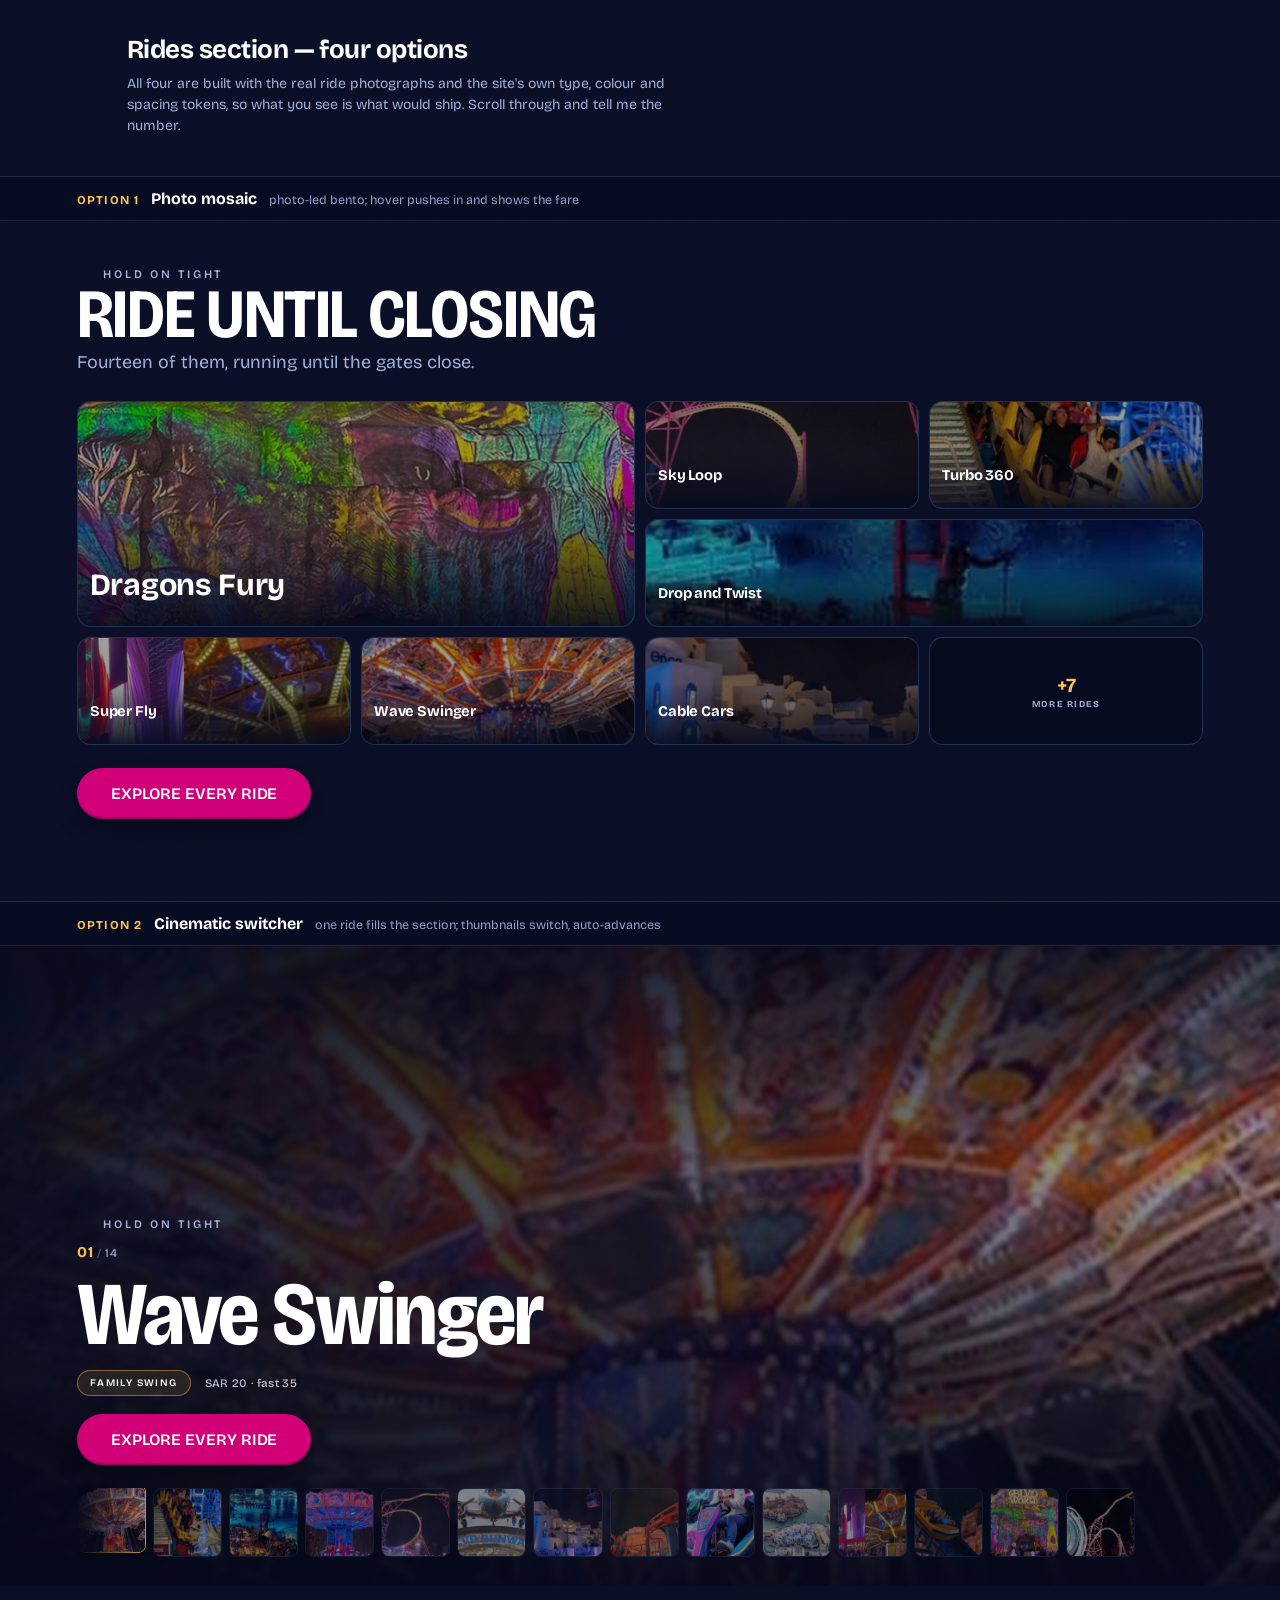
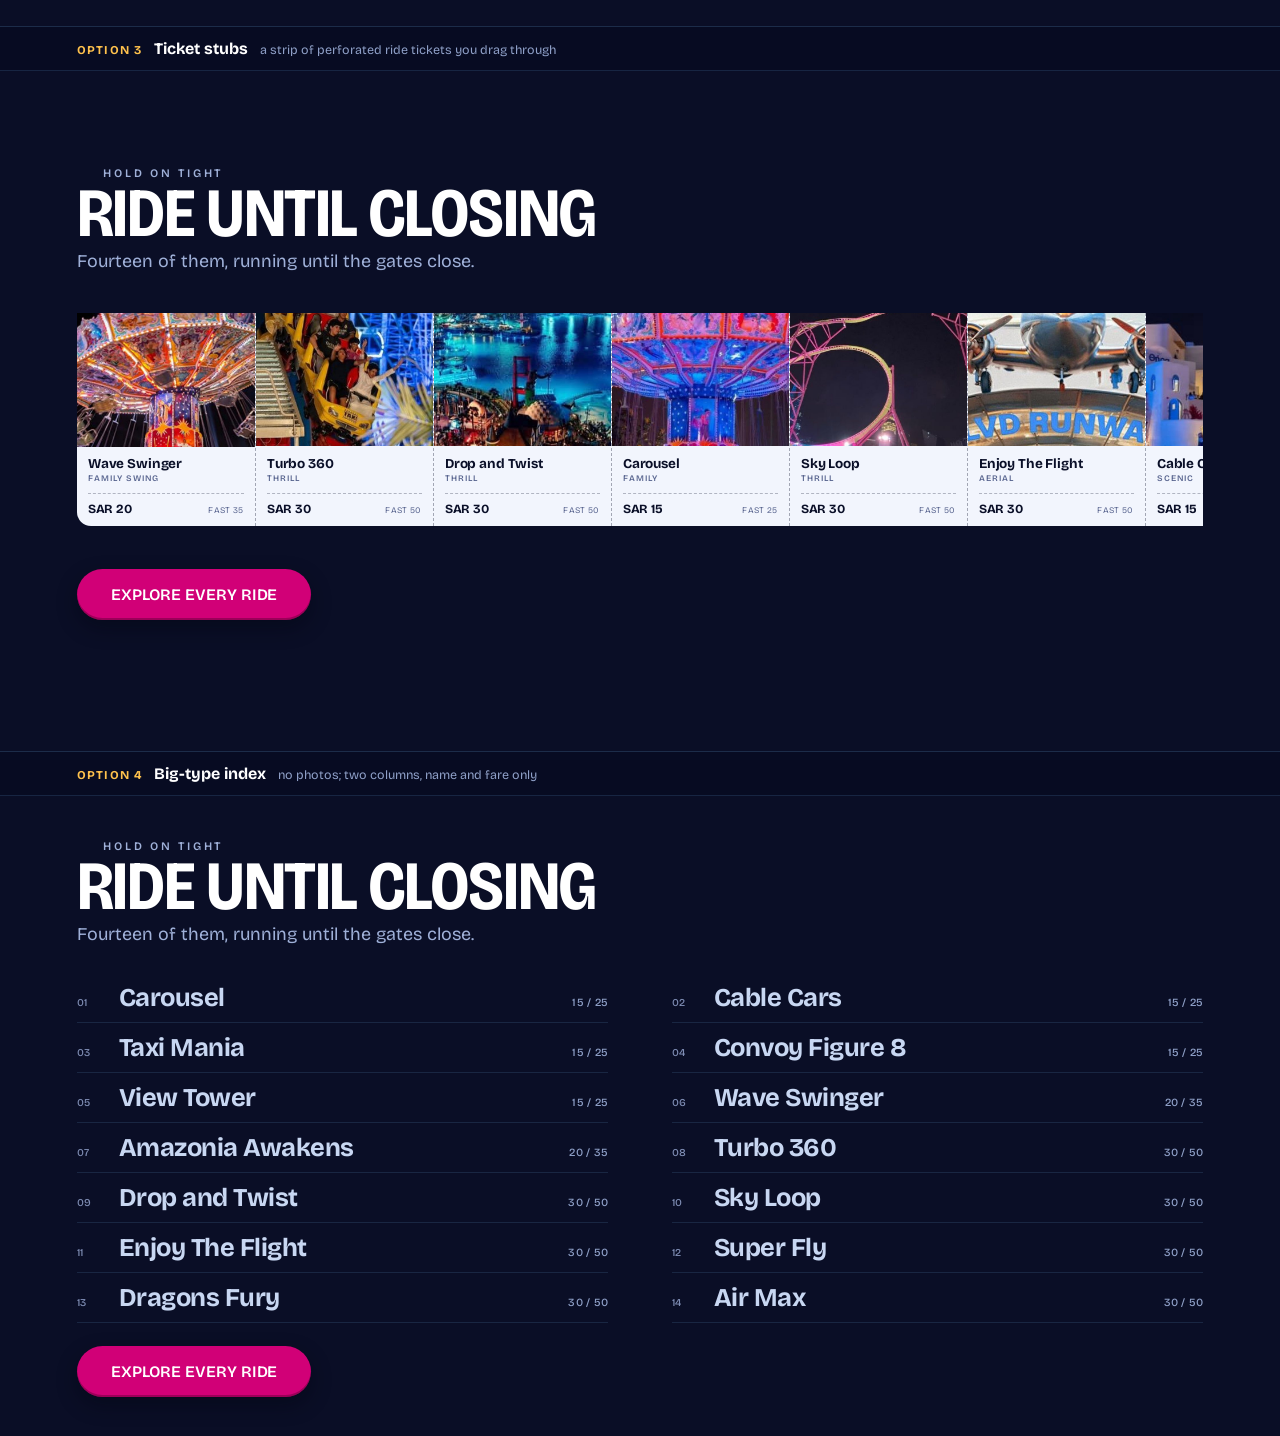
<file: rides-options.html>
<!DOCTYPE html>
<html lang="en">
<head>
<meta charset="UTF-8" />
<meta name="viewport" content="width=device-width, initial-scale=1.0" />
<title>Rides section — four options</title>
<link rel="preconnect" href="https://fonts.googleapis.com" />
<link rel="preconnect" href="https://fonts.gstatic.com" crossorigin />
<link href="https://fonts.googleapis.com/css2?family=Bricolage+Grotesque:opsz,wdth,wght@12..96,75..100,400..800&family=Instrument+Sans:wght@400;500;600;700&display=swap" rel="stylesheet" />
<link rel="stylesheet" href="css/main.css?v=372" />
<style>
  /* just the scaffolding for comparing — none of this ships.
     main.css locks html/body for the app shell, so this page unlocks them. */
  html, body { height: auto !important; overflow: visible !important; }
  body { background: #0a0e26; }
  .pick { padding: 34px var(--sec-x) 0; max-width: 1180px; margin-inline: auto; }
  .pick h1 { font-family: var(--disp); font-weight: 700; font-size: 26px; color: #fff; letter-spacing: -.02em; }
  .pick p { font-family: var(--body); color: #9fb0d8; font-size: 14px; margin-top: 8px; max-width: 62ch; line-height: 1.5; }
  .opt { position: relative; border-top: 1px solid rgba(124,196,255,.16); margin-top: 40px; }
  .opt-tag {
    position: sticky; top: 0; z-index: 40;
    display: flex; align-items: baseline; gap: 12px;
    padding: 12px var(--sec-x); background: rgba(8,12,34,.94); backdrop-filter: blur(10px);
    border-bottom: 1px solid rgba(124,196,255,.14);
  }
  .opt-tag b { font-family: var(--mono); font-size: 12px; font-weight: 700; color: var(--pick); letter-spacing: .1em; }
  .opt-tag span { font-family: var(--disp); font-weight: 700; font-size: 16px; color: #fff; }
  .opt-tag i { font-family: var(--body); font-style: normal; font-size: 12.5px; color: #8fa0c8; }
  .stage { min-height: 640px; display: grid; }
</style>
</head>
<body class="typo-body">

<div class="pick">
  <h1>Rides section — four options</h1>
  <p>All four are built with the real ride photographs and the site's own type, colour and spacing
     tokens, so what you see is what would ship. Scroll through and tell me the number.</p>
</div>

<!-- ══════════ A — PHOTO MOSAIC ══════════ -->
<section class="opt">
  <div class="opt-tag"><b>OPTION 1</b><span>Photo mosaic</span><i>photo-led bento; hover pushes in and shows the fare</i></div>
  <div class="stage">
    <section class="ridemos" id="opt-mosaic">
      <div class="rt-head">
        <p class="eyebrow"><span class="sec-num">02</span> HOLD ON TIGHT</p>
        <h2 class="sec-title">RIDE UNTIL CLOSING</h2>
        <p class="sec-sub">Fourteen of them, running until the gates close.</p>
      </div>
      <div class="rm-grid" id="rm-grid"></div>
      <div class="rt-foot">
        <a class="pill solid big-pill" href="#">EXPLORE EVERY RIDE<i class="rc-arrow"></i></a>
      </div>
    </section>
  </div>
</section>

<!-- ══════════ B — CINEMATIC SWITCHER ══════════ -->
<section class="opt">
  <div class="opt-tag"><b>OPTION 2</b><span>Cinematic switcher</span><i>one ride fills the section; thumbnails switch, auto-advances</i></div>
  <div class="stage">
    <section class="ridecine" id="opt-cine">
      <div class="rc-plates" id="rc-plates"></div>
      <div class="rc-veil"></div>
      <div class="rc-copy">
        <p class="eyebrow"><span class="sec-num">02</span> HOLD ON TIGHT</p>
        <p class="rc-idx"><b id="rc-no">01</b><i>/</i>14</p>
        <h2 class="sec-title" id="rc-name">Wave Swinger</h2>
        <p class="rc-meta"><span id="rc-kind">FAMILY SWING</span><em id="rc-fare">SAR 20 · fast 35</em></p>
        <a class="pill solid big-pill" href="#">EXPLORE EVERY RIDE<i class="rc-arrow"></i></a>
      </div>
      <div class="rc-strip" id="rc-strip"></div>
    </section>
  </div>
</section>

<!-- ══════════ C — TICKET STUBS ══════════ -->
<section class="opt">
  <div class="opt-tag"><b>OPTION 3</b><span>Ticket stubs</span><i>a strip of perforated ride tickets you drag through</i></div>
  <div class="stage">
    <section class="ridestub" id="opt-stub">
      <div class="rt-head">
        <p class="eyebrow"><span class="sec-num">02</span> HOLD ON TIGHT</p>
        <h2 class="sec-title">RIDE UNTIL CLOSING</h2>
        <p class="sec-sub">Fourteen of them, running until the gates close.</p>
      </div>
      <div class="rs-strip" id="rs-strip"></div>
      <div class="rt-foot">
        <a class="pill solid big-pill" href="#">EXPLORE EVERY RIDE<i class="rc-arrow"></i></a>
      </div>
    </section>
  </div>
</section>

<!-- ══════════ D — BIG-TYPE INDEX ══════════ -->
<section class="opt">
  <div class="opt-tag"><b>OPTION 4</b><span>Big-type index</span><i>no photos; two columns, name and fare only</i></div>
  <div class="stage">
    <section class="rideidx" id="opt-idx">
      <div class="rt-head">
        <p class="eyebrow"><span class="sec-num">02</span> HOLD ON TIGHT</p>
        <h2 class="sec-title">RIDE UNTIL CLOSING</h2>
        <p class="sec-sub">Fourteen of them, running until the gates close.</p>
      </div>
      <ol class="ri-list" id="ri-list"></ol>
      <div class="rt-foot">
        <a class="pill solid big-pill" href="#">EXPLORE EVERY RIDE<i class="rc-arrow"></i></a>
      </div>
    </section>
  </div>
</section>

<style>
/* ══════════ 1 · PHOTO MOSAIC ══════════ */
.ridemos {
  padding: var(--sec-y) var(--sec-x);
  display: grid; justify-items: center; align-content: center; gap: var(--sp-4);
}
.ridemos > * { width: 100%; max-width: min(1180px, 100%); }
.rm-grid {
  display: grid; gap: 10px;
  grid-template-columns: repeat(4, minmax(0, 1fr));
  grid-auto-rows: clamp(84px, 12vh, 118px);
}
.rm-tile {
  position: relative; display: block; overflow: hidden;
  border-radius: var(--r-md); border: var(--b-1); background: var(--s-well);
  transition: transform .5s var(--ease), border-color .5s var(--ease), box-shadow .5s var(--ease);
}
.rm-tile:nth-child(1) { grid-column: span 2; grid-row: span 2; }
.rm-tile:nth-child(4) { grid-column: span 2; }
.rm-tile img {
  position: absolute; inset: 0; width: 100%; height: 100%; object-fit: cover;
  filter: saturate(.95) brightness(.62); transition: filter .5s var(--ease), transform .7s var(--ease);
}
.rm-tile::after {
  content: ''; position: absolute; inset: 0;
  background: linear-gradient(180deg, transparent 42%, rgba(6,9,26,.9) 100%);
}
.rm-cap {
  position: absolute; left: 12px; right: 12px; bottom: 10px; z-index: 2;
  display: grid; gap: 2px;
}
.rm-cap b {
  font-family: var(--disp); font-weight: 700; color: #fff; line-height: 1.05;
  font-size: clamp(12px, 1.15vw, 15px); letter-spacing: -.01em;
}
.rm-tile:nth-child(1) .rm-cap b { font-size: clamp(20px, 2.4vw, 34px); }
.rm-cap span {
  font-family: var(--mono); font-size: 9.5px; font-weight: 500; color: rgba(226,236,255,.7);
  opacity: 0; transform: translateY(4px);
  transition: opacity .4s var(--ease), transform .4s var(--ease);
}
.rm-tile:hover { transform: translateY(-4px); border-color: var(--b-3); box-shadow: var(--sh-2); }
.rm-tile:hover img { filter: saturate(1.05) brightness(.86); transform: scale(1.05); }
.rm-tile:hover .rm-cap span { opacity: 1; transform: translateY(0); }
.rm-more {
  display: grid; place-content: center; gap: 2px; text-align: center;
  border-radius: var(--r-md); border: var(--b-2); background: var(--s-float);
  font-family: var(--disp); font-weight: 700; color: #fff;
}
.rm-more b { font-family: var(--mono); font-size: 20px; color: var(--pick); }
.rm-more span { font-family: var(--ui); font-size: 9px; letter-spacing: .14em; color: #9fb0d8; text-transform: uppercase; }

/* ══════════ 2 · CINEMATIC SWITCHER ══════════ */
.ridecine {
  position: relative; overflow: hidden; min-height: 640px;
  display: grid; align-content: end; gap: var(--sp-4);
  padding: var(--sec-y) var(--sec-x);
}
.rc-plates { position: absolute; inset: 0; }
.rc-plate { position: absolute; inset: 0; opacity: 0; transition: opacity 1s var(--ease); }
.rc-plate.on { opacity: 1; }
.rc-plate img { width: 100%; height: 100%; object-fit: cover; transform: scale(1.04); }
.rc-veil {
  position: absolute; inset: 0;
  background:
    linear-gradient(90deg, rgba(6,9,26,.94) 0%, rgba(6,9,26,.7) 46%, rgba(6,9,26,.34) 100%),
    linear-gradient(180deg, rgba(6,9,26,.7), transparent 34%, rgba(6,9,26,.92));
}
.rc-copy {
  position: relative; z-index: 2; display: grid; justify-items: start; gap: var(--sp-2);
  width: 100%; max-width: min(1180px, 100%); margin-inline: auto;
}
.rc-idx { font-family: var(--mono); font-size: 12px; color: #9fb0d8; letter-spacing: .08em; }
.rc-idx b { color: var(--pick); font-weight: 700; font-size: 15px; }
.rc-idx i { opacity: .5; padding: 0 3px; font-style: normal; }
.ridecine .sec-title { text-align: left; font-size: clamp(38px, 7vw, 92px); }
.rc-meta { display: flex; align-items: center; gap: 14px; }
.rc-meta span {
  font-family: var(--ui); font-weight: 600; font-size: 10px; letter-spacing: .14em;
  text-transform: uppercase; color: #fff;
  padding: 6px 12px; border-radius: var(--r-pill); border: var(--b-gold); background: var(--s-gold);
}
.rc-meta em {
  font-family: var(--mono); font-style: normal; font-size: 11.5px; font-weight: 500;
  color: rgba(226,236,255,.82); letter-spacing: .03em;
}
.rc-copy .pill { margin-top: 6px; }
.rc-strip {
  position: relative; z-index: 2;
  display: flex; gap: 7px; overflow-x: auto; scrollbar-width: none;
  width: 100%; max-width: min(1180px, 100%); margin-inline: auto;
}
.rc-strip::-webkit-scrollbar { display: none; }
.rc-thumb {
  position: relative; flex: none; width: clamp(48px, 5.4vw, 70px); aspect-ratio: 1;
  border-radius: var(--r-sm); overflow: hidden; cursor: pointer;
  border: 1px solid rgba(124,196,255,.2); opacity: .5;
  transition: opacity .4s var(--ease), transform .4s var(--ease), border-color .4s var(--ease);
}
.rc-thumb img { width: 100%; height: 100%; object-fit: cover; }
.rc-thumb:hover { opacity: .85; transform: translateY(-2px); }
.rc-thumb.on { opacity: 1; border-color: var(--pick); transform: translateY(-4px); box-shadow: var(--sh-1); }

/* ══════════ 3 · TICKET STUBS ══════════ */
.ridestub {
  padding: var(--sec-y) var(--sec-x);
  display: grid; justify-items: center; align-content: center; gap: var(--sp-4);
}
.ridestub > * { width: 100%; max-width: min(1180px, 100%); }
.rs-strip {
  display: flex; gap: 0; overflow-x: auto; padding: 14px 0 20px;
  scrollbar-width: none; scroll-snap-type: x proximity;
}
.rs-strip::-webkit-scrollbar { display: none; }
.rs-stub {
  position: relative; flex: none; scroll-snap-align: center;
  width: clamp(132px, 15vw, 178px);
  display: grid; grid-template-rows: 1fr auto auto;
  background: #f2f5fd; color: #0a0f28; cursor: pointer;
  transition: transform .45s var(--ease), box-shadow .45s var(--ease);
  /* the perforation between stubs */
  border-left: 1.5px dashed rgba(10,15,40,.34);
}
.rs-stub:first-child { border-left: 0; border-radius: var(--r-md) 0 0 var(--r-md); }
.rs-stub:last-child  { border-radius: 0 var(--r-md) var(--r-md) 0; }
.rs-shot { position: relative; overflow: hidden; aspect-ratio: 4/3; background: #0a0f28; }
.rs-shot img { width: 100%; height: 100%; object-fit: cover; }
.rs-body { padding: 9px 11px 4px; display: grid; gap: 2px; }
.rs-body b { font-family: var(--disp); font-weight: 700; font-size: 13.5px; line-height: 1.12; letter-spacing: -.01em; }
.rs-body span { font-family: var(--ui); font-size: 8.5px; font-weight: 600; letter-spacing: .12em; text-transform: uppercase; color: #5a6690; }
.rs-foot {
  margin: 6px 11px 10px; padding-top: 7px; border-top: 1px dashed rgba(10,15,40,.28);
  display: flex; align-items: baseline; justify-content: space-between;
}
.rs-foot em { font-family: var(--mono); font-style: normal; font-weight: 700; font-size: 12.5px; letter-spacing: -.02em; }
.rs-foot i { font-family: var(--mono); font-style: normal; font-size: 8.5px; color: #5a6690; letter-spacing: .04em; }
.rs-stub:hover { transform: translateY(-9px) rotate(-1deg); box-shadow: var(--sh-3); z-index: 3; }
.rs-hint { font-family: var(--mono); font-size: 10px; color: #8fa0c8; letter-spacing: .1em; text-align: center; }

/* ══════════ 4 · BIG-TYPE INDEX ══════════ */
.rideidx {
  padding: var(--sec-y) var(--sec-x);
  display: grid; justify-items: center; align-content: center; gap: var(--sp-4);
}
.rideidx > * { width: 100%; max-width: min(1180px, 100%); }
.ri-list {
  list-style: none; margin: 0; padding: 0;
  display: grid; grid-template-columns: repeat(2, minmax(0, 1fr)); column-gap: clamp(28px, 5vw, 72px);
}
.ri-row {
  display: grid; grid-template-columns: 30px 1fr auto; align-items: baseline; gap: 12px;
  padding: 9px 0; border-bottom: 1px solid rgba(124,196,255,.13);
  cursor: pointer; transition: border-color .35s var(--ease);
}
.ri-row:hover { border-color: rgba(255,194,77,.5); }
.ri-no { font-family: var(--mono); font-size: 10.5px; font-weight: 500; color: #7f8db4; }
.ri-name {
  font-family: var(--disp); font-weight: 700; font-size: clamp(17px, 2vw, 26px);
  letter-spacing: -.02em; color: #c8d7f2; transition: color .35s var(--ease);
}
.ri-row:hover .ri-name { color: #fff; }
.ri-fare { font-family: var(--mono); font-size: 11px; font-weight: 500; color: #8fa0c8; letter-spacing: .02em; }
.ri-row:hover .ri-fare { color: var(--pick); }
@media (max-width: 720px) { .ri-list { grid-template-columns: minmax(0, 1fr); } .rm-grid { grid-template-columns: repeat(2, minmax(0,1fr)); } }
</style>

<script src="js/data.js?v=372"></script>
<script>
(function () {
  const R = window.WBK.rides;
  const HEAT = { THRILL: 3, AERIAL: 3, ADVENTURE: 2, "FAMILY SWING": 2, FAMILY: 1, SCENIC: 1 };

  /* 1 — mosaic: the seven biggest names get a tile, the rest a counter */
  const FEATURE = ["Dragons Fury", "Sky Loop", "Turbo 360", "Drop and Twist", "Super Fly", "Wave Swinger", "Cable Cars"];
  const feat = FEATURE.map((n) => R.find((r) => r.name === n)).filter(Boolean);
  document.getElementById("rm-grid").innerHTML =
    feat.map((r) => `
      <a class="rm-tile" href="#">
        <img src="img/rides/${r.img}" alt="${r.name}" loading="lazy">
        <span class="rm-cap"><b>${r.name}</b><span>SAR ${r.reg} · fast ${r.fast}</span></span>
      </a>`).join("") +
    `<a class="rm-more" href="#"><b>+${R.length - feat.length}</b><span>more rides</span></a>`;

  /* 2 — cinematic switcher */
  const plates = document.getElementById("rc-plates");
  const strip = document.getElementById("rc-strip");
  plates.innerHTML = R.map((r, i) => `
    <div class="rc-plate${i ? "" : " on"}"><img src="img/rides/${r.img}" alt="" loading="${i ? "lazy" : "eager"}"></div>`).join("");
  strip.innerHTML = R.map((r, i) => `
    <button class="rc-thumb${i ? "" : " on"}" data-i="${i}" aria-label="${r.name}">
      <img src="img/rides/${r.img}" alt="" loading="lazy"></button>`).join("");
  const pl = [...plates.children], th = [...strip.children];
  const no = document.getElementById("rc-no"), nm = document.getElementById("rc-name");
  const kd = document.getElementById("rc-kind"), fa = document.getElementById("rc-fare");
  let ci = 0, timer = null;
  function goCine(i) {
    ci = (i + R.length) % R.length;
    const r = R[ci];
    pl.forEach((p, n) => p.classList.toggle("on", n === ci));
    th.forEach((t, n) => t.classList.toggle("on", n === ci));
    no.textContent = String(ci + 1).padStart(2, "0");
    nm.textContent = r.name; kd.textContent = r.kind;
    fa.textContent = `SAR ${r.reg} · fast ${r.fast}`;
    th[ci].scrollIntoView({ inline: "center", block: "nearest", behavior: "smooth" });
  }
  strip.addEventListener("click", (e) => {
    const t = e.target.closest(".rc-thumb");
    if (t) { clearInterval(timer); goCine(+t.dataset.i); }
  });
  timer = setInterval(() => goCine(ci + 1), 3800);

  /* 3 — ticket stubs */
  document.getElementById("rs-strip").innerHTML = R.map((r) => `
    <div class="rs-stub">
      <span class="rs-shot"><img src="img/rides/${r.img}" alt="" loading="lazy"></span>
      <div class="rs-body"><b>${r.name}</b><span>${r.kind}</span></div>
      <div class="rs-foot"><em>SAR ${r.reg}</em><i>FAST ${r.fast}</i></div>
    </div>`).join("");

  /* 4 — big-type index, sorted gentlest first */
  const sorted = [...R].sort((a, b) => (HEAT[a.kind] || 2) - (HEAT[b.kind] || 2));
  document.getElementById("ri-list").innerHTML = sorted.map((r, i) => `
    <li class="ri-row">
      <span class="ri-no">${String(i + 1).padStart(2, "0")}</span>
      <span class="ri-name">${r.name}</span>
      <span class="ri-fare">${r.reg} / ${r.fast}</span>
    </li>`).join("");
})();
</script>
</body>
</html>
</file>
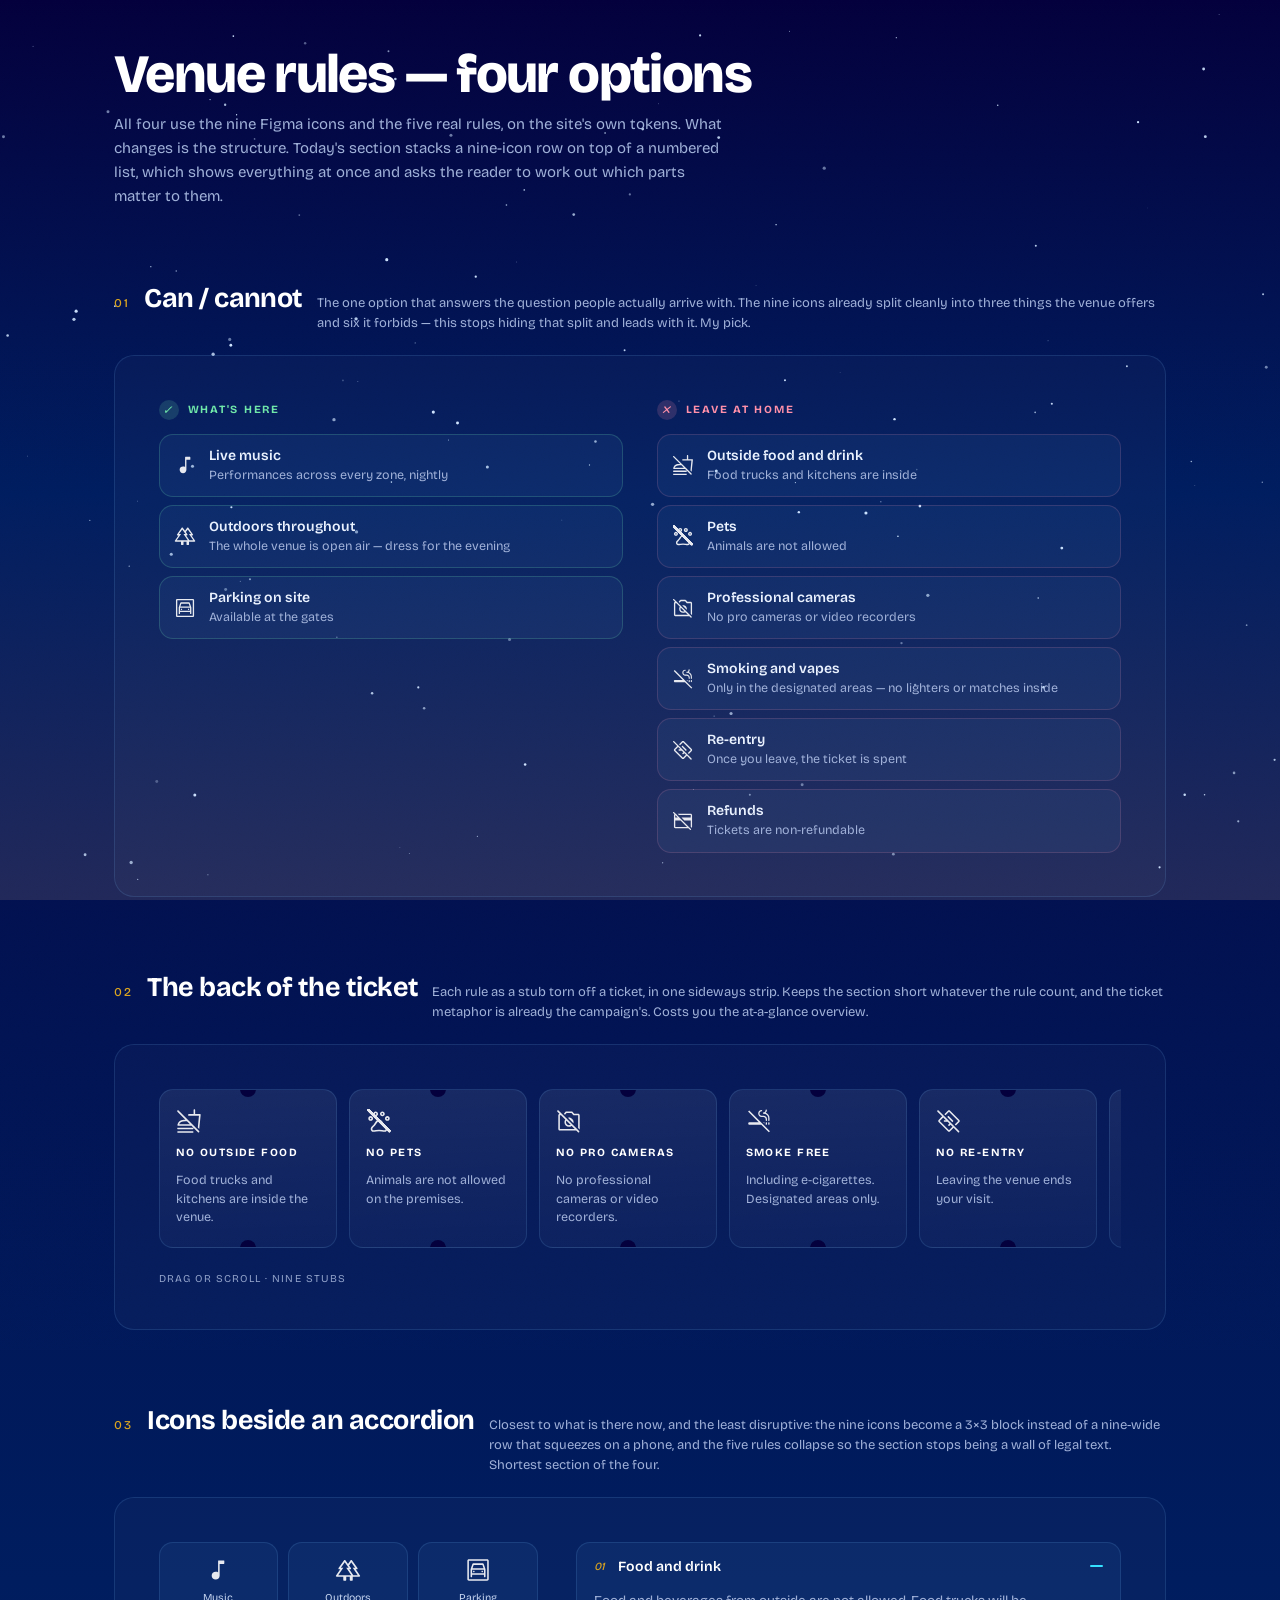
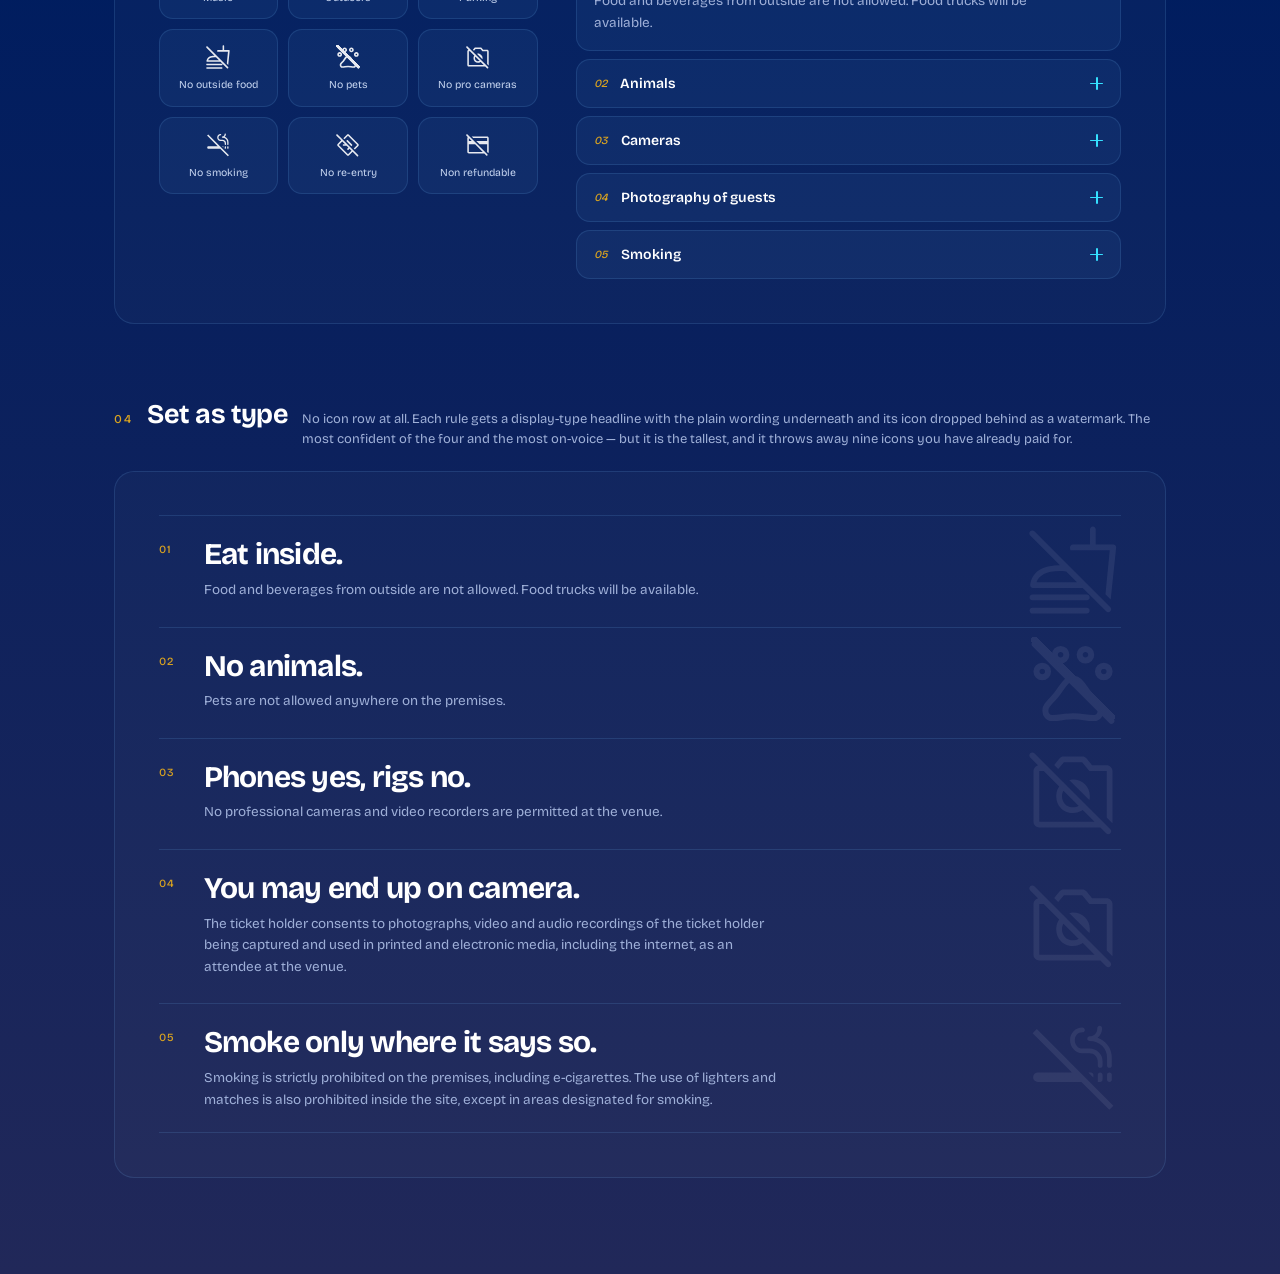
<file: rules-options.html>
<!DOCTYPE html>
<html lang="en">
<head>
<meta charset="UTF-8" />
<meta name="viewport" content="width=device-width, initial-scale=1.0" />
<title>Venue rules — four options</title>
<link rel="preconnect" href="https://fonts.googleapis.com" />
<link rel="preconnect" href="https://fonts.gstatic.com" crossorigin />
<link href="https://fonts.googleapis.com/css2?family=Bricolage+Grotesque:opsz,wdth,wght@12..96,75..100,400..800&family=Instrument+Sans:wght@400;500;600;700&display=swap" rel="stylesheet" />
<!-- the site's own tokens, so what is on this page is what would land -->
<link rel="stylesheet" href="css/main.css?v=525" />
<style>
  /* ── the page this comparison sits on ─────────────────────────────────────
     Not a design, just a rig: each option gets a full-width bay, a number, a
     name, and a line on what it is actually for. Everything inside a bay is
     built from the site's tokens and the real nine icons and five rules, so the
     comparison is between designs rather than between mock-ups. */
  /* main.css locks the page: `html, body { height: 100%; overflow: hidden }`, because
     the site scrolls inside #view-home rather than in the document. This page has no
     #view-home, so it has to hand scrolling back to the document or nothing below the
     first screen can be reached. */
  html, body { height: auto; overflow: visible; }
  body { background: var(--page-bg); min-height: 100vh; }
  /* #stars-page is fixed with z-index: 0 and an opaque background, and a positioned
     element paints above static in-flow content whatever the source order — which is
     why every section in index.html carries z-index: 11. This needs the same. */
  .rig {
    position: relative; z-index: 11;
    max-width: 1180px; margin: 0 auto; padding: 48px 5vw 96px; display: grid; gap: 74px;
  }
  .rig-head { display: grid; gap: 10px; }
  .rig-head h1 {
    font-family: var(--disp); font-weight: 800; font-size: clamp(30px, 5vw, 54px);
    letter-spacing: -.03em; line-height: 1; color: #fff;
  }
  .rig-head p { max-width: 62ch; color: var(--dim); font-size: 15px; line-height: 1.6; }
  .bay { display: grid; gap: 22px; }
  .bay-top { display: flex; align-items: baseline; gap: 14px; flex-wrap: wrap; }
  .bay-no {
    font-family: var(--mono); font-size: 12px; font-weight: 500; letter-spacing: .18em;
    color: var(--logo-gold);
  }
  .bay-name {
    font-family: var(--disp); font-weight: 700; font-size: clamp(19px, 2.4vw, 27px);
    letter-spacing: -.02em; color: #fff;
  }
  .bay-why { flex: 1 1 24ch; min-width: 22ch; font-size: 13px; line-height: 1.55; color: var(--dim); }
  .bay-body {
    padding: clamp(22px, 3.4vw, 44px);
    border-radius: var(--r-lg); border: var(--b-1); background: rgba(255, 255, 255, .022);
  }

  /* ══ 1 · SPLIT: WHAT YOU CAN, WHAT YOU CANNOT ══ */
  .sp { display: grid; gap: clamp(18px, 2.6vw, 34px); grid-template-columns: repeat(auto-fit, minmax(280px, 1fr)); }
  .sp-col { display: grid; gap: 14px; align-content: start; }
  .sp-cap {
    display: flex; align-items: center; gap: 9px;
    font-family: var(--ui); font-size: 11px; font-weight: 700; letter-spacing: .16em;
    text-transform: uppercase;
  }
  .sp-cap i {
    display: grid; place-items: center; width: 20px; height: 20px; border-radius: 50%;
    font-size: 12px; font-weight: 700;
  }
  .sp-yes .sp-cap { color: #6ee7a8; }
  .sp-yes .sp-cap i { background: rgba(110, 231, 168, .16); color: #6ee7a8; }
  .sp-no .sp-cap { color: #ff8fa8; }
  .sp-no .sp-cap i { background: rgba(255, 143, 168, .16); color: #ff8fa8; }
  .sp-items { list-style: none; margin: 0; padding: 0; display: grid; gap: 8px; }
  .sp-items li {
    display: flex; align-items: center; gap: 13px;
    padding: 12px 14px; border-radius: var(--r-md);
    background: var(--s-well); border: var(--b-1);
  }
  .sp-yes .sp-items li { border-color: rgba(110, 231, 168, .2); }
  .sp-no .sp-items li { border-color: rgba(255, 143, 168, .16); }
  .sp-items img { width: 22px; height: 22px; filter: brightness(0) invert(1); opacity: .9; flex: none; }
  .sp-items b { font-family: var(--body); font-weight: 600; font-size: 14px; color: #eaf2ff; }
  .sp-items span { font-size: 12.5px; line-height: 1.45; color: var(--dim); }
  .sp-items div { display: grid; gap: 2px; min-width: 0; }

  /* ══ 2 · THE BACK OF THE TICKET ══
     Named stub-*, because main.css already owns the whole tk-* namespace for the
     package cards and it is loaded before this — the first pass used tk-stub, which
     main.css also defines, and the strip collapsed. */
  .stubs { display: grid; gap: 16px; }
  .stub-strip {
    display: flex; gap: 12px; overflow-x: auto; padding-bottom: 8px;
    scrollbar-width: thin; scroll-snap-type: x proximity;
  }
  .stub {
    flex: 0 0 auto; width: 178px; scroll-snap-align: start;
    display: grid; gap: 12px; align-content: start;
    padding: 18px 16px 20px; border-radius: var(--r-md);
    background: linear-gradient(178deg, rgba(255, 255, 255, .07), rgba(255, 255, 255, .028));
    border: var(--b-1);
    /* the notch, so it reads as a stub torn off a ticket */
    position: relative; overflow: hidden;
  }
  .stub::before, .stub::after {
    content: ''; position: absolute; left: 50%; width: 16px; height: 16px;
    border-radius: 50%; background: var(--logo-1); transform: translateX(-50%);
  }
  .stub::before { top: -9px; }
  .stub::after { bottom: -9px; }
  .stub img { width: 26px; height: 26px; filter: brightness(0) invert(1); opacity: .9; }
  .stub b {
    font-family: var(--ui); font-size: 11px; font-weight: 700; letter-spacing: .13em;
    text-transform: uppercase; color: #fff;
  }
  .stub p { margin: 0; font-size: 12.5px; line-height: 1.5; color: var(--dim); }
  .stub-note {
    font-family: var(--mono); font-size: 10.5px; letter-spacing: .1em;
    text-transform: uppercase; color: #8fa0c8;
  }

  /* ══ 3 · ICON GRID BESIDE AN ACCORDION ══ */
  .ac { display: grid; gap: clamp(20px, 3vw, 40px); grid-template-columns: minmax(220px, .82fr) minmax(300px, 1.18fr); }
  @media (max-width: 780px) { .ac { grid-template-columns: minmax(0, 1fr); } }
  .ac-grid {
    list-style: none; margin: 0; padding: 0;
    display: grid; grid-template-columns: repeat(3, minmax(0, 1fr)); gap: 10px;
    align-content: start;
  }
  .ac-grid li {
    display: grid; justify-items: center; gap: 8px; text-align: center;
    padding: 14px 7px; border-radius: var(--r-md);
    background: var(--s-well); border: var(--b-1);
  }
  .ac-grid img { width: 26px; height: 26px; filter: brightness(0) invert(1); opacity: .9; }
  .ac-grid span { font-size: 10.5px; line-height: 1.3; color: #c8d7f2; }
  .ac-rules { display: grid; gap: 8px; align-content: start; }
  .ac-item { border-radius: var(--r-md); background: var(--s-well); border: var(--b-1); overflow: hidden; }
  .ac-item summary {
    display: flex; align-items: center; gap: 13px; cursor: pointer; list-style: none;
    padding: 15px 17px;
    font-family: var(--body); font-weight: 600; font-size: 14px; color: #fff;
  }
  .ac-item summary::-webkit-details-marker { display: none; }
  .ac-item summary i {
    flex: none; font-family: var(--mono); font-size: 11px; font-weight: 500;
    color: var(--logo-gold);
  }
  .ac-item summary b { flex: 1; font-weight: 600; }
  .ac-item summary em {
    flex: none; width: 13px; height: 13px; position: relative;
  }
  .ac-item summary em::before, .ac-item summary em::after {
    content: ''; position: absolute; inset: 0; margin: auto;
    background: var(--cyan); border-radius: 1px;
  }
  .ac-item summary em::before { width: 100%; height: 1.6px; }
  .ac-item summary em::after { width: 1.6px; height: 100%; transition: opacity .25s; }
  .ac-item[open] summary em::after { opacity: 0; }
  .ac-item p { margin: 0; padding: 0 44px 16px 17px; font-size: 13.5px; line-height: 1.65; color: var(--dim); }

  /* ══ 4 · THE RULES SET AS TYPE ══ */
  .ed { display: grid; gap: 4px; }
  .ed-row {
    position: relative; display: grid; gap: 10px;
    grid-template-columns: auto minmax(0, 1fr);
    align-items: start;
    padding: 22px 0; border-top: var(--b-1);
  }
  .ed-row:last-child { border-bottom: var(--b-1); }
  .ed-no {
    font-family: var(--mono); font-size: 11px; font-weight: 500; letter-spacing: .12em;
    color: var(--logo-gold); padding-top: 5px; min-width: 3.2em;
  }
  .ed-txt { display: grid; gap: 7px; }
  .ed-txt b {
    font-family: var(--disp); font-weight: 700; font-size: clamp(19px, 2.5vw, 30px);
    letter-spacing: -.025em; line-height: 1.12; color: #fff;
  }
  .ed-txt span { font-size: 13.5px; line-height: 1.6; color: var(--dim); max-width: 64ch; }
  /* the icon sits behind the words, large and quiet, so it reads as a mark on the
     page rather than a bullet beside it */
  .ed-row img {
    position: absolute; right: 0; top: 50%; transform: translateY(-50%);
    width: clamp(54px, 8vw, 96px); height: auto;
    filter: brightness(0) invert(1); opacity: .07; pointer-events: none;
  }
</style>
</head>
<body class="typo-body">
<canvas id="stars-page" class="stars page-sky" aria-hidden="true"></canvas>

<div class="rig">
  <header class="rig-head">
    <h1>Venue rules — four options</h1>
    <p>All four use the nine Figma icons and the five real rules, on the site's own
      tokens. What changes is the structure. Today's section stacks a nine-icon row
      on top of a numbered list, which shows everything at once and asks the reader
      to work out which parts matter to them.</p>
  </header>

  <!-- ─────────────────────────── 1 ─────────────────────────── -->
  <section class="bay">
    <div class="bay-top">
      <span class="bay-no">01</span>
      <h2 class="bay-name">Can / cannot</h2>
      <p class="bay-why">The one option that answers the question people actually
        arrive with. The nine icons already split cleanly into three things the venue
        offers and six it forbids — this stops hiding that split and leads with it.
        My pick.</p>
    </div>
    <div class="bay-body">
      <div class="sp">
        <div class="sp-col sp-yes">
          <p class="sp-cap"><i>✓</i>What's here</p>
          <ul class="sp-items">
            <li><img src="img/rules/music-note.svg" alt="" /><div><b>Live music</b><span>Performances across every zone, nightly</span></div></li>
            <li><img src="img/rules/forest.svg" alt="" /><div><b>Outdoors throughout</b><span>The whole venue is open air — dress for the evening</span></div></li>
            <li><img src="img/rules/garage.svg" alt="" /><div><b>Parking on site</b><span>Available at the gates</span></div></li>
          </ul>
        </div>
        <div class="sp-col sp-no">
          <p class="sp-cap"><i>✕</i>Leave at home</p>
          <ul class="sp-items">
            <li><img src="img/rules/no-food.svg" alt="" /><div><b>Outside food and drink</b><span>Food trucks and kitchens are inside</span></div></li>
            <li><img src="img/rules/pets.svg" alt="" /><div><b>Pets</b><span>Animals are not allowed</span></div></li>
            <li><img src="img/rules/no-photography.svg" alt="" /><div><b>Professional cameras</b><span>No pro cameras or video recorders</span></div></li>
            <li><img src="img/rules/smoke-free.svg" alt="" /><div><b>Smoking and vapes</b><span>Only in the designated areas — no lighters or matches inside</span></div></li>
            <li><img src="img/rules/no-reentry.svg" alt="" /><div><b>Re-entry</b><span>Once you leave, the ticket is spent</span></div></li>
            <li><img src="img/rules/non-refundable.svg" alt="" /><div><b>Refunds</b><span>Tickets are non-refundable</span></div></li>
          </ul>
        </div>
      </div>
    </div>
  </section>

  <!-- ─────────────────────────── 2 ─────────────────────────── -->
  <section class="bay">
    <div class="bay-top">
      <span class="bay-no">02</span>
      <h2 class="bay-name">The back of the ticket</h2>
      <p class="bay-why">Each rule as a stub torn off a ticket, in one sideways
        strip. Keeps the section short whatever the rule count, and the ticket
        metaphor is already the campaign's. Costs you the at-a-glance overview.</p>
    </div>
    <div class="bay-body">
      <div class="stubs">
        <div class="stub-strip">
          <div class="stub"><img src="img/rules/no-food.svg" alt="" /><b>No outside food</b><p>Food trucks and kitchens are inside the venue.</p></div>
          <div class="stub"><img src="img/rules/pets.svg" alt="" /><b>No pets</b><p>Animals are not allowed on the premises.</p></div>
          <div class="stub"><img src="img/rules/no-photography.svg" alt="" /><b>No pro cameras</b><p>No professional cameras or video recorders.</p></div>
          <div class="stub"><img src="img/rules/smoke-free.svg" alt="" /><b>Smoke free</b><p>Including e-cigarettes. Designated areas only.</p></div>
          <div class="stub"><img src="img/rules/no-reentry.svg" alt="" /><b>No re-entry</b><p>Leaving the venue ends your visit.</p></div>
          <div class="stub"><img src="img/rules/non-refundable.svg" alt="" /><b>Non refundable</b><p>Tickets cannot be refunded once bought.</p></div>
          <div class="stub"><img src="img/rules/garage.svg" alt="" /><b>Parking</b><p>Parking is available at the gates.</p></div>
          <div class="stub"><img src="img/rules/forest.svg" alt="" /><b>Open air</b><p>The venue is outdoors from end to end.</p></div>
          <div class="stub"><img src="img/rules/music-note.svg" alt="" /><b>Live music</b><p>Performances run nightly in every zone.</p></div>
        </div>
        <p class="stub-note">Drag or scroll · nine stubs</p>
      </div>
    </div>
  </section>

  <!-- ─────────────────────────── 3 ─────────────────────────── -->
  <section class="bay">
    <div class="bay-top">
      <span class="bay-no">03</span>
      <h2 class="bay-name">Icons beside an accordion</h2>
      <p class="bay-why">Closest to what is there now, and the least disruptive: the
        nine icons become a 3&#215;3 block instead of a nine-wide row that squeezes on
        a phone, and the five rules collapse so the section stops being a wall of
        legal text. Shortest section of the four.</p>
    </div>
    <div class="bay-body">
      <div class="ac">
        <ul class="ac-grid">
          <li><img src="img/rules/music-note.svg" alt="" /><span>Music</span></li>
          <li><img src="img/rules/forest.svg" alt="" /><span>Outdoors</span></li>
          <li><img src="img/rules/garage.svg" alt="" /><span>Parking</span></li>
          <li><img src="img/rules/no-food.svg" alt="" /><span>No outside food</span></li>
          <li><img src="img/rules/pets.svg" alt="" /><span>No pets</span></li>
          <li><img src="img/rules/no-photography.svg" alt="" /><span>No pro cameras</span></li>
          <li><img src="img/rules/smoke-free.svg" alt="" /><span>No smoking</span></li>
          <li><img src="img/rules/no-reentry.svg" alt="" /><span>No re-entry</span></li>
          <li><img src="img/rules/non-refundable.svg" alt="" /><span>Non refundable</span></li>
        </ul>
        <div class="ac-rules">
          <details class="ac-item" open>
            <summary><i>01</i><b>Food and drink</b><em></em></summary>
            <p>Food and beverages from outside are not allowed. Food trucks will be available.</p>
          </details>
          <details class="ac-item">
            <summary><i>02</i><b>Animals</b><em></em></summary>
            <p>Animals are not allowed.</p>
          </details>
          <details class="ac-item">
            <summary><i>03</i><b>Cameras</b><em></em></summary>
            <p>No professional cameras and video recorders are permitted at the venue.</p>
          </details>
          <details class="ac-item">
            <summary><i>04</i><b>Photography of guests</b><em></em></summary>
            <p>The ticket holder consents to photographs, video and audio recordings of the
              ticket holder being captured and used in printed and electronic media,
              including the internet, as an attendee at the venue.</p>
          </details>
          <details class="ac-item">
            <summary><i>05</i><b>Smoking</b><em></em></summary>
            <p>Smoking is strictly prohibited on the premises, including e-cigarettes. The
              use of lighters and matches is also prohibited inside the site, except in
              areas designated for smoking.</p>
          </details>
        </div>
      </div>
    </div>
  </section>

  <!-- ─────────────────────────── 4 ─────────────────────────── -->
  <section class="bay">
    <div class="bay-top">
      <span class="bay-no">04</span>
      <h2 class="bay-name">Set as type</h2>
      <p class="bay-why">No icon row at all. Each rule gets a display-type headline
        with the plain wording underneath and its icon dropped behind as a watermark.
        The most confident of the four and the most on-voice — but it is the tallest,
        and it throws away nine icons you have already paid for.</p>
    </div>
    <div class="bay-body">
      <div class="ed">
        <div class="ed-row">
          <span class="ed-no">01</span>
          <div class="ed-txt"><b>Eat inside.</b><span>Food and beverages from outside are not allowed. Food trucks will be available.</span></div>
          <img src="img/rules/no-food.svg" alt="" />
        </div>
        <div class="ed-row">
          <span class="ed-no">02</span>
          <div class="ed-txt"><b>No animals.</b><span>Pets are not allowed anywhere on the premises.</span></div>
          <img src="img/rules/pets.svg" alt="" />
        </div>
        <div class="ed-row">
          <span class="ed-no">03</span>
          <div class="ed-txt"><b>Phones yes, rigs no.</b><span>No professional cameras and video recorders are permitted at the venue.</span></div>
          <img src="img/rules/no-photography.svg" alt="" />
        </div>
        <div class="ed-row">
          <span class="ed-no">04</span>
          <div class="ed-txt"><b>You may end up on camera.</b><span>The ticket holder consents to photographs, video and audio recordings of the ticket holder being captured and used in printed and electronic media, including the internet, as an attendee at the venue.</span></div>
          <img src="img/rules/no-photography.svg" alt="" />
        </div>
        <div class="ed-row">
          <span class="ed-no">05</span>
          <div class="ed-txt"><b>Smoke only where it says so.</b><span>Smoking is strictly prohibited on the premises, including e-cigarettes. The use of lighters and matches is also prohibited inside the site, except in areas designated for smoking.</span></div>
          <img src="img/rules/smoke-free.svg" alt="" />
        </div>
      </div>
    </div>
  </section>
</div>

<script src="js/scene.js?v=525"></script>
</body>
</html>
</file>
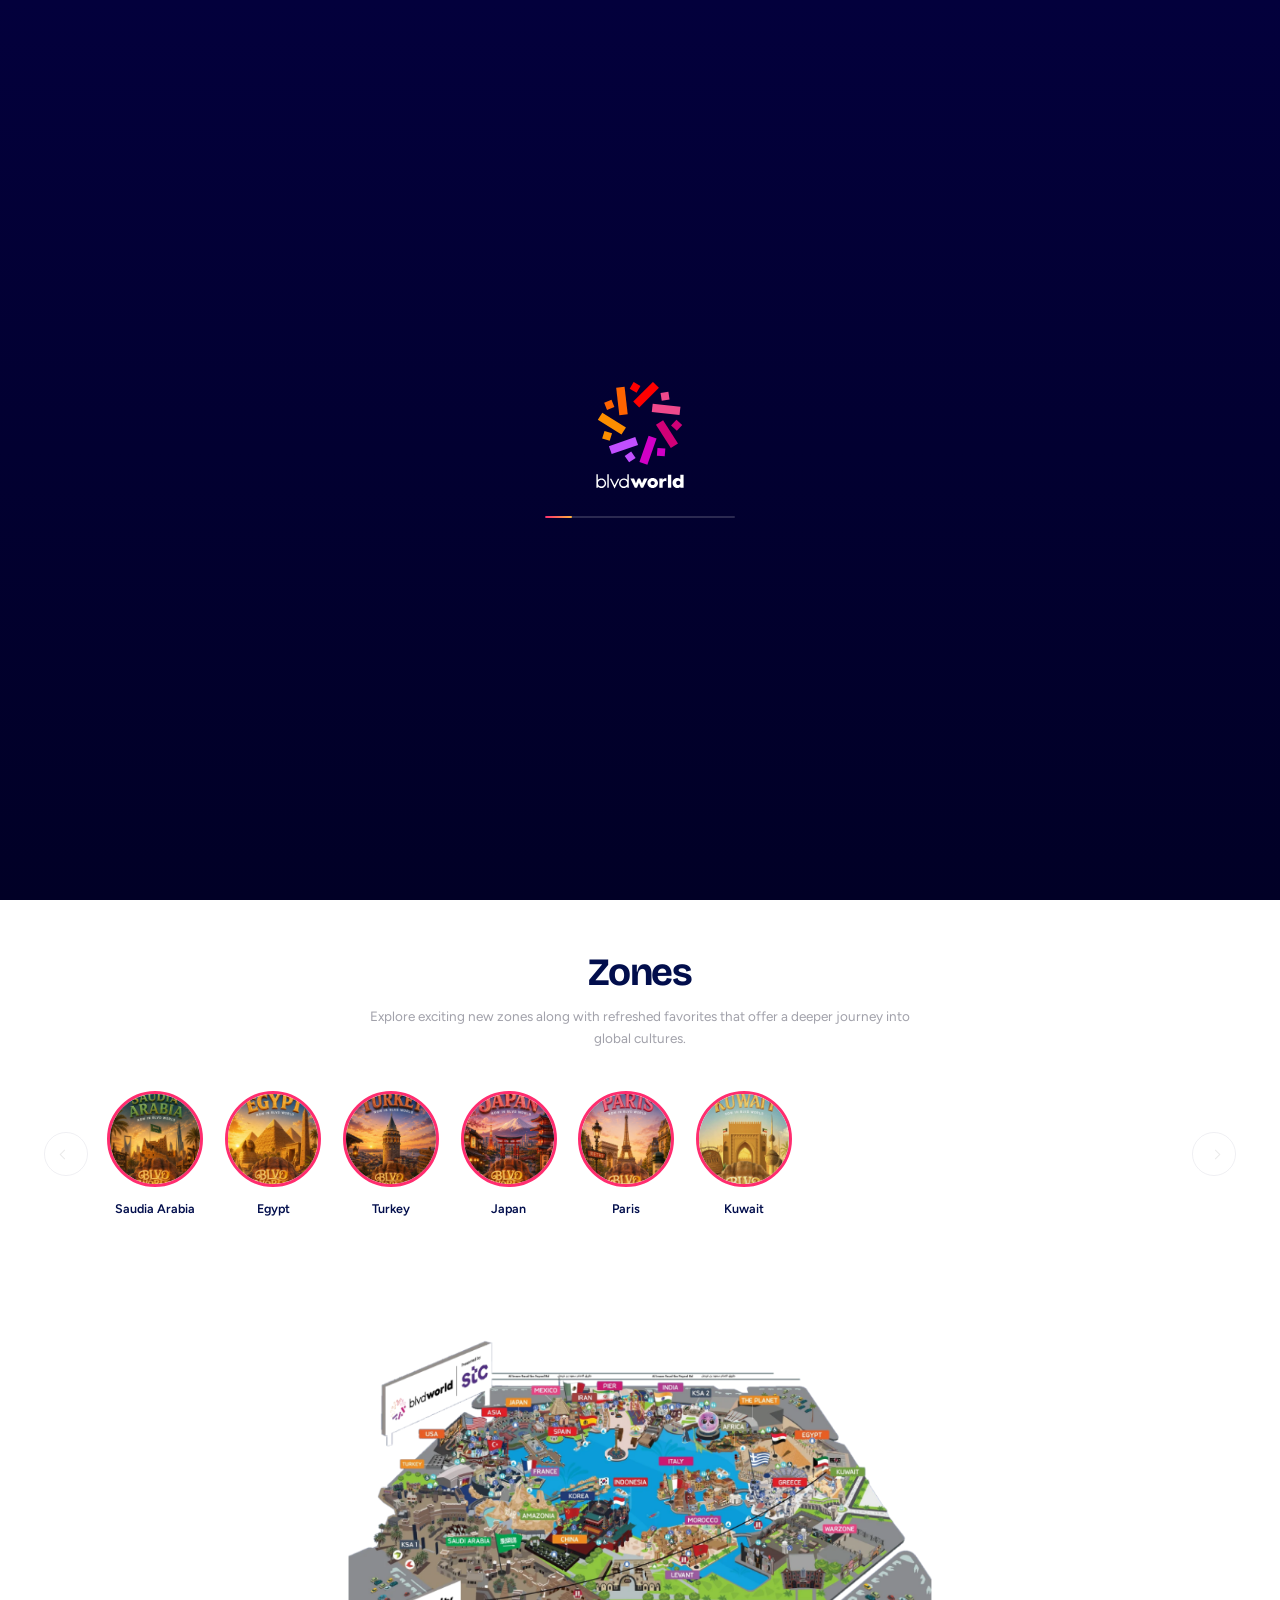
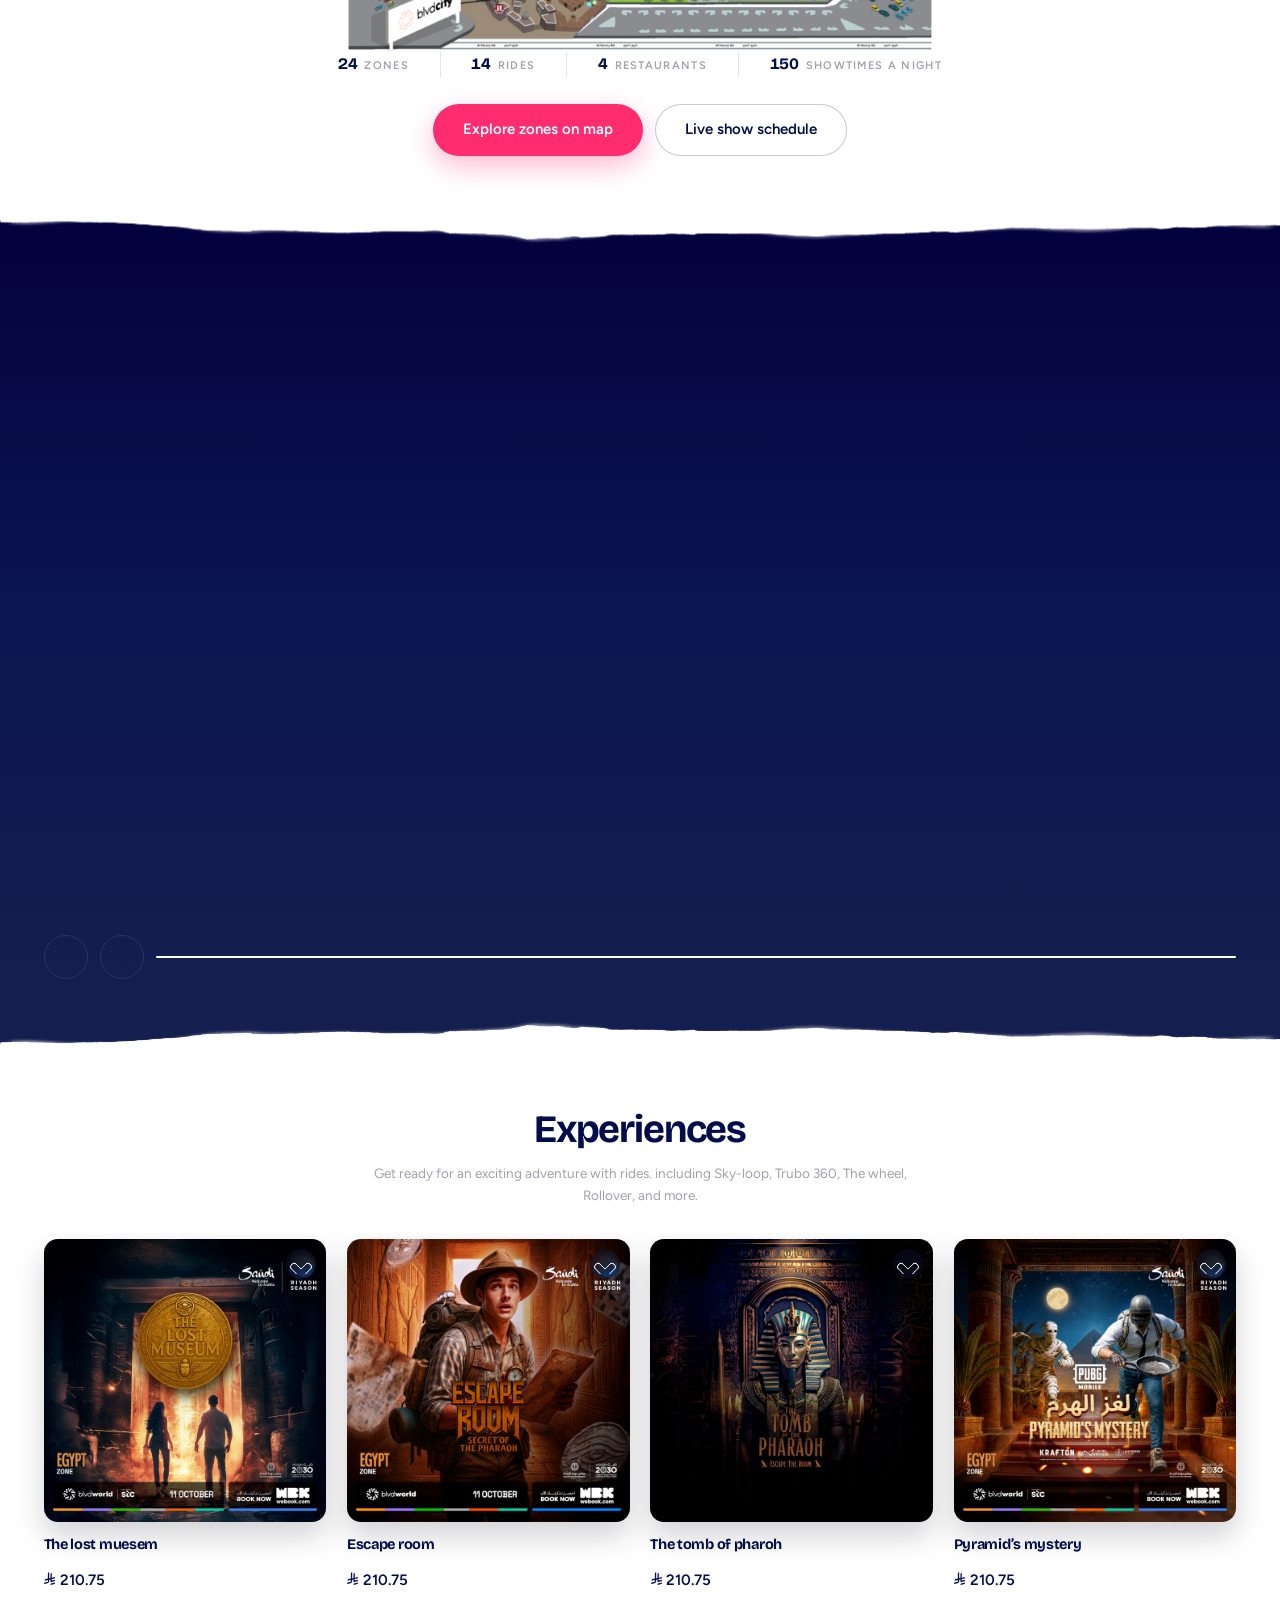
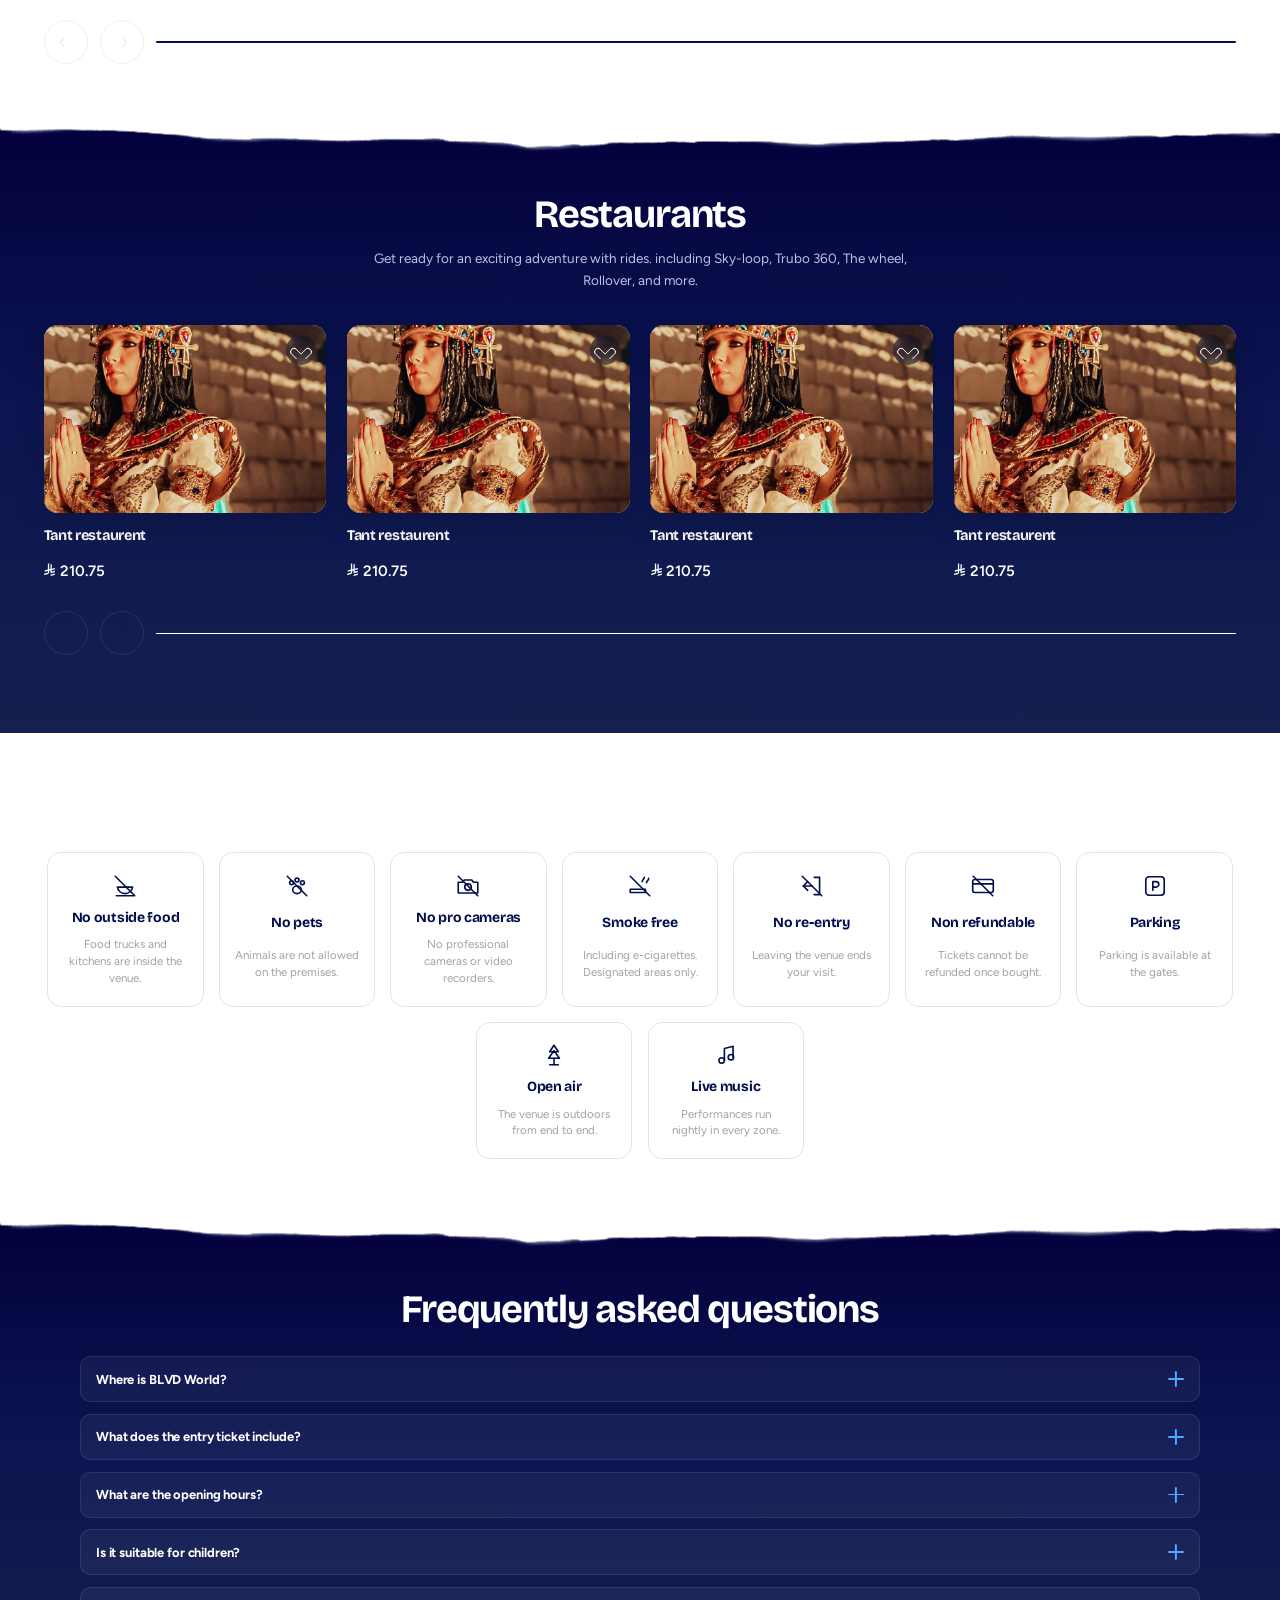
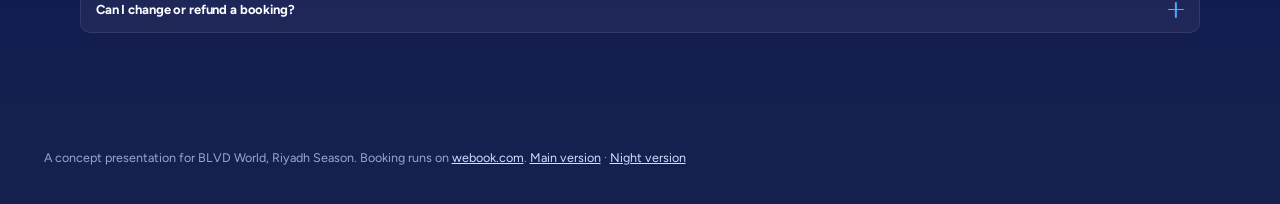
<file: v3.html>
<!DOCTYPE html>
<html lang="en">
<head>
<meta charset="UTF-8" />
<meta name="viewport" content="width=device-width, initial-scale=1.0" />
<title>BLVD World — Explore New Worlds</title>
<meta name="description" content="Twenty country zones in one park. BLVD World at Riyadh Season." />

<!-- The design's own two faces: Bricolage Grotesque for the headings and the card
     names, Figtree for the reading text, labels and figures. -->
<link rel="preconnect" href="https://fonts.googleapis.com" />
<link rel="preconnect" href="https://fonts.gstatic.com" crossorigin />
<link href="https://fonts.googleapis.com/css2?family=Bricolage+Grotesque:opsz,wdth,wght@12..96,75..100,400..800&family=Figtree:wght@400;500;600;700;800&display=swap" rel="stylesheet" />
<link rel="stylesheet" href="css/v3.css?v=16" />
</head>
<body class="v3">

<!-- ══════════ LOADER ══════════
     The mark, and a bar that counts what it is actually waiting for: the fonts, and the
     six landmark cut-outs the hero cannot be seen without. It has a hard stop, so a slow
     image can never leave someone looking at a loading screen. -->
<div class="boot" id="boot">
  <div class="boot-in">
    <img class="boot-mark" src="img/blvd-world-mark.svg" alt="BLVD World" />
    <div class="boot-bar"><i id="boot-bar-i"></i></div>
  </div>
</div>

<!-- ══════════ INTRO ══════════
     The main site's opening, in this version's type: two lines that set themselves a
     character at a time, then the page. Skippable, and shown once a session — a title
     card is a welcome the first time and an obstacle the third. -->
<div class="intro" id="intro" hidden>
  <div class="intro-copy">
    <p class="intro-line" data-line="BLVD WORLD THIS SEASON TAKES YOU ON A MAGICAL EXPERIENCE"></p>
    <p class="intro-line" data-line="FROM THE HEART OF RIYADH."></p>
  </div>
  <button class="intro-skip" id="intro-skip" type="button">Skip intro</button>
</div>

<!-- ══════════ 1. HERO ══════════
     Deep navy sky, six landmark cut-outs standing on the horizon, and the four ways in
     as one white card ruled into four columns. The section ends on a torn paper edge,
     which is the device that joins every dark section to the light one after it. -->
<header class="hero" id="hero">
  <div class="sky" aria-hidden="true">
    <canvas id="stars"></canvas>
    <!-- The landmarks, placed from the file's own node coordinates rather than by eye.
         Each is a box at the node's x/y/w/h as a share of the file's 1920x1100 frame,
         clipping an image that the file crops — three of the six are scaled inside their
         box (107%, 144%, 162%) and one is mirrored, so each needs a box of its own
         rather than being a bare img. Node ids are in css/v3.css beside each rule. -->
    <div class="lms">
      <div class="lm l1"><img src="img/v3/lm-l1.png" alt="" /></div>
      <div class="lm l2"><img src="img/v3/lm-l2.png" alt="" /></div>
      <div class="lm l3"><img src="img/v3/lm-l3.png" alt="" /></div>
      <div class="lm r1"><img src="img/v3/lm-r1.png" alt="" /></div>
      <div class="lm r2"><img src="img/v3/lm-r2.png" alt="" /></div>
      <div class="lm r3"><img src="img/v3/lm-r3.png" alt="" /></div>
    </div>
  </div>

  <div class="hero-in">
    <a class="brand" href="index.html" aria-label="BLVD World">
      <img src="img/blvd-world-mark.svg" alt="BLVD World" />
    </a>

    <!-- The title on two arcs, the same construction the main site uses: both arcs
         share a centre, so the gap between the lines stays constant across the span
         instead of opening up at the crown. -->
    <h1 class="arch" id="arch">
      <span class="sr-only">Explore new worlds</span>
      <!-- The file's arch is flatter and tighter than the main site's. Measured off the
           file at its own 1920: line one is a 59px cap on a 333px span, line two a 79px
           cap on 717px, and the baselines are 115px apart — about 73 in these viewBox
           units, where the main site's are 176.

           BOTH ARCS SHARE ONE CENTRE, (500, 1399.3). That is the whole trick: two arcs
           of different curvature converge, so a first attempt that just moved the lower
           baseline up had the two lines crossing at the crown while looking fine at the
           ends. Concentric, the separation is 73 everywhere — r1 1200 and r2 1127, and
           each endpoint solved on its own circle. -->
      <svg viewBox="118 158 764 194" aria-hidden="true" focusable="false">
        <defs>
          <path id="v3-a" d="M 300 216.1 A 1200 1200 0 0 1 700 216.1" fill="none" />
          <path id="v3-b" d="M 128 335.5 A 1127 1127 0 0 1 872 335.5" fill="none" />
        </defs>
        <text class="a1" text-anchor="middle"><textPath href="#v3-a" startOffset="50%">Explore</textPath></text>
        <text class="a2" text-anchor="middle"><textPath href="#v3-b" startOffset="50%">NEW WORLDS</textPath></text>
      </svg>
    </h1>

    <!-- one card, four columns, divided by hairlines. js/v3.js fills it. -->
    <div class="pricing" id="pricing"></div>

    <div class="cue" aria-hidden="true"><span>SCROLL</span><i></i></div>
  </div>

  <div class="tear bottom" aria-hidden="true"></div>
</header>

<!-- ══════════ 2. ZONES ══════════ light -->
<section class="zones lightsec" id="zones">
  <div class="wrap mid">
    <h2 class="h1 reveal">Zones</h2>
    <!-- The file trimmed this to one sentence: the opening line, "Boulevard World brings
         the world together for you in one destination", is gone. -->
    <p class="sub reveal">Explore exciting new zones along with refreshed favorites that
      offer a deeper journey into global cultures.</p>
  </div>

  <!-- the zone rail: a round poster per zone under a ring, with arrows either side -->
  <div class="zring-wrap reveal">
    <button class="rnav zring-nav" data-dir="-1" type="button" aria-label="Previous zones"><i></i></button>
    <div class="zring" id="zring"></div>
    <button class="rnav zring-nav" data-dir="1" type="button" aria-label="More zones"><i></i></button>
  </div>

  <!-- the park's own map artwork, drifting a little against the scroll -->
  <div class="mapwrap reveal" id="mapwrap">
    <img id="parkmap" src="img/map/park-map-cut.webp" alt="The BLVD World park map" />
  </div>

  <div class="wrap mid">
    <div class="stats reveal" id="stats"></div>
    <div class="cta-row reveal">
      <a class="pill pink" href="index.html#/map">Explore zones on map</a>
      <a class="pill ghost" href="index.html#/shows">Live show schedule</a>
    </div>
  </div>
</section>

<!-- ══════════ 3. RIDES + PACKAGES ══════════ dark, torn at both ends -->
<section class="rides darksec" id="rides">
  <div class="tear top" aria-hidden="true"></div>

  <div class="wrap mid">
    <h2 class="h1 reveal">Explore rides</h2>
    <p class="sub reveal" id="ride-sub"></p>
  </div>
  <div class="rail-wrap">
    <div class="rail" id="ride-rail"></div>
  </div>
  <div class="wrap">
    <div class="railnav" id="ride-nav">
      <button class="rnav" data-dir="-1" type="button" aria-label="Previous rides"><i></i></button>
      <button class="rnav" data-dir="1" type="button" aria-label="More rides"><i></i></button>
      <div class="rbar"><i></i></div>
    </div>
  </div>

  <div class="tear bottom" aria-hidden="true"></div>
</section>

<!-- ══════════ 4. EXPERIENCES ══════════ light -->
<section class="xps lightsec" id="experiences">
  <div class="wrap mid">
    <h2 class="h1 reveal">Experiences</h2>
    <p class="sub reveal" id="xp-sub"></p>
  </div>
  <div class="rail-wrap">
    <div class="rail posters" id="xp-rail"></div>
  </div>
  <div class="wrap">
    <div class="railnav" id="xp-nav">
      <button class="rnav" data-dir="-1" type="button" aria-label="Previous experiences"><i></i></button>
      <button class="rnav" data-dir="1" type="button" aria-label="More experiences"><i></i></button>
      <div class="rbar"><i></i></div>
    </div>
  </div>
</section>

<!-- ══════════ 5. RESTAURANTS ══════════ dark -->
<section class="eats darksec" id="restaurants">
  <div class="tear top" aria-hidden="true"></div>
  <div class="wrap mid">
    <h2 class="h1 reveal">Restaurants</h2>
    <p class="sub reveal" id="eat-sub"></p>
  </div>
  <div class="rail-wrap">
    <div class="rail wide" id="eat-rail"></div>
  </div>
  <div class="wrap">
    <div class="railnav" id="eat-nav">
      <button class="rnav" data-dir="-1" type="button" aria-label="Previous restaurants"><i></i></button>
      <button class="rnav" data-dir="1" type="button" aria-label="More restaurants"><i></i></button>
      <div class="rbar"><i></i></div>
    </div>
  </div>

</section>

<!-- ══════════ 6. VENUE RULES ══════════ light, new in this revision -->
<section class="rules lightsec" id="rules">
  <div class="tear top" aria-hidden="true"></div>
  <div class="wrap mid">
    <h2 class="h1 reveal">Venue rules</h2>
  </div>
  <div class="wrap">
    <div class="rulegrid" id="rulegrid"></div>
  </div>
</section>

<!-- ══════════ 7. FAQ ══════════ dark, new in this revision -->
<section class="faq darksec" id="faq">
  <div class="tear top" aria-hidden="true"></div>
  <div class="wrap mid">
    <h2 class="h1 reveal">Frequently asked questions</h2>
  </div>
  <div class="wrap">
    <div class="qalist" id="qalist"></div>
  </div>

</section>

<!-- outside the FAQ section: the file's FAQ frame is 609px and holds no footer -->
<footer class="foot-sec">
  <p class="foot">
    A concept presentation for BLVD World, Riyadh Season. Booking runs on
    <a href="https://webook.com" target="_blank" rel="noopener">webook.com</a>.
    <a href="index.html">Main version</a> &middot; <a href="v2.html">Night version</a>
  </p>
</footer>

<script src="js/data.js?v=1"></script>
<script src="js/v3.js?v=16"></script>
</body>
</html>
</file>
<file: css/main.css>
/* ═══════════════ TOKENS ═══════════════ */
:root {
  --bg: #05060f;
  --bg-2: #0a0e2a;
  --ink: #eaf2ff;
  --dim: #9fb0d8;
  --blue: #4da6ff;
  --blue-soft: #9fd0ff;
  --cyan: #35e0ff;
  --magenta: #ff3ec8;
  --purple: #8b5cf6;
  --gold: #ffc24d;
  /* Solid buttons are one flat colour. A gradient on a button reads as a stock
     component rather than a decision, and it fought the mono figures sitting
     next to it. */
  /* Two button faces, and the split is by what the button does, not by where it
     sits. Magenta is reserved for booking — the one action that takes money — so
     that a page never offers two of them. Everything else that needs the weight
     of a filled button takes the white face. */
  --btn: #d10077;          /* PRIMARY: booking, and nothing else */
  --btn-ink: #ffffff;      /* white on that magenta is 5.3:1 */
  --btn-hi: #e5138b;       /* a step brighter, on hover */
  --btn2: #eef4ff;         /* SECONDARY: explore, compare, download, send */
  --btn2-ink: #0a1128;     /* 15.5:1 — the darkest ink the navy palette has */
  --btn2-hi: #ffffff;
  --pick: #ffc24d;         /* a chosen chip */
  /* Gold needs its own ink. These used to borrow --btn-ink, which was navy while
     the primary button was pale blue — the moment the primary went magenta and its
     ink went white, every gold chip on the site turned white-on-gold at 1.7:1. */
  --pick-ink: #1c1403;     /* 12.6:1 on that gold */
  /* One family across the site: Bricolage Grotesque sets the display voice, the
     reading text and every label. It is variable on optical size and width, so a
     14px chip and a 120px headline take different cuts of the same face rather
     than the same outline scaled — which is what lets one family carry all three
     roles without going flat. Instrument Sans stays as the fallback for anything
     that loads before the webfont does.

     Figures are the same family too — see --fig. They keep their own identity
     through tabular-nums rather than through a second typeface. */
  --disp: 'Bricolage Grotesque', 'Instrument Sans', system-ui, sans-serif;
  --body: 'Bricolage Grotesque', 'Instrument Sans', system-ui, -apple-system, sans-serif;
  --ui:   'Bricolage Grotesque', 'Instrument Sans', system-ui, -apple-system, sans-serif;
  /* Figures. Bricolage, like everything else — and the alignment survives, because
     Bricolage carries real tabular figures: with font-variant-numeric: tabular-nums
     on, "1111" and "0000" both measure 97.16px at 40px/700, where proportionally
     they are 52.8 and 102.97. Every figure rule below sets tabular-nums, so a column
     of prices or a night's showtimes still lines up.
     Named --fig, not --mono: it is no longer a monospaced face, and a token called
     --mono holding a proportional one would mislead whoever reads this next. */
  --fig: 'Bricolage Grotesque', 'Instrument Sans', system-ui, sans-serif;
  --ease: cubic-bezier(.32,.72,0,1);
  --hand: 'Bricolage Grotesque', 'Instrument Sans', system-ui, sans-serif;
  /* the park map's own backdrop, sampled from the artwork's edges, so the map
     page and the plan on it are one continuous surface */
  --map-bg: #223a76;
  /* straight off img/blvd-world-logo.svg: the mark's four dark navy steps, then
     its two accents. Nothing here is invented. */
  --logo-1: #03003C;   /* the deepest navy, the mark's body */
  --logo-2: #001D5F;
  --logo-3: #212859;
  --logo-4: #263D87;   /* the indigo step */
  --logo-gold: #D9A320;
  /* one page backdrop, defined once instead of nine times */
  --page-bg: linear-gradient(180deg, var(--logo-1) 0%, var(--logo-2) 55%, var(--logo-3) 100%);
  --logo-cyan: #00E7F6;

  /* ── the design system ──
     Every surface, edge, corner and shadow on the site comes from one of these.
     Sections were each inventing their own — 23 radii, 33 borders, 35 shadows —
     which is why the page read as a dozen styles rather than one. */
  /* corners: pill, card, media, chip */
  --r-pill: 999px;
  --r-lg: 20px;
  --r-md: 14px;
  --r-sm: 8px;
  /* surfaces: a well inside a card, a card, chrome floating over artwork */
  --s-well: rgba(124, 196, 255, .06);
  --s-card: linear-gradient(180deg, rgba(20, 28, 72, .62), rgba(10, 14, 40, .86));
  --s-float: rgba(6, 10, 30, .8);
  --s-gold: rgba(255, 194, 77, .1);
  /* edges: quiet, default, roused, chosen */
  --b-1: 1px solid rgba(124, 196, 255, .14);
  --b-2: 1px solid rgba(124, 196, 255, .22);
  --b-3: 1px solid rgba(199, 226, 255, .5);
  --b-gold: 1px solid rgba(255, 194, 77, .45);
  /* depth: resting, lifted, floating — plus the top-edge highlight */
  --sh-1: 0 8px 20px rgba(2, 4, 14, .4);
  --sh-2: 0 18px 40px rgba(2, 4, 14, .5);
  --sh-3: 0 26px 60px rgba(2, 4, 14, .62);
  --sh-in: inset 0 1px 0 rgba(255, 255, 255, .07);
  /* the rhythm every section is set to */
  /* less air between sections, on request: the bands of empty sky above and below
     each one were doing nothing that the section's own centring was not */
  --sec-y: clamp(18px, 3.2vh, 40px);
  --sec-x: 6vw;
  /* one vertical scale, used everywhere instead of a per-section guess:
     sp-2 inside a head, sp-3 head to body, sp-4 between a section's blocks,
     sp-5 where a section needs a real break in it */
  --sp-1: clamp(5px, .7vh, 8px);
  --sp-2: clamp(9px, 1.3vh, 14px);
  --sp-3: clamp(15px, 2.1vh, 24px);
  --sp-4: clamp(18px, 2.6vh, 32px);
  --sp-5: clamp(24px, 3.6vh, 44px);
  /* the primary call to action's label size. The secondary tiles' titles take the
     same value, so the row under the button is set at the button's size rather
     than at its own guess — the tiles used to run larger than the CTA they sit
     under. Two values, because the CTA has two forms: a pill in most versions and
     a tile of its own in the cartoon one. */
  --cta-type: 16px;
  --cta-tile-type: 19px;
}

* { margin: 0; padding: 0; box-sizing: border-box; }
/* [hidden] means hidden, whatever a component's own display says.
   Said once, here, because this stylesheet had eleven copies of it. An author
   `display` declaration beats the user agent's [hidden] rule regardless of
   specificity, so every section that grew a display of its own quietly stopped
   being hideable — and the bug only showed up the day someone tried to hide it.
   Most recently that was the WebGL fallback photograph painting straight over the
   canvas it was meant to replace. */
[hidden] { display: none !important; }
html, body {
  height: 100%; overflow: hidden; background: var(--bg); color: var(--ink);
  font-family: var(--body);
  font-optical-sizing: auto;          /* let both faces pick their size-specific cut */
  -webkit-font-smoothing: antialiased; -moz-osx-font-smoothing: grayscale;
  text-rendering: optimizeLegibility;
}
/* running text gets a comfortable measure and leading */
.sec-sub { max-width: 66ch; }

/* ── one head block per section, set like a programme's ──
   Left-set with the section's number hanging out in the margin beside it, and a
   rule under the eyebrow. Twelve sections had each centre-stacked this
   independently — eyebrow, title, sub, all on the axis — which is the single
   thing that made every section read the same. */
.zs-head, .rc-head, .pk-head, .rx-head, .bd-head, .eats-head, .shows-head,
.gal-head, .faq-head, .sp-head, .pm-head, .cash-head, .vr-head {
  position: relative;
  display: grid; gap: var(--sp-2); justify-items: center; text-align: center;
  width: 100%; max-width: min(1180px, 100%);
  margin-inline: auto; padding: 0 var(--sec-x);
}
.zs-head .sec-title, .rc-head .sec-title, .pk-head .sec-title, .rx-head .sec-title,
.bd-head .sec-title, .eats-head .sec-title, .shows-head .sec-title,
.gal-head .sec-title, .faq-head .sec-title, .sp-head .sec-title, .pm-head .sec-title,
.cash-head .sec-title, .vr-head .sec-title {
  max-width: 22ch;
}
.zs-head .sec-sub, .rc-head .sec-sub, .pk-head .sec-sub, .rx-head .sec-sub,
.bd-head .sec-sub, .eats-head .sec-sub, .shows-head .sec-sub,
.gal-head .sec-sub, .faq-head .sec-sub, .sp-head .sec-sub, .pm-head .sec-sub,
.cash-head .sec-sub, .vr-head .sec-sub {
  max-width: 48ch;
}
/* The number hangs in the margin — but only where there is a margin to hang in.
   Below that it sits inline before the label, because an absolutely positioned
   number with nowhere to go lands on top of the words. */
.eyebrow { display: inline-flex; align-items: baseline; gap: .9em; }
.eyebrow > .sec-num { margin: 0; font-size: 11px; opacity: 1; }
/* the number used to hang in the margin beside a left-set head. A centred head
   has no margin to hang into, so it now always sits inline before the label. */
/* the rules run the width of the head's text, not the whole column */
.eyebrow::after { right: auto; width: 100%; min-width: 180px; }

/* ── headings set themselves as they scroll in ──
   Each word sits in its own clipping box and rises out of it, so the line
   assembles rather than fading. Split once at boot by js/headings.js. */
.sec-title .sw { display: inline-block; overflow: hidden; vertical-align: bottom; padding-bottom: .06em; }
.sec-title .sw-i {
  display: inline-block; transform: translateY(105%);
  transition: transform .78s var(--ease); transition-delay: var(--wd, 0ms);
}
.sec-title.set .sw-i { transform: none; }
/* the eyebrow draws its rule as the heading lands */
.eyebrow { position: relative; }
.eyebrow > .sec-num { transition: opacity .5s var(--ease) .1s; }
.eyebrow:not(.set) > .sec-num { opacity: 0; }
.eyebrow::after {
  content: ''; position: absolute; left: 0; right: 0; bottom: -8px; height: 1px;
  transform: scaleX(0); transform-origin: left center;
  background: linear-gradient(90deg, var(--gold), transparent);
  transition: transform .9s var(--ease) .15s;
}
.eyebrow.set::after { transform: scaleX(1); }
/* the rule always draws from the left, the way a rule under a standfirst does */
@media (prefers-reduced-motion: reduce) {
  .sec-title .sw-i { transform: none; transition: none; }
  .eyebrow::after { transform: scaleX(1); transition: none; }
  .eyebrow:not(.set) > .sec-num { opacity: 1; }
}
button { font-family: inherit; color: inherit; background: none; border: none; cursor: pointer; }
a { color: inherit; text-decoration: none; }

/* ═══════════════ FILM GRAIN + SCROLL PROGRESS ═══════════════ */
/* a faint animated grain unifies the photo cut-outs with the flat UI */
body::after {
  content: ''; position: fixed; inset: -50%; z-index: 200; pointer-events: none;
  opacity: .045; mix-blend-mode: overlay;
  background-image: url("data:image/svg+xml,%3Csvg xmlns='http://www.w3.org/2000/svg' width='140' height='140'%3E%3Cfilter id='n'%3E%3CfeTurbulence type='fractalNoise' baseFrequency='.85' numOctaves='3'/%3E%3C/filter%3E%3Crect width='140' height='140' filter='url(%23n)'/%3E%3C/svg%3E");
  animation: grain 1.1s steps(3) infinite;
}
@keyframes grain {
  0%, 100% { transform: translate(0, 0); }
  33% { transform: translate(-3%, 2%); }
  66% { transform: translate(2%, -3%); }
}
@media (prefers-reduced-motion: reduce) { body::after { animation: none; } }

#scroll-rail {
  position: fixed; top: 0; left: 0; right: 0; height: 2px; z-index: 150;
  pointer-events: none; opacity: 0; transition: opacity .4s;
}
body.route-home #scroll-rail { opacity: 1; }
#scroll-rail i {
  display: block; height: 100%; width: 0%;
  background: linear-gradient(90deg, #35e0ff, #4da6ff 45%, #ff3ec8);
}

/* section index labels */
.sec-num {
  font-family: var(--ui); font-weight: 600; font-size: .78em; letter-spacing: .1em; color: var(--cyan);
  margin-right: .7em; opacity: .85;
}

/* one heading voice for every section: display face, sky-to-blue wash */
.sec-title {
  font-family: var(--disp); font-weight: 700;
  font-size: clamp(34px, 5.4vw, 76px); line-height: .96; letter-spacing: -.02em;
  /* Bricolage runs wide, so the display sizes want a narrower cut of it */
  font-stretch: 88%; font-variation-settings: 'wdth' 88;
  color: #fff;
}
.sec-sub { font-size: clamp(15px, 1.4vw, 18px); font-weight: 400; color: var(--dim); line-height: 1.62; }

/* ── keyboard focus: visible, in-brand, never a browser default ── */
:focus-visible {
  outline: 2px solid var(--gold);
  outline-offset: 3px;
  border-radius: var(--r-sm);
}
a:focus-visible, button:focus-visible, input:focus-visible, [tabindex]:focus-visible {
  outline: 2px solid var(--gold);
  outline-offset: 3px;
}
.pill:focus-visible, .tk-cta:focus-visible { outline-offset: 4px; }
/* dots are small by design — give them a real touch target. The map badges
   carry their own pad instead (.pb-hit), which also covers the printed name. */
.fan-dots button, .sp-plate { position: relative; }
.fan-dots button::after {
  content: ''; position: absolute; left: 50%; top: 50%;
  width: 44px; height: 44px; transform: translate(-50%, -50%);
}
/* honour a request for less motion across the board */
@media (prefers-reduced-motion: reduce) {
  *, *::before, *::after {
    animation-duration: .01ms !important;
    animation-iteration-count: 1 !important;
    transition-duration: .01ms !important;
    scroll-behavior: auto !important;
  }
}

/* ═══════════════ VIEWS ═══════════════ */
.view {
  position: fixed; inset: 0; opacity: 0; pointer-events: none;
  transition: opacity .7s ease, filter .7s ease; filter: blur(14px);
  display: flex; align-items: center; justify-content: center; flex-direction: column;
}
.view.active { opacity: 1; pointer-events: auto; filter: blur(0); }

.stars { position: absolute; inset: 0; width: 100%; height: 100%; }
/* The shared backdrop, behind every view and every section: the page gradient
   with the starfield over it. Sized in viewport units rather than percentages so
   it never depends on an ancestor's box. */
#stars-page.page-sky {
  position: fixed; left: 0; top: 0; width: 100vw; height: 100dvh;
  z-index: 0; pointer-events: none;
  background: var(--page-bg);
}

/* ═══════════════ BRAND LOCKUP ═══════════════ */
.brand-lockup { display: inline-flex; align-items: baseline; gap: .45em; user-select: none; }
.brand-lockup .wb {
  font-family: var(--body); font-weight: 600; letter-spacing: -.02em; color: #fff;
  text-shadow: 0 2px 10px rgba(4, 6, 20, .7);
}
.brand-lockup .rs {
  font-family: var(--disp); font-weight: 700; letter-spacing: -.01em; color: #fff;
  -webkit-text-stroke: 1px rgba(210,240,255,.9);
  text-shadow: 0 2px 10px rgba(4, 6, 20, .7);
}
.brand-lockup.big  { font-size: 46px; } .brand-lockup.big .rs { font-size: 1.25em; }
.brand-lockup.med  { font-size: 26px; } .brand-lockup.med .rs { font-size: 1.25em; }
.brand-lockup.small{ font-size: 17px; } .brand-lockup.small .rs { font-size: 1.2em; }

/* official logo image */
.brand-img { display: block; filter: brightness(0) invert(1) drop-shadow(0 4px 14px rgba(2,4,14,.5)); }
.brand-img.big   { height: 200px; width: auto; }
.brand-img.med   { height: 140px; width: auto; }
.brand-img.small { height: 104px; width: auto; margin: -28px 0 -28px -10px; }

/* ═══════════════ LOADER ═══════════════ */
#view-loader { background: radial-gradient(120% 90% at 30% 20%, #0d1330 0%, #05060f 55%, #140a20 100%); }
.loader-inner { text-align: center; display: grid; gap: 42px; justify-items: center; }
.loader-bar { width: 240px; height: 6px; border-radius: var(--r-pill); background: rgba(159,176,216,.18); overflow: hidden; }
.loader-bar i { display: block; height: 100%; width: 0%; border-radius: var(--r-pill); background: #cfe4ff; transition: width .25s ease; }

/* ═══════════════ INTRO ═══════════════ */
/* transparent: the page sky behind it is the backdrop now */
#view-intro { background: transparent; }
.intro-copy { position: relative; text-align: center; display: grid; gap: 34px; padding: 0 8vw; max-width: 1000px; }
.type-line {
  font-family: var(--disp); font-weight: 700; font-size: clamp(20px, 3.4vw, 44px); letter-spacing: -.01em; line-height: 1.25;
  color: #fff; min-height: 1.2em;
  text-shadow: 0 2px 10px rgba(4, 6, 20, .7);
  opacity: 0; transform: translateY(10px); transition: opacity .4s, transform .4s;
}
.type-line.on { opacity: 1; transform: none; }
.type-line .caret { border-right: 3px solid var(--cyan); animation: blink .7s steps(1) infinite; }
@keyframes blink { 50% { border-color: transparent; } }
.intro-logo { justify-self: center; transition: opacity .8s, transform .8s; }
.hidden-soft { opacity: 0; transform: scale(.92); }
/* Skip is the one control on the intro, so it reads as a real button rather
   than an underlined word: a solid pill in the page's action colour, sized to
   be hit without aiming, with the arrow it implies. */
.skip-btn {
  position: absolute; bottom: 8vh; left: 50%;
  display: inline-flex; align-items: center; gap: 12px;
  padding: 15px 26px; border-radius: var(--r-pill);
  font-family: var(--ui); font-weight: 700; letter-spacing: -.005em; font-size: 14px;

  color: var(--btn2-ink); background: var(--btn2);
  border: 0; cursor: pointer;
  box-shadow: var(--sh-2), inset 0 -2px 0 rgba(24, 40, 86, .22);
  transform: translateX(-50%);
  transition: background .3s var(--ease), transform .3s var(--ease), box-shadow .3s var(--ease);
}
.skip-btn::after {
  content: ''; width: 8px; height: 8px; flex: none;
  border-right: 2px solid currentColor; border-top: 2px solid currentColor;
  transform: rotate(45deg);
  transition: transform .3s var(--ease);
}
.skip-btn:hover {
  background: var(--btn2-hi);
  transform: translateX(-50%) translateY(-2px);
  box-shadow: var(--sh-3), inset 0 -2px 0 rgba(24, 40, 86, .22);
}
.skip-btn:hover::after { transform: rotate(45deg) translate(2px, -2px); }
.skip-btn:active { transform: translateX(-50%) translateY(0); box-shadow: var(--sh-1); }
/* it pulses once, a couple of seconds in, so it is noticed without nagging */
.view.active .skip-btn { animation: skipIn .6s .9s var(--ease) both; }
@keyframes skipIn {
  from { opacity: 0; transform: translateX(-50%) translateY(12px); }
  to   { opacity: 1; transform: translateX(-50%) translateY(0); }
}
@media (prefers-reduced-motion: reduce) {
  .view.active .skip-btn { animation: none; }
  .skip-btn, .skip-btn::after { transition: none; }
}

/* ═══════════════ HOME / STREET SCENE ═══════════════ */
#view-home {
  /* transparent, so the fixed sky behind the page carries every section */
  background: transparent;
  display: block; overflow-x: hidden; overflow-y: auto; scroll-behavior: smooth;
  /* No vertical snapping. The sections used to snap one per gesture, but the
     story-scroll hinge is a scrubbed transition — snapping skipped straight
     over the middle of it, so the swing only ever showed as a flick. Free
     scrolling lets the hinge play out. */
}
#view-home:not(.active) { overflow: hidden; }
.street {
  position: sticky; top: 0; height: 100vh; overflow: hidden;
  perspective: 780px; perspective-origin: 50% 42%;
  background: var(--page-bg);
  display: flex; align-items: center; justify-content: center;
}
/* ── the hero footage ──
   The panorama covers the stage behind everything the hero says. A scrim sits
   over it: darker at the crown where the arched heading lands and along the
   bottom under the tiles, lighter across the middle so the lake and the
   landmarks stay readable. The type already carries its own drop shadows, tuned
   for footage. */
.hero-vid {
  position: absolute; inset: 0; z-index: 0;
  width: 100%; height: 100%; object-fit: cover; object-position: 50% 42%;
  pointer-events: none;
}
/* No scrim over the footage. There was a gradient wash and a vignette here; both
   are gone, so the panorama plays at full strength. What used to depend on them:
   the arched title carries its own three drop shadows, the tiles are glass with a
   fill of their own, and the divider, prices and cue each carry a shadow. */
/* stills, not a loop, when motion is not wanted — scene.js pauses it on the
   first decoded frame so the panorama is still there to look at */
@media (prefers-reduced-motion: reduce) { .hero-vid { /* paused in JS */ } }

.scene { position: absolute; inset: 0; transform-style: preserve-3d; }
.landmarks, .lm-scrim, .props, .stars { position: absolute; inset: 0; }
.street > .landmarks { translate: 0 var(--scenelift, 0); transition: translate .1s linear; }
/* light that swells from below as the landmarks are drawn into the planet */
.fold-bloom {
  position: absolute; left: 50%; bottom: -34vh; width: 150vw; height: 76vh;
  transform: translateX(-50%) scale(var(--bloom-s, .6));
  opacity: var(--bloom-o, 0); pointer-events: none; z-index: 4;
  background:
    radial-gradient(50% 50% at 50% 50%, rgba(143, 196, 255, .5), rgba(77, 166, 255, .18) 42%, transparent 70%);
  filter: blur(6px);
}

.layer { will-change: transform; }

/* plain hero: hide the CSS street scenery, keep starfield */
/* walls */
.wall {
  position: absolute; top: -6%; height: 96%; width: 58%;
  transform-style: preserve-3d; backface-visibility: hidden;
}
.wall.left  { left: -13.5%;  transform: rotateY(58deg);  transform-origin: left center; }
.wall.right { right: -13.5%; transform: rotateY(-58deg); transform-origin: right center; }
.wall::before {
  content: ''; position: absolute; inset: 0;
  background:
    linear-gradient(180deg, rgba(9,12,34,.0) 0%, rgba(9,12,34,.55) 60%, rgba(5,6,15,.95) 100%),
    linear-gradient(90deg, #0d1233 0%, #131a45 50%, #0c0f2e 100%);
  box-shadow: inset 0 0 80px rgba(4,5,14,.8);
}
.wall .win {
  position: absolute; width: 26px; height: 16px; border-radius: 3px;
  background: rgba(120,160,255,.13);
}

/* neon signs */
.sign {
  position: absolute; font-family: var(--disp); white-space: nowrap;
  padding: .34em .6em; border-radius: var(--r-md); letter-spacing: .06em;
  animation: flick 6s infinite;
}
.sign.framed { border: 3px solid currentColor; }
.sign.pillf  { border: 3px solid currentColor; border-radius: var(--r-pill); }
@keyframes flick { 0%,100% { opacity: 1; } 92% { opacity: 1; } 94% { opacity: .55; } 96% { opacity: 1; } 98% { opacity: .8; } }
.sign.n-blue    { color: #7cc4ff; }
.sign.n-pink    { color: #ff8fdc; }
.sign.n-cyan    { color: #8ff3ff; }
.sign.n-gold    { color: #ffd98a; }
.sign.n-purple  { color: #c4a8ff; }
.sign.n-green   { color: #a8ffbf; }
.sign.noframe { border: none; box-shadow: none; padding: 0; }
.sign.slow  { animation-duration: 9s; }
.sign.fast  { animation-duration: 4.2s; }

/* ferris wheel */
.wheel-wrap { position: absolute; left: 50%; top: 34%; transform: translateX(-50%); width: min(24vw, 240px); }
.wheel { width: 100%; overflow: visible; }
.wheel .rim { fill: none; stroke: #ff8fdc; stroke-width: 3; }
.wheel .rim.thin { stroke: #8ff3ff; stroke-width: 1.6; }
.wheel .spokes line { stroke: rgba(255,255,255,.55); stroke-width: 1.1; }
.wheel .pods circle { fill: #ffd98a; }
.wheel .legs { stroke: #38406e; stroke-width: 5; fill: none; }
.wheel-spin { transform-origin: 100px 100px; animation: spin 40s linear infinite; }
@keyframes spin { to { transform: rotate(360deg); } }
.wheel-glow { display: none; }

/* string lights */
.strings { position: absolute; inset: 0; pointer-events: none; }
.string { position: absolute; left: 12%; right: 12%; height: 60px; border-radius: 0 0 100% 100%/0 0 100% 100%; border-bottom: 2px dotted rgba(255,217,138,.75); }
.string.s1 { top: 10%; } .string.s2 { top: 20%; left: 20%; right: 20%; }

/* ground */
.ground { position: absolute; left: 0; right: 0; bottom: 0; height: 30%; background: linear-gradient(180deg, transparent 0%, #070a1d 34%, #0a0d22 100%); }
.refl { position: absolute; bottom: 6%; width: 26%; height: 60%; filter: blur(26px); opacity: .5; border-radius: 50%; }
.r1 { left: 2%;  background: #2f7ef7; } .r2 { left: 27%; background: #ff3ec8; width: 18%; }
.r3 { right: 26%; background: #8b5cf6; width: 18%; } .r4 { right: 1%; background: #12c9e8; }

/* hero UI ── the hero is the arched heading and the four tiles, on the page's
   own colour. No footage, no built scene, so nothing needs a veil over it. */
/* .street centres this block, so the difference between the two vertical
   paddings is what lifts the content off centre — half of it, since centring
   splits the remainder. The old 11vh / 4vh+74px was only about 9px of lift on a
   laptop, which left the tiles crowding the scroll indicator. A small top
   padding against a large bottom one lifts the whole block well clear of it, and
   because both are viewport-relative it holds at any height. */
.hero-ui {
  /* One measure sets every gap in the hero — heading to button, button to
     divider, divider to tiles. Nothing in here carries a margin of its own;
     short screens change the measure rather than adding exceptions. */
  --hero-gap: clamp(16px, 2.6vh, 30px);
  position: relative; z-index: 5; text-align: center;
  padding: clamp(40px, 6vh, 88px) 6vw calc(4vh + 150px);
  display: grid; justify-items: center; gap: var(--hero-gap);
  transform-style: preserve-3d; will-change: transform;
}
.hero-logo {
  /* No colour filter. It used to be brightness(0) invert(1), which flattened the
     whole mark to white — burst and wordmark alike. The burst now shows the
     artwork's own palette and the wordmark is set white inside the SVG itself, so
     only the shadow is applied here. */
  /* Heights are for the *cropped* mark (img/blvd-world-mark.svg), whose ink fills
     its box. The old file wrapped the same mark in 314 units of padding a side, so
     it drew at 45% of whatever height was set — every number here used to be more
     than double what it looked like. */
  height: clamp(76px, 8.6vw, 130px); width: auto;
  filter: drop-shadow(0 3px 20px rgba(2, 4, 14, .72));
}
.hero-title { font-family: var(--disp); line-height: .96; display: grid; }
.hero-title .line {
  font-size: clamp(52px, 9vw, 132px); letter-spacing: -.03em;
  font-stretch: 84%; font-variation-settings: 'wdth' 84;
  color: #fff;
  /* no wash behind it now, so the title carries its own contrast: a tight halo
     for the letter edges and a wide one to seat it on the footage */
  filter: drop-shadow(0 2px 10px rgba(2, 4, 14, .85)) drop-shadow(0 16px 44px rgba(2, 4, 14, .7));
}
.hero-title.small .line { font-size: clamp(34px, 5vw, 72px); }

/* the title carries its own wash; no glow duplicate behind it */
.hero-title.fx .line { position: relative; background: none; color: transparent; filter: none; }
.hero-title.fx .t-main {
  position: relative; display: block;
  color: #fff;
  filter: drop-shadow(0 2px 10px rgba(2, 4, 14, .85)) drop-shadow(0 16px 44px rgba(2, 4, 14, .7));
}

/* The heading and the call to action are one unit: the button is what the words are
   telling you to do, so the gap between them is cancelled and the pair reads as a
   block. The mark above keeps the stack's own --hero-gap. */
.hero-title.arch { margin-bottom: calc(var(--hero-gap) * -1); }

/* ── the arched title ──
   Two concentric arcs of real type on an SVG path, so the words bend rather
   than sit on a straight baseline. The tighter, higher arc carries the first
   word; the wider one below carries the second, and the pair domes over the
   rock in the hero footage. */
/* The widths are 0.704 of what they were, because the viewBox is. The arch's box
   used to run the full 1000 units while the words only occupied 654 of them — 174
   units of empty space on each side — so the heading's box was half again as wide as
   the heading. Cropping the box and scaling the width by the same factor leaves the
   type exactly the size it was and stops the box carrying air. */
.hero-title.arch { display: block; width: min(788px, 66vw); line-height: 1; }
.arch-type {
  display: block; width: 100%; height: auto; overflow: visible;
  filter: drop-shadow(0 2px 10px rgba(2, 4, 14, .85)) drop-shadow(0 16px 44px rgba(2, 4, 14, .7));
}
.arch-type text {
  fill: #fff; font-family: var(--disp); font-weight: 800;
  font-variation-settings: 'wdth' 84;      /* the same condensed cut as the rest */
  letter-spacing: -.012em;
}
.at-1 { font-size: 92px; }
.at-2 { font-size: 120px; }
/* on a phone the arc would flatten to nothing at this width, so it opens out */
@media (max-width: 700px) {
  .at-1 { font-size: 104px; }
  .at-2 { font-size: 128px; }
}

/* a label for screen readers only — the arc itself is decorative markup */
.sr-only {
  position: absolute; width: 1px; height: 1px; margin: -1px; padding: 0;
  overflow: hidden; clip-path: inset(50%); white-space: nowrap; border: 0;
}

/* hero entry animation (staggered rise + blur-in) */
.view.active .hero-title .line { animation: heroIn .9s .55s cubic-bezier(.2,.8,.25,1) both; }
.view.active .hero-title .line:nth-child(2) { animation-delay: .67s; }
.view.active .hero-title .line:nth-child(3) { animation-delay: .79s; }
.view.active .hero-title.arch .arch-type { animation: heroIn 1s .55s cubic-bezier(.2,.8,.25,1) both; }
.view.active .hero-sub   { animation: heroIn .9s .98s cubic-bezier(.2,.8,.25,1) both; }
.view.active .hero-ui .hero-logo { animation: heroLogoIn .9s .74s cubic-bezier(.2,.8,.25,1) both; }
/* The keyframes carry the filter, and an animation with `both` owns that property
   for good — which is why dropping brightness(0) invert(1) from .hero-logo alone left
   the mark still flattened to white. Both stops had to lose it too. */
@keyframes heroLogoIn {
  from {
    opacity: 0; transform: translateY(34px) scale(.96);
    filter: blur(10px);
  }
  to {
    opacity: 1; transform: none;
    filter: drop-shadow(0 3px 20px rgba(2, 4, 14, .72));
  }
}
.view.active .hero-ui .linkish { animation: heroIn .9s 1.22s cubic-bezier(.2,.8,.25,1) both; }
@keyframes heroIn {
  from { opacity: 0; transform: translateY(34px) scale(.96); filter: blur(10px); }
  to   { opacity: 1; transform: none; filter: blur(0); }
}

.fw { position: absolute; inset: 0; width: 100%; height: 100%; pointer-events: none; }

/* landmark layers (Figma hero assets, black bg knocked out via screen blend) */
.landmarks { position: absolute; inset: 0; pointer-events: none; }
.lm { position: absolute; will-change: transform; }
.lm img { display: block; width: 100%; height: auto; filter: drop-shadow(0 10px 34px rgba(2, 4, 14, 0.55)); }
.view.active .lm { animation: lmIn 1.7s cubic-bezier(.16,.84,.28,1) backwards; }
@keyframes lmIn {
  from { opacity: 0; transform: translateY(26%) scale(1.08); filter: blur(6px); }
  to   { opacity: 1; transform: scale(1.04); filter: blur(0); }
}
.lm-scrim {
  position: absolute; inset: 0; z-index: 4; pointer-events: none;
  background: linear-gradient(180deg, transparent 74%, rgba(5,6,15,.35) 90%, rgba(5,6,15,.6) 100%);
}

/* floating props — swap emoji fallbacks for real assets in img/props/ */
.props { position: absolute; inset: 0; z-index: 4; pointer-events: none; }
.prop { position: absolute; will-change: transform; }
.prop .bob { display: block; animation: bob var(--dur, 5s) ease-in-out var(--del, 0s) infinite; }
.prop img, .prop .fallback {
  display: block; width: var(--sz, 90px); height: auto;
  filter: drop-shadow(var(--sh-1));
}
.prop .fallback { font-size: var(--sz, 90px); line-height: 1; }
@keyframes bob {
  0%, 100% { transform: translateY(-3%) rotate(-4deg); }
  50%      { transform: translateY(3%)  rotate(4deg); }
}
.hero-sub { max-width: 640px; font-size: clamp(15px, 1.35vw, 19px); font-weight: 400; color: #dfe9ff; text-shadow: 0 2px 12px rgba(4,6,20,.8); }

/* booking CTAs with starting prices */
/* ── the hero's three ways in, as tiles ── */
.book-tiles {
  /* Four across at every width, the entry ticket first. They stay one row on a
     phone — stacking them made the hero taller than the screen — and the row is
     wider than it was because it carries the call to action now rather than
     sitting underneath it. */
  --bt-gap: clamp(7px, 1.3vw, 20px);
  display: grid; grid-template-columns: repeat(4, minmax(0, 1fr));
  gap: var(--bt-gap);
  width: min(880px, 100%);
  align-items: stretch;
}

/* ── the three ways in, under the entry-ticket button ──
   A centred stack each: icon on its own line, then the title, then the price.
   Outlined, no fill, no chevron — they sit beside the one thing that is a button
   rather than competing with it. */
.bt {
  position: relative; overflow: hidden;
  display: grid; grid-template-columns: minmax(0, 1fr);
  justify-items: center; text-align: center;
  gap: 15px; padding: 18px 10px; border-radius: var(--r-lg);
  background: transparent;
  border: 1px solid rgba(199, 226, 255, .42);
  transition: transform .45s var(--ease), border-color .35s var(--ease),
              background-color .35s var(--ease);
}
.bt:hover {
  transform: translateY(-6px);
  background-color: rgba(199, 226, 255, .1);
  border-color: rgba(215, 236, 255, .85);
}
.bt-go { display: none; }          /* the chevron went with the tile's fill */

/* ── the one that is the call to action ──
   The same tile, louder. It is the same kind of thing as its neighbours — a way in
   with a price — so it keeps their shape and their metrics and takes the magenta, a
   filled icon plate and a shadow to be the one you reach for. Giving it a different
   shape is what the old pill did, and it cost the hero two extra rows to say the
   same thing. */
.bt.is-primary {
  background: var(--btn);
  border-color: transparent;
  box-shadow: var(--sh-1), inset 0 -2px 0 rgba(104, 0, 60, .5);
}
.bt.is-primary:hover {
  background-color: var(--btn-hi);
  border-color: transparent;
  box-shadow: var(--sh-2), inset 0 -2px 0 rgba(104, 0, 60, .5);
}
.bt.is-primary .bt-ic {
  background: rgba(255, 255, 255, .22);
  border-color: rgba(255, 255, 255, .38);
}
.bt.is-primary:hover .bt-ic { background: rgba(255, 255, 255, .3); }
.bt.is-primary .bt-ic svg { fill: #fff; }
.bt.is-primary .bt-name { color: var(--btn-ink); }
.bt.is-primary .bt-price { color: rgba(255, 255, 255, .82); }
.bt.is-primary .bt-price b { color: #fff; }
.bt.is-primary .bt-tag {
  color: #fff;
  background: rgba(255, 255, 255, .18);
  box-shadow: inset 0 0 0 1px rgba(255, 255, 255, .3);
}
/* The tag each tile carries, on every version now. It used to be shown only in the
   two versions that dropped the divider above the row, because a divider saying
   entry is included and a tag saying the same thing read as a mistake rather than as
   emphasis. There is no divider anywhere any more — the entry ticket is in the row —
   so the tag is simply part of a tile. */
.bt-tag {
  display: block;
  margin-top: 2px; padding: 4px 10px; border-radius: var(--r-pill);
  font-family: var(--ui); font-size: 8.5px; font-weight: 700; letter-spacing: .11em;
  text-transform: uppercase; white-space: nowrap;
  color: #ffe6b0;
  background: rgba(255, 194, 77, .13);
  box-shadow: inset 0 0 0 1px rgba(255, 194, 77, .3);
}

.bt-ic {
  display: grid; place-items: center; width: 52px; height: 52px; border-radius: var(--r-md);
  background: rgba(199, 226, 255, .12); border: 1px solid rgba(199, 226, 255, .24);
  transition: background .35s var(--ease);
}
.bt-ic svg { width: 24px; height: 24px; fill: #cfe4ff; }
.bt:hover .bt-ic { background: rgba(199, 226, 255, .2); }

.bt-text { display: grid; gap: 3px; min-width: 0; justify-items: center; text-align: center; }
.bt-name {
  font-family: var(--disp); font-weight: 700; font-size: var(--cta-type);
  letter-spacing: -.015em; color: #fff; line-height: 1.1;
  white-space: nowrap; overflow: hidden; text-overflow: ellipsis; max-width: 100%;
}
/* 11px label, the figure in tabular at 14px. It used to scale to 19px, which made a
   tile's price larger than the entry ticket's own — they share one treatment now
   because they are the same kind of thing in the same row. */
.bt-price {
  font-family: var(--ui); font-size: 11px; font-weight: 600; letter-spacing: .1em;
  text-transform: uppercase; color: #8fa0c8;
  display: flex; align-items: baseline; justify-content: center; gap: 6px;
  white-space: nowrap; max-width: 100%;
}
.bt-price b {
  font-family: var(--fig); font-size: 14px; font-weight: 700; letter-spacing: .01em;
  color: #fff; text-transform: none;
  font-variant-numeric: tabular-nums;
}

/* ── the call to action's two shapes ──
   It carries an icon, a label and its own price in the markup. As a pill only the
   label shows and the price sits on the line beneath; as a tile (the cartoon
   version) all three show and that separate line goes away. This is the pill case. */

/* ── the price under the button ──
   It belongs to the call to action, not to the stack, so it is pulled back out of
   --hero-gap and sits close under the pill — a full gap would read as another row
   of the hero rather than as the button's own price. Figures in mono, like every
   other price on the site. */

/* ── the entry-ticket button ──
   A solid pill, the site's own call to action, sized to its words. The price is
   not on it — the divider under it carries what the tiles include. It needs no
   margin: --hero-gap already spaces the whole stack evenly, and the heading's
   box now ends where its type ends, so the two sit close. */

/* three across has to hold on a phone, so the tile compresses rather than
   reflowing — the grid stays one column, only the metrics come down */
/* Two by two on a phone. Four across leaves 77px a tile at 375, which is narrower
   than "Book restaurants" can wrap into — the names spilled out of their tiles and
   the prices were cut mid-figure. The hero has the room: it lost a pill, a price
   line and a divider when the call to action joined the row. */
@media (max-width: 560px) {
  .book-tiles {
    grid-template-columns: repeat(2, minmax(0, 1fr));
    width: min(420px, 100%);
    --bt-gap: 10px;
  }
}
@media (max-width: 700px) {
  .bt { gap: 11px; padding: 14px 7px; }
  /* At 105px a tile cannot hold "Book experiences" on one line — it truncated to
     "Book experien…". Two short lines beat an ellipsis on a label this important. */
  .bt-name { white-space: normal; overflow: visible; text-overflow: clip; }
  .bt-ic { width: 42px; height: 42px; border-radius: var(--r-sm); }
  .bt-ic svg { width: 20px; height: 20px; }
}
@media (max-width: 420px) {
  .bt { gap: 6px; padding: 11px 5px; }
  .bt-ic { width: 36px; height: 36px; }
  .bt-ic svg { width: 17px; height: 17px; }
  .bt-price { letter-spacing: .04em; gap: 4px; }
}
@media (prefers-reduced-motion: reduce) {
  .bt, .bt::after { transition: none; }
  .bt:hover { transform: none; }
}

/* pills */
.pill {
  position: relative; display: inline-flex; align-items: center; justify-content: center;
  font-family: var(--ui); font-weight: 600; letter-spacing: -.005em; font-size: 15px;
  padding: 14px 30px; border-radius: var(--r-pill); transition: transform .18s ease, box-shadow .18s ease;
}
.pill:hover { transform: translateY(-2px); }
.pill.solid {
  color: var(--btn-ink); background: var(--btn);
  /* a hard bottom edge instead of a gradient: it reads as a printed key. On a
     magenta face the edge has to be a darker magenta rather than navy, or the
     button looks like it has a bruise along the bottom. */
  box-shadow: var(--sh-1), inset 0 -2px 0 rgba(104, 0, 60, .5);
  transition: background .25s var(--ease), transform .25s var(--ease), box-shadow .25s var(--ease);
}
.pill.solid:hover {
  background: var(--btn-hi);
  box-shadow: var(--sh-2), inset 0 -2px 0 rgba(104, 0, 60, .5);
}
.pill.solid:active { transform: translateY(0); box-shadow: inset 0 2px 0 rgba(104, 0, 60, .45); }

/* ── the secondary face ──
   Same shape and weight as the primary, white instead of magenta. It carries the
   actions that move you around the site rather than the one that books. Its hard
   bottom edge is a cool grey for the same reason the primary's is a dark magenta:
   the edge has to belong to the face it sits on. */
.pill.light {
  color: var(--btn2-ink); background: var(--btn2);
  box-shadow: var(--sh-1), inset 0 -2px 0 rgba(24, 40, 86, .22);
  transition: background .25s var(--ease), transform .25s var(--ease), box-shadow .25s var(--ease);
}
.pill.light:hover { background: var(--btn2-hi); box-shadow: var(--sh-2), inset 0 -2px 0 rgba(24, 40, 86, .22); }
.pill.light:active { transform: translateY(0); box-shadow: inset 0 2px 0 rgba(24, 40, 86, .2); }
.pill.ghost {
  color: #eaf2ff; border: var(--b-3);
  background: rgba(10, 16, 48, .4); backdrop-filter: blur(6px);
}
.pill.ghost:hover { border-color: rgba(199, 226, 255, .9); background: rgba(16, 24, 64, .55); }
.pill.big-pill { font-size: var(--cta-type); padding: 16px 34px; }
.linkish { font-weight: 700; color: #cfe4ff; text-decoration: underline; text-underline-offset: 4px; font-size: 15px; }
.linkish.small { font-size: 13px; color: var(--dim); }
.floaty { animation: bob 3.4s ease-in-out infinite; }
@keyframes bob { 50% { transform: translateY(-6px); } }

/* ═══════════════ ARCH GATE (fly-through reveal) ═══════════════ */
#arch-stage {
  position: fixed; inset: 0; z-index: 65; opacity: 0;
  pointer-events: none; visibility: hidden; transition: opacity .5s;
  overflow: hidden;
}
#arch-stage.on { opacity: 1; visibility: visible; }
#arch-stage.off { opacity: 0; transition: opacity .4s; }
.arch-bg {
  position: absolute; inset: 0;
  background: var(--page-bg);
  transition: opacity .5s;
}
#arch-stage.thru .arch-bg { opacity: 0; }
.arch-img {
  position: absolute; left: 50%; bottom: -3vh;
  width: 100vw; min-width: 1100px; transform: translateX(-50%);
  transform-origin: 53.2% 92%;
  filter: drop-shadow(var(--sh-3));
  will-change: transform;
}
#arch-stage.on .arch-img { animation: archSettle 1s cubic-bezier(.2,.8,.25,1) backwards; }
@keyframes archSettle {
  from { opacity: 0; transform: translateX(-50%) scale(.94); }
  to   { opacity: 1; transform: translateX(-50%) scale(1); }
}
#arch-stage.zoom .arch-img { animation: archZoom 2.2s cubic-bezier(.62,.02,.86,.36) forwards; }
@keyframes archZoom {
  from { transform: translateX(-50%) scale(1); }
  to   { transform: translateX(-50%) scale(17); }
}

/* ── every section is a full-height stage ──
   Content is centred in it rather than sitting at the top with a gap below, and
   the vertical rhythm tightens so a section fits the stage instead of spilling
   into the next one. */
.street,
.zonesec, .ridetrack, .cashless, .eats, .shows, .gallery, .faqs, .sponsors, .pkcall {
  min-height: 100dvh;
}
.zonesec, .ridetrack, .cashless, .eats, .shows, .gallery, .faqs, .sponsors {
  align-content: center;
}
/* Five questions read as one column — they fit a stage with room to spare, and
   two columns of five leaves a lopsided three-and-two. */
.faqs { gap: var(--sp-4); }
/* ── the questions are not an inner scroller ──
   They used to be: max-height plus overflow-y: auto, so the list never pushed the
   section past its stage. That capped the *collapsed* list neatly and broke the
   expanded one — opening the last question clipped its answer mid-sentence at the
   scroll box's edge, and reading the rest meant scrolling inside a page that was
   already scrolling.

   An accordion has to be free to grow. The section keeps its stage as a minimum
   and takes whatever height the open answer needs; #view-home scrolls, so the
   page simply gets longer, which is what a reader expects. */
.faq-list { overflow: visible; }
/* the sponsor tiers close up to fit one stage */
.sponsors .sp-tiers { gap: clamp(18px, 3vh, 30px); }
.sponsors .sp-tier { gap: clamp(12px, 2vh, 18px); }
/* taller, on request. This is the rule that actually governs the wall — the
   .sp-plate img heights below are the defaults it overrides on this section. */
.sponsors .sp-plate img { height: clamp(44px, 5.8vh, 70px); }
.sponsors .sp-tier:first-child .sp-plate img { height: clamp(52px, 6.8vh, 82px); }
/* the schedule's rail gives height back on a short stage */
@media (max-height: 900px) {
  .sch-row { padding: 11px 8px; }
}

/* ═══════════════ SCROLL CUE ═══════════════ */
.scroll-cue {
  position: absolute; bottom: 4vh; left: 50%; transform: translateX(-50%); z-index: 6;
  display: grid; justify-items: center; gap: 8px; pointer-events: none;
  font-family: var(--ui); font-weight: 600; font-size: 11px; letter-spacing: .3em; color: rgba(207, 228, 255, .65);
}
.scroll-cue i {
  width: 1.5px; height: 34px; border-radius: 2px;
  background: linear-gradient(180deg, rgba(124, 196, 255, .9), transparent);
  animation: cueDrop 1.9s ease-in-out infinite;
}
@keyframes cueDrop { 0%, 100% { transform: translateY(-5px); opacity: .4; } 50% { transform: translateY(5px); opacity: 1; } }

/* ═══════════════ PEEK RAILS (rides · experiences · dining · shows) ═══════════════ */
.rail-wrap {
  position: relative; width: 100%; max-width: min(1240px, 100%);
  display: flex; align-items: center; gap: 8px;
}
.rail {
  flex: 1; min-width: 0; display: flex; gap: 16px;
  overflow-x: auto; overflow-y: hidden; scroll-snap-type: x mandatory;
  scroll-behavior: smooth; padding: 6px 4px 18px;
  scrollbar-width: none; cursor: grab;
}
.rail::-webkit-scrollbar { display: none; }
.rail.grabbing { cursor: grabbing; scroll-behavior: auto; }
.rail > * { scroll-snap-align: start; flex: 0 0 auto; }
.rail-btn {
  flex: none; width: 42px; height: 42px; border-radius: 50%;
  display: grid; place-items: center; font-size: 21px; line-height: 1; color: #cfe4ff;
  background: rgba(8, 12, 34, .72); border: var(--b-3);
  backdrop-filter: blur(6px);
  transition: opacity .25s, background .2s, box-shadow .2s, transform .2s;
}
.rail-btn:hover { background: rgba(8, 12, 34, .95); border-color: rgba(199, 226, 255, .6); transform: scale(1.08); }
.rail-btn.spent { opacity: .25; pointer-events: none; }
@media (max-width: 700px) { .rail-btn { display: none; } }

/* card shell shared by the photo rails */
.rail { perspective: 1100px; }
/* The webook product-card structure: a square image with a save control in its
   corner, and the type set bare on the page underneath it — meta line, name,
   price. No card chrome around the whole thing; the image is the object and the
   text belongs to the page. */
.eat-card {
  position: relative; width: clamp(214px, 25vw, 268px);
  display: grid; gap: 12px;
  background: none; border: 0;
  transition: transform .34s cubic-bezier(.2,.8,.25,1);
}
/* entrance: cards deal themselves in, in sequence */
.eat-card { opacity: 0; }
.eat-card.pop { animation: cardDeal .62s cubic-bezier(.2,.9,.25,1) var(--pop-d, 0ms) both; }
@keyframes cardDeal {
  from { opacity: 0; transform: translateY(22px) scale(.97); }
  to   { opacity: 1; transform: translateY(0) scale(1); }
}
.eat-card:hover { transform: translateY(-5px); }

/* ── the image ── */
.eat-shot {
  position: relative; display: block; aspect-ratio: 1;
  border-radius: var(--r-lg); overflow: hidden;
  background: rgba(255, 255, 255, .05);
}
.eat-shot img {
  width: 100%; height: 100%; object-fit: cover; display: block;
  transition: transform .6s cubic-bezier(.2,.8,.25,1);
}
.eat-card:hover .eat-shot img { transform: scale(1.05); }

/* ── the brand plate ──
   The thumbnail is the restaurant's mark, not its food: the kitchen's colour, a
   drawn symbol, the wordmark and a descriptor under a hairline. A faint bloom
   behind the mark keeps the square from reading as a flat swatch, and the whole
   plate lifts a touch on hover the way the photograph used to. */
.eat-logo {
  position: absolute; inset: 0;
  display: grid; align-content: center; justify-items: center; gap: 10px;
  padding: 14px;
  background:
    radial-gradient(72% 58% at 50% 34%, rgba(255, 255, 255, .14), transparent 70%),
    var(--plate, #16193a);
  box-shadow: inset 0 0 0 1px rgba(255, 255, 255, .1);
  transition: transform .6s cubic-bezier(.2,.8,.25,1);
}
.eat-card:hover .eat-logo { transform: scale(1.04); }
.el-mark { width: clamp(38px, 22%, 56px); height: auto; fill: var(--ink, #fff); opacity: .95; }
.el-word {
  margin: 0; font-family: var(--disp); font-weight: 800;
  font-size: clamp(15px, 1.9vw, 22px); line-height: 1;
  letter-spacing: .02em; text-transform: uppercase; color: var(--ink, #fff);
  text-align: center; max-width: 100%; overflow-wrap: anywhere;
}
.el-tag {
  margin: 0; padding-top: 9px;
  border-top: 1px solid color-mix(in srgb, var(--ink, #fff) 34%, transparent);
  font-family: var(--fig); font-size: 8.5px; font-weight: 500; letter-spacing: .17em;
  text-transform: uppercase; text-align: center;
  color: color-mix(in srgb, var(--ink, #fff) 78%, transparent);
}
@media (prefers-reduced-motion: reduce) { .eat-logo { transition: none; } }

/* the save control, top-right inside the image */
.eat-fav {
  position: absolute; top: 12px; right: 12px; z-index: 2;
  width: 38px; height: 38px; border-radius: 50%;
  display: grid; place-items: center; cursor: pointer;
  background: rgba(8, 12, 34, .42); border: 0;
  backdrop-filter: blur(6px);
  transition: background .3s var(--ease), transform .3s var(--ease);
}
.eat-fav svg { width: 20px; height: 20px; fill: none; stroke: #fff; stroke-width: 1.8; }
.eat-fav:hover { background: rgba(8, 12, 34, .62); transform: scale(1.08); }
.eat-fav.on svg { fill: #fff; stroke: #fff; }

/* ── the type, on the page rather than in a panel ── */
.eat-text { display: grid; gap: 5px; }
.eat-meta {
  font-family: var(--ui); font-size: 11px; font-weight: 600; letter-spacing: .12em;
  text-transform: uppercase; color: #8fa0c8;
}
.eat-text h3 {
  font-family: var(--disp); font-weight: 700; font-size: clamp(15px, 1.5vw, 18px);
  letter-spacing: -.015em; color: #fff; line-height: 1.2;
}
.eat-from { font-family: var(--body); font-size: 14px; font-weight: 400; color: #8fa0c8; }
.eat-from b { font-weight: 400; color: #dbe9ff; }

@media (prefers-reduced-motion: reduce) {
  .eat-card, .eat-shot img, .eat-fav { transition: none; }
  .eat-card.pop { animation: none; opacity: 1; }
}

/* ═══════════════ PARK MAP ═══════════════ */
/* Laid out like the Six Flags Qiddiya park-map page: the artwork is the page
   and every control floats over it. Their surface is white on navy; this one
   keeps BLVD's night palette, but the structure, metrics and moves are theirs —
   a title that becomes a result count, a map/list switch, chips that stand
   alone once chosen, and a count badge on every zone. */
.pmap {
  position: relative; z-index: 11;
  padding: var(--sec-y) 0;
  display: grid; gap: var(--sp-4); justify-items: center; grid-template-columns: minmax(0, 1fr);
}

.pm-frame {
  position: relative; width: 100%; min-width: 0;
  aspect-ratio: 3855 / 2110; overflow: hidden;
  cursor: grab; touch-action: pan-y pinch-zoom;
  /* the artwork's own backdrop, sampled from its edges — the fitted plan then
     merges into the page instead of sitting on it as a plate */
  background: var(--map-bg);
}
.pm-frame.dragging { cursor: grabbing; }
.pm-stage {
  position: absolute; inset: 0; transform-origin: 50% 50%;
  transition: transform .6s var(--ease);
}
.pm-frame.dragging .pm-stage { transition: none; }
.pm-img { width: 100%; height: 100%; object-fit: cover; display: block; user-select: none; }
.pm-pins { position: absolute; inset: 0; }

/* ── zone badges: how many things of the chosen kind are in this zone ── */
/* they ride inside the transformed layer, and counter-scale so the number
   stays legible at every zoom */
.pm-badge { position: absolute; left: var(--x); top: var(--y); width: 0; height: 0; z-index: 3; }
.pm-badge > * { transform: scale(var(--inv, 1)); transform-origin: 50% 50%; }
/* The target covers the printed name plate above the anchor as well as the badge
   below it. It deliberately does NOT counter-scale: sized in the artwork's own
   terms it stays over its own plate, where a fixed-pixel pad would be far wider
   than the gap between neighbouring zones at low zoom and steal their clicks. */
.pb-hit {
  position: absolute; left: -32px; top: -30px; width: 64px; height: 48px;
  border-radius: var(--r-sm); transform: none;
}
.pm-badge.away .pb-hit { pointer-events: none; }
.pb-n {
  position: absolute; left: -17px; top: 6px;
  display: grid; place-items: center; width: 34px; height: 34px; border-radius: var(--r-md);
  font-family: var(--ui); font-weight: 700; font-size: 15px; line-height: 1; color: #fff;
  background: var(--tone, #ffc24d);
  border: 2px solid rgba(255, 255, 255, .92);
  box-shadow: var(--sh-1);
  transition: transform .35s var(--ease), background .3s, border-color .3s;
}
.pm-badge.is-gate .pb-n {
  width: 26px; height: 26px; left: -13px; border-radius: 50%; font-size: 11px;
  background: rgba(6, 10, 30, .9); border-color: rgba(255, 255, 255, .5);
}
.pm-badge.empty .pb-n { background: rgba(9, 14, 38, .82); border-color: rgba(255, 255, 255, .38); color: rgba(255, 255, 255, .6); }
.pm-badge:hover .pb-n { transform: scale(calc(var(--inv, 1) * 1.12)); }
.pm-badge.on .pb-n {
  background: #fff; color: #0b1030; border-color: var(--tone, #ffc24d);
  transform: scale(calc(var(--inv, 1) * 1.18));
}
.pb-name {
  position: absolute; left: 0; top: 46px; transform: translateX(-50%) scale(var(--inv, 1));
  font-family: var(--ui); font-weight: 600; font-size: 10px; letter-spacing: .14em; white-space: nowrap;
  color: #eaf2ff; padding: 5px 10px; border-radius: var(--r-sm);
  background: rgba(6, 10, 30, .92); border: 1px solid rgba(255, 255, 255, .2);
  opacity: 0; pointer-events: none; transition: opacity .25s, top .25s;
}
.pm-badge:hover .pb-name, .pm-badge:focus-visible .pb-name, .pm-badge.on .pb-name { opacity: 1; top: 50px; }

/* ── inside a zone: a pin per place ── */
/* the badges of every other zone leave the map, so the chosen zone has it to
   itself and its own places can be read */
.pm-badge.away { opacity: 0; pointer-events: none; transform: scale(.6); }
.pm-badge { transition: opacity .45s var(--ease), transform .45s var(--ease); }

.pm-poi { position: absolute; left: var(--x); top: var(--y); width: 0; height: 0; z-index: 4; }
.pm-poi > * { transform: scale(var(--inv, 1)); transform-origin: 50% 100%; }
/* a teardrop, tinted with the zone's own colour */
.poi-head {
  position: absolute; left: -13px; top: -34px;
  display: grid; place-items: center; width: 26px; height: 30px;
  background: var(--tone, #ffc24d);
  border: 2px solid rgba(255, 255, 255, .92);
  border-radius: 50% 50% 50% 50% / 46% 46% 60% 60%;
  clip-path: polygon(50% 100%, 0 62%, 0 0, 100% 0, 100% 62%);
  box-shadow: var(--sh-1);
  transition: transform .3s var(--ease), background .3s;
}
.poi-head .rm-ic { width: 12px; height: 12px; fill: #fff; opacity: 1; margin-top: -4px; }
.pm-poi:hover .poi-head { transform: scale(calc(var(--inv, 1) * 1.15)); }
.pm-poi.on .poi-head { background: #fff; }
.pm-poi.on .poi-head .rm-ic { fill: #0b1030; }
/* the name shows on hover, and stays out while another pin is picked */
.poi-tag {
  position: absolute; left: 0; top: 4px; transform: translateX(-50%) scale(var(--inv, 1));
  transform-origin: 50% 0;
  font-family: var(--ui); font-weight: 600; font-size: 10px; letter-spacing: .02em;
  white-space: nowrap; color: #fff; padding: 4px 9px; border-radius: var(--r-sm);
  background: rgba(6, 10, 30, .94); border: 1px solid rgba(255, 255, 255, .2);
  opacity: 0; pointer-events: none; transition: opacity .25s var(--ease), top .25s var(--ease);
}
.pm-poi:hover .poi-tag, .pm-poi:focus-visible .poi-tag, .pm-poi.on .poi-tag { opacity: 1; top: 8px; }
.pm-poi.on { z-index: 5; }

/* ── hover: the pin lifts and names itself ── */
.pm-poi:hover .poi-head, .pm-poi:focus-visible .poi-head {
  transform: scale(calc(var(--inv, 1) * 1.22));
}

/* ── picked: the rest of the map dims, this pin stays up, its card opens ── */
.pm-frame.has-pick .pm-img { filter: brightness(.42) saturate(.75); }
.pm-frame.has-pick .pm-badge:not(.on) { opacity: .25; }
.pm-frame.has-pick .pm-poi:not(.on) { opacity: .38; }
.pm-img { transition: filter .45s var(--ease); }
.pm-poi, .pm-badge { transition: opacity .45s var(--ease); }
.pm-poi.on .poi-head { transform: scale(calc(var(--inv, 1) * 1.3)); }
.pm-poi.on .poi-tag { opacity: 0; }          /* the card carries the name now */

/* one card for the map, a child of the frame so it can be kept inside it */
.poi-card {
  position: absolute; z-index: 9; left: 0; top: 0;
  width: 320px; text-align: left;
  padding: 10px; border-radius: var(--r-lg);
  background: linear-gradient(180deg, rgba(12, 18, 46, .98), rgba(7, 11, 32, .99));
  border: var(--b-gold);
  box-shadow: var(--sh-3);
  backdrop-filter: blur(10px);
}
.poi-card:not([hidden]) { animation: poiPop .32s var(--ease) both; }
@keyframes poiPop { from { opacity: 0; transform: translateY(8px); } }

.poi-close {
  position: absolute; top: -14px; right: 10px;
  font-family: var(--ui); font-size: 9.5px; font-weight: 600; letter-spacing: .14em;
  text-transform: uppercase; color: #0b1030;
  padding: 6px 14px; border-radius: var(--r-pill);
  background: var(--pick);
  box-shadow: var(--sh-1);
}
.poi-close:hover { filter: brightness(1.08); }
.poi-card-in { display: grid; grid-template-columns: 92px minmax(0, 1fr); gap: 12px; }
.poi-shot {
  width: 92px; height: 106px; border-radius: var(--r-md); overflow: hidden;
  border: var(--b-1); background: var(--s-well);
}
.poi-shot img { width: 100%; height: 100%; object-fit: cover; display: block; }
.poi-text { display: grid; gap: 6px; align-content: start; min-width: 0; }
.poi-text b {
  font-family: var(--disp); font-weight: 700; font-size: 17px; letter-spacing: -.01em; color: #fff;
  line-height: 1.15;
}
.poi-meta { display: flex; flex-wrap: wrap; gap: 4px 12px; }
.poi-meta span {
  display: inline-flex; align-items: center; gap: 5px;
  font-family: var(--body); font-size: 12px; font-weight: 400; color: var(--dim);
}
.poi-desc { font-size: 12px; font-weight: 400; line-height: 1.45; color: #c3d2ee; }
.poi-go {
  justify-self: start; margin-top: 2px;
  display: inline-flex; align-items: center; gap: 7px;
  font-family: var(--ui); font-size: 10px; font-weight: 600; letter-spacing: .14em;
  text-transform: uppercase; color: var(--gold);
  transition: gap .3s var(--ease);
}
.poi-go::after {
  content: ''; width: 6px; height: 6px;
  border-right: 1.6px solid currentColor; border-top: 1.6px solid currentColor;
  transform: rotate(45deg);
}
.poi-go:hover { gap: 12px; }

/* the matching row opens up to the same detail, as on the reference */
.pp-row.on .rm-desc { display: block; font-size: 12.5px; font-weight: 400; line-height: 1.5; color: #c3d2ee; }
.pp-row.on .rm-more {
  display: inline-flex; align-items: center; gap: 6px; justify-self: start;
  font-family: var(--ui); font-size: 10px; font-weight: 600; letter-spacing: .12em;
  text-transform: uppercase; color: var(--gold);
}
.pp-row.on { align-items: start; }
.pp-row.on .rm-shot { align-self: start; }

@media (max-width: 900px) {
  /* narrow: the card takes the width it can and stays above the sheet */
  .poi-card { width: min(300px, calc(100vw - 24px)); }
  .poi-card-in { grid-template-columns: 68px minmax(0, 1fr); }
  .poi-shot { width: 68px; height: 80px; }
}

/* the zone reads as a chip in the row, ahead of the categories */
.pp-chip.is-zone {
  color: #0b1030; background: linear-gradient(100deg, #a8f0c0, #6fe3a0); border-color: transparent;
}
.pp-chip.is-zone .ch-ic { opacity: 1; }
.pp-chip.is-zone .ch-x { display: block; }
/* a chosen zone shows its own chip beside whatever category is active */
.pm-panel.in-zone.has-cat .pp-chip.is-zone { display: inline-flex; }
/* the count sits under the zone name rather than replacing it */
.pm-panel.in-zone .pp-head { flex-wrap: wrap; }
.pb-count.as-sub {
  flex-basis: 100%; margin: -8px 0 0; font-family: var(--ui);
  font-size: 12px; font-weight: 600; letter-spacing: .04em; color: #cfe4ff;
}
.pb-count.as-sub b { font-size: 12px; }

/* ── status strip, top-right ── */
.pm-status {
  position: absolute; z-index: 6; top: 14px; right: 14px;
  display: flex; align-items: center; gap: 10px; flex-wrap: wrap; justify-content: flex-end;
  max-width: calc(100% - 28px);
}
.ps-item, .pm-status .ps-open {
  display: inline-flex; align-items: center; gap: 7px;
  font-family: var(--ui); font-size: 10.5px; font-weight: 600; letter-spacing: .1em; text-transform: uppercase;
  padding: 7px 12px; border-radius: var(--r-pill); white-space: nowrap;
  background: var(--s-float); border: var(--b-2);
  color: #cfe4ff; backdrop-filter: blur(6px);
}
.pm-status .ps-open { color: #0b1030; background: linear-gradient(100deg, #a8f0c0, #6fe3a0); border-color: transparent; }
.ps-ic { width: 8px; height: 8px; border-radius: 50%; flex: none; }
.ps-ic.loc { background: #ff3ec8; }
.ps-ic.sun { background: #ffc24d; }

/* ── the floating discovery card ── */
/* The reference floats a card over the artwork: inset from the left edge, the
   full height of the frame, 456px wide over the map and twice that in list
   view, with its own scroll. Theirs is white; this one is BLVD's night glass. */
.pm-panel {
  position: absolute; z-index: 10; left: clamp(12px, 1.6vw, 24px); top: 58px;
  bottom: clamp(12px, 1.6vw, 24px);
  /* two fixed widths so the switch can actually interpolate; the guard keeps
     the card inside a narrow frame */
  width: 456px; max-width: calc(100% - 24px);
  display: flex; flex-direction: column; overflow: hidden;
  border-radius: var(--r-md);
  background: linear-gradient(180deg, rgba(9, 14, 38, .93), rgba(6, 10, 28, .96));
  border: var(--b-2);
  box-shadow: var(--sh-3);
  backdrop-filter: blur(14px);
  /* the width is not transitioned: animating it triggers layout on every frame,
     and a class-driven width transition never commits its end value here */
}
/* list view: the card takes half the page, as on the reference */
.pm-frame.as-list .pm-panel { width: 800px; }

.pp-head { flex: none; display: flex; align-items: center; gap: 12px; padding: 18px 20px 14px; }
.pb-title, .pb-count {
  font-family: var(--disp); font-weight: 700; font-size: clamp(19px, 1.6vw, 24px);
  letter-spacing: -.02em; color: #fff; margin-right: auto;
}
.pb-count { display: flex; align-items: baseline; gap: 7px; }
.pb-count b { font-weight: 700; color: var(--gold); font-variant-numeric: tabular-nums; }

/* map | list as one segmented control, search on its own — top-right of the card */
.pb-views { display: flex; align-items: center; gap: 8px; flex: none; }
.pv-seg {
  display: flex; padding: 3px; border-radius: var(--r-pill);
  background: rgba(124, 196, 255, .08); border: var(--b-2);
}
.pv, .pv-search {
  display: grid; place-items: center; width: 28px; height: 28px; border-radius: var(--r-pill);
  color: #cfe4ff; transition: background .25s var(--ease), color .25s var(--ease);
}
.pv svg, .pv-search svg { width: 16px; height: 16px; fill: currentColor; }
.pv:hover, .pv-search:hover { color: #fff; background: rgba(124, 196, 255, .16); }
.pv.on { color: var(--pick-ink); background: var(--pick); }
.pv-search {
  width: 34px; height: 34px;
  background: rgba(124, 196, 255, .08); border: var(--b-2);
}
.pv-search.on { color: var(--pick-ink); background: var(--pick); border-color: transparent; }

.pb-search { display: none; flex: none; padding: 0 20px 12px; }
.pm-panel.searching .pb-search { display: block; }
.pb-search input {
  width: 100%; font-family: var(--body); font-size: 14px; color: var(--ink);
  padding: 11px 14px; border-radius: var(--r-sm);
  background: var(--s-well); border: var(--b-2);
}
.pb-search input::placeholder { color: #8a99c6; }

/* ── category chips ── */
.pb-chips { flex: none; display: flex; flex-wrap: wrap; gap: 7px; padding: 0 20px 14px; }
.pp-chip {
  display: inline-flex; align-items: center; gap: 6px;
  font-family: var(--ui); font-size: 11.5px; font-weight: 600; letter-spacing: .01em;
  color: #cfe4ff; padding: 6px 11px; border-radius: var(--r-sm);
  background: rgba(124, 196, 255, .09); border: var(--b-1);
  transition: background .25s var(--ease), color .25s var(--ease), border-color .25s var(--ease);
}
.pp-chip:hover { color: #fff; background: rgba(124, 196, 255, .18); }
.ch-ic { width: 12px; height: 12px; fill: currentColor; opacity: .7; flex: none; }
.ch-x { display: none; position: relative; width: 14px; height: 14px; border-radius: 50%; background: rgba(11, 16, 48, .25); flex: none; }
.ch-x::before, .ch-x::after {
  content: ''; position: absolute; left: 3px; top: 6.5px; width: 8px; height: 1.4px; border-radius: 2px; background: currentColor;
}
.ch-x::before { transform: rotate(45deg); }
.ch-x::after  { transform: rotate(-45deg); }
.pp-chip.on { color: var(--pick-ink); background: var(--pick); border-color: transparent; }
.pp-chip.on .ch-ic { opacity: 1; }
.pp-chip.on .ch-x { display: block; }
/* once a category is chosen it stands alone, as on the reference page */
.pm-panel.has-cat .pp-chip:not(.on) { display: none; }

.pp-sort {
  display: inline-flex; align-items: center; gap: 5px;
  font-family: var(--ui); font-size: 11.5px; font-weight: 600;
  color: #cfe4ff; padding: 6px 10px; border-radius: var(--r-sm);
  background: transparent; border: var(--b-2);
  transition: color .25s var(--ease), border-color .25s var(--ease);
}
.pp-sort svg { width: 12px; height: 12px; fill: currentColor; }
.pp-sort:hover { color: #fff; border-color: rgba(199, 226, 255, .6); }
.pp-sort.on { color: var(--gold); border-color: rgba(255, 194, 77, .5); }

/* ── the zone the list is narrowed to ── */
.pp-zone {
  flex: none; display: flex; align-items: center; gap: 10px;
  margin: 0 20px 12px; padding: 9px 10px 9px 12px; border-radius: var(--r-sm);
  background: rgba(255, 194, 77, .12); border: var(--b-gold);
}
.pz-dot { width: 8px; height: 8px; border-radius: 50%; background: var(--gold); flex: none; }
.pz-text { flex: 1; min-width: 0; display: grid; }
.pz-name {
  font-family: var(--ui); font-size: 12px; font-weight: 700; letter-spacing: -.01em;
  color: #fff; overflow: hidden; text-overflow: ellipsis; white-space: nowrap;
}
.pz-count { font-size: 10px; font-weight: 400; letter-spacing: .06em; color: #cfe4ff; }
.pz-clear {
  flex: none; font-family: var(--ui); font-size: 10px; font-weight: 600;
  letter-spacing: .1em; text-transform: uppercase; color: #cfe4ff;
  padding: 6px 10px; border-radius: var(--r-pill);
  background: rgba(6, 10, 30, .6); border: var(--b-3);
  transition: color .2s, background .2s, border-color .2s;
}
.pz-clear:hover { color: #fff; background: rgba(6, 10, 30, .9); border-color: rgba(199, 226, 255, .6); }

/* ── the list, scrolling inside the card ── */
.pp-list {
  flex: 1; min-height: 0; overflow-y: auto; scrollbar-width: thin;
  padding: 0 14px 16px; display: grid; align-content: start; gap: 2px;
}
.pp-list::-webkit-scrollbar { width: 8px; }
.pp-list::-webkit-scrollbar-thumb { background: rgba(124, 196, 255, .22); border-radius: var(--r-pill); }
.pp-group {
  font-family: var(--ui); font-size: 10.5px; font-weight: 600; letter-spacing: .16em;
  text-transform: uppercase; color: var(--gold);
  padding: 18px 8px 8px;
}
.pp-group:first-child { padding-top: 6px; }
/* the way out of a group, the way the reference closes each one */
.pp-groupgo {
  display: inline-flex; align-items: center; gap: 9px;
  margin: 4px 8px 2px; padding: 9px 2px;
  font-family: var(--ui); font-weight: 600; font-size: 11.5px; letter-spacing: .1em;
  text-transform: uppercase; color: var(--pick); text-decoration: none;
  border-top: 1px solid rgba(124, 196, 255, .14);
  width: calc(100% - 16px);
  transition: color .3s var(--ease), gap .3s var(--ease);
}
.pp-groupgo i {
  width: 13px; height: 1.5px; background: currentColor; position: relative; flex: none;
}
.pp-groupgo i::after {
  content: ''; position: absolute; right: 0; top: 50%; width: 6px; height: 6px;
  border-top: 1.5px solid currentColor; border-right: 1.5px solid currentColor;
  transform: translateY(-50%) rotate(45deg);
}
.pp-groupgo:hover { color: #fff; gap: 13px; }
.pp-row {
  display: grid; grid-template-columns: 100px minmax(0, 1fr); align-items: center;
  gap: 16px; width: 100%; text-align: left;
  padding: 8px; border-radius: var(--r-lg);
  border: 1px solid transparent; border-bottom: 1px solid rgba(124, 196, 255, .13);
  transition: background .25s var(--ease), border-color .25s var(--ease);
}
.pp-row:hover, .pp-row:focus-visible { background: var(--s-well); border-color: rgba(124, 196, 255, .22); }
/* the row for the pin you picked: a gold edge and a lift, so it is obvious
   which of the list the map is pointing at */
.pp-row.on {
  background: rgba(255, 194, 77, .14); border-color: rgba(255, 194, 77, .55);
  box-shadow: inset 3px 0 0 var(--gold), var(--sh-1);
}
.pp-row.on .rm-text b { color: #ffe6ae; }
.pp-row.on .rm-shot { border-color: rgba(255, 194, 77, .5); }
.pp-row.on .rm-go { border-color: var(--gold); }
.rm-shot {
  width: 100px; height: 115px; border-radius: var(--r-md); overflow: hidden; flex: none;
  background: var(--s-well); border: var(--b-1);
}
.rm-shot img { width: 100%; height: 100%; object-fit: cover; display: block; }
.rm-text { display: grid; gap: 6px; min-width: 0; }
.rm-text b {
  font-family: var(--disp); font-weight: 700; font-size: 17px; letter-spacing: -.01em; color: #fff;
}
.rm-meta { display: flex; flex-wrap: wrap; gap: 5px 14px; }
.rm-meta span {
  display: inline-flex; align-items: center; gap: 6px;
  font-family: var(--body); font-size: 13px; font-weight: 400; color: var(--dim);
}
.rm-ic { width: 13px; height: 13px; fill: currentColor; opacity: .7; flex: none; }
.rm-meta span[style] .rm-ic { fill: var(--tone); opacity: 1; }
/* the blurb and its link only have room once the card widens */
.rm-desc, .rm-more { display: none; }
.pm-frame.as-list .rm-desc {
  display: block; font-size: 13px; font-weight: 400; line-height: 1.5; color: var(--dim);
  max-width: 62ch;
}
.pm-frame.as-list .rm-more {
  display: inline-flex; align-items: center; gap: 6px; justify-self: start;
  font-family: var(--ui); font-size: 10.5px; font-weight: 600; letter-spacing: .12em;
  text-transform: uppercase; color: var(--gold);
}
.pm-frame.as-list .rm-more::after {
  content: ''; width: 6px; height: 6px; border-right: 1.5px solid currentColor;
  border-top: 1.5px solid currentColor; transform: rotate(45deg);
  transition: transform .3s var(--ease);
}
.pp-row:hover .rm-more::after { transform: rotate(45deg) translate(2px, -2px); }
.pp-empty { padding: 26px 10px; font-size: 14px; color: var(--dim); }

/* ── zoom, hint, credit ── */
.pm-zoom {
  /* stacked above the credit line, which owns the bottom right corner */
  position: absolute; z-index: 6; right: 14px; bottom: 44px;
  display: grid; gap: 8px;
}
.pm-zoom button {
  width: 38px; height: 38px; border-radius: var(--r-md); font-size: 18px; line-height: 1; color: #eaf2ff;
  background: rgba(6, 10, 30, .85); border: var(--b-2);
  backdrop-filter: blur(6px);
  transition: background .2s, border-color .2s, transform .2s, opacity .2s;
}
.pm-zoom button:hover { background: rgba(6, 10, 30, .98); border-color: rgba(199, 226, 255, .6); transform: scale(1.06); }
.pm-zoom button:disabled { opacity: .35; pointer-events: none; }
.pm-frame.as-list .pm-hint { opacity: 0; pointer-events: none; }
.pm-status, .pm-hint, .pm-zoom { transition: opacity .3s var(--ease); }
.pm-hint {
  position: absolute; z-index: 6; left: 50%; bottom: 16px; transform: translateX(-50%);
  font-family: var(--ui); font-size: 10px; font-weight: 600; letter-spacing: .12em; text-transform: uppercase;
  color: #cfe4ff; padding: 8px 14px; border-radius: var(--r-pill); white-space: nowrap;
  background: var(--s-float); border: var(--b-2);
  backdrop-filter: blur(6px); transition: opacity .4s;
}
.pm-hint.gone { opacity: 0; }

@media (max-width: 900px) {
  /* too narrow for a side card: it takes the lower half of the frame instead,
     so the artwork above it stays readable */
  .pm-panel, .pm-frame.as-list .pm-panel {
    left: 10px; right: 10px; width: auto; max-width: none;
    top: auto; bottom: 10px; max-height: 58%;
  }
  .pp-head { padding: 14px 16px 12px; }
  .pb-title, .pb-count { font-size: 18px; }
  .pb-chips { overflow-x: auto; flex-wrap: nowrap; scrollbar-width: none; padding: 0 16px 12px; }
  .pb-chips::-webkit-scrollbar { display: none; }
  .pp-chip, .pp-sort { flex: none; }
  .pb-search { padding-inline: 16px; }
  .pp-zone { margin-inline: 16px; }
  .pp-row { grid-template-columns: 72px minmax(0, 1fr); gap: 12px; }
  .rm-shot { width: 72px; height: 84px; }
  .rm-text b { font-size: 16px; }
  .rm-meta span { font-size: 12.5px; }
  .pm-frame.as-list .rm-desc, .pm-frame.as-list .rm-more { display: none; }
  .pm-hint { display: none; }
  /* the strip keeps to one line so the zoom row below it has clear air —
     the location pill goes, since the page is plainly the BLVD World map */
  .pm-status { top: 10px; right: 10px; flex-wrap: nowrap; }
  .pm-status .ps-item:first-child { display: none; }
  .ps-item, .pm-status .ps-open { padding: 6px 10px; font-size: 9.5px; }
  /* the zoom column lies down on the left, clear of the status pills */
  .pm-zoom { left: 10px; right: auto; bottom: auto; top: 54px; grid-auto-flow: column; }
  .pm-zoom button { width: 34px; height: 34px; }
}

/* ═══════════════ RIDES: FANNED DECK ═══════════════ */
/* the stage owns the height; every card is absolutely centred inside it and
   moved only by the transform the fan writes (see js/fan.js) */
.fan-stage {
  position: relative; width: 100%; max-width: min(80rem, 100%);
  height: min(36rem, 64vh); display: flex; align-items: center; justify-content: center;
}
.fan-deck { position: absolute; inset: 0; }
.fan-card {
  position: absolute; left: 50%; top: 50%;
  /* sized from the stage so the deck always fits the space it is given */
  height: 88%; width: auto; aspect-ratio: 4 / 7; border-radius: var(--r-lg); overflow: visible;
  transform-origin: 50% 50%; will-change: transform, opacity; cursor: pointer;
  background: var(--s-card);
  border: var(--b-2);
  box-shadow: var(--sh-3), 0 0 0 1px rgba(255, 255, 255, .03) inset;
}
.fan-card img {
  border-radius: inherit;
  position: absolute; inset: 0; width: 100%; height: 100%; object-fit: cover;
  user-select: none; -webkit-user-drag: none;
}
.fan-card::after {          /* keeps the caption legible over any photo */
  content: ''; position: absolute; inset: 0; pointer-events: none;
  background: linear-gradient(180deg, rgba(6, 10, 30, 0) 38%, rgba(6, 9, 26, .9) 100%);
}
.fan-meta {
  position: absolute; z-index: 2; left: 0; right: 0; bottom: 0;
  padding: 18px 18px 20px; display: grid; gap: 8px; justify-items: start; pointer-events: none;
}
.fan-meta h3 {
  font-family: var(--disp); font-weight: 700; font-size: 22px; letter-spacing: -.02em; line-height: 1.14;
  color: #fff;
}
/* arrows and dots below the deck */
.fan-nav { display: flex; align-items: center; justify-content: center; gap: 16px; }
.fan-dots { display: flex; align-items: center; gap: 7px; }
.fan-dots button {
  width: 7px; height: 7px; border-radius: 50%; background: rgba(124, 196, 255, .22);
  transition: background .3s, transform .3s, box-shadow .3s;
}
.fan-dots button:hover { background: rgba(124, 196, 255, .5); }
.fan-dots button.on {
  background: var(--pick); transform: scale(1.45);
}
@media (max-width: 1023px) { .fan-stage { height: min(32rem, 62vh); } .fan-card { border-radius: var(--r-lg); } .fan-meta h3 { font-size: 19px; } }
@media (max-width: 767px)  { .fan-stage { height: min(28rem, 60vh); } .fan-meta { padding: 14px; } .fan-meta h3 { font-size: 17px; } }
@media (max-width: 639px)  { .fan-stage { height: min(26rem, 58vh); } .fan-card { border-radius: var(--r-md); } .fan-meta h3 { font-size: 15px; } .rh-label { display: none; } }
@media (max-width: 479px)  { .fan-stage { height: min(22rem, 56vh); } .fan-meta h3 { font-size: 13.5px; } }

/* ── the experiences deck reuses the fan, with a price line ── */
.pex { background: none; }
.ride-kind.zone { color: #c4a8ff; background: rgba(24, 12, 48, .6); border-color: rgba(139, 92, 246, .5); }
.fan-price { display: grid; gap: 1px; }
.fan-price b {
  font-family: var(--disp); font-weight: 700; font-size: 17px; letter-spacing: -.01em; color: #fff;
}
.fan-price span { font-size: 9px; font-weight: 600; letter-spacing: .1em; text-transform: uppercase; color: #8f9dc4; }
.fan-card.is-exp { border-color: rgba(139, 92, 246, .3); }
.fan-card.is-exp:hover { border-color: rgba(196, 168, 255, .7); }

/* how hard a ride hits, drawn as filled bars */
.ride-heat { display: flex; align-items: center; gap: 8px; }
.rh-label { font-size: 9px; font-weight: 600; letter-spacing: .14em; color: #7f8db4; }
.fan-card.h3 .rh-label { color: #ffc79a; }

/* ── rides bundles: just the way in, since there may be several ── */
/* side by side, wrapping only when there is genuinely no room */
.ride-cta {
  display: flex; flex-wrap: wrap; gap: 12px;
  align-items: center; justify-content: center; text-align: center;
}
.rc-note {
  display: inline-flex; align-items: center; flex-wrap: wrap; gap: 10px; justify-content: center;
  font-size: 12.5px; font-weight: 700; letter-spacing: .04em; color: var(--dim);
}
.rc-note b { font-family: var(--disp); font-weight: 700; font-size: 17px; letter-spacing: -.01em; color: #fff; }

/* the rides section keeps its own backdrop */
.rides {
  position: relative; z-index: 11;
  padding: var(--sec-y) var(--sec-x);
  display: grid; gap: var(--sp-4); justify-items: center; grid-template-columns: minmax(0, 1fr);
}
.rides-head { text-align: center; display: grid; gap: var(--sp-2); justify-items: center; max-width: min(720px, 100%); }

/* ═══════════════ ZONES — THE COVERFLOW ═══════════════ */
.zonesec {
  position: relative; z-index: 11;
  padding: var(--sec-y) 0;
  display: grid; gap: var(--sp-4); justify-items: center; grid-template-columns: minmax(0, 1fr);
}
.zone-flow { width: 100%; }

/* ── the carousel shell ── */
.cf { width: 100%; }
.cf-rel { position: relative; }
.cf-frame {
  padding: clamp(22px, 3.2vh, 40px) 0; outline: none; cursor: grab;
  /* Clip sideways only. `overflow: hidden` clipped the cards' shadows top and
     bottom too, which drew a hard rectangular edge across the ring — the shadow
     simply stopped along a straight line. `clip` on one axis is the one case the
     spec lets the other axis stay visible, so the sides still hide the cards
     that teleport across the ring while the shadows fall free. */
  overflow: clip visible;
  overflow-clip-margin: 2px;
  touch-action: pan-y;                 /* horizontal drag is ours, the page keeps vertical */
}
.cf-frame.grabbing { cursor: grabbing; }
.cf-frame:focus-visible { outline: 2px solid var(--gold); outline-offset: -6px; border-radius: var(--r-lg); }
.cf-track {
  /* the cards are 3:4, so the track is a third taller than the card is wide —
     it used to be exactly --cf-card, which was right only while they were square
     and now clipped the bottom third of every poster */
  position: relative; height: calc(var(--cf-card) * 4 / 3); user-select: none;
  transform-style: preserve-3d;
}
.cf-card {
  /* Clipped again. It was visible so the New badge could stand above the card's top
     edge; the badge sits inside the card now, so nothing needs to escape — and the
     clip is what keeps a hovered card's zoom inside its own frame instead of letting
     it grow up into the section title above the ring. */
  position: absolute; left: 50%; top: 0; width: var(--cf-card); aspect-ratio: 3 / 4;
  border-radius: var(--r-lg); overflow: hidden; will-change: transform;
  background: var(--s-well);
  box-shadow: var(--sh-3);
  cursor: pointer;
}

/* ── a zone's card ── */
/* Every card in the ring is a campaign poster now, so there is no veil, no name
   overlay and no NEW badge — the artwork carries all three. The poster shows at
   full strength; only the cards either side of centre are held back, so the one
   you are looking at is the one that is lit. */
/* the poster is an <a> to that zone on the map; it still fills its card */
.zc { position: absolute; inset: 0; display: block; text-decoration: none; }
.zc img {
  border-radius: var(--r-lg);
  position: absolute; inset: 0;
  width: 100%; height: 100%; object-fit: cover; display: block; user-select: none;
  filter: saturate(.96) brightness(.7);
  transition: filter .6s var(--ease);
}
/* ── the poster by default; the real-video hero swaps in the photograph ──
   Every selector here carries `.zc img`, and that is the whole point. `.zc img`
   sets display: block at specificity 0,1,1, which beat a plain `.zc-photo` hide at
   0,1,0 — so both images were block, and the photo, being second in the DOM and
   absolutely positioned, painted over the poster in all four versions. The posters
   were in the page the entire time, underneath. */
.zc img.zc-photo { display: none; }
.zc .zc-plate { display: none; }
html[data-hero="real"] .zc img.zc-poster { display: none; }
html[data-hero="real"] .zc img.zc-photo { display: block; }
/* the poster paints the country's name into the artwork. A photograph does not,
   so it gets a plate — set in the display face, over a gradient that only exists
   where the words are. */
html[data-hero="real"] .zc .zc-plate {
  display: block; position: absolute; z-index: 2; left: 0; right: 0; bottom: 0;
  padding: 34px 14px 14px;
  font-family: var(--disp); font-weight: 700; font-size: clamp(13px, 1.5vw, 19px);
  letter-spacing: -.01em; line-height: 1.1; color: #fff; text-align: center;
  text-shadow: 0 1px 8px rgba(0, 0, 0, .9);
  background: linear-gradient(180deg, transparent, rgba(0, 0, 0, .82) 62%);
}
.cf-card.is-centre .zc img { filter: none; }
/* the New tag, top-left — the only corner free of poster artwork on all eight
   (the Riyadh Season lockup takes the top-right) */
.zc-new {
  /* Inside the card, not straddling its top edge. It used to sit 60% of its own
     height above the card so it read as a label on the zone rather than something
     printed on the poster — but the ring is a preserve-3d context, where a child
     that leaves its parent's box is drawn against whatever the neighbouring cards
     are doing rather than over them. The half that stood proud was landing behind
     the next card along, and the badge looked cut in two. Inside the card it is in
     the poster's own plane, after the image in the DOM, and it is never anything
     but whole. */
  position: absolute; z-index: 6; left: 50%; top: 10px;
  transform: translateX(-50%);
  font-family: var(--ui); font-size: 9.5px; font-weight: 700; letter-spacing: .16em;
  text-transform: uppercase; color: var(--pick-ink);
  padding: 5px 11px; border-radius: var(--r-pill);
  background: var(--pick);
  box-shadow: var(--sh-1);
}

/* ── the three new zones ──
   The badge alone was a label on an otherwise identical card. These are the reason
   to come back this season, so the card itself carries it: a gold hairline, a warm
   glow under it, and the badge a size up. It reads at ring distance, before the word
   is legible. */
.zc.is-new::before,
.fan-card.is-new::before {
  content: ''; position: absolute; inset: -1px; z-index: 4; pointer-events: none;
  border-radius: inherit;
  box-shadow: inset 0 0 0 2px rgba(255, 194, 77, .9),
              0 0 34px rgba(255, 170, 60, .34);
}
.zc.is-new { border-radius: var(--r-lg); }
.cf-card:has(.is-new), .fan-card.is-new { filter: drop-shadow(0 0 26px rgba(255, 170, 60, .22)); }
.is-new .zc-new, .fan-card.is-new .zc-new {
  font-size: 10.5px; padding: 6px 13px;
  box-shadow: var(--sh-2), 0 0 18px rgba(255, 194, 77, .55);
}

/* the centre card gets a hairline so it reads as picked, not just brighter */
.cf-card.is-centre { box-shadow: var(--sh-3); }
.cf-card.is-centre .zc::after {
  content: ''; position: absolute; inset: 0; border-radius: var(--r-lg); pointer-events: none;
  border: 2px solid rgba(255, 255, 255, .34);
}

/* ── hovering a zone ──
   The cards are absolutely positioned and their transform is written every frame
   by coverflow.js, so hover cannot touch `transform` on .cf-card — the next frame
   would overwrite it and the card would judder. Everything here happens on the
   poster inside instead, which the script never writes to.

   An off-centre poster is held back at brightness .7; hovering brings it most of
   the way up, so the ring answers the pointer without pretending the card is the
   chosen one. A gold rim and a light that sweeps across the artwork do the rest. */
.cf-card { transition: box-shadow .4s cubic-bezier(.32,.72,0,1); }
.zc img { transform: scale(1); transition: filter .5s var(--ease), transform .7s cubic-bezier(.32,.72,0,1); }

.cf-card.is-hovered { box-shadow: 0 26px 60px rgba(2, 4, 16, .6), 0 0 0 1px rgba(255, 194, 77, .3); }
.cf-card.is-hovered .zc img { filter: saturate(1.06) brightness(.94); transform: scale(1.055); }
.cf-card.is-centre.is-hovered .zc img { filter: saturate(1.08) brightness(1.04); }

/* the rim, on any hovered card — gold, where the centre card's is white */
.cf-card.is-hovered .zc::after {
  content: ''; position: absolute; inset: 0; border-radius: var(--r-lg); pointer-events: none;
  border: 2px solid rgba(255, 194, 77, .72);
}
.cf-card.is-centre.is-hovered .zc::after { border-color: rgba(255, 210, 120, .9); }

/* the sweep: a band of light that crosses the poster once per hover */
.zc::before {
  content: ''; position: absolute; z-index: 1; inset: -30% -60%;
  pointer-events: none; opacity: 0;
  background: linear-gradient(74deg,
    transparent 38%, rgba(255, 255, 255, .16) 48%,
    rgba(255, 255, 255, .34) 51%, rgba(255, 255, 255, .16) 54%, transparent 64%);
  transform: translateX(-58%);
}
.cf-card.is-hovered .zc::before { animation: zcSweep .85s cubic-bezier(.32,.72,0,1) forwards; }
@keyframes zcSweep {
  0%   { opacity: 0; transform: translateX(-58%); }
  22%  { opacity: 1; }
  100% { opacity: 0; transform: translateX(58%); }
}

/* the New tag lifts with its card */
.zc-new { transition: transform .4s cubic-bezier(.32,.72,0,1), box-shadow .4s var(--ease); }
.cf-card.is-hovered .zc-new { transform: translate(-50%, -3px) scale(1.05); box-shadow: var(--sh-2); }

@media (prefers-reduced-motion: reduce) {
  .cf-card.is-hovered .zc img { transform: none; }
  .cf-card.is-hovered .zc::before { animation: none; }
}
/* nothing to do for touch: the script attaches its pointer listener only behind
   (hover: hover) and (pointer: fine), so .is-hovered is never set there */

/* ── arrows ── */
.cf-nav {
  position: absolute; z-index: 200; top: 50%; transform: translateY(-50%);
  display: grid; place-items: center; width: 42px; height: 42px; border-radius: 50%;
  font-size: 20px; line-height: 1; color: #eaf2ff;
  background: var(--s-float); border: var(--b-2);
  backdrop-filter: blur(6px);
  transition: background .25s var(--ease), border-color .25s var(--ease), transform .3s var(--ease);
}
/* in the bar with the dots now, so they are laid out rather than positioned */
.cf-bar {
  display: flex; align-items: center; justify-content: center;
  gap: clamp(10px, 1.6vw, 20px);
}
.cf-nav.prev, .cf-nav.next { position: static; transform: none; }
.cf-nav:hover { background: rgba(6, 10, 30, .95); border-color: rgba(199, 226, 255, .6); }
.cf-nav.prev:hover { transform: translateX(-2px); }
.cf-nav.next:hover { transform: translateX(2px); }

.cf-dots {
  display: flex; flex-wrap: wrap; align-items: center; justify-content: center; gap: 7px;
  /* the max-width needs the auto margins with it, or the row sits left */
  max-width: min(520px, 90%); margin-inline: auto;
}
.cf-dot {
  width: 7px; height: 7px; border-radius: 50%; background: #cfe4ff; opacity: .28;
  transition: opacity .3s var(--ease), transform .3s var(--ease);
}
.cf-dot:hover { opacity: .6; }
.cf-dot.on { opacity: 1; transform: scale(1.35); background: var(--gold); }

@media (max-width: 700px) {
  .cf-nav { width: 36px; height: 36px; font-size: 17px; }
  .cf-dots { margin-top: 6px; gap: 6px; }
}
@media (prefers-reduced-motion: reduce) {
  .zc img, .cf-nav, .cf-dot { transition: none; }
}

/* ═══════════════ BUNDLES ═══════════════ */
/* the fanned-deck markup only serves the experiences now; the rides have their
   own page at #/rides */
.rides:not(.pex) { display: none; }

.bundles {
  position: relative; z-index: 11;
  padding: var(--sec-y) var(--sec-x);
  display: grid; gap: var(--sp-4); justify-items: center; grid-template-columns: minmax(0, 1fr);
}
.bd-grid { width: 100%; max-width: min(1080px, 100%); display: grid; }
.bd-note { font-size: 11px; font-weight: 600; letter-spacing: .1em; text-transform: uppercase; color: #8a99c6; }

/* ── the two tiers, each with its own rule and label ── */
.tk-tier { display: grid; gap: 14px; }
.tk-tier + .tk-tier { margin-top: clamp(30px, 4vw, 46px); }
.tk-tier-h {
  display: flex; align-items: center; gap: 14px;
  font-family: var(--ui); font-size: 11px; font-weight: 600; letter-spacing: .22em;
  text-transform: uppercase; color: #cfe4ff; white-space: nowrap;
}
.tk-tier-h i { flex: 1; height: 1px; background: linear-gradient(90deg, rgba(124, 196, 255, .4), transparent); }
.tk-tier-h small {
  font-size: 10.5px; letter-spacing: .1em; color: var(--ink-faint); text-transform: none;
  white-space: normal; text-align: right;
}
.tk-stack { display: grid; gap: 12px; }

/* ── one ticket: stub, perforation, the offer, the price ── */
.tk {
  --perf: 108px;
  position: relative; overflow: hidden;
  display: grid; grid-template-columns: var(--perf) minmax(0, 1fr) 258px;
  align-items: center; border-radius: var(--r-lg);
  background: var(--s-card);
  border: var(--b-1);
  box-shadow: var(--sh-in);
  transition: transform .5s var(--ease), border-color .4s var(--ease), box-shadow .4s var(--ease);
  /* punched through at the perforation, so the night sky shows in the notches */
  -webkit-mask-image:
    radial-gradient(circle 11px at var(--perf) 0, transparent 11px, #000 11.5px),
    radial-gradient(circle 11px at var(--perf) 100%, transparent 11px, #000 11.5px);
          mask-image:
    radial-gradient(circle 11px at var(--perf) 0, transparent 11px, #000 11.5px),
    radial-gradient(circle 11px at var(--perf) 100%, transparent 11px, #000 11.5px);
  -webkit-mask-repeat: no-repeat; mask-repeat: no-repeat;
  -webkit-mask-composite: source-in; mask-composite: intersect;
}
.tk:hover {
  transform: translateX(6px); border-color: rgba(124, 196, 255, .42);
  box-shadow: var(--sh-2), inset 0 1px 0 rgba(255, 255, 255, .1);
}
/* the one worth recommending is struck in foil */
.tk.is-featured {
  background:
    radial-gradient(70% 140% at 0% 50%, rgba(255, 194, 77, .18), transparent 62%),
    linear-gradient(100deg, rgba(38, 26, 74, .84), rgba(12, 16, 46, .9));
  border-color: rgba(255, 194, 77, .46);
  box-shadow: var(--sh-2), inset 0 1px 0 rgba(255, 226, 168, .2);
}
.tk.is-featured:hover {
  border-color: rgba(255, 194, 77, .8);
  box-shadow: var(--sh-3);
}

/* the stub: the allowance, printed big */
.tk-stub {
  align-self: stretch; display: grid; place-content: center; justify-items: center; gap: 1px;
  padding: 22px 10px; text-align: center;
  background: linear-gradient(180deg, rgba(124, 196, 255, .07), rgba(124, 196, 255, .02));
}
.tk.is-featured .tk-stub { background: linear-gradient(180deg, rgba(255, 194, 77, .14), rgba(255, 194, 77, .03)); }
.tk-count {
  font-family: var(--disp); font-weight: 700; font-size: clamp(38px, 4vw, 52px); line-height: .98;
  letter-spacing: -.02em; color: #fff;
}
.tk.is-featured .tk-count { color: #ffe6ae; }
.tk-unit {
  font-family: var(--ui); font-size: 9px; font-weight: 600; letter-spacing: .2em;
  text-transform: uppercase; color: #a9b6d8;
}
/* the tear line itself */
.tk-perf {
  position: absolute; top: 12px; bottom: 12px; left: var(--perf); width: 0;
  border-left: 1px dashed rgba(124, 196, 255, .3);
}
.tk.is-featured .tk-perf { border-left-color: rgba(255, 194, 77, .4); }

/* the offer */
.tk-body { display: grid; gap: 6px; padding: 20px clamp(18px, 2.2vw, 28px); }
.tk-tag {
  display: flex; align-items: center; gap: 10px; flex-wrap: wrap;
  font-family: var(--ui); font-weight: 600; font-size: 10px; letter-spacing: .2em; color: var(--gold);
}
.tk-tag em {
  font-style: normal; font-size: 9px; letter-spacing: .16em; color: #0b1030;
  padding: 4px 10px; border-radius: var(--r-pill);
  background: var(--pick);
}
.tk h3 {
  font-family: var(--disp); font-weight: 700; font-size: clamp(24px, 2.5vw, 32px);
  line-height: 1.06; letter-spacing: -.02em;
  color: #fff;
}
.tk-blurb { font-size: 13.5px; font-weight: 400; color: #c3d2ee; line-height: 1.55; }
.tk-list {
  list-style: none; margin-top: 4px;
  display: grid; grid-template-columns: repeat(2, minmax(0, 1fr)); gap: 6px 22px;
}
.tk-list li {
  position: relative; padding-left: 13px;
  font-size: 12.5px; font-weight: 400; color: #cfe4ff; line-height: 1.5;
}
.tk-list li:first-child { grid-column: 1 / -1; color: #eaf2ff; }
.tk-list li::before {
  content: ''; position: absolute; left: 0; top: 7px; width: 5px; height: 5px; border-radius: 50%;
  background: linear-gradient(160deg, #8ff3ff, #35e0ff);
}
.tk.is-featured .tk-list li::before { background: var(--pick); }

/* the price end, where every ticket lines up */
.tk-end {
  align-self: stretch; display: grid; gap: 8px; align-content: center; justify-items: end;
  padding: 20px clamp(18px, 2.2vw, 26px); text-align: right;
  border-left: 1px solid rgba(124, 196, 255, .1);
}
.tk-price { display: flex; align-items: baseline; gap: 7px; }
.tk-price span { font-family: var(--ui); font-size: 11px; font-weight: 600; letter-spacing: .14em; color: #8a99c6; }
.tk-price b {
  font-family: var(--disp); font-weight: 700; font-size: clamp(34px, 3.6vw, 46px); line-height: 1; letter-spacing: -.02em; color: #fff;
}
.tk-rate {
  font-family: var(--ui); font-size: 10.5px; font-weight: 600; letter-spacing: .1em;
  text-transform: uppercase; color: #9fb0d8;
}
.tk-cta { margin-top: 2px; text-align: center; white-space: nowrap; font-size: 11px; }

@media (max-width: 980px) {
  /* the price end drops under the offer, the stub stays as the ticket's spine */
  .tk { grid-template-columns: var(--perf) minmax(0, 1fr); }
  .tk-end {
    grid-column: 2; justify-items: start; text-align: left;
    border-left: 0; border-top: 1px solid rgba(124, 196, 255, .1);
    padding-top: 14px; gap: 10px;
  }
  .tk-body { padding-bottom: 6px; }
  .tk-cta { justify-self: start; }
}
@media (max-width: 560px) {
  .tk { --perf: 86px; }
  .tk-tier-h { flex-wrap: wrap; gap: 8px; }
  .tk-tier-h i { display: none; }
  .tk-tier-h small { text-align: left; }
  .tk-list { grid-template-columns: minmax(0, 1fr); gap: 5px; }
  .tk-cta { justify-self: stretch; }
}
@media (prefers-reduced-motion: reduce) { .tk:hover { transform: none; } }

/* ═══════════════ RIDES — THE INDEX AND ITS STAGE ═══════════════ */
.ridex {
  position: relative; z-index: 11;
  padding: var(--sec-y) var(--sec-x);
  display: grid; gap: clamp(30px, 5vh, 52px); justify-items: center; grid-template-columns: minmax(0, 1fr);
}
.rx-split {
  /* one column now the stage has gone; the list is the page */
  width: 100%; max-width: min(860px, 100%);
  display: grid; grid-template-columns: minmax(0, 1fr);
  gap: clamp(26px, 4vw, 62px); align-items: start;
}

/* ── the stage: a machined tray holding whatever the list points at ── */
.rx-stage {
  position: sticky; top: clamp(88px, 13vh, 118px);
  padding: 6px; border-radius: var(--r-lg);
  background: var(--s-well); border: var(--b-1);
}
.rx-frame {
  position: relative; overflow: hidden; border-radius: var(--r-lg);
  aspect-ratio: 3 / 4; background: #070b22;
  box-shadow: inset 0 1px 0 rgba(255, 255, 255, .1);
}
.rx-plates { position: absolute; inset: 0; }
.rx-plate {
  position: absolute; inset: 0; margin: 0; opacity: 0;
  transition: opacity .75s var(--ease);
}
.rx-plate.on { opacity: 1; }
.rx-plate img {
  width: 100%; height: 100%; object-fit: cover; display: block;
  filter: saturate(1.02) brightness(.92);
}
/* the chosen plate pushes in slowly, so the stage is never quite still */
.rx-frame.drift .rx-plate.on img { animation: rxKen 16s var(--ease) forwards; }
@keyframes rxKen {
  from { transform: scale(1.02); }
  to   { transform: scale(1.12) translate3d(-1%, -1.4%, 0); }
}
.rx-veil {
  position: absolute; inset: 0; pointer-events: none;
  background:
    linear-gradient(180deg, rgba(6, 10, 30, .5) 0%, transparent 26%, transparent 44%, rgba(5, 8, 24, .92) 100%);
}
.rx-count {
  position: absolute; top: 16px; right: 18px; display: flex; align-items: baseline; gap: 3px;
  font-family: var(--disp); font-weight: 600; font-size: 13px; letter-spacing: .02em; color: rgba(207, 228, 255, .66);
}
.rx-count b { font-weight: 400; font-size: 26px; color: #fff; }
.rx-count i { font-style: normal; opacity: .5; }
.rx-caption { position: absolute; left: 0; right: 0; bottom: 0; padding: clamp(18px, 2.2vw, 26px); display: grid; gap: 7px; }
.rx-cap-kind { font-family: var(--ui); font-size: 10px; font-weight: 600; letter-spacing: .22em; text-transform: uppercase; color: var(--gold); }
.rx-cap-name {
  font-family: var(--disp); font-weight: 700; font-size: clamp(26px, 3vw, 38px); line-height: 1.06; letter-spacing: -.02em;
  color: #fff;
}
.rx-cap-heat { display: flex; align-items: center; gap: 4px; }

/* ── the index ── */
.rx-side { display: grid; gap: 18px; }
.rx-filters { display: flex; flex-wrap: wrap; gap: 8px; justify-content: flex-start; }
.rx-chip {
  display: inline-flex; align-items: center; gap: 8px;
  font-family: var(--ui); font-size: 11.5px; font-weight: 600; letter-spacing: .08em;
  text-transform: uppercase; color: #b9c8e8;
  padding: 9px 15px; border-radius: var(--r-pill);
  background: var(--s-well); border: var(--b-1);
  transition: color .3s var(--ease), background .3s var(--ease), border-color .3s var(--ease), transform .3s var(--ease);
}
.rx-chip b { font-weight: 600; font-size: 10px; opacity: .6; }
.rx-chip:hover { color: #fff; background: rgba(124, 196, 255, .14); transform: translateY(-1px); }
.rx-chip.on { color: #0b1030; border-color: transparent; background: var(--pick); }
.rx-chip.on b { opacity: .55; }

.rx-index { display: grid; list-style: none; }
.rx-row {
  border-top: 1px solid rgba(124, 196, 255, .13);
  opacity: 0; transform: translateY(12px);
  transition: opacity .7s var(--ease), transform .7s var(--ease);
}
.rx-row:last-child { border-bottom: 1px solid rgba(124, 196, 255, .13); }
.rx-row.in { opacity: 1; transform: none; transition-delay: var(--d, 0ms); }
.rx-row.gone { display: none; }
.rx-hit {
  position: relative; overflow: hidden; width: 100%; cursor: pointer;
  display: grid; grid-template-columns: 34px 56px minmax(0, 1fr) auto auto 82px 82px;
  align-items: center; gap: clamp(10px, 1.4vw, 18px);
  padding: clamp(12px, 1.5vw, 17px) 10px; text-align: left;
  background: none; border: 0; color: inherit;
  transition: padding .5s var(--ease);
}
/* the pointer's position is marked by light travelling in from the left */
.rx-hit::before {
  content: ''; position: absolute; inset: 0; pointer-events: none; opacity: 0;
  transform: translateX(-14px);
  background: linear-gradient(90deg, rgba(255, 194, 77, .16), rgba(255, 194, 77, .03) 46%, transparent 72%);
  transition: opacity .5s var(--ease), transform .6s var(--ease);
}
.rx-hit > * { position: relative; }
.rx-row.on .rx-hit::before { opacity: 1; transform: none; }
.rx-row.on .rx-hit { padding-left: 18px; }
.rx-no {
  font-family: var(--ui); font-size: 11px; font-weight: 600; letter-spacing: .1em;
  color: var(--ink-faint); transition: color .4s var(--ease);
}
.rx-row.on .rx-no { color: var(--gold); }
/* every fare row carries the ride's picture, at every width */
.rx-thumb {
  display: block; width: 56px; height: 56px; flex: none;
  border-radius: var(--r-md); overflow: hidden; border: var(--b-1);
  background: var(--s-well);
}
.rx-thumb img {
  width: 100%; height: 100%; object-fit: cover; display: block;
  filter: saturate(.96) brightness(.86); transition: filter .4s var(--ease);
}
.rx-row.on .rx-thumb { border-color: rgba(255, 194, 77, .55); }
.rx-row.on .rx-thumb img { filter: none; }
.rx-name {
  font-family: var(--disp); font-weight: 700; font-size: clamp(19px, 2.1vw, 27px); line-height: 1.14; letter-spacing: -.02em;
  color: #fff; transition: color .4s var(--ease), transform .55s var(--ease);
}
.rx-row.on .rx-name { color: #fff; transform: translateX(4px); }
.rx-kind {
  font-family: var(--ui); font-size: 9px; font-weight: 600; letter-spacing: .16em; text-transform: uppercase;
  color: #8ff3ff; padding: 4px 9px; border-radius: var(--r-pill); white-space: nowrap;
  background: rgba(8, 22, 48, .55); border: 1px solid rgba(53, 224, 255, .26);
}

/* the two fares as their own columns, named once at the top of the list */
/* The header can't share the rows' grid — their leading tracks are content-sized
   and differ. It is pinned to the right edge instead, past the same trailing
   gutter the rows leave for the arrow, with columns of the same fixed width. */
.rx-cols {
  --fare-w: 82px; --fare-gap: clamp(10px, 1.4vw, 18px); --fare-tail: 26px;
  display: flex; justify-content: flex-end; gap: var(--fare-gap);
  padding: 0 calc(10px + var(--fare-tail) + var(--fare-gap)) 4px 10px;
  font-family: var(--ui); font-size: 9px; font-weight: 600; letter-spacing: .16em;
  text-transform: uppercase; color: var(--ink-faint);
}
.rx-cols span { width: var(--fare-w); text-align: right; flex: none; }
.rx-cols-fast { color: var(--gold); }
.rx-reg, .rx-fast { text-align: right; }
.rx-reg b, .rx-fast b {
  font-family: var(--disp); font-weight: 700; font-size: 15px; letter-spacing: -.01em;
  font-variant-numeric: tabular-nums; line-height: 1.1;
}
.rx-reg b { color: #fff; }
.rx-fast b { color: var(--gold); }
.rx-cap-fare { display: flex; gap: 18px; margin-top: 4px; }
.cf-one { display: grid; gap: 1px; }
.cf-one small {
  font-family: var(--ui); font-size: 9px; font-weight: 600; letter-spacing: .16em;
  text-transform: uppercase; color: #a9b6d8;
}
.cf-one b {
  font-family: var(--disp); font-weight: 700; font-size: 20px; letter-spacing: -.02em;
  color: #fff; font-variant-numeric: tabular-nums;
}
.cf-one.is-fast small, .cf-one.is-fast b { color: var(--gold); }
.rx-fare-note {
  font-family: var(--ui); font-size: 11px; font-weight: 400; letter-spacing: .04em;
  color: var(--ink-faint); max-width: 62ch;
}
.rx-fare-note b { font-weight: 600; color: #cfe4ff; }

/* intensity, as three rising bars — shared by the list and the stage */
.rx-heat { display: inline-flex; align-items: flex-end; gap: 3px; }
.rx-heat i { width: 4px; border-radius: 2px; background: rgba(207, 228, 255, .22); }
.rx-heat i:nth-child(1) { height: 6px; } .rx-heat i:nth-child(2) { height: 9px; } .rx-heat i:nth-child(3) { height: 12px; }
.rx-heat.b1 i:nth-child(1),
.rx-heat.b2 i:nth-child(1), .rx-heat.b2 i:nth-child(2),
.rx-heat.b3 i { background: var(--pick); }
.rx-cap-heat em {
  margin-left: 6px; font-style: normal; font-family: var(--ui);
  font-size: 9.5px; font-weight: 600; letter-spacing: .12em; text-transform: uppercase; color: #cfe4ff;
}

@media (max-width: 1000px) {
  /* the stage steps aside: each row carries its own picture instead */
  .rx-split { max-width: 620px; }
  /* the stage is off here, so the row keeps the fares — the kind chip goes
     instead, since a price is worth more than a label */
  .rx-hit { grid-template-columns: 30px 56px minmax(0, 1fr) auto 68px 68px 26px; }
  .rx-cols { --fare-w: 68px; }
  .rx-kind { display: none; }
}
@media (max-width: 460px) {
  /* narrowest: the fare stays, the intensity bars step aside for it */
  /* thumb · name · regular · fast — no arrow, so no trailing gutter */
  .rx-hit { grid-template-columns: 46px minmax(0, 1fr) 58px 58px; gap: 10px; }
  .rx-cols { --fare-w: 58px; --fare-gap: 10px; --fare-tail: 0px; }
  .rx-no, .rx-hit .rx-heat { display: none; }
  .rx-reg b, .rx-fast b { font-size: 13.5px; }
  .rx-cols { font-size: 8px; letter-spacing: .1em; }
  .rx-thumb { width: 46px; height: 46px; }
}
@media (prefers-reduced-motion: reduce) {
  .rx-frame.drift .rx-plate.on img { animation: none; }
}

/* ── the packages' own page (#/packages) ── */
#view-packages {
  display: block; overflow-x: hidden; overflow-y: auto; scroll-behavior: smooth;
  background: var(--page-bg);
}
#view-packages .bundles { padding-top: clamp(76px, 10vh, 120px); }

/* ── the home page's way in to it: five stubs, read at a glance ── */
.pkcall {
  /* off the home page — the hero's CTA and the Packages tab are the way to
     #/packages. Delete this one line to bring the entry block back. */
  display: none;
  position: relative; z-index: 11;
  padding: var(--sec-y) var(--sec-x);
  gap: clamp(26px, 4vh, 42px); justify-items: center; grid-template-columns: minmax(0, 1fr);
}
.pk-row {
  width: 100%; max-width: min(1080px, 100%);
  display: grid; grid-template-columns: repeat(5, minmax(0, 1fr)); gap: clamp(8px, 1.2vw, 14px);
}
.pk-stub {
  position: relative; display: grid; gap: 3px; justify-items: center; text-align: center;
  padding: clamp(16px, 2vw, 24px) 12px; border-radius: var(--r-lg);
  background: var(--s-card);
  border: var(--b-1);
  transition: transform .45s var(--ease), border-color .35s var(--ease), box-shadow .35s var(--ease);
}
.pk-stub:hover { transform: translateY(-6px); border-color: rgba(124, 196, 255, .42); box-shadow: var(--sh-2); }
.pk-stub.is-featured {
  background:
    radial-gradient(120% 80% at 50% 0%, rgba(255, 194, 77, .16), transparent 62%),
    linear-gradient(180deg, rgba(38, 26, 74, .84), rgba(12, 16, 46, .9));
  border-color: rgba(255, 194, 77, .42);
}
.pk-stub.is-featured:hover { border-color: rgba(255, 194, 77, .8); }
.pk-count {
  font-family: var(--disp); font-weight: 700; font-size: clamp(30px, 3.4vw, 44px);
  line-height: 1; letter-spacing: -.03em; color: #fff; font-variant-numeric: tabular-nums;
}
.pk-stub.is-featured .pk-count { color: #ffe6ae; }
.pk-unit {
  font-family: var(--ui); font-size: 9px; font-weight: 600; letter-spacing: .18em;
  text-transform: uppercase; color: #a9b6d8;
}
.pk-rule { width: 26px; height: 1px; margin: 8px 0 6px; background: rgba(124, 196, 255, .3); }
.pk-stub.is-featured .pk-rule { background: rgba(255, 194, 77, .5); }
.pk-name {
  font-family: var(--ui); font-size: 10.5px; font-weight: 600; letter-spacing: .1em;
  text-transform: uppercase; color: #cfe4ff; line-height: 1.3;
}
.pk-price {
  font-family: var(--disp); font-weight: 700; font-size: 17px; letter-spacing: -.01em;
  color: var(--gold); font-variant-numeric: tabular-nums;
}
.pk-go { display: grid; gap: 12px; justify-items: center; text-align: center; }
.pk-go .pill { display: inline-flex; align-items: center; gap: 14px; }

@media (max-width: 900px) {
  .pk-row { grid-template-columns: repeat(3, minmax(0, 1fr)); }
}
@media (max-width: 520px) {
  .pk-row { grid-template-columns: repeat(2, minmax(0, 1fr)); }
  .pk-name { font-size: 9.5px; letter-spacing: .06em; }
}

/* ── the rides' own page (#/rides) ── */
#view-rides {
  display: block; overflow-x: hidden; overflow-y: auto; scroll-behavior: smooth;
  background: var(--page-bg);
}
#view-rides .ridex { padding-top: clamp(76px, 10vh, 120px); }

/* ── the home page's rides band: a poster ────────────────────────────────
   Eight versions of this section tried to present all fourteen rides — a name
   belt, three intensity rails, a photo mosaic, a cinematic switcher, a strip of
   ticket stubs, a typographic index. They were different forms of the same
   thing: a directory. The rides already have a directory at #/rides. So this is
   a poster — one photograph, one number, one way through, and nothing else. */
.ridetrack.is-poster {
  position: relative; overflow: hidden;
  display: grid; align-content: end; justify-items: start;
  padding: 0;
}
/* the photograph is the section */
.rp-shot { position: absolute; inset: 0; margin: 0; }
.rp-shot img {
  width: 100%; height: 100%; object-fit: cover; display: block;
  transform: scale(1.03);
  filter: saturate(1.04);
}
/* darkened only where the type sits, so the picture keeps its colour */
.rp-scrim {
  position: absolute; inset: 0; pointer-events: none;
  background:
    linear-gradient(0deg, rgba(3, 0, 60, .94) 0%, rgba(3, 0, 60, .74) 26%,
                          rgba(3, 0, 60, .2) 52%, transparent 74%),
    linear-gradient(180deg, rgba(3, 0, 60, .5) 0%, transparent 22%);
}
.rp-copy {
  position: relative; z-index: 2;
  width: 100%; max-width: min(1180px, 100%); margin-inline: auto;
  padding: 0 var(--sec-x) var(--sec-y);
  display: grid; justify-items: center; text-align: center; gap: var(--sp-2);
}
.ridetrack.is-poster .sec-title { max-width: 22ch; }
/* the one piece of data the poster carries */
.rp-line {
  display: flex; align-items: baseline; gap: 12px; flex-wrap: wrap;
  justify-content: center; margin-top: 2px;
}
.rp-count {
  font-family: var(--fig); font-weight: 700; font-size: clamp(34px, 4.4vw, 54px);
  letter-spacing: -.04em; color: var(--pick); line-height: 1;
  font-variant-numeric: tabular-nums;
}
.rp-line span {
  font-family: var(--body); font-size: clamp(14px, 1.4vw, 17px); font-weight: 400;
  color: #c8d7f2;
}
.rp-copy .pill { margin-top: var(--sp-3); }

@media (max-width: 700px) {
  .rp-copy { padding-bottom: calc(var(--sec-y) + 6px); }
  .rp-line { gap: 9px; }
}
@media (prefers-reduced-motion: reduce) {
  .rp-shot img { transform: none; }
}

/* ── the packages' own page (#/packages) ── */
#view-packages {
  display: block; overflow-x: hidden; overflow-y: auto; scroll-behavior: smooth;
  background: var(--page-bg);
}
#view-packages .bundles { padding-top: clamp(76px, 10vh, 120px); }

/* ── the home page's way in to it: five stubs, read at a glance ── */
.pkcall {
  /* off the home page — the hero's CTA and the Packages tab are the way to
     #/packages. Delete this one line to bring the entry block back. */
  display: none;
  position: relative; z-index: 11;
  padding: var(--sec-y) var(--sec-x);
  gap: clamp(26px, 4vh, 42px); justify-items: center; grid-template-columns: minmax(0, 1fr);
}
.pk-row {
  width: 100%; max-width: min(1080px, 100%);
  display: grid; grid-template-columns: repeat(5, minmax(0, 1fr)); gap: clamp(8px, 1.2vw, 14px);
}
.pk-stub {
  position: relative; display: grid; gap: 3px; justify-items: center; text-align: center;
  padding: clamp(16px, 2vw, 24px) 12px; border-radius: var(--r-lg);
  background: var(--s-card);
  border: var(--b-1);
  transition: transform .45s var(--ease), border-color .35s var(--ease), box-shadow .35s var(--ease);
}
.pk-stub:hover { transform: translateY(-6px); border-color: rgba(124, 196, 255, .42); box-shadow: var(--sh-2); }
.pk-stub.is-featured {
  background:
    radial-gradient(120% 80% at 50% 0%, rgba(255, 194, 77, .16), transparent 62%),
    linear-gradient(180deg, rgba(38, 26, 74, .84), rgba(12, 16, 46, .9));
  border-color: rgba(255, 194, 77, .42);
}
.pk-stub.is-featured:hover { border-color: rgba(255, 194, 77, .8); }
.pk-count {
  font-family: var(--disp); font-weight: 700; font-size: clamp(30px, 3.4vw, 44px);
  line-height: 1; letter-spacing: -.03em; color: #fff; font-variant-numeric: tabular-nums;
}
.pk-stub.is-featured .pk-count { color: #ffe6ae; }
.pk-unit {
  font-family: var(--ui); font-size: 9px; font-weight: 600; letter-spacing: .18em;
  text-transform: uppercase; color: #a9b6d8;
}
.pk-rule { width: 26px; height: 1px; margin: 8px 0 6px; background: rgba(124, 196, 255, .3); }
.pk-stub.is-featured .pk-rule { background: rgba(255, 194, 77, .5); }
.pk-name {
  font-family: var(--ui); font-size: 10.5px; font-weight: 600; letter-spacing: .1em;
  text-transform: uppercase; color: #cfe4ff; line-height: 1.3;
}
.pk-price {
  font-family: var(--disp); font-weight: 700; font-size: 17px; letter-spacing: -.01em;
  color: var(--gold); font-variant-numeric: tabular-nums;
}
.pk-go { display: grid; gap: 12px; justify-items: center; text-align: center; }
.pk-go .pill { display: inline-flex; align-items: center; gap: 14px; }

@media (max-width: 900px) {
  .pk-row { grid-template-columns: repeat(3, minmax(0, 1fr)); }
}
@media (max-width: 520px) {
  .pk-row { grid-template-columns: repeat(2, minmax(0, 1fr)); }
  .pk-name { font-size: 9.5px; letter-spacing: .06em; }
}

/* ── the rides' own page (#/rides) ── */
#view-rides {
  display: block; overflow-x: hidden; overflow-y: auto; scroll-behavior: smooth;
  background: var(--page-bg);
}
#view-rides .ridex { padding-top: clamp(76px, 10vh, 120px); }
.rx-back {
  display: inline-flex; align-items: center; gap: 12px;
  font-family: var(--ui); font-size: 11px; font-weight: 600; letter-spacing: .16em;
  text-transform: uppercase; color: #cfe4ff;
  padding: 9px 16px 9px 12px; border-radius: var(--r-pill);
  background: var(--s-well); border: var(--b-2);
  transition: color .25s var(--ease), background .25s var(--ease), transform .25s var(--ease);
}
.rx-back:hover { color: #fff; background: rgba(124, 196, 255, .16); transform: translateX(-3px); }

/* ── the home page's way in to that page ── */
.ridecall {
  position: relative; z-index: 11;
  padding: var(--sec-y) var(--sec-x);
  display: grid; gap: clamp(26px, 4vh, 42px); justify-items: center; grid-template-columns: minmax(0, 1fr);
}
/* a look at what's through the door: the ride photographs, edge to edge */
.rc-strip {
  width: 100%; max-width: min(1180px, 100%);
  display: grid; grid-auto-flow: column; grid-auto-columns: minmax(0, 1fr);
  gap: 10px; overflow: hidden;
  -webkit-mask-image: linear-gradient(90deg, transparent, #000 8%, #000 92%, transparent);
          mask-image: linear-gradient(90deg, transparent, #000 8%, #000 92%, transparent);
}
.rc-cell {
  position: relative; aspect-ratio: 3 / 4; border-radius: var(--r-md); overflow: hidden;
  border: var(--b-1);
  transform: translateY(var(--lift, 0));
}
.rc-cell img {
  width: 100%; height: 100%; object-fit: cover; display: block;
  filter: saturate(.9) brightness(.72);
  transition: filter .5s var(--ease), transform .7s var(--ease);
}
.ridecall:hover .rc-cell img { filter: saturate(1) brightness(.92); }
.rc-cell::after {
  content: ''; position: absolute; inset: 0;
  background: linear-gradient(180deg, transparent 45%, rgba(6, 9, 26, .8) 100%);
}
.rc-go { display: grid; gap: 12px; justify-items: center; text-align: center; }
.rc-go .pill { display: inline-flex; align-items: center; }

@media (max-width: 820px) {
  .rc-strip { grid-auto-flow: row; grid-template-columns: repeat(4, minmax(0, 1fr)); grid-auto-rows: auto; }
  .rc-strip .rc-cell:nth-child(n+9) { display: none; }
}
@media (max-width: 520px) {
  .rc-strip { grid-template-columns: repeat(3, minmax(0, 1fr)); }
  .rc-strip .rc-cell:nth-child(n+7) { display: none; }
}

/* ═══════════════ WORLD RECORDS ═══════════════
   One frame, three records, chips to move between them. The frame is the same
   every time — a floor that recedes, the thing standing on it, a rule reading its
   height, a 1.75 m figure at its foot — so what changes between chips is the
   record and not the layout. That is what makes them comparable, and it is why
   this is one section rather than three.

   The depth is real perspective in all of it. */
.rec {
  position: relative; z-index: 11;
  /* the header is fixed and about 130px deep, and this section fills its stage:
     centring in the whole stage put the label underneath it */
  padding: calc(var(--sec-y) + clamp(30px, 6vh, 60px)) var(--sec-x) var(--sec-y);
  min-height: 100%; align-content: center;
  display: grid; justify-items: center; grid-template-columns: minmax(0, 1fr);
  gap: clamp(10px, 1.6vh, 20px);
  text-align: center;
}

/* ── the seal ──
   Guinness World Records' own mark, at the top of the section. It is a trademark and
   it is theirs: it sits on a white disc of its own because the logo's field is navy,
   and on this page's night sky that would have been a dark mark on a dark ground. */
.rec-seal { display: grid; place-items: center; }
.rec-seal-mark {
  width: clamp(76px, 9.5vh, 104px); height: auto; display: block;
  border-radius: 50%;
  box-shadow: 0 0 0 3px rgba(255, 255, 255, .92), 0 10px 30px rgba(2, 4, 16, .5);
}

/* the label above it all */
.rec-eyebrow {
  display: flex; align-items: center; gap: clamp(10px, 1.6vw, 18px);
  width: 100%; max-width: 480px;
  font-family: var(--ui); font-size: 10px; font-weight: 700; letter-spacing: .2em;
  text-transform: uppercase; color: var(--gold); white-space: nowrap;
}
.rec-eyebrow i {
  flex: 1; height: 1px;
  background: linear-gradient(90deg, transparent, rgba(255, 194, 77, .5));
}
.rec-eyebrow i:last-child {
  background: linear-gradient(90deg, rgba(255, 194, 77, .5), transparent);
}

/* ── the chips ── */
.rec-tabs {
  display: flex; flex-wrap: wrap; justify-content: center; gap: 8px;
  padding: 5px; border-radius: var(--r-pill);
  background: rgba(199, 226, 255, .06);
  box-shadow: inset 0 0 0 1px rgba(199, 226, 255, .12);
}
.rec-tab {
  border: 0; cursor: pointer;
  padding: 9px 18px; border-radius: var(--r-pill);
  background: transparent; color: #b8c8ea;
  font-family: var(--ui); font-size: 12px; font-weight: 600; letter-spacing: -.005em;
  transition: background .35s var(--ease), color .35s var(--ease), box-shadow .35s var(--ease);
}
.rec-tab:hover { color: #fff; background: rgba(199, 226, 255, .08); }
.rec-tab.is-on {
  color: var(--pick-ink); background: var(--pick);
  box-shadow: 0 6px 18px rgba(255, 194, 77, .28);
}

/* ── the deck ──
   The panels are stacked in one grid cell so the section does not resize as the
   chips change: the tallest panel sets the height once and the rest sit inside it.
   Without that, switching from the lake to the statue moved the chips. */
.rec-deck {
  display: grid; width: 100%; max-width: min(880px, 92vw);
  grid-template-areas: "panel";
}
.rec-panel {
  grid-area: panel;
  display: grid; justify-items: center; align-content: start;
  gap: clamp(8px, 1.4vh, 16px);
  opacity: 0; transform: translateY(8px);
  transition: opacity .4s var(--ease), transform .5s var(--ease);
  pointer-events: none;
}
.rec-panel.is-on { opacity: 1; transform: none; pointer-events: auto; }

.rec-title {
  font-family: var(--disp); font-weight: 800;
  font-size: clamp(20px, 3.2vw, 40px); line-height: 1.02; letter-spacing: -.025em;
  color: #fff; text-wrap: balance; max-width: 22ch;
}

/* ── the stage: floor, thing, rule, scale ── */
.rec-stage {
  position: relative;
  width: 100%; height: clamp(210px, 36vh, 360px);
  perspective: 900px; perspective-origin: 50% 100%;
}
/* the ground, in perspective */
.rec-floor {
  position: absolute; left: -12%; right: -12%; bottom: 0; height: 46%;
  transform: rotateX(74deg); transform-origin: 50% 100%;
  background:
    linear-gradient(180deg, rgba(120, 170, 255, .16), transparent 72%),
    repeating-linear-gradient(90deg, rgba(160, 200, 255, .16) 0 1px, transparent 1px 42px),
    repeating-linear-gradient(0deg, rgba(160, 200, 255, .13) 0 1px, transparent 1px 42px);
  mask: linear-gradient(180deg, transparent, #000 40%, #000);
}
/* whatever the record is, it stands in the middle of the floor at the same
   height, so the three read against each other rather than each finding its own
   scale */
.rec-thing {
  position: absolute; left: 50%; bottom: 6%; z-index: 2;
  transform: translateX(-50%);
  height: 94%; width: auto; display: block;
}
.rec-thing.is-giant {
  filter: drop-shadow(0 24px 30px rgba(2, 4, 16, .7));
  /* the figure keeps the render's own proportions, so both layers can be placed by
     percentage and stay registered at any size */
  aspect-ratio: 341 / 668;
}
.gz-body, .gz-arm { position: absolute; display: block; }
.gz-body { inset: 0; width: 100%; height: 100%; }
/* the arm, back exactly where it was cut from: 234/341 across, 84/668 down, and
   104x229 of the 341x668 figure. The origin is the shoulder ball at (268, 112),
   which is 32.69% across the arm layer and 12.23% down it. */
.gz-arm {
  left: 68.622%; top: 12.575%; width: 30.499%; height: 34.281%;
  transform-origin: 32.69% 12.23%;
  animation: gzWave 7s cubic-bezier(.36,.66,.34,1) infinite;
  z-index: 2;
}
/* Standing still is not standing dead: the whole figure breathes, and leans by a
   third of a degree. Both are small enough that you notice them only by their
   absence — which is the point of an idle. */
.rec-panel.is-on .rec-thing.is-giant {
  animation: gzBreathe 5.2s ease-in-out infinite, gzSway 11s ease-in-out infinite;
}
@keyframes gzBreathe {
  0%, 100% { translate: 0 0; scale: 1; }
  50%      { translate: 0 -1.1%; scale: 1.008; }
}
@keyframes gzSway {
  0%, 100% { rotate: -0.7deg; }
  50%      { rotate: 0.7deg; }
}
/* The wave: down and idle for most of the loop, then up, two beats, and back.
   The rotation is negative because an arm hanging below its pivot travels the way a
   clock hand does — clockwise from six o'clock is seven, then eight, so a positive
   angle swings this arm across the chest instead of out from the body. Anticlockwise
   is what lifts it away and up. */
/* The timing matters as much as the movement. Displaying a hidden panel restarts
   its animations from zero, so a wave placed late in the cycle meant pressing the
   chip and watching an apparently dead statue for five seconds — which is exactly
   how it was reported. It now waves within a second of arriving, and again every
   seven. */
@keyframes gzWave {
  0%, 9%   { rotate: -1.5deg; }
  13%      { rotate: -9deg; }                   /* the wind-up */
  20%      { rotate: -58deg; }
  26%      { rotate: -43deg; }
  32%      { rotate: -58deg; }
  38%      { rotate: -44deg; }
  44%      { rotate: -57deg; }
  53%      { rotate: -2.5deg; }
  /* and it does not stand perfectly still afterwards either */
  70%      { rotate: -4deg; }
  86%      { rotate: -0.5deg; }
  100%     { rotate: -1.5deg; }
}
.rec-thing.is-sphere,
.rec-thing.is-globe {
  filter: drop-shadow(0 22px 40px rgba(2, 4, 16, .6))
          drop-shadow(0 0 60px rgba(255, 90, 90, .22));
}
/* the canvas is square and stands the same height as everything else on the floor */
.rec-thing.is-globe { aspect-ratio: 1; height: 94%; width: auto; }
/* the note that keeps the drawn show honest */
.rec-note {
  font-family: var(--ui); font-size: 9.5px; font-weight: 600; letter-spacing: .06em;
  color: #7b8bb0; max-width: 44ch; text-wrap: balance; line-height: 1.5;
}
/* the contact shadow, on the floor rather than under the picture */
.rec-stage::after {
  content: ''; position: absolute; left: 50%; bottom: 4%; z-index: 1;
  width: 32%; height: 24px; transform: translateX(-50%);
  border-radius: 50%;
  background: radial-gradient(50% 50% at 50% 50%, rgba(2, 4, 16, .75), transparent 70%);
  filter: blur(5px);
}

/* the rule: a hairline the height of the thing, with its figure at the top. Only
   the records we were given a dimension for have one. */
.rec-rule {
  position: absolute; right: clamp(4%, 8vw, 14%); bottom: 6%; z-index: 3;
  height: 94%;
  display: flex; align-items: flex-start; gap: 8px;
}
.rec-rule i {
  position: relative; display: block; width: 1px; height: 100%;
  background: linear-gradient(180deg, rgba(255, 194, 77, .85), rgba(255, 194, 77, .12));
  transform-origin: 50% 100%; transform: scaleY(0);
  transition: transform 1.4s cubic-bezier(.32,.72,0,1);
}
.rec-rule i::before, .rec-rule i::after {
  content: ''; position: absolute; left: -4px; width: 9px; height: 1px;
  background: rgba(255, 194, 77, .85);
}
.rec-rule i::before { top: 0; }
.rec-rule i::after  { bottom: 0; }
.rec-panel.is-on .rec-rule i { transform: scaleY(1); }
.rec-num {
  font-family: var(--fig); font-size: clamp(20px, 3vw, 36px); font-weight: 800;
  letter-spacing: -.02em; color: #fff; line-height: .9;
  font-variant-numeric: tabular-nums;
}
.rec-unit {
  font-family: var(--ui); font-size: 11px; font-weight: 700; letter-spacing: .1em;
  text-transform: uppercase; color: var(--gold); margin-top: 3px;
}

/* the person, for scale. Both dimensioned records are within a metre of each
   other in height, so the same 1.75 m figure works for both: 1.75 against 34-odd
   metres is 5.2% of the thing, and the thing is 94% of the stage.

   The height is set on this box rather than on the bar inside it, because this is
   the box whose containing block is the stage — a percentage against an
   auto-height parent resolves to nothing. */
.rec-scale {
  position: absolute; left: 50%; bottom: 6%; z-index: 3;
  margin-left: clamp(52px, 9vw, 104px);
  height: calc(94% * 0.0519);
  display: flex; align-items: flex-end; gap: 7px;
}
.rec-scale i {
  display: block; width: 3px; height: 100%; min-height: 7px;
  border-radius: 2px 2px 0 0;
  background: rgba(234, 242, 255, .9);
  box-shadow: 0 0 8px rgba(180, 215, 255, .5);
}
.rec-scale em {
  font-family: var(--fig); font-style: normal; font-size: 9.5px; font-weight: 700;
  letter-spacing: .04em; color: #8fa0c8; white-space: nowrap;
  font-variant-numeric: tabular-nums;
}

/* ── the figures under the stage ── */
.rec-facts {
  list-style: none; margin: 0; padding: 0;
  display: flex; flex-wrap: wrap; justify-content: center;
  gap: 8px clamp(16px, 2.6vw, 36px);
}
.rec-facts li {
  display: flex; align-items: baseline; gap: 7px;
  /* some records have no figure — the lake was given to us without a dimension,
     and a row that demands a number is how invented numbers get written */
  font-family: var(--ui); font-size: 10px; font-weight: 600; letter-spacing: .12em;
  text-transform: uppercase; color: #8fa0c8; white-space: nowrap;
}
.rec-facts b {
  font-family: var(--fig); font-size: clamp(17px, 2.2vw, 25px); font-weight: 800;
  letter-spacing: -.02em; color: #fff; text-transform: none; line-height: 1;
  font-variant-numeric: tabular-nums;
}
.rec-facts li + li::before {
  content: ''; align-self: center; flex: none;
  width: 1px; height: 18px; margin-right: clamp(16px, 2.6vw, 36px);
  background: linear-gradient(180deg, transparent, rgba(199, 226, 255, .3), transparent);
}
.rec-line {
  font-family: var(--body); font-size: clamp(12.5px, 1.4vw, 16px); font-weight: 400;
  line-height: 1.5; color: #b8c8ea; max-width: 46ch; text-wrap: balance;
}

/* ══ THE LAKE ══
   Water does not stand on a floor, so on this panel the floor is the water: the
   park's own aerial laid down on it and seen from the same low angle. */
/* On this panel the water IS the ground, so the grid floor comes off and the plane
   is centred in the stage rather than stood on it. Sitting it on the floor left it
   floating above the grid — a lake hovering over a lake. */
#rec-lake .rec-floor { display: none; }
/* The wrapper fills the stage and centres the plane inside it. Positioning the
   wrapper itself and translating by -50% does not work here: a transform does not
   change layout, so the box being centred is the image's full upright height while
   the thing you see is the rotated version of it — the two centres are not the
   same, and the plane hung 60px below the stage. */
.rec-thing.is-lake {
  position: absolute; inset: 0; z-index: 2; transform: none;
  display: flex; align-items: center; justify-content: center;
}
.rec-thing.is-lake .lake-plane { width: min(620px, 94%); }
.lake-plane {
  position: relative;
  transform: rotateX(58deg) rotateZ(-4deg) scale(1.02);
  transform-style: preserve-3d;
  border-radius: clamp(10px, 1.2vw, 16px); overflow: hidden;
  box-shadow: 0 40px 90px rgba(2, 4, 16, .6);
}
.lake-plane img {
  display: block; width: 100%; height: auto;
  filter: saturate(1.06) brightness(.9) contrast(1.04);
}
/* a sheet of water over the plane: it is what the submarine goes under */
.lake-sheet {
  position: absolute; inset: 0; z-index: 3; pointer-events: none;
  background:
    linear-gradient(180deg, rgba(20, 90, 140, .1), rgba(6, 30, 60, .3)),
    repeating-linear-gradient(101deg,
      rgba(190, 240, 255, .07) 0 2px, transparent 2px 9px);
  animation: lakeShimmer 7s linear infinite;
}
@keyframes lakeShimmer { to { background-position: 0 0, 60px 0; } }
/* the boat and the submarine run the same loop, half a lap apart. offset-path is
   what keeps them on the water — a translate would have run them onto the shore. */
.lake-boat, .lake-sub {
  position: absolute; z-index: 4; left: 0; top: 0;
  width: 13px; height: 13px; border-radius: 50%;
  offset-path: path("M 120 300 C 220 150, 470 120, 620 210 S 800 380, 640 470 S 260 500, 120 300");
  offset-rotate: 0deg;
}
.lake-boat {
  background: #fff5e0;
  box-shadow: 0 0 0 3px rgba(255, 200, 120, .35), 0 0 16px rgba(255, 190, 90, .9);
  animation: lakeRun 19s linear infinite;
}
.lake-sub {
  width: 11px; height: 11px;
  background: #b9f0ff;
  box-shadow: 0 0 0 3px rgba(110, 220, 255, .3), 0 0 16px rgba(80, 210, 255, .85);
  animation: lakeRun 19s linear infinite -9.5s, lakeDive 19s ease-in-out infinite -9.5s;
}
@keyframes lakeRun { to { offset-distance: 100%; } }
@keyframes lakeDive {
  0%, 14%   { opacity: 1; filter: none; }
  30%, 62%  { opacity: .4; filter: blur(2.5px); }
  78%, 100% { opacity: 1; filter: none; }
}
.lake-wake {
  position: absolute; z-index: 2; left: 120px; top: 300px;
  width: 26px; height: 26px; margin: -13px 0 0 -13px;
  border-radius: 50%; border: 1px solid rgba(200, 240, 255, .5);
  animation: lakeWake 3.4s ease-out infinite;
}
@keyframes lakeWake {
  from { transform: scale(.3); opacity: .8; }
  to   { transform: scale(3.4); opacity: 0; }
}
/* the lake panel has no thing standing on the floor, so it has no contact shadow */
#rec-lake .rec-stage::after { display: none; }

@media (max-width: 760px) {
  .rec-tab { padding: 8px 13px; font-size: 11px; }
  .rec-stage { height: clamp(180px, 30vh, 280px); }
  .rec-rule { right: 1%; }
  /* the thing is wide relative to a phone's stage, so the scale figure moves to
     its other side rather than standing inside its silhouette */
  .rec-scale { margin-left: calc(-1 * clamp(100px, 34vw, 150px)); }
  .rec-facts { gap: 6px 14px; }
  .rec-facts li + li::before { margin-right: 14px; height: 15px; }
  .lake-plane { transform: rotateX(52deg) rotateZ(-3deg); }
}
@media (prefers-reduced-motion: reduce) {
  .rec-panel { transition: none; }
  .gz-arm, .rec-panel.is-on .rec-thing.is-giant { animation: none; }
  .rec-panel.is-on .rec-rule i { transition: none; }
  .lake-sheet, .lake-wake { animation: none; }
  .lake-boat, .lake-sub { animation: none; offset-distance: 30%; }
}

/* ═══════════════ HOLD A ZONE CARD TO WATCH IT ═══════════════
   The clip plays in the poster's own frame — same rectangle, same corners, no
   overlay and no modal. Held down, the card is a window; let go and it is a
   poster again. See js/zonevid.js. */
.zc-vid {
  position: absolute; inset: 0; z-index: 3; border-radius: var(--r-lg);
  width: 100%; height: 100%; object-fit: cover; display: block;
  opacity: 0; pointer-events: none;
  transition: opacity .34s cubic-bezier(.32,.72,0,1);
}
.is-previewing .zc-vid { opacity: 1; }

/* The hold has to be legible as a hold, or the first press reads as a dead click.
   A ring closes around the card over the same 420ms the script waits, so the
   gesture explains itself while it is happening. */
.is-holding::after,
.is-previewing::after {
  content: ''; position: absolute; inset: 0; z-index: 4;
  border-radius: inherit; pointer-events: none;
  box-shadow: inset 0 0 0 0 rgba(255, 210, 120, .9);
  animation: zcHold .42s linear forwards;
}
@keyframes zcHold {
  from { box-shadow: inset 0 0 0 0 rgba(255, 210, 120, 0); }
  to   { box-shadow: inset 0 0 0 3px rgba(255, 210, 120, .9); }
}
/* the ring stays while it plays, so the card reads as live */
.is-previewing::after { animation-duration: .18s; }

/* what the clip actually is. Every sample is BLVD World park footage rather than
   footage of that zone, and it says so for as long as it is on screen — the label
   is written by js/zonevid.js only when it falls back to a sample. */
.zc-sample {
  position: absolute; z-index: 5; left: 50%; bottom: 10px;
  transform: translate(-50%, 6px);
  padding: 4px 9px; border-radius: var(--r-pill);
  background: rgba(6, 10, 30, .82);
  box-shadow: inset 0 0 0 1px rgba(199, 226, 255, .22);
  font-family: var(--ui); font-size: 8.5px; font-weight: 700; letter-spacing: .11em;
  text-transform: uppercase; color: #dbe6ff; white-space: nowrap; line-height: 1;
  opacity: 0; pointer-events: none;
  transition: opacity .3s var(--ease), transform .3s var(--ease);
}
.is-previewing .zc-sample { opacity: 1; transform: translate(-50%, 0); }

/* the poster is dimmed in the ring; a clip playing in the same frame should not
   be, or the preview looks like it is behind glass */
.cf-card.is-previewing .zc img { filter: none; }
/* and a long press on a touch screen must not raise the OS callout over it */
.cf-card, .fan-card, .zc { -webkit-touch-callout: none; }

@media (prefers-reduced-motion: reduce) {
  .zc-vid, .zc-sample { transition: none; }
  .is-holding::after, .is-previewing::after { animation: none; }
}

/* ═══════════════ ABOUT ═══════════════
   No new components: the divider is the map module's, the title and sub are the
   site's, the figure row is the records', and the buttons are pills. All this
   section does is arrange them and hold the copy. */
.about {
  position: relative; z-index: 11;
  padding: var(--sec-y) var(--sec-x);
  min-height: 100%; align-content: center;
  display: grid; justify-items: center; grid-template-columns: minmax(0, 1fr);
  gap: clamp(14px, 2.4vh, 30px);
  text-align: center;
}
.ab-head { display: grid; gap: clamp(10px, 1.8vh, 20px); justify-items: center; }
.about .sec-sub { max-width: 54ch; }
/* the figure row wants more air here than it has inside a record panel, where it
   sits under a stage rather than under a paragraph */
.about .rec-facts { margin-top: clamp(4px, 1.4vh, 14px); }

/* ═══════════════ THE PARK, IN ONE SMALL MODEL ═══════════════
   A standing picture of the site, under the zones. No tray, no plate, no frame:
   the artwork has its navy surround keyed out, so the island sits on the page's
   own night sky and the shape of the park is its own edge. Framing it would have
   put a rectangle back around the thing we just cut a rectangle off.

   Static by intent. Every zone is already named in print on the artwork, so there
   is nothing to hover and nothing to click — the way in is the button underneath. */
.mapmod {
  position: relative; z-index: 11;
  padding: var(--sec-y) var(--sec-x);
  /* The module is shorter than a stage, so without this it sat at the top of one:
     the divider slid under the fixed header and the next section's heading came up
     into view underneath. It holds a full stage and centres in it, like every
     other section on the page. */
  min-height: 100%; align-content: center;
  display: grid; justify-items: center; grid-template-columns: minmax(0, 1fr);
  gap: clamp(14px, 2.4vh, 30px);
}

/* the same divider the hero uses over its tiles, so the module announces itself
   in the site's own voice rather than with a heading of its own */
.mm-lead {
  display: flex; align-items: center; gap: clamp(10px, 1.6vw, 18px);
  width: 100%; max-width: 560px;
  font-family: var(--ui); font-size: 10.5px; font-weight: 600; letter-spacing: .13em;
  text-transform: uppercase; color: #8fa0c8; white-space: nowrap;
}
.mm-lead i {
  flex: 1; height: 1px;
  background: linear-gradient(90deg, transparent, rgba(199, 226, 255, .3));
}
.mm-lead i:last-child { background: linear-gradient(90deg, rgba(199, 226, 255, .3), transparent); }

/* Laid down the way the lake panel lays its aerial down: a map of a place reads
   better as the place, seen from where you would stand, than as a picture hung
   flat on the page. Same angle as the records' lake, so the two agree. */
.mm-art {
  width: 100%; max-width: min(860px, 84vw); line-height: 0;
  perspective: 1200px; perspective-origin: 50% 20%;
}
.mm-art img {
  display: block; width: 100%; height: auto;
  transform: rotateX(52deg) rotateZ(-4deg) scale(1.04);
  /* the island is a cut-out, so the shadow follows its silhouette rather than a
     box — this is what puts it above the night instead of on top of it */
  filter: drop-shadow(0 30px 44px rgba(2, 4, 16, .6));
  transition: transform .9s cubic-bezier(.32,.72,0,1);
}
/* It does not move under the pointer. It used to lift towards flat on hover, which
   was a nice idea and the wrong one here: the whole module is a picture with a
   button under it, nothing about it is interactive, and a thing that moves when the
   cursor crosses it reads as something you can use. */

/* the count, then the way through — one under the other, both centred */
.mm-foot { display: grid; justify-items: center; gap: clamp(10px, 1.6vh, 16px); }
/* eight figures rather than two, so it wraps and centres instead of insisting on
   one line */
.mm-count {
  display: flex; flex-wrap: wrap; align-items: baseline; justify-content: center;
  gap: 4px 10px;
  font-family: var(--ui); font-size: 10.5px; font-weight: 600; letter-spacing: .1em;
  text-transform: uppercase; color: #8fa0c8; max-width: min(760px, 92vw);
}
.mm-count span { white-space: nowrap; }
.mm-count b {
  font-family: var(--fig); font-size: 14px; font-weight: 700; letter-spacing: .01em;
  color: #fff; text-transform: none; font-variant-numeric: tabular-nums;
  margin-right: 3px;
}
.mm-count i { font-style: normal; opacity: .5; margin: 0 5px; }

@media (max-width: 700px) {
  .mapmod { gap: clamp(10px, 1.8vh, 18px); }
  .mm-art { max-width: 96vw; }
  .mm-art img {
    transform: rotateX(44deg) rotateZ(-3deg) scale(1.06);
    filter: drop-shadow(0 16px 26px rgba(2, 4, 16, .5));
  }
  .mm-count { font-size: 10px; }
  .mm-count b { font-size: 13px; }
}

/* ═══════════════ CASHLESS — THE BLVD CARD ═══════════════ */
/* inside the packages page it is a block on a page, not a screen of its own: the
   min-height that gives it a stage on the home page would leave a hole here */
#packagespage .cashless { min-height: 0; padding-top: clamp(20px, 4vh, 44px); }
.cashless {
  position: relative; z-index: 11;
  padding: var(--sec-y) var(--sec-x);
  display: grid; justify-items: center; grid-template-columns: minmax(0, 1fr);
}
/* head above, the panel under it, the CTA below that */
.cashless { gap: clamp(16px, 2.6vh, 32px); }

/* ══ THE CARD, AND WHAT FOLLOWS IT ══
   No tray and no plate. The card leads alone and the three moments follow it
   across a rail underneath — each moment is a cell in its own right, so a
   container around the set was a box drawn around three boxes.

   Reading down beats reading across here: the card is the subject and the steps
   are what happens to it. Side by side they competed. */
.cash-body {
  width: 100%; max-width: min(1020px, 100%); margin-inline: auto;
  display: grid; justify-items: center; gap: clamp(16px, 2.4vh, 30px);
  position: relative;
}
/* a bloom behind the card, so it reads as lit rather than pasted on the night */
.cash-body::before {
  content: ''; position: absolute; left: 50%; top: -6%; z-index: 0;
  width: min(560px, 80%); height: 52%; transform: translateX(-50%);
  border-radius: 50%; pointer-events: none;
  background: radial-gradient(50% 50% at 50% 50%, rgba(209, 0, 119, .26), transparent 72%);
  filter: blur(34px);
}
.cash-body > * { position: relative; z-index: 1; }

/* ══ THE THREE MOMENTS ══
   Three cells across a rail, each set into the plate the way the plate is set into
   the tray. The rail carries the eye from the card down and across; the numeral is
   a plate on the rail rather than a figure in the copy, so the sequence is legible
   before a word is read. */
.cash-steps {
  list-style: none; margin: 0; padding: 0;
  width: 100%;
  display: grid; grid-template-columns: repeat(3, minmax(0, 1fr));
  gap: clamp(12px, 1.6vw, 22px);
  position: relative;
  padding-top: clamp(20px, 2.4vh, 30px);
}
/* the rail itself — drawn across the three cells, fading out at both ends so it
   reads as a run rather than a boxed row */
.cash-steps::before {
  content: ''; position: absolute; left: 8%; right: 8%; top: 0; height: 1px;
  background: linear-gradient(90deg,
    transparent, rgba(199, 226, 255, .34) 22%, rgba(199, 226, 255, .34) 78%, transparent);
}
.cash-steps li {
  position: relative;
  padding: clamp(22px, 2.4vw, 30px) clamp(14px, 1.6vw, 20px) clamp(15px, 1.8vw, 20px);
  border-radius: clamp(14px, 1.4vw, 20px);
  /* standing on the night rather than on a plate, a cell needs a little more of
     its own body — the same glass the hero tiles are built from */
  background: linear-gradient(170deg, rgba(199, 226, 255, .1), rgba(199, 226, 255, .04));
  box-shadow:
    inset 0 0 0 1px rgba(199, 226, 255, .16),
    inset 0 1px 0 rgba(255, 255, 255, .1),
    0 12px 30px rgba(2, 4, 16, .3);
  display: grid; gap: 7px; align-content: start;
  transition: box-shadow .45s var(--ease), background .45s var(--ease),
              transform .45s var(--ease);
}
.cash-steps li:hover {
  transform: translateY(-2px);
  background: linear-gradient(170deg, rgba(199, 226, 255, .14), rgba(199, 226, 255, .06));
  box-shadow:
    inset 0 0 0 1px rgba(199, 226, 255, .24),
    inset 0 1px 0 rgba(255, 255, 255, .14),
    0 18px 40px rgba(2, 4, 16, .38);
}
/* the numeral sits on the rail, half in the cell and half out of it */
.cs-num {
  position: absolute; top: 0; left: clamp(14px, 1.6vw, 20px);
  transform: translateY(-50%);
  display: grid; place-items: center;
  min-width: 30px; height: 22px; padding: 0 9px;
  border-radius: var(--r-pill);
  background: #080d24;
  box-shadow: inset 0 0 0 1px rgba(255, 194, 77, .42), 0 2px 8px rgba(2, 4, 16, .5);
  font-family: var(--fig); font-size: 10.5px; font-weight: 700; letter-spacing: .1em;
  color: var(--gold); font-variant-numeric: tabular-nums;
}
.cs-do {
  font-family: var(--disp); font-weight: 700; font-size: clamp(15px, 1.6vw, 19px);
  letter-spacing: -.015em; line-height: 1.15; color: #fff;
}
.cs-say {
  font-family: var(--body); font-size: clamp(12px, 1.15vw, 13.5px); font-weight: 400;
  line-height: 1.5; color: #a9bbdd;
}

/* each cell arrives in turn once the section is seen, left to right, so the three
   moments read as an order rather than a row */
.reveal.in .cash-steps li { animation: csIn .55s cubic-bezier(.32,.72,0,1) both; }
.reveal.in .cash-steps li:nth-child(1) { animation-delay: .06s; }
.reveal.in .cash-steps li:nth-child(2) { animation-delay: .16s; }
.reveal.in .cash-steps li:nth-child(3) { animation-delay: .26s; }
@keyframes csIn { from { opacity: 0; transform: translateY(10px); } }

@media (max-width: 700px) {
  /* stacked, the rail runs down the left of the column instead of across the top,
     and the numerals sit on it */
  .cash-steps {
    grid-template-columns: minmax(0, 1fr); gap: 9px;
    padding: 0 0 0 clamp(16px, 5vw, 22px);
  }
  .cash-steps::before {
    left: 0; right: auto; top: 10%; bottom: 10%; width: 1px; height: auto;
    background: linear-gradient(180deg,
      transparent, rgba(199, 226, 255, .34) 18%, rgba(199, 226, 255, .34) 82%, transparent);
  }
  .cash-steps li {
    padding: 11px 13px 12px clamp(16px, 4.4vw, 22px);
    gap: 4px; border-radius: 14px;
  }
  .cs-num {
    top: 50%; left: 0; transform: translate(-50%, -50%);
    min-width: 26px; height: 20px; padding: 0 7px; font-size: 9.5px;
  }
  .cs-do { font-size: 14.5px; }
  .cs-say { font-size: 11.5px; line-height: 1.45; }
}
@media (prefers-reduced-motion: reduce) {
  .reveal.in .cash-steps li { animation: none; }
}

/* ── the card ── */
.card-stage {
  position: relative; perspective: 1100px; display: grid; place-items: center;
  padding: clamp(6px, 1.5vh, 20px) 0;
}
/* The card face is the supplied artwork, unaltered. Everything that used to be
   built in CSS — wordmark, issuer lockup, field, the rides and cash figures, the
   tap mark — is inside the image, so the only things left here are the shape,
   the tilt and the glare. */
.blvd-card.is-art > img {
  width: 100%; height: 100%; object-fit: cover; display: block; border-radius: inherit;
}
.blvd-card {
  position: relative; width: min(430px, 100%); aspect-ratio: 1.583 / 1;  /* the artwork's own ratio */
  border-radius: var(--r-lg); overflow: hidden;
  display: grid; grid-template-rows: auto 1fr auto;
  transform-style: preserve-3d;
  /* the pointer writes --rx/--ry; the idle float runs until it does */
  transform: rotateX(var(--rx, 8deg)) rotateY(var(--ry, -14deg));
  animation: cardFloat 7s ease-in-out infinite;
  background: #12132e;
  box-shadow: var(--sh-3);
}
.blvd-card.is-art { border: 0; }
.card-stage:hover .blvd-card { animation-play-state: paused; }
@keyframes cardFloat {
  0%, 100% { transform: rotateX(8deg) rotateY(-14deg) translateY(0); }
  50%      { transform: rotateX(5deg) rotateY(-9deg)  translateY(-14px); }
}

/* ── the field: a photograph of the park, held back so type stays legible ── */
.bc-field {
  position: absolute; inset: 0; width: 100%; height: 100%;
  object-fit: cover; display: block;
  filter: saturate(1.05) brightness(.72);
}
.bc-wash {
  position: absolute; inset: 0; pointer-events: none;
  background:
    linear-gradient(180deg, rgba(10, 11, 34, .92) 0%, rgba(10, 11, 34, .34) 34%,
                            rgba(10, 11, 34, .28) 58%, rgba(8, 9, 28, .9) 100%);
}
.bc-sheen {
  position: absolute; inset: 0; pointer-events: none;
  background: radial-gradient(230px 230px at var(--mx, 30%) var(--my, 20%),
              rgba(255, 255, 255, .16), transparent 70%);
  transition: opacity .3s; opacity: .9;
}

/* ── the top: who issued it, and when it runs out ── */
.bc-top {
  position: relative; z-index: 2; transform: translateZ(26px);
  display: flex; align-items: flex-start; justify-content: space-between; gap: 12px;
  padding: 15px 17px 0;
}
.bc-issuer { display: grid; gap: 2px; }
.bc-wordmark {
  font-family: var(--disp); font-weight: 700; font-size: clamp(15px, 1.7vw, 19px);
  letter-spacing: -.01em; color: #fff; line-height: 1.05;
  text-shadow: 0 1px 6px rgba(4, 6, 20, .7);
}
.bc-expiry {
  font-family: var(--ui); font-weight: 500; font-size: 9.5px; letter-spacing: .01em;
  color: rgba(226, 236, 255, .78);
}
/* the issuer lockup, set as rules of type rather than borrowed logo files */
.bc-marks { display: flex; align-items: center; gap: 8px; padding-top: 2px; }
.bc-mark {
  position: relative;
  font-family: var(--ui); font-weight: 600; font-size: 7px; letter-spacing: .1em;
  text-transform: uppercase; color: rgba(226, 236, 255, .82); white-space: nowrap;
}
.bc-mark + .bc-mark::before {
  content: ''; position: absolute; left: -5px; top: 10%; bottom: 10%; width: 1px;
  background: rgba(226, 236, 255, .3);
}
.bc-mark.is-wbk { color: #ff4d6d; letter-spacing: .04em; font-size: 8.5px; font-weight: 700; }

/* the emblem sits in the field, not on the type */
.bc-emblem {
  position: relative; z-index: 2; transform: translateZ(16px);
  justify-self: center; align-self: center;
  height: clamp(34px, 4.4vw, 50px); width: auto;
  filter: brightness(0) invert(1)
          drop-shadow(0 2px 12px rgba(4, 6, 20, .9))
          drop-shadow(0 0 26px rgba(4, 6, 20, .7));
}

/* ── the band: what is actually on the card ── */
.bc-band {
  position: relative; z-index: 2; transform: translateZ(24px);
  display: flex; align-items: center; justify-content: space-between; gap: 14px;
  padding: 11px 17px 13px;
  background: rgba(7, 8, 24, .82);
  backdrop-filter: blur(8px);
  border-top: 1px solid rgba(255, 255, 255, .09);
}
.bc-meter { display: flex; align-items: center; gap: 18px; margin: 0; }
.bc-meter > div { position: relative; display: grid; gap: 1px; }
.bc-meter > div + div { padding-left: 18px; }
.bc-meter > div + div::before {
  content: ''; position: absolute; left: 0; top: 2px; bottom: 2px; width: 1px;
  background: rgba(226, 236, 255, .2);
}
.bc-meter dt {
  font-family: var(--ui); font-weight: 500; font-size: 10px; letter-spacing: .01em;
  color: rgba(226, 236, 255, .72);
}
.bc-meter dd {
  margin: 0; font-weight: 700; font-size: clamp(16px, 1.9vw, 21px);
  letter-spacing: -.02em; color: #fff; line-height: 1;
  display: flex; align-items: baseline; gap: 4px;
}
.bc-cur {
  font-family: var(--fig); font-weight: 500; font-size: 10px; letter-spacing: .04em;
  color: rgba(226, 236, 255, .66);
}
/* a figure that just changed gives a small kick, so a tap is felt */
.bc-meter dd.bump, .bc-meter dd b.bump { animation: bcBump .3s var(--ease); }
@keyframes bcBump {
  0%   { transform: scale(1);    color: #fff; }
  40%  { transform: scale(1.16); color: var(--pick); }
  100% { transform: scale(1);    color: #fff; }
}
.bc-tap {
  display: inline-flex; align-items: center; gap: 7px; white-space: nowrap;
  font-family: var(--ui); font-weight: 600; font-size: 11.5px; color: #fff;
}
/* the contactless mark, drawn rather than an icon file */
.bc-wave {
  position: relative; width: 13px; height: 13px; flex: none;
}
.bc-wave::before, .bc-wave::after {
  content: ''; position: absolute; top: 50%; left: 1px;
  border: 1.4px solid rgba(255, 255, 255, .9);
  border-left-color: transparent; border-top-color: transparent; border-bottom-color: transparent;
  border-radius: 50%;
  transform: translateY(-50%) rotate(-45deg);
}
.bc-wave::before { width: 6px; height: 6px; }
.bc-wave::after  { width: 11px; height: 11px; left: -1px; opacity: .55; }

/* the pool of light the card floats over */
.card-glow {
  display: none;
  position: absolute; left: 50%; bottom: clamp(6px, 2vw, 26px); transform: translateX(-50%);
  width: 78%; height: 60px; border-radius: 50%; pointer-events: none;
  background: radial-gradient(50% 50% at 50% 50%, rgba(6, 9, 26, .55), transparent 74%);
}

/* a hard specular streak that sweeps as the card turns */
.bc-glare {
  position: absolute; inset: -2px; border-radius: inherit; pointer-events: none;
  background: linear-gradient(105deg,
    transparent 34%, rgba(255, 255, 255, .38) 46%, rgba(255, 255, 255, .06) 52%, transparent 62%);
  transform: translateX(var(--glare, -30%));
  transition: transform .12s linear, opacity .3s;
  opacity: .75;
}

/* The card is on its own row now, so it only has to come down as the stage
   narrows — the steps handle their own collapse. */
@media (max-width: 1040px) { .blvd-card { width: min(330px, 100%); } }
@media (max-width: 700px) {
  .blvd-card { width: min(276px, 100%); }
  .cashless { gap: clamp(10px, 1.6vh, 18px); }
  .cash-body { gap: 14px; }
}
@media (prefers-reduced-motion: reduce) { .blvd-card { animation: none; } }

/* ═══════════════ RESTAURANTS ═══════════════ */
.eats {
  position: relative; z-index: 11;
  padding: var(--sec-y) var(--sec-x);
  display: grid; gap: var(--sp-4); justify-items: center; grid-template-columns: minmax(0, 1fr);
}
.eat-cuisine {
  justify-self: start; font-family: var(--ui); font-weight: 600; font-size: 9.5px; letter-spacing: .18em; color: #ffe6b0;
  padding: 4px 9px; border-radius: var(--r-pill);
  background: rgba(8, 12, 34, .7); border: var(--b-gold);
}
.eat-body h3 {
  font-family: var(--disp); font-weight: 700; font-size: clamp(16px, 1.7vw, 20px); letter-spacing: -.01em;
  color: #fff;
}
.eat-body p { font-size: 12.5px; font-weight: 600; color: #b9c8e8; line-height: 1.4; }
.eat-zone { font-size: 10.5px; font-weight: 600; letter-spacing: .1em; color: #8ff3ff; text-transform: uppercase; }

/* ═══════════════ DAILY SHOWS ═══════════════ */
.shows {
  position: relative; z-index: 11;
  padding: var(--sec-y) var(--sec-x);
  display: grid; gap: var(--sp-4); justify-items: center; grid-template-columns: minmax(0, 1fr);
}
/* zone chips, each flying its country's flag */
.show-tabs {
  /* Set to the same axis as the head above it, not centred against it, and
     always one line — nineteen chips wrapping to three or four rows pushed the
     schedule off the screen. Below the width they fit, the row scrolls sideways.
     min-height is not optional: a scroll container contributes nothing to its
     grid row's content size, so without it the row collapses to its padding and
     clips every chip to a hairline. */
  display: flex; flex-wrap: nowrap; gap: 8px; justify-content: flex-start;
  align-items: center; min-height: 38px;
  /* the same measure as the schedule below it, so the first chip starts on the
     schedule's left edge and the strip ends where the last row ends. It used to
     run to 1180px and carry --sec-x of its own inside the scroller, which put it
     on a different axis to the table at every width past 880px. */
  width: 100%; max-width: min(880px, 100%);
  margin-inline: auto; padding: 0 0 4px;
  overflow-x: auto; scrollbar-width: none;
  scroll-snap-type: x proximity;
}
.show-tabs::-webkit-scrollbar { display: none; }
.show-tabs button { flex: none; scroll-snap-align: start; }
.show-tabs button {
  display: inline-flex; align-items: center; gap: 8px;
  font-family: var(--ui); font-weight: 600; font-size: 11px; letter-spacing: .14em; color: var(--dim);
  padding: 8px 16px; border-radius: var(--r-pill);
  background: var(--s-well); border: var(--b-1);
  transition: color .2s, background .2s, border-color .2s, transform .2s;
}
.show-tabs button:hover { color: #eaf2ff; background: rgba(124, 196, 255, .12); transform: translateY(-1px); }
.show-tabs button.on {
  color: var(--pick-ink); background: var(--pick);
  border-color: transparent;
}
.tab-flag {
  font-family: "Apple Color Emoji", "Segoe UI Emoji", "Noto Color Emoji", sans-serif;
  font-size: 14px; line-height: 1; letter-spacing: 0;
  filter: saturate(1.1) drop-shadow(var(--sh-1));
}

/* ── the night as a ribbon: stops alternate above and below the spine ── */
/* ── the night's programme ──
   Read down the page: the time hangs in the left margin, the act sits beside it,
   and the wait between acts is printed on the rule that separates them. This
   replaces a horizontal zig-zag timeline, which was built for a band on the home
   page — on a page of its own the schedule can just be a schedule. */
.show-rail {
  list-style: none; margin: 0; padding: 0;
  width: 100%; max-width: min(880px, 100%); margin-inline: auto;
  max-height: min(58dvh, 560px); overflow-y: auto; scrollbar-width: thin;
  padding-right: 6px;
}
.show-rail::-webkit-scrollbar { width: 7px; }
.show-rail::-webkit-scrollbar-thumb { background: rgba(124, 196, 255, .22); border-radius: var(--r-pill); }

.sch-row {
  position: relative;
  display: grid; grid-template-columns: 84px 76px minmax(0, 1fr);
  align-items: center; gap: clamp(12px, 1.6vw, 22px);
  padding: 14px 8px;
  opacity: 0; transform: translateY(10px);
  transition: opacity .55s var(--ease) var(--d), transform .55s var(--ease) var(--d),
              background-color .3s var(--ease);
  border-radius: var(--r-md);
}
.sch-row.in { opacity: 1; transform: none; }
.sch-row:hover { background-color: rgba(124, 196, 255, .06); }

/* the wait between two acts, printed on the rule that divides them */
.sch-gap {
  position: absolute; left: 0; right: 0; top: -1px;
  display: flex; align-items: center; gap: 10px;
  font-family: var(--fig); font-size: 9.5px; font-weight: 500; letter-spacing: .1em;
  text-transform: uppercase; color: #6d7ba4;
  pointer-events: none;
}
.sch-gap i { flex: 1; height: 1px; background: rgba(124, 196, 255, .13); }

.sch-time {
  font-family: var(--fig); font-weight: 700; font-size: clamp(15px, 1.6vw, 19px);
  letter-spacing: -.02em; color: #fff; font-variant-numeric: tabular-nums;
  display: flex; align-items: baseline; gap: 4px;
}
.sch-time small {
  font-size: 9.5px; font-weight: 500; letter-spacing: .08em; color: #8fa0c8;
}
.sch-row.is-first .sch-time { color: var(--pick); }

.sch-shot {
  display: block; width: 76px; aspect-ratio: 4 / 3; overflow: hidden;
  border-radius: var(--r-sm); border: var(--b-1); background: var(--s-well);
}
.sch-shot img {
  width: 100%; height: 100%; object-fit: cover; display: block;
  filter: saturate(.95) brightness(.82);
  transition: transform .6s var(--ease), filter .4s var(--ease);
}
.sch-row:hover .sch-shot img { transform: scale(1.06); filter: none; }

.sch-body { display: grid; gap: 5px; min-width: 0; }
.sch-name {
  font-family: var(--disp); font-weight: 700; color: #fff; letter-spacing: -.01em;
  font-size: clamp(15px, 1.5vw, 18px); line-height: 1.2;
  overflow: hidden; text-overflow: ellipsis; white-space: nowrap;
}
.sch-meta { display: flex; align-items: center; gap: 8px; flex-wrap: wrap; }
.sch-meta em { font-style: normal; }
.sm-kind {
  font-family: var(--ui); font-size: 8.5px; font-weight: 600; letter-spacing: .14em;
  text-transform: uppercase; color: #8ff3ff;
}
.sm-kind.t-stage { color: #ffd98a; }
.sm-kind.t-dance { color: #ff9fdf; }
.sm-dur {
  position: relative; padding-left: 9px;
  font-family: var(--fig); font-size: 9.5px; font-weight: 500; letter-spacing: .06em;
  color: var(--ink-faint); font-variant-numeric: tabular-nums;
}
.sm-dur::before {
  content: ''; position: absolute; left: 0; top: 50%; width: 3px; height: 3px;
  border-radius: 50%; background: currentColor; transform: translateY(-50%);
}
.sm-open {
  font-family: var(--ui); font-size: 8px; font-weight: 700; letter-spacing: .14em;
  text-transform: uppercase; color: var(--pick-ink);
  padding: 3px 8px; border-radius: var(--r-pill); background: var(--pick);
}

@media (max-width: 620px) {
  /* the time moves above the act, so the name gets the full width */
  .sch-row { grid-template-columns: 62px minmax(0, 1fr); gap: 12px; }
  .sch-time { grid-column: 1 / -1; }
  .sch-shot { width: 62px; }
  .sch-name { white-space: normal; }
}
@media (prefers-reduced-motion: reduce) {
  .sch-row, .sch-shot img { transition: none; }
}

.show-actions { display: grid; gap: 12px; justify-items: center; }
.dl-ic { display: inline-block; margin-right: 8px; font-size: 14px; transform: translateY(1px); }
#dl-schedule { transition: transform .2s, box-shadow .2s; }
#dl-schedule:hover .dl-ic { animation: dlBob .6s ease-in-out infinite; }
@keyframes dlBob { 50% { transform: translateY(4px); } }

/* ═══════════════ GALLERY ═══════════════ */
.gallery {
  position: relative; z-index: 11;
  padding: var(--sec-y) 0;
  display: grid; gap: var(--sp-4); justify-items: center; grid-template-columns: minmax(0, 1fr);
}
/* the way from the card to what a ride actually costs */
.cash-go { display: flex; justify-content: center; width: 100%; }

/* ── the belts ──
   Two rows of plates drifting in opposite directions. Every plate is the same
   size — a fixed width and a fixed 3:2 box, with the photograph covering it — so
   a portrait shot and a landscape one occupy exactly the same rectangle and the
   rows stay level. The belt's height is pinned to the plate's, so the section
   does not resize as images arrive. */
.gal-belts {
  width: 100%; display: grid; gap: clamp(10px, 1.2vw, 18px); overflow: hidden;
  --plate-w: clamp(220px, 24vw, 340px);
  --plate-h: calc(var(--plate-w) / 1.5);        /* 3:2 */
}
.gal-belt {
  height: var(--plate-h); overflow: hidden;
  mask-image: linear-gradient(90deg, transparent, #000 7%, #000 93%, transparent);
}
.gal-run {
  display: flex; gap: clamp(10px, 1.2vw, 18px); width: max-content; height: 100%;
  transform: translateX(var(--nudge, 0%));
  animation: galDrift var(--dur, 46s) linear infinite;
}
.b1 .gal-run { --dur: 52s; }
.b2 .gal-run { --dur: 44s; animation-direction: reverse; }
@keyframes galDrift { to { transform: translateX(calc(-50% + var(--nudge, 0%))); } }
.gal-belts.held .gal-run { animation-play-state: paused; }

.gal-plate {
  position: relative; flex: 0 0 auto;
  width: var(--plate-w); height: var(--plate-h);
  border-radius: var(--r-lg); overflow: hidden; border: var(--b-1);
  box-shadow: var(--sh-2);
  transition: transform .45s cubic-bezier(.2,.8,.25,1), border-color .35s, box-shadow .35s;
}
.gal-plate img {
  width: 100%; height: 100%; object-fit: cover; object-position: 50% 50%; display: block;
  filter: saturate(.96) brightness(.9);
  transition: transform .7s cubic-bezier(.2,.8,.25,1), filter .45s;
}
.gal-plate::after {
  content: ''; position: absolute; inset: 0; pointer-events: none;
  background: linear-gradient(180deg, rgba(6,10,30,0) 45%, rgba(3,0,60,.9) 100%);
}
.gal-plate figcaption {
  position: absolute; z-index: 2; left: 14px; right: 14px; bottom: 12px;
  font-family: var(--ui); font-size: 11px; font-weight: 600; letter-spacing: .1em;
  text-transform: uppercase; color: #dceaff;
  opacity: 0; transform: translateY(6px); transition: opacity .35s, transform .35s;
}
.gal-plate { cursor: pointer; }
.gal-plate:hover {
  transform: translateY(-4px); border-color: rgba(255, 194, 77, .5);
  box-shadow: var(--sh-3);
}
.gal-plate:focus-visible { outline: 2px solid var(--logo-gold); outline-offset: 3px; }
.gal-plate:hover img { transform: scale(1.05); filter: saturate(1.06) brightness(1.02); }
.gal-plate:hover figcaption { opacity: 1; transform: none; }
@media (prefers-reduced-motion: reduce) { .gal-run { animation: none; } }

/* a home section standing on its own: it fills the view and makes room for the
   back link, the way the rides and packages pages do */
.shows.is-page,
.eats.is-page {
  width: 100%; min-height: 100dvh;
  align-content: start; justify-items: center;
  gap: clamp(18px, 3vh, 34px);
}
/* four cards do not fill a page, so the restaurants centre in it instead */
.eats.is-page { align-content: center; padding-block: clamp(72px, 11vh, 120px) var(--sec-y); }
.eats-go { display: flex; justify-content: center; width: 100%; }

/* the back link floats over the band rather than pushing it down */
.page-back.is-over {
  position: fixed; z-index: 20; left: var(--sec-x); top: clamp(16px, 3vh, 30px);
}

/* ═══════════════ THE PARK IN FOUR FIGURES ═══════════════
   Four cells of the kind this page already has, each carrying a figure, a name and
   a line. The icon sits in a chip, the way the hero tiles set theirs; the figure
   takes the park's orange, which is the one colour on this site that is neither the
   magenta of a button nor the gold of a label, so a number never reads as something
   to press. */
.draws {
  position: relative; z-index: 11;
  padding: var(--sec-y) var(--sec-x);
  min-height: 100%; align-content: center;
  display: grid; justify-items: center; grid-template-columns: minmax(0, 1fr);
}
.dw-grid {
  list-style: none; margin: 0; padding: 0;
  width: 100%; max-width: min(1160px, 100%);
  display: grid; grid-template-columns: repeat(4, minmax(0, 1fr));
  gap: clamp(10px, 1.4vw, 20px);
}
/* ═══════════════ LAST SEASON ═══════════════
   One figure, unframed. The .dw-card this used to sit in was a 1050-by-390 box holding
   four short lines: the container read louder than the number, and the number was
   smaller than the heading above it. Now the number is the section. */
.visits {
  position: relative; z-index: 11;
  padding: var(--sec-y) var(--sec-x);
  display: grid; justify-items: center; grid-template-columns: minmax(0, 1fr);
  gap: clamp(10px, 1.6vh, 20px);
  text-align: center;
}
.vi-head { display: grid; justify-items: center; gap: 10px; max-width: min(760px, 100%); }

/* ── the figure ──
   Display scale, gold, tabular. Tabular matters more here than anywhere else on the
   site: the two ends count up, and proportional digits would make the whole line
   shuffle sideways on every frame. */
.vi-fig {
  margin: 0; display: flex; align-items: baseline; justify-content: center;
  gap: clamp(6px, .9vw, 14px); flex-wrap: nowrap;
  max-width: 100%;
}
.vi-n {
  font-family: var(--disp); font-weight: 800;
  font-size: clamp(52px, 10.5vw, 132px); line-height: .88; letter-spacing: -.05em;
  color: var(--gold);
  font-variant-numeric: tabular-nums;
  /* the digits are what the eye lands on, so they get the only glow in the section */
  text-shadow: 0 8px 44px rgba(255, 194, 77, .3);
}
/* the dash, drawn rather than typed: an en dash at this size is a hairline lost between
   two 168px numerals, and its metrics move with the face */
.vi-dash {
  width: clamp(18px, 2.8vw, 42px); height: clamp(5px, .55vw, 8px);
  border-radius: 6px; background: var(--gold);
  opacity: .85; align-self: center;
}
.vi-unit {
  font-family: var(--disp); font-weight: 700;
  font-size: clamp(19px, 2.8vw, 36px); letter-spacing: -.02em;
  color: #f2f7ff; align-self: baseline;
}

/* ── the range, drawn ──
   The dash says "to"; this says how far. A track with the span lit between two marks,
   and the ends labelled — so the reader takes it as a range and not as a number that
   happens to have a hyphen in it. */
.vi-rail {
  width: min(420px, 76%); display: grid; gap: 9px;
  margin-top: clamp(4px, .8vh, 10px);
}
.vi-track {
  position: relative; display: block; height: 3px; border-radius: 3px;
  background: rgba(199, 226, 255, .16);
}
/* the lit span, and a mark at each end of it */
.vi-span {
  position: absolute; inset: 0; border-radius: inherit;
  background: linear-gradient(90deg, rgba(255, 194, 77, .5), var(--gold));
  transform-origin: left center;
  animation: viSpan 1.1s .15s cubic-bezier(.32,.72,0,1) both;
}
@keyframes viSpan { from { transform: scaleX(0); } to { transform: scaleX(1); } }
.vi-track::before, .vi-track::after {
  content: ""; position: absolute; top: 50%; width: 11px; height: 11px;
  border-radius: 50%; background: var(--gold); translate: -50% -50%;
  box-shadow: 0 0 0 4px rgba(255, 194, 77, .16);
}
.vi-track::before { left: 0; }
.vi-track::after { left: 100%; }
.vi-ends { display: flex; justify-content: space-between; }
.vi-ends em {
  font-family: var(--fig); font-style: normal; font-size: 10px; font-weight: 700;
  letter-spacing: .12em; text-transform: uppercase; color: #8fa0c8;
  font-variant-numeric: tabular-nums;
}

.vi-cap {
  margin: clamp(4px, .8vh, 10px) 0 0;
  font-family: var(--body); font-size: clamp(13px, 1.25vw, 15.5px); font-weight: 400;
  color: var(--dim); max-width: 34ch;
}

@media (max-width: 560px) {
  /* the unit drops to its own line: "million" beside a 56px numeral on a 390px screen
     leaves the numeral no width to be big in */
  .vi-fig { flex-wrap: wrap; }
  .vi-unit { flex: 1 0 100%; margin-top: 2px; }
  .vi-rail { width: min(300px, 88%); }
}
@media (prefers-reduced-motion: reduce) {
  .vi-span { animation: none; }
}

.dw-card {
  position: relative; overflow: hidden;
  display: grid; justify-items: center; align-content: start;
  gap: clamp(6px, .9vh, 12px);
  padding: clamp(22px, 2.6vw, 34px) clamp(14px, 1.6vw, 22px) clamp(26px, 3vw, 38px);
  border-radius: clamp(16px, 1.8vw, 24px);
  background: linear-gradient(170deg, rgba(199, 226, 255, .09), rgba(199, 226, 255, .03));
  box-shadow:
    inset 0 0 0 1px rgba(199, 226, 255, .2),
    inset 0 1px 0 rgba(255, 255, 255, .09),
    0 16px 40px rgba(2, 4, 16, .34);
  text-align: center;
  transition: transform .45s var(--ease), box-shadow .45s var(--ease);
}
/* the glow the reference pools in the foot of each card */
.dw-card::after {
  content: ''; position: absolute; left: 50%; bottom: -46%; z-index: 0;
  width: 130%; height: 78%; transform: translateX(-50%);
  border-radius: 50%; pointer-events: none;
  background: radial-gradient(50% 50% at 50% 50%, rgba(209, 0, 119, .34), transparent 70%);
  filter: blur(26px);
}
.dw-card > * { position: relative; z-index: 1; }
.dw-card:hover {
  transform: translateY(-3px);
  box-shadow:
    inset 0 0 0 1px rgba(199, 226, 255, .3),
    inset 0 1px 0 rgba(255, 255, 255, .13),
    0 22px 50px rgba(2, 4, 16, .4);
}
/* the icon, in its own chip */
.dw-ic {
  display: grid; place-items: center;
  width: clamp(38px, 3.6vw, 50px); aspect-ratio: 1; margin-bottom: 2px;
  border-radius: 50%;
  background: rgba(199, 226, 255, .07);
  box-shadow: inset 0 0 0 1px rgba(199, 226, 255, .18);
}
.dw-ic svg { width: 56%; height: auto; display: block; fill: #e6a7ff; }
.dw-n {
  font-family: var(--disp); font-weight: 800;
  font-size: clamp(30px, 3.8vw, 50px); line-height: 1; letter-spacing: -.03em;
  color: #f7a13c; font-variant-numeric: tabular-nums;
}
.dw-t {
  font-family: var(--disp); font-weight: 700;
  font-size: clamp(16px, 1.7vw, 23px); line-height: 1.12; letter-spacing: -.02em;
  color: #fff; text-wrap: balance; max-width: 14ch;
}
.dw-s {
  font-family: var(--body); font-size: clamp(11.5px, 1.05vw, 13.5px); font-weight: 400;
  line-height: 1.45; color: #9fb0d8; text-wrap: balance; max-width: 22ch;
}

/* ── the visit panel ──
   One plate divided into three, not three stat cards: hours, dates and a place name
   are strings, and a stat card's job is a figure. Label, value, detail — read in
   that order, at sizes that suit words. */
/* it sits under the about figures now */
.about .vs-panel { margin-top: clamp(10px, 2vh, 22px); }
.vs-panel {
  width: 100%; max-width: min(1020px, 100%);
  display: grid; grid-template-columns: repeat(3, minmax(0, 1fr));
  border-radius: clamp(16px, 1.8vw, 24px);
  background: linear-gradient(170deg, rgba(199, 226, 255, .08), rgba(199, 226, 255, .03));
  box-shadow:
    inset 0 0 0 1px rgba(199, 226, 255, .18),
    inset 0 1px 0 rgba(255, 255, 255, .08),
    0 18px 44px rgba(2, 4, 16, .34);
  overflow: hidden;
}
.vs-item {
  display: grid; align-content: start; justify-items: center; gap: 6px;
  padding: clamp(20px, 2.6vw, 34px) clamp(16px, 2vw, 28px);
  text-align: center;
}
/* a hairline between them rather than three separate plates */
.vs-item + .vs-item { box-shadow: inset 1px 0 0 rgba(199, 226, 255, .14); }
.vs-ic {
  display: grid; place-items: center;
  /* centred with the type above it. The panel inherits text-align: center from the
     about section, so the label, the value and the note were all centred while the
     icon — a grid item, not text — stayed at the start of its column. */
  justify-self: center;
  width: 34px; aspect-ratio: 1; margin-bottom: 6px;
  border-radius: 50%;
  background: rgba(199, 226, 255, .07);
  box-shadow: inset 0 0 0 1px rgba(199, 226, 255, .16);
}
.vs-ic svg { width: 55%; height: auto; fill: var(--gold); }
.vs-label {
  font-family: var(--ui); font-size: 10px; font-weight: 700; letter-spacing: .16em;
  text-transform: uppercase; color: #8fa0c8;
}
.vs-value {
  font-family: var(--disp); font-weight: 700;
  font-size: clamp(17px, 1.9vw, 24px); line-height: 1.15; letter-spacing: -.02em;
  color: #fff; font-variant-numeric: tabular-nums; text-wrap: balance;
}
.vs-note {
  font-family: var(--body); font-size: clamp(12px, 1.1vw, 13.5px); font-weight: 400;
  line-height: 1.45; color: #9fb0d8; max-width: 30ch;
  /* the max-width made this the one item narrower than its cell, so centring the cell
     was not enough — the line needed centring inside its own box too */
  text-align: center; margin-inline: auto;
}
@media (max-width: 760px) {
  /* it sits under the about figures now */
.about .vs-panel { margin-top: clamp(10px, 2vh, 22px); }
.vs-panel { grid-template-columns: minmax(0, 1fr); }
  .vs-item + .vs-item { box-shadow: inset 0 1px 0 rgba(199, 226, 255, .14); }
  .vs-item { padding: 16px 18px; }
}

.vs-link { color: #cfe4ff; text-decoration: underline; text-underline-offset: 3px; }
.vs-link:hover { color: #fff; }

@media (max-width: 980px) {
  .dw-grid { grid-template-columns: repeat(2, minmax(0, 1fr)); }
}
@media (max-width: 560px) {
  .dw-grid { grid-template-columns: minmax(0, 1fr); gap: 8px; }
  .dw-card {
    grid-template-columns: auto minmax(0, 1fr);
    justify-items: start; text-align: left;
    padding: 14px 16px; gap: 2px 14px;
  }
  .dw-ic { grid-row: span 3; align-self: center; width: 40px; }
  .dw-n { font-size: 26px; }
  .dw-t { font-size: 15px; max-width: none; }
  .dw-s { max-width: none; }
}
@media (prefers-reduced-motion: reduce) { .dw-card { transition: none; } }

/* ═══════════════ EXPERIENCES ═══════════════
   The restaurants' card in a grid, with the zones as filters. It replaced a concave
   arc carousel — one experience readable at a time, nine turned away, and no way to
   ask what is in a given zone. Nothing here is a new component: .eat-card does the
   cards and the chips are the shows page's, filtering instead of switching. */
.xp-page {
  position: relative; z-index: 11;
  width: 100%; min-width: 0; height: 100dvh;
  overflow-y: auto; overflow-x: hidden; overscroll-behavior: contain;
  padding: clamp(64px, 11vh, 108px) var(--sec-x) clamp(40px, 8vh, 90px);
  display: grid; justify-items: center; align-content: start;
  gap: clamp(14px, 2.4vh, 26px);
}
.xp-head {
  display: grid; justify-items: center; gap: clamp(8px, 1.2vh, 14px);
  text-align: center; max-width: min(760px, 100%);
}

/* ── the filters ── */
.xp-filters {
  display: flex; flex-wrap: wrap; justify-content: center; gap: 8px;
  width: 100%; max-width: min(920px, 100%);
}
.xp-chip {
  display: inline-flex; align-items: baseline; gap: 7px;
  padding: 9px 15px; border-radius: var(--r-pill);
  border: var(--b-1); background: rgba(199, 226, 255, .05);
  font-family: var(--ui); font-size: 12px; font-weight: 600; letter-spacing: -.005em;
  color: #b8c8ea; cursor: pointer;
  transition: background .3s var(--ease), color .3s var(--ease),
              border-color .3s var(--ease), transform .3s var(--ease);
}
.xp-chip em {
  font-family: var(--fig); font-style: normal; font-size: 10px; font-weight: 700;
  color: #7b8bb0; font-variant-numeric: tabular-nums;
}
.xp-chip:hover { color: #fff; background: rgba(199, 226, 255, .1); transform: translateY(-1px); }
.xp-chip.is-on {
  color: var(--pick-ink); background: var(--pick); border-color: transparent;
  box-shadow: 0 6px 18px rgba(255, 194, 77, .26);
}
.xp-chip.is-on em { color: rgba(28, 20, 3, .7); }

/* ── the grid ──
   Down, never across. Three across on a wide screen, and the card is the same
   .eat-card the rails carry, so a photograph, a zone, a name and a price sit in the
   same places here as everywhere else. */
.xp-grid {
  width: 100%; max-width: min(1180px, 100%);
  display: grid; grid-template-columns: repeat(auto-fill, minmax(260px, 1fr));
  gap: clamp(16px, 2vw, 28px);
  align-items: start;
}
.xp-grid .eat-card { width: 100%; }
/* the blurb is the one thing an experience has that a restaurant card does not */
.xp-grid .xp-blurb {
  font-family: var(--body); font-size: 12.5px; font-weight: 400; line-height: 1.45;
  color: #9fb0d8; margin-top: 2px;
}
/* ── the card is the button ──
   A stretched anchor over the whole card. No pill under the price: the card had one
   destination, and a control inside a control only raises the question of what the
   rest of the card does. The word stays, as a plate that arrives on hover, so a
   pointer is still told what a click will do. */
.xp-hit {
  position: absolute; inset: 0; z-index: 2;
  border-radius: var(--r-lg); text-decoration: none;
}
/* The label is for screen readers only. A plate reading "Book" used to fade in on
   hover; it is gone. The card already lifts and its photograph scales under the
   pointer, which is the whole of what a hover state is for — and the plate only
   re-drew the button the card was meant to replace. */
.xp-hit span {
  position: absolute; width: 1px; height: 1px; overflow: hidden;
  clip-path: inset(50%); white-space: nowrap;
}
.xp-hit:focus-visible { outline: 2px solid var(--gold); outline-offset: 4px; }

/* ── search ── */
.xp-search {
  position: relative; width: 100%; max-width: 460px;
  display: flex; align-items: center;
}
.xp-field {
  width: 100%; appearance: none;
  padding: 13px 42px 13px 42px;
  border: var(--b-1); border-radius: var(--r-pill);
  background: rgba(10, 16, 34, .55);
  font-family: var(--ui); font-size: 14.5px; font-weight: 500; letter-spacing: -.005em;
  color: #eaf1ff;
  transition: border-color .3s var(--ease), background .3s var(--ease);
}
.xp-field::placeholder { color: #7d8db4; font-weight: 400; }
.xp-field:focus { outline: none; border-color: rgba(199, 226, 255, .34); background: rgba(12, 19, 40, .8); }
.xp-field::-webkit-search-cancel-button { display: none; }   /* ours is below */
/* the glass, drawn rather than fetched: a ring and a handle */
.xp-mag {
  position: absolute; left: 16px; width: 13px; height: 13px;
  border: 2px solid #8fa0c8; border-radius: 50%; pointer-events: none;
}
.xp-mag::after {
  content: ""; position: absolute; right: -5px; bottom: -4px;
  width: 7px; height: 2px; background: #8fa0c8; border-radius: 2px;
  transform: rotate(45deg);
}
.xp-clear {
  position: absolute; right: 8px; display: grid; place-items: center;
  width: 28px; height: 28px; border: 0; border-radius: 50%;
  background: rgba(199, 226, 255, .1); color: #cfe0ff;
  font-size: 17px; line-height: 1; cursor: pointer;
  transition: background .25s var(--ease);
}
.xp-clear:hover { background: rgba(199, 226, 255, .2); }
.xp-empty {
  font-family: var(--body); font-size: 14px; color: #8fa0c8; padding: 30px 0;
}

@media (max-width: 700px) {
  /* Two up, fixed — not auto-fill. At 390px a 210px minimum resolves to one column,
     and one column of square photographs is a screen per experience: ten screens to
     see ten things you might book. Two up is what a product grid does on a phone. */
  .xp-grid { grid-template-columns: repeat(2, minmax(0, 1fr)); gap: 12px; }
  .xp-grid .xp-blurb { display: none; }        /* the name and the price carry it */
  .xp-grid .eat-card { gap: 8px; }
  /* the chips become one scrolling row rather than three stacked ones: three rows of
     filters above the fold pushes the thing being filtered off it */
  .xp-filters {
    flex-wrap: nowrap; justify-content: flex-start;
    overflow-x: auto; scrollbar-width: none;
    /* A scroll container's automatic minimum size is zero, not its content — so as a
       grid item this row collapsed to its own 2px of padding and the chips hung out
       of it. max-content in the block axis pins the height to the chips; the inline
       axis is untouched, so it still scrolls sideways. */
    min-height: max-content;
    /* and the chips must size to themselves rather than stretch to the line, or the
       max-content the line is measuring is the stretched chip and the two resolve
       against each other at nothing */
    align-items: center;
    padding-bottom: 2px;
    -webkit-mask-image: linear-gradient(90deg, #000 88%, transparent);
            mask-image: linear-gradient(90deg, #000 88%, transparent);
  }
  .xp-filters::-webkit-scrollbar { display: none; }
  .xp-chip { flex: 0 0 auto; }
  .xp-chip { padding: 8px 12px; font-size: 11px; }
}

/* ═══════════════ THE PACKAGES, AS PLANS ═══════════════
   Five cards read as a column of comparable things rather than five torn tickets.
   Everything sits in the same place on every card — name, what it is, price, rate,
   what is in it, the way to buy — so the eye runs down one row and compares like
   with like. The old stub put the ride count where the eye lands first, and the ride
   count is not what anybody is choosing on. */
.pl-row {
  display: grid; grid-template-columns: repeat(auto-fit, minmax(210px, 1fr));
  gap: clamp(10px, 1.4vw, 20px); width: 100%; align-items: stretch;
}
/* all five on one line: auto-fit would break them 4 and 1 on a narrower screen, and
   a row of five compared against a row of one is not a comparison */
.pl-row.is-one { grid-template-columns: repeat(5, minmax(0, 1fr)); max-width: min(1240px, 100%); }
@media (max-width: 1080px) { .pl-row.is-one { grid-template-columns: repeat(3, minmax(0, 1fr)); } }
@media (max-width: 760px)  { .pl-row.is-one { grid-template-columns: repeat(2, minmax(0, 1fr)); } }
@media (max-width: 520px)  { .pl-row.is-one { grid-template-columns: minmax(0, 1fr); } }
.pl {
  position: relative; display: grid;
  /* Fixed rows, so the five cards line up: name, price, rate, inclusions, button.
     Without this the price sat at a different height on every card — "Value Deal
     Plus" wraps to two lines and "Family Package" does not — and a price table whose
     prices are not on one line is five cards, not a table. The 1fr on the list is
     what pushes every button to the same bottom edge. */
  grid-template-rows: minmax(2.6em, auto) auto auto auto 1fr auto;
  align-content: stretch;
  gap: clamp(8px, 1.2vh, 14px);
  padding: clamp(20px, 2.4vw, 30px) clamp(16px, 1.8vw, 24px) clamp(18px, 2vw, 26px);
  border-radius: clamp(14px, 1.6vw, 22px);
  background: linear-gradient(170deg, rgba(199, 226, 255, .07), rgba(199, 226, 255, .025));
  box-shadow:
    inset 0 0 0 1px rgba(199, 226, 255, .16),
    inset 0 1px 0 rgba(255, 255, 255, .07),
    0 14px 36px rgba(2, 4, 16, .3);
  transition: transform .5s var(--ease), box-shadow .5s var(--ease),
              background .5s var(--ease);
  /* dealt in, left to right: js/bundles.js gives each card its index */
  opacity: 0; translate: 0 18px;
  animation: plIn .6s var(--ease) calc(var(--i, 0) * 80ms) forwards;
}
@keyframes plIn { to { opacity: 1; translate: 0 0; } }

.pl:hover {
  transform: translateY(-4px);
  background: linear-gradient(170deg, rgba(199, 226, 255, .1), rgba(199, 226, 255, .04));
  box-shadow: inset 0 0 0 1px rgba(199, 226, 255, .3), 0 22px 50px rgba(2, 4, 16, .4);
}
/* the ticks light in sequence as the card comes up, which is the only thing on these
   cards that reads as a list being checked off */
.pl:hover .pl-list i { animation: plTick .4s var(--ease) both; }
.pl:hover .pl-list li:nth-child(2) i { animation-delay: .06s; }
.pl:hover .pl-list li:nth-child(3) i { animation-delay: .12s; }
@keyframes plTick { from { transform: scale(.6); opacity: .4; } }

/* the pick, in the site's magenta — the one card that is a decision rather than an
   option, and it is the one the data already flags */
.pl.is-pick {
  background: linear-gradient(170deg, rgba(209, 0, 119, .22), rgba(209, 0, 119, .07));
  box-shadow:
    inset 0 0 0 1px rgba(255, 120, 190, .55),
    inset 0 1px 0 rgba(255, 255, 255, .14),
    0 22px 54px rgba(2, 4, 16, .46),
    0 0 46px rgba(209, 0, 119, .26);
  /* it stands a little proud of the row, and breathes — a highlight that only
     differs in colour is a colour, not a recommendation */
  transform: translateY(-6px) scale(1.015);
  animation: plIn .6s var(--ease) calc(var(--i, 0) * 80ms) forwards,
             plBreathe 4.5s ease-in-out calc(var(--i, 0) * 80ms + .8s) infinite;
}
@keyframes plBreathe {
  0%, 100% { box-shadow: inset 0 0 0 1px rgba(255, 120, 190, .55),
                         inset 0 1px 0 rgba(255, 255, 255, .14),
                         0 22px 54px rgba(2, 4, 16, .46),
                         0 0 46px rgba(209, 0, 119, .26); }
  50%      { box-shadow: inset 0 0 0 1px rgba(255, 150, 205, .7),
                         inset 0 1px 0 rgba(255, 255, 255, .18),
                         0 26px 62px rgba(2, 4, 16, .5),
                         0 0 72px rgba(209, 0, 119, .42); }
}
.pl.is-pick:hover { transform: translateY(-10px) scale(1.02); }
/* a sheen crossing the pick, the same one the hero tiles carry */
.pl.is-pick::after {
  content: ''; position: absolute; inset: 0; z-index: 0; pointer-events: none;
  border-radius: inherit; overflow: hidden;
  background: linear-gradient(105deg,
    transparent 38%, rgba(255, 255, 255, .16) 48%, transparent 60%);
  background-size: 260% 100%;
  animation: plSheen 6s ease-in-out 1.4s infinite;
}
@keyframes plSheen {
  0%, 62% { background-position: 180% 0; }
  100%    { background-position: -80% 0; }
}
.pl > * { position: relative; z-index: 1; }
.pl-flag {
  position: absolute; top: 0; left: 50%; transform: translate(-50%, -50%);
  z-index: 2;
  padding: 5px 12px; border-radius: var(--r-pill);
  background: var(--pick); color: var(--pick-ink);
  font-family: var(--ui); font-size: 8.5px; font-weight: 700; letter-spacing: .14em;
  text-transform: uppercase; white-space: nowrap;
  box-shadow: var(--sh-1);
}

.pl-head { display: grid; gap: 3px; }
.pl-name {
  font-family: var(--disp); font-weight: 800; font-size: clamp(15px, 1.5vw, 19px);
  letter-spacing: -.015em; color: #fff; line-height: 1.1;
}
.pl-tag {
  font-family: var(--ui); font-size: 9.5px; font-weight: 700; letter-spacing: .14em;
  text-transform: uppercase; color: #9fb0d8;
}
/* the price, where the eye lands */
.pl-price {
  display: flex; align-items: baseline; gap: 6px;
  margin-top: clamp(4px, .8vh, 10px);
}
.pl-cur {
  font-family: var(--ui); font-size: 11px; font-weight: 700; letter-spacing: .1em;
  color: #9fb0d8;
}
.pl-price b {
  font-family: var(--fig); font-size: clamp(26px, 2.9vw, 38px); font-weight: 800;
  letter-spacing: -.03em; color: #fff; line-height: 1;
  font-variant-numeric: tabular-nums;
}
.pl-rate {
  font-family: var(--body); font-size: 12px; font-weight: 400; color: #8fa0c8;
  padding-bottom: clamp(8px, 1.4vh, 14px);
  border-bottom: 1px solid rgba(199, 226, 255, .14);
}
/* ── the pass, as an object ──
   A row between the rate and the inclusions: the artwork of the thing you actually
   walk in holding. It reads as a caption, not a feature — small, dim, one line —
   because the card is a detail of the plan and not a reason to pick it. */
.pl-media {
  display: flex; align-items: center; gap: 10px;
  margin: 2px 0 0; min-height: 34px;
  font-family: var(--fig); font-size: 10px; font-weight: 600;
  letter-spacing: .1em; text-transform: uppercase; color: #8fa0c8;
}
.pl-media span { min-width: 0; }
/* the deck: one card, or three fanned behind each other for the family plan */
.pl-deck { position: relative; display: block; width: 52px; height: 32px; flex: none; }
.pl-deck img {
  position: absolute; bottom: 0; left: 0; width: 42px; height: auto;
  border-radius: 3px;
  box-shadow: 0 2px 7px rgba(2, 4, 16, .55), 0 0 0 1px rgba(199, 226, 255, .18);
  /* fanned rather than stacked: three cards squared up behind each other read as one
     card with a thick edge, which is the opposite of the point */
  transform: rotate(calc(var(--n) * -7deg)) translate(calc(var(--n) * 4px), calc(var(--n) * -3px));
  transform-origin: 20% 100%;
  z-index: calc(3 - var(--n));
  filter: brightness(calc(1 - var(--n) * .2));
}
.pl-glyph { width: 44px; height: 30px; flex: none; color: #b8c8ea; }
.pl.is-pick .pl-media { color: rgba(255, 255, 255, .82); }
.pl.is-pick .pl-glyph { color: #fff; }

.pl-list { list-style: none; margin: 0; padding: 0; display: grid; gap: 7px; }
.pl-list li {
  display: flex; align-items: baseline; gap: 9px;
  font-family: var(--body); font-size: clamp(12.5px, 1.15vw, 14px); font-weight: 400;
  line-height: 1.4; color: #dceaff;
}
/* a tick, drawn rather than typed so it never falls back to a font that has none */
.pl-list i {
  flex: none; width: 12px; height: 12px; margin-top: 2px; position: relative;
}
.pl-list i::before, .pl-list i::after {
  content: ''; position: absolute; background: var(--gold); border-radius: 1px;
}
.pl-list i::before { width: 2px; height: 6px; left: 3px; top: 4px; transform: rotate(-45deg); }
.pl-list i::after { width: 2px; height: 11px; left: 7px; top: 0; transform: rotate(38deg); }

.pl-cta { margin-top: clamp(8px, 1.4vh, 16px); justify-content: center; align-self: end; }

/* ── the rides the passes buy ── */
.bd-rides {
  width: 100%; max-width: min(1240px, 100%); margin-inline: auto;
  /* stretch, not centre. As a centred grid item the rail-wrap was sized to fit its
     content, so its own max-width of 1240px won over the 746px column it sits in and
     the whole rail laid out past the right edge of the page — present, populated and
     entirely off screen. Stretching it makes the column the constraint, which is what
     lets the rail scroll inside itself instead of overflowing. */
  display: grid; justify-items: stretch; gap: clamp(10px, 1.6vh, 18px);
  margin-top: clamp(18px, 3vh, 34px);
}
.bd-rides .rail-wrap { width: 100%; max-width: 100%; min-width: 0; }
.bd-rides .rail { min-width: 0; }
.bd-rides-h { justify-self: center; }
/* the site's divider, so the strip announces itself the way every other one does */
.bd-rides-h {
  display: flex; align-items: center; gap: clamp(10px, 1.6vw, 18px);
  width: 100%; max-width: 460px;
  font-family: var(--ui); font-size: 10px; font-weight: 700; letter-spacing: .16em;
  text-transform: uppercase; color: #8fa0c8; white-space: nowrap;
}
.bd-rides-h i { flex: 1; height: 1px; background: linear-gradient(90deg, transparent, rgba(199, 226, 255, .3)); }
.bd-rides-h i:last-child { background: linear-gradient(90deg, rgba(199, 226, 255, .3), transparent); }
.pl-fast {
  display: block; margin-top: 3px;
  font-family: var(--ui); font-size: 10px; font-weight: 600; letter-spacing: .08em;
  text-transform: uppercase; color: #8fa0c8;
}

@media (max-width: 700px) {
  .pl-row { grid-template-columns: minmax(0, 1fr); gap: 14px; }
  .pl { padding: 18px 18px 20px; }
  .pl-price b { font-size: 32px; }
}
@media (prefers-reduced-motion: reduce) {
  .pl { transition: none; opacity: 1; translate: none; animation: none; }
  .pl.is-pick { animation: none; }
  .pl.is-pick::after { animation: none; opacity: 0; }
  .pl:hover .pl-list i { animation: none; }
}

/* ═══════════════ A ZONE, IN FULL ═══════════════
   Redesigned as a stage and a spine.

   The hero is not a band any more. A band gives every zone the same shape, and the
   point of twenty of these pages is that they are twenty places — so the poster
   stands on a floor that recedes, which is the frame the records section uses and
   the one composition on this site that reliably says "here is the object". Its own
   photograph is still behind it, far out of focus, carrying the colour of the place
   without competing with the thing in front of it.

   Below that, the page is a spine and a column: the contents run down the left as a
   numbered index that stays with you, and the blocks run down the right. It used to
   be a strip of chips over a full-width stack, which left every block ending in a
   third of a screen of empty sky on the right and gave the reader nothing to hold on
   to while scrolling. */
.zp {
  position: relative; z-index: 11;
  width: 100%; min-width: 0; height: 100dvh;
  overflow-y: auto; overflow-x: hidden; overscroll-behavior: contain;
  scroll-behavior: smooth;
}
.zp-body { --tone: #f58220; width: 100%; display: grid; gap: 0; }

/* ── the stage ── */
.zp-hero {
  position: relative; isolation: isolate;
  min-height: 100dvh;
  display: grid; align-content: center;
  padding: clamp(72px, 12vh, 128px) var(--sec-x) clamp(40px, 7vh, 80px);
}
.zp-back {
  position: absolute; inset: -6% 0 0; z-index: -2;
  width: 100%; height: 106%; object-fit: cover; object-position: 50% 45%;
  /* far enough out of focus that it is weather, not a picture */
  filter: blur(34px) saturate(1.15) brightness(.5);
  transform: scale(1.12);
}
.zp-veil {
  position: absolute; inset: 0; z-index: -1; pointer-events: none;
  background:
    radial-gradient(120% 90% at 70% 40%, color-mix(in srgb, var(--tone) 30%, transparent), transparent 62%),
    linear-gradient(180deg, rgba(6, 10, 30, .82) 0%, rgba(6, 10, 30, .62) 45%, rgba(6, 10, 30, .96) 100%);
}
.zp-hero-in {
  width: 100%; max-width: min(1180px, 100%); margin-inline: auto;
  display: grid; grid-template-columns: minmax(0, 1.05fr) minmax(0, .95fr);
  align-items: center; gap: clamp(24px, 4vw, 64px);
}

.zp-eyebrow {
  display: flex; align-items: center; gap: 10px;
  font-family: var(--ui); font-size: 10px; font-weight: 700; letter-spacing: .2em;
  text-transform: uppercase; color: color-mix(in srgb, var(--tone) 72%, #fff);
}
.zp-eyebrow i { width: 26px; height: 1px; background: currentColor; opacity: .7; }
.zp-name {
  font-family: var(--disp); font-weight: 800;
  font-size: clamp(38px, 7.4vw, 104px); line-height: .92; letter-spacing: -.035em;
  color: #fff; margin-top: 10px; text-wrap: balance;
}
.zp-lede {
  margin-top: 14px; max-width: 40ch;
  font-family: var(--body); font-size: clamp(14px, 1.5vw, 18px); font-weight: 400;
  line-height: 1.55; color: #cfdcf7;
}
.zp-facts {
  list-style: none; margin: clamp(16px, 2.4vh, 26px) 0 0; padding: 14px 0 0;
  border-top: 1px solid rgba(199, 226, 255, .2);
  width: 100%; max-width: min(560px, 100%);
  display: flex; flex-wrap: wrap; gap: 10px clamp(14px, 3vw, 40px);
}
.zp-facts li {
  display: flex; align-items: baseline; gap: 7px;
  font-family: var(--ui); font-size: 10px; font-weight: 600; letter-spacing: .12em;
  text-transform: uppercase; color: #9fb0d8; white-space: nowrap;
}
.zp-facts b {
  font-family: var(--fig); font-size: clamp(20px, 2.6vw, 30px); font-weight: 800;
  letter-spacing: -.02em; color: #fff; text-transform: none; line-height: 1;
  font-variant-numeric: tabular-nums;
}
.zp-go { display: flex; flex-wrap: wrap; gap: 10px; margin-top: clamp(16px, 2.4vh, 26px); width: 100%; }

/* the poster, standing */
.zp-stage {
  position: relative; height: clamp(280px, 52vh, 520px);
  perspective: 1000px; perspective-origin: 50% 100%;
}
.zp-floor {
  position: absolute; left: -14%; right: -14%; bottom: 0; height: 44%;
  transform: rotateX(74deg); transform-origin: 50% 100%;
  background:
    linear-gradient(180deg, color-mix(in srgb, var(--tone) 22%, transparent), transparent 70%),
    repeating-linear-gradient(90deg, rgba(180, 210, 255, .16) 0 1px, transparent 1px 44px),
    repeating-linear-gradient(0deg, rgba(180, 210, 255, .12) 0 1px, transparent 1px 44px);
  mask: linear-gradient(180deg, transparent, #000 38%, #000);
}
.zp-poster {
  position: absolute; left: 50%; bottom: 7%;
  transform: translateX(-50%);
  height: 92%; width: auto; display: block;
  border-radius: clamp(12px, 1.4vw, 20px);
  box-shadow: 0 40px 90px rgba(2, 4, 16, .66),
              0 0 60px color-mix(in srgb, var(--tone) 26%, transparent);
  animation: zpFloat 7s ease-in-out infinite;
}
@keyframes zpFloat {
  0%, 100% { translate: 0 0; }
  50%      { translate: 0 -1.4%; }
}
/* its contact shadow, on the floor */
.zp-stage::after {
  content: ''; position: absolute; left: 50%; bottom: 4%; z-index: -1;
  width: 42%; height: 26px; transform: translateX(-50%);
  border-radius: 50%; filter: blur(7px);
  background: radial-gradient(50% 50% at 50% 50%, rgba(2, 4, 16, .8), transparent 70%);
}

.zp-cue {
  position: absolute; left: 50%; bottom: clamp(14px, 3vh, 30px);
  transform: translateX(-50%);
  display: grid; justify-items: center; gap: 7px;
  font-family: var(--ui); font-size: 9px; font-weight: 700; letter-spacing: .22em;
  text-transform: uppercase; color: #8fa0c8;
}
.zp-cue i {
  width: 1px; height: 26px;
  background: linear-gradient(180deg, rgba(199, 226, 255, .7), transparent);
}

/* ── the spine and the column ── */
/* One column, with the tabs across the top of it. This was a master–detail split —
   a numbered spine down the left, the panel to its right — which is the layout for
   picking through a long list where the list itself is worth keeping in view. Five
   tabs are not that list. They read as tabs, they behave as tabs, and now they look
   like tabs, at every width rather than only below 900px. */
.zp-main {
  width: 100%; max-width: min(1180px, 100%); margin-inline: auto;
  padding: clamp(28px, 5vh, 60px) var(--sec-x) clamp(48px, 9vh, 100px);
  display: grid; grid-template-columns: minmax(0, 1fr);
  gap: clamp(18px, 2.6vh, 34px); align-items: start;
}
/* ── the tabs, in the flow ──
   A strip at the top of the column, not a dock: the floating one moved to the home
   page, where the sections it names are the whole scroll. Here the tabs belong to the
   column they switch, so they sit above it.

   The left padding is the back pill's width. That pill is absolutely positioned in the
   top-left of the view and does not scroll away, so a strip that sticks to top: 0
   would slide under it and stay there; starting to its right is where the pill
   permanently is. */
.zp-jump {
  position: sticky; top: 0; z-index: 8;
  display: flex; flex-wrap: wrap; gap: 7px;
  padding: 12px 0 13px clamp(104px, 13vw, 124px);
  background: linear-gradient(180deg, rgba(6, 10, 30, .96), rgba(6, 10, 30, .8) 66%, transparent);
}
.zp-tab {
  display: flex; align-items: baseline; gap: 8px; flex: 0 0 auto;
  padding: 9px 16px; border: var(--b-1); border-radius: var(--r-pill);
  background: rgba(10, 16, 34, .5); cursor: pointer; white-space: nowrap;
  font-family: var(--ui); font-size: 12px; font-weight: 600; letter-spacing: -.005em;
  color: #9fb0d8;
  transition: color .3s var(--ease), background .3s var(--ease);
}
.zp-tab em {
  font-family: var(--fig); font-style: normal; font-size: 9.5px; font-weight: 700;
  letter-spacing: .06em; color: #67789f; font-variant-numeric: tabular-nums;
}
.zp-tab:hover { color: #fff; background: rgba(199, 226, 255, .07); }
.zp-tab.on { color: #fff; background: rgba(199, 226, 255, .14); }
.zp-tab.on em { color: color-mix(in srgb, var(--tone) 80%, #fff); }
/* one panel at a time; [hidden] is honoured by the rule in the reset */
.zp-block[hidden] { display: none; }

.zp-blocks { display: grid; gap: clamp(34px, 6vh, 76px); min-width: 0; }
.zp-block {
  scroll-margin-top: clamp(16px, 4vh, 40px);
  opacity: 0; transform: translateY(18px);
  transition: opacity .6s var(--ease), transform .6s var(--ease);
}
.zp-block.in { opacity: 1; transform: none; }
.zp-bh { display: flex; align-items: baseline; gap: 14px; margin-bottom: clamp(12px, 2vh, 20px); }
.zp-h {
  font-family: var(--disp); font-weight: 800;
  font-size: clamp(20px, 2.6vw, 34px); letter-spacing: -.025em; color: #fff;
  white-space: nowrap;
}
/* the rule that finishes the heading takes the zone's colour */
.zp-bh::after {
  content: ''; flex: 1; height: 1px; align-self: center;
  background: linear-gradient(90deg,
    color-mix(in srgb, var(--tone) 70%, transparent), rgba(199, 226, 255, .12) 60%, transparent);
}
.zp-note {
  font-family: var(--body); font-size: 12.5px; font-weight: 400; color: #8fa0c8;
  margin-bottom: 12px;
}

/* named things, as cards rather than chips: a chip reads as a control you can press
   and these press nothing */
/* the same card the rails carry, in a grid rather than a rail */
.zp-cards {
  width: 100%;
  display: grid; grid-template-columns: repeat(auto-fill, minmax(210px, 1fr));
  gap: clamp(12px, 1.6vw, 22px);
  align-items: start;
}
.zp-cards .eat-card { width: 100%; }
/* the ones in this zone are the ones the block is about; the rest are along the
   rail behind them, each naming the zone it is actually in */
.zp-blocks .eat-card:not(.is-here) { opacity: .82; }
.zp-blocks .eat-card:not(.is-here):hover { opacity: 1; }
.zp-blocks .eat-card.is-here .eat-meta { color: color-mix(in srgb, var(--tone) 80%, #fff); }

.zp-fast {
  display: block; margin-top: 3px;
  font-family: var(--ui); font-size: 10px; font-weight: 600; letter-spacing: .08em;
  text-transform: uppercase; color: #8fa0c8;
}

/* the back link, and the zone that is not there */
.zp-lost {
  min-height: 100dvh; display: grid; align-content: center; justify-items: center;
  gap: 16px; padding: var(--sec-y) var(--sec-x); text-align: center;
}

@media (max-width: 900px) {
  /* one scrolling row, and below the back pill rather than to the right of it: on a
     390px screen that left padding costs a third of the width */
  .zp-jump {
    flex-wrap: nowrap; overflow-x: auto; scrollbar-width: none;
    min-height: max-content; align-items: center;   /* see .xp-filters above */
    gap: 6px; padding: 10px 0; top: 56px;
  }
  .zp-jump::-webkit-scrollbar { display: none; }
  .zp-tab { padding: 8px 13px; }
  .zp-tab em { display: none; }
  .zp-hero-in { grid-template-columns: minmax(0, 1fr); gap: 22px; }
  .zp-stage { height: clamp(220px, 38vh, 330px); order: -1; }
  .zp-cue { display: none; }
}
@media (prefers-reduced-motion: reduce) {
  .zp-block { transition: none; }
  .zp-poster { animation: none; }
}

/* ═══════════════ FAQs ═══════════════ */
.faqs {
  position: relative; z-index: 11;
  padding: var(--sec-y) var(--sec-x);
  display: grid; gap: var(--sp-4); justify-items: center; grid-template-columns: minmax(0, 1fr);
}
.faq-list { width: 100%; max-width: min(860px, 100%); display: grid; gap: var(--sp-2); }
.faq-item {
  border-radius: var(--r-md); overflow: hidden;
  background: var(--s-well); border: var(--b-1);
  transition: background .25s, border-color .25s;
}
.faq-item:hover { background: rgba(124, 196, 255, .09); border-color: rgba(124, 196, 255, .28); }
.faq-item.open { background: rgba(124, 196, 255, .1); border-color: rgba(53, 224, 255, .4); }
.faq-q {
  width: 100%; display: flex; align-items: center; gap: 16px; text-align: left;
  padding: 18px 20px; font-family: var(--body); font-weight: 700;
  font-size: clamp(15px, 1.5vw, 17px); color: #fff; line-height: 1.35; letter-spacing: -.01em;
}
.faq-q span { flex: 1; }
.faq-ic {
  flex: none; position: relative; width: 18px; height: 18px; color: var(--cyan);
  transition: transform .35s cubic-bezier(.2,.8,.25,1);
}
.faq-ic::before, .faq-ic::after {
  content: ''; position: absolute; inset: 0; margin: auto; background: currentColor; border-radius: 2px;
}
.faq-ic::before { width: 100%; height: 2px; }
.faq-ic::after  { width: 2px; height: 100%; transition: opacity .3s, transform .35s; }
.faq-item.open .faq-ic { transform: rotate(180deg); }
.faq-item.open .faq-ic::after { opacity: 0; transform: scaleY(0); }
.faq-a { display: grid; grid-template-rows: 0fr; transition: grid-template-rows .42s cubic-bezier(.2,.8,.25,1); }
.faq-item.open .faq-a { grid-template-rows: 1fr; }
.faq-a > div { overflow: hidden; }
.faq-a p { padding: 0 54px 20px 20px; font-size: 14.5px; font-weight: 400; line-height: 1.68; color: var(--dim); max-width: 66ch; }
/* ═══════════════ (the sticky booking bar was here) ═══════════════
   It carried the mark, a map icon and the Book menu across the top of the screen once
   the hero was behind you. With the section tabs docked at the foot of the screen it
   was a second floating strip holding one button, at the far end of the page from the
   one the reader was already using — so it went, and the Book menu went into the dock.
   .sc-logo, .sc-actions and the bar's own rules went with it; .sc-pill and the .bm-*
   menu rules below are still in use, in the dock. */

/* ═══════════════ THE WORLDS ═══════════════
   The zones as tiles you can open. One is open at a time; js/worlds.js animates the
   height, so the panel needs a definite height to travel between and overflow hidden
   to be clipped by while it does. */
.wr-list {
  width: 100%; max-width: min(1080px, 100%);
  display: grid; gap: clamp(8px, 1vw, 12px);
}
.wr {
  border-radius: clamp(14px, 1.6vw, 20px);
  background: linear-gradient(170deg, rgba(199, 226, 255, .07), rgba(199, 226, 255, .025));
  box-shadow: inset 0 0 0 1px rgba(199, 226, 255, .16);
  overflow: hidden;
  transition: box-shadow .4s var(--ease), background .4s var(--ease);
}
.wr.is-open {
  background: linear-gradient(170deg, rgba(199, 226, 255, .11), rgba(199, 226, 255, .04));
  box-shadow: inset 0 0 0 1px rgba(199, 226, 255, .3), 0 18px 44px rgba(2, 4, 16, .34);
}
.wr-bar {
  width: 100%; border: 0; background: none; cursor: pointer; text-align: left;
  display: grid; grid-template-columns: auto minmax(0, 1fr) auto; align-items: center;
  gap: clamp(12px, 1.6vw, 20px);
  padding: clamp(10px, 1.1vw, 14px) clamp(12px, 1.4vw, 18px);
}
.wr-shot {
  width: clamp(56px, 6vw, 78px); aspect-ratio: 1; border-radius: var(--r-sm);
  overflow: hidden; display: block; background: #0c1226; flex: none;
}
.wr-shot img { width: 100%; height: 100%; object-fit: cover; display: block; }
.wr-text { display: grid; gap: 3px; min-width: 0; }
.wr-name {
  display: flex; align-items: center; gap: 9px;
  font-family: var(--disp); font-weight: 700; letter-spacing: -.02em;
  font-size: clamp(16px, 1.7vw, 21px); color: #eaf2ff;
}
.wr-new {
  font-family: var(--fig); font-style: normal; font-size: 8.5px; font-weight: 700;
  letter-spacing: .14em; text-transform: uppercase;
  color: #1c1403; background: var(--gold);
  padding: 3px 7px; border-radius: var(--r-pill);
}
.wr-blurb {
  font-family: var(--body); font-size: 13px; font-weight: 400; color: #9fb0d8;
  overflow: hidden; text-overflow: ellipsis; white-space: nowrap;
}
/* the chevron, drawn: two strokes that cross into a plus and uncross into a minus */
.wr-more {
  width: 30px; height: 30px; border-radius: 50%; flex: none;
  display: grid; place-items: center;
  background: rgba(199, 226, 255, .08);
  transition: background .3s var(--ease);
}
.wr-more i, .wr-more i::after {
  content: ""; display: block; width: 11px; height: 2px; border-radius: 2px;
  background: #cfe0ff; transition: transform .35s var(--ease);
}
.wr-more i { position: relative; }
.wr-more i::after { position: absolute; inset: 0; transform: rotate(90deg); }
.wr.is-open .wr-more { background: var(--gold); }
.wr.is-open .wr-more i, .wr.is-open .wr-more i::after { background: #1c1403; }
.wr.is-open .wr-more i::after { transform: rotate(0deg); }   /* the plus becomes a minus */
.wr-bar:hover .wr-more { background: rgba(199, 226, 255, .18); }
.wr-bar:focus-visible { outline: 2px solid var(--gold); outline-offset: -3px; border-radius: inherit; }

.wr-panel { overflow: hidden; transition: height .42s var(--ease); }
.wr-panel-in {
  display: grid; gap: clamp(14px, 2vw, 24px);
  grid-template-columns: repeat(auto-fit, minmax(150px, 1fr));
  padding: 2px clamp(12px, 1.4vw, 18px) clamp(16px, 1.8vw, 22px)
           calc(clamp(56px, 6vw, 78px) + clamp(24px, 3vw, 38px));
}
.wr-col ul { list-style: none; margin: 0; padding: 0; display: grid; gap: 5px; }
.wr-col li { font-family: var(--body); font-size: 13px; color: #cfe0ff; }
.wr-lab {
  margin: 0 0 7px; font-family: var(--fig); font-size: 9px; font-weight: 600;
  letter-spacing: .16em; text-transform: uppercase; color: #7d8db4;
}
.wr-go { display: flex; flex-wrap: wrap; gap: 8px; align-items: start; grid-column: 1 / -1; }

@media (max-width: 700px) {
  .wr-blurb { display: none; }          /* the name and the photograph are the tile */
  .wr-panel-in { padding-left: clamp(12px, 1.4vw, 18px); grid-template-columns: 1fr 1fr; }
  .wr-go { flex-direction: column; align-items: stretch; }
}

/* ═══════════════ RIDES, AS TICKETS ═══════════════
   Cream ticket stock on the navy, with a notch bitten out of each corner. The notch is
   a mask rather than a border trick: four radial gradients that punch transparent
   circles at the corners, which is the only way to take a bite out of a card and let
   the page's own sky show through the hole. A pseudo-element with the page colour in it
   would be a lie the moment anything moved behind it. */
.hrides {
  position: relative; z-index: 11;
  padding: var(--sec-y) 0;
  display: grid; justify-items: center; grid-template-columns: minmax(0, 1fr);
  gap: clamp(14px, 2.2vh, 26px);
}
/* ── the head: title on the left, View all on the right ── */
.hr-top {
  width: min(1240px, 100%); padding-inline: var(--sec-x);
  display: flex; align-items: flex-end; justify-content: space-between; gap: 20px;
}
.hr-head { display: grid; gap: 8px; justify-items: start; text-align: left; }
.hr-head .sec-title { text-align: left; }
.hr-all {
  flex: none; display: inline-flex; align-items: center; gap: 9px;
  padding: 11px 20px; border-radius: var(--r-pill);
  background: var(--gold); color: #1c1403;
  font-family: var(--ui); font-size: 13px; font-weight: 700; letter-spacing: -.005em;
  text-decoration: none;
  transition: transform .3s var(--ease), box-shadow .3s var(--ease);
}
.hr-all i {
  width: 13px; height: 8px; position: relative;
}
.hr-all i::before {
  content: ""; position: absolute; inset: 0;
  border-top: 1.8px solid #1c1403; border-right: 1.8px solid #1c1403;
  width: 7px; height: 7px; right: 0; top: 0;
  transform: rotate(45deg);
}
.hr-all:hover { transform: translateY(-2px); box-shadow: 0 10px 24px rgba(255, 194, 77, .3); }

/* ── the tabs ── */
.hr-tabs {
  width: min(1240px, 100%); padding-inline: var(--sec-x);
  display: flex; flex-wrap: wrap; gap: 6px; justify-content: flex-start;
}
.hr-tab {
  display: inline-flex; align-items: baseline; gap: 7px; flex: 0 0 auto;
  padding: 9px 15px; border: 0; border-radius: var(--r-pill);
  background: rgba(199, 226, 255, .07); cursor: pointer;
  font-family: var(--ui); font-size: 12px; font-weight: 600; letter-spacing: -.005em;
  color: #b8c8ea; white-space: nowrap;
  transition: background .3s var(--ease), color .3s var(--ease);
}
.hr-tab em {
  font-family: var(--fig); font-style: normal; font-size: 9.5px; font-weight: 700;
  color: #7b8bb0; font-variant-numeric: tabular-nums;
}
.hr-tab:hover { color: #fff; background: rgba(199, 226, 255, .13); }
.hr-tab.is-on { color: #1c1403; background: var(--gold); }
.hr-tab.is-on em { color: rgba(28, 20, 3, .6); }

/* ── the rail ── */
.hr-wrap { width: 100%; }
.hr-rail {
  display: flex; gap: clamp(14px, 1.6vw, 24px);
  overflow-x: auto; scrollbar-width: none;
  scroll-snap-type: x mandatory;
  padding: 4px var(--sec-x) 10px;
  /* scroll-snap aligns to the snapport, which excludes padding — so without this the
     rail opened already scrolled by its own 77px of padding, with the first ticket hard
     against the edge of the screen and the back arrow live at rest. scroll-padding puts
     the snapport back inside the padding. */
  scroll-padding-inline: var(--sec-x);
  min-height: max-content;                 /* scroll container, zero min-size */
}
.hr-rail::-webkit-scrollbar { display: none; }

/* ── the ticket ── */
.rt {
  --notch: 15px;
  position: relative; flex: 0 0 auto; scroll-snap-align: start;
  width: clamp(268px, 30vw, 372px);
  display: grid; grid-template-rows: auto 1fr auto;
  background: linear-gradient(180deg, #fbf6e9 0%, #f4ecd9 100%);
  border-radius: 6px;
  /* The four bites. Four mask layers, one per corner: each is a quadrant-sized tile
     that is opaque everywhere except a circle at its own outer corner.

     They are composited with add, not intersect. Each layer is transparent outside its
     own quadrant, so intersecting them leaves nothing at all — which is what the first
     pass did, along with putting the positions inside the mask-image list, where they
     are not valid and quietly void the whole declaration. Union of four quadrants is
     the whole card, each corner missing its circle. */
  --bite:
    radial-gradient(circle var(--notch) at 0 0, transparent 98%, #000 100%),
    radial-gradient(circle var(--notch) at 100% 0, transparent 98%, #000 100%),
    radial-gradient(circle var(--notch) at 0 100%, transparent 98%, #000 100%),
    radial-gradient(circle var(--notch) at 100% 100%, transparent 98%, #000 100%);
  -webkit-mask-image: var(--bite); mask-image: var(--bite);
  -webkit-mask-position: top left, top right, bottom left, bottom right;
          mask-position: top left, top right, bottom left, bottom right;
  -webkit-mask-size: 50.5% 50.5%; mask-size: 50.5% 50.5%;
  -webkit-mask-repeat: no-repeat; mask-repeat: no-repeat;
  -webkit-mask-composite: source-over; mask-composite: add;
  filter: drop-shadow(0 18px 34px rgba(2, 4, 16, .42));
  opacity: 0; translate: 0 20px;
  transition: translate .5s var(--ease);
}
.rt.in { animation: rtIn .55s var(--ease) calc(var(--i, 0) * 70ms) forwards; }
@keyframes rtIn { to { opacity: 1; translate: 0 0; } }
.rt:hover { translate: 0 -5px; }

.rt-shot {
  position: relative; margin: 12px 12px 0; overflow: hidden;
  border-radius: 4px; aspect-ratio: 4 / 2.7; background: #d8cfba;
}
.rt-shot img { width: 100%; height: 100%; object-fit: cover; display: block; }
/* the label over the photograph */
.rt-pill {
  position: absolute; left: 10px; bottom: 10px;
  padding: 5px 11px; border-radius: var(--r-pill);
  background: #cbe9dd; color: #14432f;
  font-family: var(--ui); font-size: 10px; font-weight: 700; letter-spacing: .02em;
}

.rt-body { padding: 14px 18px 6px; display: grid; gap: 12px; align-content: start; }
/* the name is the one place on the site a face other than the body face earns its
   keep: a ticket is printed matter, and printed matter has a slab on it */
.rt-name {
  margin: 0; font-family: var(--disp); font-weight: 800;
  font-size: clamp(21px, 2.2vw, 27px); line-height: 1.08; letter-spacing: -.03em;
  color: #23324f;
}
.rt-rows { list-style: none; margin: 0; padding: 0; display: grid; gap: 8px; }
.rt-row {
  display: grid; grid-template-columns: 19px auto minmax(0, 1fr);
  align-items: center; gap: 9px;
}
.rt-ic { display: grid; place-items: center; color: #c0503c; }
.rt-ic svg { width: 18px; height: 18px; display: block; }
.rt-lab {
  font-family: var(--body); font-size: 13px; font-weight: 400; color: #5a6a86;
}
.rt-val {
  font-family: var(--ui); font-size: 13px; font-weight: 700; color: #23324f;
  font-variant-numeric: tabular-nums;
}

/* ── the actions, along the foot ──
   Divided by hairlines, the way the reference divides them, and set in the blue the
   cream is standing on so they read as links and not as more spec. */
.rt-acts {
  display: flex; align-items: center;
  margin: 8px 18px 16px; padding-top: 12px;
  border-top: 1px solid rgba(35, 50, 79, .14);
}
.rt-acts a {
  flex: 1; text-align: center;
  font-family: var(--ui); font-size: 12.5px; font-weight: 700; letter-spacing: -.005em;
  color: #2b4fa8; text-decoration: none;
  transition: color .25s var(--ease);
}
.rt-acts a + a { border-left: 1px solid rgba(35, 50, 79, .14); }
.rt-acts a:hover { color: #14306e; text-decoration: underline; text-underline-offset: 3px; }
.rt-acts a:focus-visible { outline: 2px solid var(--gold); outline-offset: 3px; border-radius: 4px; }

/* ── the arrows and the bar ── */
.hr-foot {
  width: min(1240px, 100%); padding-inline: var(--sec-x);
  display: flex; align-items: center; gap: clamp(16px, 3vw, 40px);
}
.hr-nav { display: flex; gap: 9px; flex: none; }
.hr-arrow {
  width: 42px; height: 42px; border-radius: 50%; cursor: pointer;
  display: grid; place-items: center;
  background: transparent; border: 1px solid rgba(255, 194, 77, .45);
  transition: background .28s var(--ease), border-color .28s var(--ease), opacity .28s;
}
.hr-arrow i {
  width: 8px; height: 8px;
  border-top: 1.8px solid var(--gold); border-right: 1.8px solid var(--gold);
  transform: rotate(-135deg); margin-left: -2px;
}
#hr-next i { transform: rotate(45deg); margin-left: 2px; }
.hr-arrow:hover { background: rgba(255, 194, 77, .14); border-color: var(--gold); }
.hr-arrow:disabled { opacity: .3; cursor: default; }
.hr-arrow:disabled:hover { background: transparent; border-color: rgba(255, 194, 77, .45); }
/* the bar shows how much of the rail is on screen and where in it you are */
.hr-bar {
  position: relative; flex: 1; height: 2px; border-radius: 2px;
  background: rgba(199, 226, 255, .16);
}
.hr-bar i {
  position: absolute; top: 0; height: 100%; border-radius: inherit;
  background: #eef3ff;
  transition: left .3s var(--ease), width .3s var(--ease);
}

@media (max-width: 760px) {
  .hr-top { flex-direction: column; align-items: flex-start; gap: 14px; }
  .hr-tabs { flex-wrap: nowrap; overflow-x: auto; scrollbar-width: none;
             min-height: max-content; align-items: center; }
  .hr-tabs::-webkit-scrollbar { display: none; }
  .rt { width: min(300px, 78vw); --notch: 12px; }
  .rt-name { font-size: 20px; }
  .rt-acts { margin-inline: 14px; }
  .rt-acts a { font-size: 11.5px; }
  .hr-arrow { width: 38px; height: 38px; }
}
@media (prefers-reduced-motion: reduce) {
  .rt { opacity: 1; translate: none; }
  .rt.in { animation: none; }
  .hr-rail { scroll-snap-type: none; }
}

/* ═══════════════ THE FOOTER ═══════════════ */
.ft {
  position: relative; z-index: 11;
  padding: clamp(34px, 6vh, 70px) var(--sec-x) clamp(96px, 14vh, 130px);
  border-top: 1px solid rgba(199, 226, 255, .14);
  background: linear-gradient(180deg, transparent, rgba(4, 7, 20, .5));
  display: grid; gap: clamp(22px, 3vh, 38px); justify-items: center;
}
.ft-in {
  width: 100%; max-width: min(1180px, 100%);
  display: grid; gap: clamp(20px, 3vw, 44px);
  grid-template-columns: minmax(190px, 1.4fr) repeat(4, minmax(0, 1fr));
  align-items: start;
}
.ft-brand { display: grid; gap: 12px; justify-items: start; }
.ft-mark { width: clamp(132px, 13vw, 168px); height: auto; display: block; }
.ft-line {
  margin: 0; font-family: var(--body); font-size: 13px; color: #8fa0c8; max-width: 30ch;
}
.ft-lab {
  margin: 0 0 10px; font-family: var(--fig); font-size: 9px; font-weight: 600;
  letter-spacing: .16em; text-transform: uppercase; color: #7d8db4;
}
.ft-col ul { list-style: none; margin: 0; padding: 0; display: grid; gap: 7px; }
.ft-col li { font-family: var(--body); font-size: 13px; color: #cfe0ff; }
.ft-col a { color: #cfe0ff; text-decoration: none; transition: color .25s var(--ease); }
.ft-col a:hover { color: #fff; text-decoration: underline; text-underline-offset: 3px; }
.ft-legal {
  width: 100%; max-width: min(1180px, 100%); margin: 0;
  padding-top: clamp(14px, 2vh, 22px);
  border-top: 1px solid rgba(199, 226, 255, .1);
  font-family: var(--body); font-size: 11.5px; line-height: 1.6; color: #6f7fa6;
}
.ft-legal a { color: #8fa0c8; }
@media (max-width: 900px) {
  .ft-in { grid-template-columns: repeat(2, minmax(0, 1fr)); }
  .ft-brand { grid-column: 1 / -1; }
}

/* ═══════════════ THE FILM ═══════════════
   No frame. The film runs the full width of the page — the gallery's own trick, a
   section with no horizontal padding — and the type sits on it rather than above it.

   The delight is one move, driven by scroll: the film arrives as a letterbox slot and
   opens to full height as you come down onto it, with the type rising off it and the
   corners squaring up as it lands. js/film.js writes --fm-p, 0 to 1, across the
   approach. Everything it drives is transform, opacity, scale and one radius — the
   heavy properties (width, height, clip-path) are left alone. */
.film {
  position: relative; z-index: 11;
  padding: var(--sec-y) 0;              /* full bleed, like .gallery */
  display: grid; justify-items: center; grid-template-columns: minmax(0, 1fr);
  --fm-p: 0;
}
.fm-stage {
  position: relative; width: 100%;
  /* the slot opens: 46vh of letterbox at --fm-p 0, 82vh of film at 1 */
  height: calc(46vh + var(--fm-p) * 36vh);
  overflow: hidden;
  border-radius: calc((1 - var(--fm-p)) * 26px);
  /* and it grows the last few per cent of the width as it lands */
  scale: calc(.92 + var(--fm-p) * .08);
  transition: none;                     /* scroll drives it; no lag between the two */
}
.fm-vid {
  position: absolute; inset: 0;
  width: 100%; height: 100%; object-fit: cover;
  background: #06070d;
  /* the film itself drifts up a little slower than the page, which is what makes the
     slot feel like a window onto it rather than a box holding it */
  translate: 0 calc((1 - var(--fm-p)) * -4vh);
  scale: calc(1.06 - var(--fm-p) * .06);
}
/* The scrim. It has to carry white display type over the poster, which is a daylight
   aerial — a pale sky and a pale plaza — so this is heavier than a decorative
   vignette: a deep floor under the type, a wash over the whole frame to seat it in the
   page's night, and a top edge so the section does not start with a bright band. */
.fm-stage::after {
  content: ""; position: absolute; inset: 0; pointer-events: none;
  background:
    linear-gradient(180deg, rgba(4, 7, 20, .72) 0%, rgba(4, 7, 20, .12) 26%,
                            rgba(4, 7, 20, .34) 54%, rgba(4, 7, 20, .93) 100%),
    radial-gradient(130% 78% at 50% 112%, rgba(4, 7, 20, .78), transparent 66%);
}

/* ── the type, on the film ── */
.fm-over {
  position: absolute; inset: auto 0 0; z-index: 2;
  display: grid; justify-items: center; gap: clamp(10px, 1.4vh, 18px);
  padding: 0 var(--sec-x) clamp(26px, 5vh, 60px);
  text-align: center;
  /* it rises as the slot opens */
  translate: 0 calc((1 - var(--fm-p)) * 22px);
  opacity: calc(.35 + var(--fm-p) * .65);
}
.fm-h { text-shadow: 0 3px 26px rgba(2, 4, 16, .75); }
.fm-over .eyebrow { color: #e6efff; text-shadow: 0 2px 14px rgba(2, 4, 16, .8); }
.fm-slab { text-shadow: 0 2px 12px rgba(2, 4, 16, .8); }

/* ── the sound toggle ──
   Small, bottom-right, out of the type's way. It is the whole reason autoplay is
   defensible: the film has sound, muted autoplay throws it away, and a muted video
   with no way to unmute is a heavy animated background. */
.fm-sound {
  position: absolute; z-index: 3;
  right: clamp(14px, 2vw, 26px); bottom: clamp(14px, 2.4vh, 26px);
  display: flex; align-items: center; gap: 9px;
  padding: 8px 15px 8px 11px; border-radius: var(--r-pill);
  border: 1px solid rgba(238, 243, 255, .34);
  background: rgba(6, 10, 30, .58);
  backdrop-filter: blur(14px); -webkit-backdrop-filter: blur(14px);
  cursor: pointer;
  transition: background .3s var(--ease), border-color .3s var(--ease);
}
.fm-sound:hover { background: rgba(6, 10, 30, .78); border-color: rgba(238, 243, 255, .6); }
.fm-sound:focus-visible { outline: 2px solid var(--gold); outline-offset: 3px; }
.fm-sound.is-on { border-color: var(--gold); }
.fm-slab {
  font-family: var(--fig); font-size: 9.5px; font-weight: 600;
  letter-spacing: .14em; text-transform: uppercase; color: #e6efff;
}
/* the speaker, drawn: a cone, and a cross that becomes a wave when the sound is on */
.fm-spk { position: relative; width: 15px; height: 14px; flex: none; }
.fm-spk i, .fm-spk i::before, .fm-spk i::after {
  content: ""; position: absolute; background: #e6efff;
}
.fm-spk i { left: 0; top: 4px; width: 4px; height: 6px; }
.fm-spk i::before {
  left: 3px; top: -4px; width: 0; height: 0; background: none;
  border-right: 5px solid #e6efff; border-block: 7px solid transparent;
}
/* muted: a bar across it. on: two arcs leaving it. */
.fm-spk i::after {
  left: 10px; top: -1px; width: 8px; height: 1.6px; border-radius: 2px;
  transform: rotate(-45deg); transform-origin: left center;
}
.fm-sound.is-on .fm-spk i::after {
  left: 9px; top: -3px; width: 6px; height: 6px;
  background: none; border: 1.6px solid var(--gold); border-radius: 50%;
  border-left-color: transparent; border-bottom-color: transparent;
  transform: rotate(0deg);
}
.fm-sound.is-on .fm-slab { color: var(--gold); }

/* Playing: the scrim eases back so the footage is not sitting under a heavy wash the
   whole time, and the type stays — it is the section's heading, and a heading that
   vanishes leaves the section unnamed. It keeps its own shadow, which is what makes it
   readable once the scrim lightens. */
.film.is-playing .fm-stage::after { opacity: .55; }
.fm-stage::after { transition: opacity .6s var(--ease); }
.film.is-playing .fm-vid { translate: 0 0; scale: 1; }

@media (max-width: 700px) {
  .fm-stage { height: calc(38vh + var(--fm-p) * 26vh); }
  .fm-slab { font-size: 9px; letter-spacing: .12em; }
}
/* nothing to drive if nothing may move: the slot opens once and stays open */
@media (prefers-reduced-motion: reduce) {
  .film { --fm-p: 1 !important; }
  .fm-vid, .fm-stage { transition: none; }
}

/* ═══════════════ THE SECTION DOCK ═══════════════
   The scroll-spied section nav, floating at the bottom of the home page: a pill as
   wide as its tabs and no wider, centred, over the content.

   It used to ride inside #sticky-cta at the top, which meant it only existed once you
   were past the hero and not at all below 1080px — the width where a section nav is
   most useful. Down here it is always there, and on a phone it scrolls sideways
   rather than disappearing. */
.sc-tabs {
  position: fixed; z-index: 120;
  bottom: clamp(14px, 3vh, 30px);
  left: 50%; translate: -50% 0;
  width: max-content; max-width: calc(100vw - 2 * var(--sec-x));
  display: flex; align-items: center; flex-wrap: nowrap; gap: 2px;
  padding: 6px;
  border-radius: var(--r-pill);
  background: rgba(8, 13, 32, .72);
  border: 1px solid rgba(199, 226, 255, .16);
  box-shadow:
    inset 0 1px 0 rgba(255, 255, 255, .08),
    0 18px 44px rgba(2, 4, 16, .55);
  backdrop-filter: blur(20px) saturate(1.4);
  -webkit-backdrop-filter: blur(20px) saturate(1.4);
  overflow-x: auto; scrollbar-width: none;
  /* a scroll container's automatic minimum size is zero — see .xp-filters */
  min-height: max-content;
  /* Held back until the hero is behind you: js/scene.js adds .show past 72% of the
     first screen, which is the timing the old top bar used. The hero has its own four
     tiles and its own heading; a floating strip over them is a third thing competing
     for the same glance. */
  translate: -50% 130%; opacity: 0; pointer-events: none;
  transition: translate .5s var(--ease), opacity .35s var(--ease);
}
.sc-tabs.show { translate: -50% 0; opacity: 1; pointer-events: auto; }
.sc-tabs::-webkit-scrollbar { display: none; }
/* it belongs to the home scroll; every other route has its own back link */
body:not(.route-home) .sc-tabs { display: none; }
/* the Book control, in the tray. A divider keeps it off the last tab: it is a
   different kind of thing from the six beside it. */
.sc-book { flex: 0 0 auto; margin-left: 6px; padding-left: 8px; position: relative; }
.sc-book::before {
  content: ""; position: absolute; left: 0; top: 50%; translate: 0 -50%;
  width: 1px; height: 20px; background: rgba(199, 226, 255, .2);
}
.sc-tabs .sc-pill { font-size: 12px; padding: 9px 17px; }
/* the menu opens upward now that its button sits at the foot of the screen */
.sc-book .bm-list { top: auto; bottom: calc(100% + 12px); }
/* The globe tab only exists where the globe does. The dock is shared by all four hero
   versions, so a tab pointing at a section that is display: none in three of them would
   be a link to nowhere three times out of four. */
#sc-tabs a[data-sec="globe-sec"] { display: none; }
html[data-hero="globe"] #sc-tabs a[data-sec="globe-sec"] { display: inline-flex; }
.sc-tabs a {
  position: relative; flex: 0 0 auto;
  font-family: var(--ui); font-weight: 600; font-size: 11px; letter-spacing: .12em;
  color: var(--dim); padding: 9px 15px; border-radius: var(--r-pill); white-space: nowrap;
  transition: color .25s var(--ease), background .25s var(--ease);
}
.sc-tabs a:hover { color: #eaf2ff; background: rgba(124, 196, 255, .1); }
/* the underline is gone: inside a tray the current tab is a filled pill, which is
   what the zone dock does and what a dock is read as */
.sc-tabs a.on {
  color: var(--pick-ink); background: var(--pick);
  box-shadow: 0 4px 14px rgba(255, 194, 77, .3);
}
@media (max-width: 700px) {
  .sc-tabs { gap: 1px; padding: 5px; max-width: calc(100vw - 20px); }
  .sc-tabs a { padding: 8px 12px; font-size: 10.5px; letter-spacing: .08em; }
}
.sc-pill { font-size: 13px; padding: 12px 24px; }

/* ── the Book menu ──
   One control in the bar instead of two competing pills, holding the same four
   ways in as the hero tiles. */
.bookmenu { position: relative; }
.bm-btn { display: inline-flex; align-items: center; gap: 10px; }
.bm-caret {
  width: 7px; height: 7px; flex: none;
  border-right: 2px solid currentColor; border-bottom: 2px solid currentColor;
  transform: translateY(-2px) rotate(45deg);
  transition: transform .3s var(--ease);
}
.bookmenu.open .bm-caret { transform: translateY(1px) rotate(-135deg); }

.bm-list {
  position: absolute; right: 0; top: calc(100% + 10px); z-index: 140;
  min-width: 250px; padding: 8px;
  display: grid; gap: 2px;
  border-radius: var(--r-md);
  background-color: #0a0f28;                  /* opaque: it floats over content */
  background-image: var(--s-card);
  border: var(--b-2); box-shadow: var(--sh-3);
}
.bookmenu.open .bm-list { animation: bmIn .24s var(--ease) both; }
@keyframes bmIn { from { opacity: 0; transform: translateY(-6px); } }

.bm-list a {
  display: flex; align-items: baseline; justify-content: space-between; gap: 16px;
  padding: 11px 12px; border-radius: var(--r-sm);
  transition: background-color .2s var(--ease);
}
.bm-list a:hover, .bm-list a:focus-visible {
  background-color: rgba(199, 226, 255, .12); outline: none;
}
.bm-list b {
  font-family: var(--disp); font-weight: 700; font-size: 15px; letter-spacing: -.01em;
  color: #fff;
}
.bm-list a span {
  font-family: var(--fig); font-size: 11px; font-weight: 500; color: #9fb0d8;
  white-space: nowrap; font-variant-numeric: tabular-nums;
}
.bm-note {
  margin: 4px 12px 6px;
  font-family: var(--ui); font-size: 10px; font-weight: 600; letter-spacing: .1em;
  text-transform: uppercase; color: #7f8db4;
}

@media (max-width: 760px) {
  .bm-list { min-width: 210px; }
  .bm-list b { font-size: 14px; }
}
@media (prefers-reduced-motion: reduce) {
  .bm-caret { transition: none; }
  .bookmenu.open .bm-list { animation: none; }
}

@media (max-width: 760px) {
  /* .sc-logo and .sc-actions lived in the top bar and went with it */
  .sc-pill { font-size: 11px; padding: 10px 14px; letter-spacing: .04em; }
}

/* ═══════════════ SOUND TOGGLE ═══════════════ */

/* ═══════════════ EXPERIENCES (light editorial stage) ═══════════════ */
#view-experiences { background: var(--page-bg); }


/* concave arc */



/* ── the back control ──
   One component on every routed page — rides, packages, shows, experiences —
   rather than a different treatment each. Pinned to the view's top-left corner,
   the way the experiences page had it, so it is in the same place every time.
   The map keeps its own round control inside the floating panel, because the
   panel occupies the corner this one would sit in. */
.page-back {
  position: absolute; left: var(--sec-x); top: clamp(16px, 3vh, 34px); z-index: 20;
  display: inline-flex; align-items: center; gap: 11px;
  font-family: var(--ui); font-weight: 600; font-size: 12px; letter-spacing: -.005em;
   color: #cfe4ff;
  padding: 10px 18px 10px 15px; border-radius: var(--r-pill);
  border: 2px solid rgba(199, 226, 255, .5);
  background: rgba(10, 16, 48, .5); backdrop-filter: blur(6px);
  transition: color .25s var(--ease), border-color .25s var(--ease),
              background .25s var(--ease), transform .25s var(--ease);
}
.page-back:hover {
  color: #fff; border-color: rgba(199, 226, 255, .8);
  background: rgba(14, 22, 60, .68); transform: translateX(-3px);
}

body.route-experiences 
@media (max-width: 760px) {
  /* keep the music toggle clear of the price block */
}

/* ═══════════════ LETTER FLOW ═══════════════ */
#view-letter { background: radial-gradient(120% 100% at 30% 0%, #101a3d 0%, #070b20 50%, #16092b 100%); }
.glowfloor { position: absolute; left: 0; right: 0; bottom: 0; height: 46%;
  background: linear-gradient(180deg, transparent, rgba(5, 8, 24, .8)); }
.letter-step { position: relative; z-index: 4; text-align: center; display: grid; justify-items: center; gap: 22px; padding: 0 4vw; width: 100%; max-width: min(1100px, 100vw); overflow: hidden; }
.letter-step.hidden { display: none; }
.eyebrow { font-family: var(--ui); font-weight: 600; font-size: 11.5px; letter-spacing: .24em; text-transform: uppercase; color: var(--dim); }
.step-title { font-family: var(--disp); font-weight: 700; font-size: clamp(26px, 3.6vw, 46px); line-height: 1.12; letter-spacing: -.02em;
  color: #fff;
  }
.step-title.xl { font-size: clamp(34px, 5vw, 64px); }

.card-carousel { position: relative; display: flex; align-items: center; width: 100%; justify-content: center; }
.car-nav { position: absolute; z-index: 6; top: 50%; transform: translateY(-50%); width: 46px; height: 46px; border-radius: 50%; border: 2px solid rgba(159,208,255,.6); font-size: 24px; color: #cfe4ff; background: rgba(10,16,48,.75); transition: box-shadow .2s; flex: none; }
.car-nav.prev { left: 2%; } .car-nav.next { right: 2%; }
.car-nav:hover { border-color: rgba(199, 226, 255, .7); }
.postcard-track { display: flex; gap: 26px; align-items: center; justify-content: center; min-height: 300px; }

.postcard {
  width: clamp(220px, 30vw, 330px); aspect-ratio: 3/2.15; flex: none; border-radius: var(--r-lg); position: relative; text-align: left;
  background: linear-gradient(160deg, #f7f4ec 0%, #ece6d8 100%); color: #2a2a33;
  box-shadow: 0 18px 50px rgba(2,4,14,.65);
  padding: 20px; transition: transform .35s ease, opacity .35s ease, box-shadow .35s;
}
.postcard.side { transform: scale(.78) rotate(-4deg); opacity: .45; cursor: pointer; }
.postcard.side.rgt { transform: scale(.78) rotate(4deg); }
.postcard.focus { transform: scale(1) rotate(0); opacity: 1; box-shadow: 0 22px 60px rgba(2,4,14,.7); }
.postcard.big { width: min(430px, 88vw); cursor: crosshair; }
.pc-stamp { position: absolute; top: 14px; right: 16px; font-size: 22px; opacity: .8; }
.pc-logo { position: absolute; top: 12px; left: 16px; display: flex; gap: 6px; align-items: baseline; font-weight: 600; font-size: 13px; color: #4c5efb; }
.pc-logo .rs { font-family: var(--ui); font-weight: 600; font-size: 12px; color: #8b5cf6; }
.pc-msg { position: absolute; inset: 0; display: grid; place-items: center; padding: 34px 30px 26px;
  font-family: var(--hand); font-size: clamp(22px, 2.6vw, 30px); color: #23306e; text-align: center; line-height: 1.2; }
.pc-stickers { position: absolute; inset: 0; }
.pc-stickers .stk { position: absolute; font-size: 30px; transform: translate(-50%, -50%) rotate(var(--rot)); filter: drop-shadow(0 2px 5px rgba(0,0,0,.25)); animation: pop .3s ease; }
@keyframes pop { from { transform: translate(-50%,-50%) scale(.3); } }

.custom-wrap { display: flex; gap: 40px; align-items: center; flex-wrap: wrap; justify-content: center; }
.sticker-tray { display: grid; gap: 12px; justify-items: center; }
.sticker-tray > p { font-family: var(--ui); font-weight: 600; letter-spacing: .18em; font-size: 12px; color: var(--dim); }
.tray-row { display: grid; grid-template-columns: repeat(3, 58px); gap: 12px; }
.tray-row button { font-size: 30px; height: 58px; border-radius: var(--r-lg); background: rgba(10,16,48,.6); border: 1px solid rgba(124,196,255,.3); transition: transform .15s, box-shadow .15s; }
.tray-row button:hover { transform: scale(1.12); }

.step-actions { display: flex; gap: 16px; flex-wrap: wrap; justify-content: center; }

.sign-form { display: grid; gap: 18px; width: min(420px, 90vw); text-align: left; }
.sign-form label { display: grid; gap: 8px; font-family: var(--ui); font-weight: 600; font-size: 12px; letter-spacing: .18em; color: var(--dim); }
.sign-form input, .sign-form select {
  font-family: var(--body); font-weight: 700; font-size: 17px; color: #eaf2ff;
  background: rgba(10,16,48,.6); border: 1.5px solid rgba(124,196,255,.4); border-radius: var(--r-md); padding: 13px 16px; outline: none;
}
.sign-form input:focus, .sign-form select:focus { border-color: var(--cyan); }
.sign-form .step-actions { margin-top: 8px; }

#confetti { position: absolute; inset: 0; pointer-events: none; }

/* ═══════════════ GLOBE SECTION (in-page) ═══════════════ */
/* same curtain arrival as the zones section: a gradient that rises over the
   pinned hero, with a soft light spill at the seam */
.globe-sec {
  /* only the globe version shows it — js/heroes.js sets data-hero on the root */
  display: none;
  position: relative; z-index: 9; height: 100vh; overflow: hidden;
  /* no background of its own: the hero folds away underneath (see scene.js),
     leaving the page's own night sky behind the planet */
  background: transparent;
}
/* nothing behind the planet: no starfield, no glow ramp, no panel fill */
#globe-holder {
  position: absolute; inset: 0;
  /* driven by scroll in scene.js: the planet swells up into frame */
  transform: translateY(var(--globe-y, 0)) scale(var(--globe-s, 1));
  opacity: var(--globe-o, 1); will-change: transform, opacity;
}
#globe-holder canvas { display: block; cursor: grab; }
#globe-holder canvas:active { cursor: grabbing; }

/* zone name tags, projected from their 3D pins */
.globe-labels { position: absolute; inset: 0; pointer-events: none; z-index: 4; }
.glabel {
  position: absolute; top: 0; left: 0; white-space: nowrap; will-change: transform, opacity;
  font-family: var(--ui); font-weight: 600; font-size: 11px; letter-spacing: .14em; color: #ffe6b0;
  padding: 4px 9px; border-radius: var(--r-pill);
  background: rgba(8, 12, 34, .62); border: var(--b-gold);
  backdrop-filter: blur(3px);
}
.gallery-head {
  position: absolute; top: 8vh; left: 0; right: 0; z-index: 3; text-align: center;
  pointer-events: none; display: grid; gap: 12px; justify-items: center; padding: 0 6vw;
}
/* ── zone detail drawer ── */
/* the map glyph on the site's top bar, drawn in CSS */
.ppi-map { display: block; width: 15px; height: 15px; position: relative; border: 1.6px solid #cfe4ff; border-radius: 3px; }
.ppi-map::after {
  content: ''; position: absolute; inset: 3px 3px auto 3px; height: 1.6px;
  background: #cfe4ff; box-shadow: 0 4px 0 #cfe4ff;
}
.sc-icon .ppi-map { width: 17px; height: 17px; }
.sc-icon.on .ppi-map { border-color: #0b1030; }
.sc-icon.on .ppi-map::after { background: #0b1030; box-shadow: 0 4px 0 #0b1030; }

/* ═══════════════ PARK MAP AS ITS OWN ROUTE (#/map) ═══════════════ */
#view-map {
  display: block; overflow: hidden;            /* the map owns the whole viewport */
  background: var(--map-bg);
}
#view-map .pmap { padding: 0; gap: 0; height: 100%; }
/* the frame no longer keeps the artwork's ratio — the stage does, sized by
   js/parkmap.js to cover the frame, so the badges stay glued to the art */
#view-map .pm-frame { aspect-ratio: auto; height: 100%; border-radius: 0; }
#view-map .pm-stage { inset: auto; }
/* attribution sits over the art, bottom left, out of the layout */
#view-map .pm-credit {
  /* bottom right, clear of the card on the left and the zoom column below it */
  position: absolute; z-index: 6; right: 16px; bottom: 16px; left: auto; margin: 0;
  text-align: right;
  /* the page is lighter now that it carries the map's own blue, so the credit
     line has to come up with it to stay readable (4.99:1) */
  font-size: 9.5px; letter-spacing: .12em; color: rgba(207, 228, 255, .7);
  text-shadow: var(--sh-1);
}
@media (max-width: 900px) {
  /* the card owns the bottom 58% of the frame here, so the credit rides just
     above its top edge rather than colliding with the artwork's own logos */
  #view-map .pm-credit { bottom: calc(58% + 20px); right: 10px; }
}
/* back to the landing page, sitting beside the title */
.map-back {
  flex: none; width: 40px; height: 40px; border-radius: var(--r-pill);
  display: grid; place-items: center;
  background: var(--s-float); border: var(--b-2);
  backdrop-filter: blur(6px);
  transition: background .2s, border-color .2s, transform .2s;
}
.map-back:hover {
  background: rgba(255, 194, 77, .16); border-color: rgba(255, 194, 77, .55);
  transform: translateX(-2px);
}
/* ── the back arrow ──
   A shaft and one mitred corner. It used to be a shaft plus two separate bars,
   each pivoted at the shaft's left end but offset 2.5px above and below it — so
   the two arms never met at a point. That left a forked head whose arms ended in
   square cuts, which is the notch that read as a clipped arrow. A single box with
   two borders, rotated 45 degrees, gives a real mitre instead.

   The colour follows the button's own `color`, so a host that changes colour on
   hover carries the arrow with it. */
.mb-arrow {
  position: relative; width: 15px; height: 1.8px; border-radius: 1px;
  color: inherit; background: currentColor;
  transition: color .2s, background-color .2s;
}
/* A 7x7 box rotated 45 degrees about its centre puts its bottom-left corner
   exactly 4.95px to the left of that centre, level with it — so seating the box
   1.45px in lands the vertex precisely on the shaft's left end. */
.mb-arrow::before {
  content: ''; position: absolute; left: 1.45px; top: 50%;
  width: 7px; height: 7px; box-sizing: border-box;
  border-left: 1.8px solid currentColor;
  border-bottom: 1.8px solid currentColor;
  transform: translateY(-50%) rotate(45deg);
}
.map-back { color: #cfe4ff; }
.map-back:hover .mb-arrow { color: #ffd98a; }

/* ═══════════════ SPONSORS ═══════════════ */
.sponsors {
  position: relative; z-index: 11;
  padding: var(--sec-y) var(--sec-x);
  display: grid; gap: var(--sp-4); justify-items: center; grid-template-columns: minmax(0, 1fr);
}
.sp-tiers { width: 100%; max-width: min(1100px, 100%); display: grid; gap: 44px; justify-items: center; }
.sp-tier { display: grid; gap: 22px; justify-items: center; width: 100%; }
.sp-label {
  position: relative; padding-bottom: 12px;
  font-family: var(--ui); font-weight: 600; font-size: 12px; letter-spacing: .2em; color: var(--gold); text-align: center;
}
.sp-label::after {          /* the hairline rule under each tier, as printed */
  content: ''; position: absolute; left: 50%; bottom: 0; transform: translateX(-50%);
  width: 120px; height: 1px;
  background: linear-gradient(90deg, transparent, rgba(255, 194, 77, .8), transparent);
}
.sp-logos { display: flex; flex-wrap: wrap; gap: 18px; justify-content: center; align-items: center; }
.sp-plate {
  display: grid; place-items: center; padding: 20px 22px;
  transition: transform .5s var(--ease), opacity .35s var(--ease);
}
.sp-plate:hover { transform: translateY(-3px); }
.sp-plate:hover img { opacity: 1; }
.sp-plate img {
  display: block; height: 52px; width: auto;
  /* one white family: the SVGs are colour, the crops are already white ink */
  filter: brightness(0) invert(1);
  opacity: .68; transition: opacity .35s var(--ease);
  /* wide bilingual lockups would otherwise hog the row — contain keeps them
     from distorting once the cap kicks in */
  max-width: 168px; object-fit: contain;
}
.sp-tier:first-child .sp-plate img { height: 60px; max-width: 186px; }   /* premium reads largest */
/* the two single-logo tiers share a row */
.sp-pair { display: flex; flex-wrap: wrap; gap: clamp(30px, 7vw, 90px); justify-content: center; }
.sp-pair .sp-tier { width: auto; }
@media (max-width: 700px) {
  .sp-plate { padding: 13px 16px; border-radius: var(--r-md); }
  .sp-plate img, .sp-tier:first-child .sp-plate img { height: 40px; max-width: 128px; }
  .sp-label { font-size: 11px; letter-spacing: .16em; }
}

/* ═══════════════ RESPONSIVE ═══════════════ */
@media (max-width: 760px) {
    .hero-title .line { font-size: clamp(38px, 11vw, 64px); }
  .wall { width: 70%; }
  .custom-wrap { gap: 20px; }
  .tray-row { grid-template-columns: repeat(6, 48px); }
  .tray-row button { height: 48px; font-size: 24px; }
}

/* ═══════════════ FIGURES ═══════════════ */
/* the figure faces were capped at 700 while this was JetBrains Mono, which has no
   weight above it. Bricolage goes to 800, but the cap stays: a price should not
   out-weigh the heading above it. */
.bt-price b, .eat-price b, .rc-note b, .tk-price b, .pk-price,
.tk-count, .cf-one b, .bc-meter dd,
.rx-reg b, .rx-fast b, .rx-count b, .pb-count b, .pb-n { font-weight: 700; }

/* ── figures, and only figures ──
   Every price, time, duration, count and hanging section number. What separates
   them from the prose around them is no longer the family — it is all one family
   now — but tabular-nums: the digits take equal widths here and proportional ones
   everywhere else, so the columns line up and the prose still reads naturally. */
.sec-num,
.tk-price b, .tk-count, .tk-rate, .pk-price, .pk-count,
.rx-reg b, .rx-fast b, .rx-no, .rx-count, .rx-count b, .cf-one b,
.eat-price b, .rc-note b, .bt-price b,
.sch-time, .sch-gap, .sm-dur, .show-note,
.rp-count, .pb-count b, .pb-n,
.bc-meter dd, .bc-cur, .bd-note,
.rx-chip b, .pp-chip b, .show-tabs button b {
  font-family: var(--fig);
  font-variant-numeric: tabular-nums;
  font-feature-settings: "tnum" 1;
}
/* tabular digits run wider than the proportional ones, so the figures pull their
   tracking in a little to compensate */
.tk-price b, .pk-price, .tk-count, .sch-time, .rx-count b, .cf-one b,
.bc-meter dd { letter-spacing: -.03em; }
/* and the small uppercase mono bits open out instead */
.sch-gap, .sm-dur, .show-note, .tk-rate, .bd-note { letter-spacing: .06em; }

/* ═══════════════ FITTING THE STAGE ═══════════════ */
/* ── fitting the stage ──
   Measured, not guessed: at an 800-900px stage these are the sections that
   spilled, and this is what each gives back. Anything still taller than the
   stage scrolls inside it rather than being cut. */
@media (max-width: 700px) {
  /* the strip stays on the schedule's axis on a phone too — "always aligned with
     the table" means at every width, so it no longer bleeds to the section edges */
}
@media (max-height: 960px) {
  /* the schedule's rows */
  .sch-row { padding: 10px 8px; }
  .sch-shot { width: 66px; }
  /* the card comes in on a short stage; the statement sets its own rhythm */
  .blvd-card { transform: scale(.88); }
  .cash-steps li { padding-block: clamp(18px, 2vw, 24px) clamp(12px, 1.4vw, 16px); }
  /* the zone ring */
  .cf { --cf-card: clamp(150px, 19vw, 232px) !important; }
  .cf-frame { padding: clamp(16px, 2.4vh, 30px) 0; }
  /* the questions grow rather than scroll, at every height */
  /* the zone ring's caption and dots */
  .cf-dots { margin-top: 2px; }
  .zonesec { gap: clamp(12px, 2vh, 24px); }
  /* the gallery's belts */
  .gal-belts { gap: 12px; }
  .gal-run { height: clamp(120px, 17vh, 190px); }
  .gallery { gap: clamp(18px, 3vh, 32px); }
  /* the sponsor rows */
  .sponsors { gap: clamp(20px, 3vh, 34px); }
  .sp-label { padding-bottom: 8px; font-size: 11px; }
  /* the schedule, once more */
  .shows { gap: clamp(16px, 2.6vh, 30px); }
  .show-actions { gap: 8px; }
}

/* ── the sections are transparent ─────────────────────────────────────────
   No per-section background colour. Every section is see-through, so the fixed
   starfield behind the page — the same canvas the intro uses, #stars-page,
   pinned at inset 0 with the page gradient behind it — carries the whole scroll
   rather than being blanked out by a stack of opaque plates. */
.zonesec, .ridetrack, .cashless, .eats, .shows, .gallery, .faqs, .sponsors,
.pkcall, .venuerules {
  background-color: transparent;
  overflow: hidden;
}
/* the zone ring's cards recede on Z, so it keeps its own overflow */
.zonesec { overflow: clip visible; }

/* ── venue rules (from Figma node 16001:45722) ──
   The design's structure: a row of icon tiles, then the rules as a numbered
   list, then a way to the full terms. Set in this project's type and spacing. */
.venuerules {
  position: relative; z-index: 11;
  padding: var(--sec-y) var(--sec-x);
  display: grid; gap: var(--sp-4); justify-items: center;
  grid-template-columns: minmax(0, 1fr);
}
.venuerules > * { width: 100%; max-width: min(1180px, 100%); }

/* ── the rules, as plain cards ──
   Nine of them, all on screen. They were ticket stubs with notches masked out of
   their edges; the notches are gone and each card is centred on its own icon. */
/* All nine at once, so nothing is behind a scroll: five then four on a wide screen,
   three rows of three in the middle, two columns on a phone.

   Flex rather than grid, and that is the point. A grid puts the short last row's
   cards in columns 1..4, hard left, with a gap where the fifth would be. Flex with
   justify-content: center centres whatever the last row happens to hold, so four
   cards sit under five. The basis is the column width worked out by hand — 100%
   less the gaps, divided by the column count — because `flex: 1` would stretch the
   four to fill the row instead. */
.vr-strip {
  --vr-cols: 5;
  --vr-gap: clamp(9px, 1vw, 14px);
  display: flex; flex-wrap: wrap; justify-content: center;
  gap: var(--vr-gap);
  padding: 10px 0 4px;
}
.vr-strip > * {
  flex: 0 1 calc((100% - var(--vr-gap) * (var(--vr-cols) - 1)) / var(--vr-cols));
}
@media (max-width: 1080px) { .vr-strip { --vr-cols: 3; } }
@media (max-width: 620px)  { .vr-strip { --vr-cols: 2; } }

.vr-stub {
  min-width: 0;
  display: grid; gap: 9px; align-content: start;
  justify-items: center; text-align: center;
  padding: 18px 14px; border-radius: var(--r-md);
  background: linear-gradient(178deg, rgba(255, 255, 255, .085), rgba(255, 255, 255, .03));
  box-shadow: inset 0 0 0 1px rgba(124, 196, 255, .16);
  transition: transform .4s var(--ease), background .35s var(--ease);
}
.vr-stub:hover {
  transform: translateY(-4px);
  background: linear-gradient(178deg, rgba(255, 255, 255, .14), rgba(255, 255, 255, .055));
}
.vr-stub img {
  width: 26px; height: 26px; display: block;
  /* the exported glyphs are dark; the page is not */
  filter: brightness(0) invert(1); opacity: .92;
}
.vr-stub b {
  font-family: var(--ui); font-size: 11px; font-weight: 700; letter-spacing: .13em;
  text-transform: uppercase; color: #fff;
}
.vr-stub p {
  margin: 0; font-family: var(--body); font-size: 12.5px; font-weight: 400;
  line-height: 1.5; color: var(--dim);
}
/* nothing scrolls any more, so the "drag or scroll" line has nothing to say */
.vr-hint { display: none; }

@media (max-height: 960px) {
  .vr-stub { padding: 13px 12px 15px; gap: 7px; }
  .vr-stub p { font-size: 12px; }
}

/* ── back to top ──
   Appears once the home page is within a screen of its end, and takes you to
   the top. Fixed, so it never scrolls away once it has arrived. */
#to-top {
  position: fixed; right: clamp(16px, 3vw, 34px); bottom: clamp(16px, 3vh, 30px);
  z-index: 130;
  display: inline-flex; align-items: center; gap: 10px;
  font-family: var(--ui); font-weight: 600; font-size: 11px; letter-spacing: -.005em;
   color: var(--btn2-ink);
  padding: 12px 18px 12px 15px; border-radius: var(--r-pill);
  background: var(--btn2); border: 0; cursor: pointer;
  box-shadow: var(--sh-2), inset 0 -2px 0 rgba(24, 40, 86, .22);
  opacity: 0; transform: translateY(14px) scale(.96); pointer-events: none;
  transition: opacity .4s var(--ease), transform .4s var(--ease), background .25s var(--ease);
}
#to-top.on { opacity: 1; transform: none; pointer-events: auto; }
#to-top:hover { background: var(--btn2-hi); }
#to-top .tt-arrow {
  width: 9px; height: 9px; flex: none;
  border-left: 2px solid currentColor; border-top: 2px solid currentColor;
  transform: rotate(45deg); transition: transform .3s var(--ease);
}
#to-top:hover .tt-arrow { transform: rotate(45deg) translate(1px, 1px); }
@media (prefers-reduced-motion: reduce) { #to-top { transition: none; } }

/* ═══════════════ THE CURSOR ═══════════════ */
/* js/cursor.js only runs on a fine pointer with motion allowed, and adds
   .has-cursor when it does — so the native cursor is never hidden anywhere this
   replacement is not actually drawing. This block sits at the end of the file
   because it has to beat every `cursor: pointer` declared above it. */
html.has-cursor, html.has-cursor *,
html.has-cursor a, html.has-cursor button, html.has-cursor [role="button"] { cursor: none; }
/* a caret still has to be findable */
html.has-cursor input, html.has-cursor textarea, html.has-cursor [contenteditable],
html.has-cursor input *, html.has-cursor textarea * { cursor: text; }

.cur { position: fixed; inset: 0; z-index: 200; pointer-events: none; opacity: 0; }
.cur.on { opacity: 1; }
/* on the map it is not merely hidden, it is out of the way — see routeWatch() */
.cur.stood-down { display: none; }
/* difference blending is what keeps one colour legible over a lit poster, a dark
   photograph and the night sky alike */
.cur-dot, .cur-ring {
  position: fixed; left: 0; top: 0; display: block;
  border-radius: 50%; will-change: transform;
  mix-blend-mode: difference;
}
.cur-dot {
  width: 7px; height: 7px; background: #fff;
  transition: width .3s var(--ease), height .3s var(--ease), opacity .25s var(--ease);
}
.cur-ring {
  width: 34px; height: 34px;
  border: 1px solid rgba(255, 255, 255, .85);
  display: grid; place-items: center;
  transition: width .38s var(--ease), height .38s var(--ease),
              background-color .3s var(--ease), border-color .3s var(--ease);
}
.cur-word {
  font-family: var(--ui); font-size: 9px; font-weight: 700; letter-spacing: .14em;
  text-transform: uppercase; color: #fff;
  /* Two words wrap inside the ring, and text-align was `start` — so the box was
     centred but the shorter second line hugged its left edge, which is what read
     as an off-centre label. Centre the lines, and pull back the tracking that
     hangs off the last letter of each so they centre optically too. */
  max-width: 60px; text-align: center; line-height: 1.15;
  margin-right: -.14em;
  opacity: 0; transform: scale(.8);
  transition: opacity .25s var(--ease), transform .25s var(--ease);
}

/* over something interactive the ring opens up and the dot gets out of the way */
.cur.is-hit .cur-ring { width: 54px; height: 54px; background-color: rgba(255, 255, 255, .14); }
.cur.is-hit .cur-dot { width: 0; height: 0; }

/* over something draggable it opens further and says so */
.cur.is-grab .cur-ring {
  width: 74px; height: 74px;
  background-color: rgba(255, 255, 255, .1); border-color: rgba(255, 255, 255, .5);
}
.cur.is-grab .cur-dot { width: 0; height: 0; }
.cur.is-grab .cur-word { opacity: 1; transform: scale(1); }

/* pressing pulls it in */
.cur.is-down .cur-ring { width: 26px; height: 26px; background-color: rgba(255, 255, 255, .2); }
.cur.is-down.is-grab .cur-ring { width: 58px; height: 58px; }

/* over a field, hand the caret back */
.cur.is-text .cur-dot, .cur.is-text .cur-ring { opacity: 0; }

/* ═══════════════ FITTING THE HERO TO SHORT SCREENS ═══════════════ */
/* At the end of the file on purpose: .scroll-cue sets display: grid and the
   tiles set their own metrics further down, so a media query placed where the
   hero is defined loses to both. This is the same reason the FIGURES and
   stage-fitting blocks live down here. */
/* the arch is sized from width, so on a short screen it has to come in or it
   eats the clearance the hero just gained */
@media (max-height: 940px) {
  /* ── where the room for a big mark comes from ──
     Measured, not guessed: at 1164x777 the hero needs 884px of stage and has 777,
     so it overflows 53px at each end — which means the top of the logo has been
     cropped at this height all along, at 74px as well as at 100px. Padding cannot
     fix that; something has to go.

     The scroll cue is that something. It reserves about 120px between the tiles and
     the bottom of the stage to say "SCROLL" on a page that plainly scrolls, and it
     is already dropped below 660px. Losing it here buys back more than the mark
     costs, so the logo is big *and* uncropped, and nothing informative is cut.

     The threshold is 940px, not 820: at 1400x900 the full-size mark cropped 46px off
     the top and the tiles crossed the cue by 5px, so 900 belongs on this side of the
     line. Only a genuinely tall stage keeps both. */
  /* the arch gives up 60px of width so the mark can have the height — at 1164 that
     is about 16px of stage back, and the block is centred so it is worth double */
  .hero-title.arch { width: min(577px, 55vw); }
  .hero-ui { padding-top: 18px; padding-bottom: calc(4vh + 34px); }
  /* 23px of headroom sat above the mark and 70px under the tiles, and the block is
     centred, so the top is the binding constraint: it can grow by twice that
     headroom before it crops again. 105px -> 144px spends most of it. */
  .hero-logo { height: clamp(64px, 7.6vw, 104px); }
  .scroll-cue { display: none; }
}
@media (max-height: 700px) {
  .hero-title.arch { width: min(535px, 52vw); }
  .hero-logo { height: clamp(54px, 6.2vw, 80px); }
}
/* Short and wide — a small laptop, or a phone on its side. Measured at
   1440x620 the block was clipping 13px off the top with only 42px left under
   the tiles, so the lift comes down with the room available and the arch comes
   in again. */
@media (max-height: 660px) {
  .hero-ui { padding: 26px 6vw calc(4vh + 100px); --hero-gap: 12px; }
  /* The price line under the button costs a row, and on a short stage that row
     came out of the gap above the scroll cue — 5px of clearance at 1400x620. The
     mark is the thing to give up: the arch says BLVD World directly underneath it,
     so the logo is the one element here that is purely decorative. */
  .hero-logo { display: none; }
  .hero-title.arch { width: min(436px, 45vw); }
}
/* A phone on its side, or anything else this short: measured at 844x390 the
   block still clipped, because 390px simply is not enough for a full-size arch
   and four tiles. The cue goes, the type and the tiles come right in, and the
   hero is allowed to grow past the viewport rather than crop itself — better to
   scroll a little than to lose the top of the heading. */
@media (max-height: 520px) {
  .street { height: auto; min-height: 100vh; overflow: visible; }
  .hero-ui { padding: 16px 6vw 20px; --hero-gap: 9px; }
  .hero-title.arch { width: min(324px, 37vw); }
  .scroll-cue { display: none; }
  .bt { gap: 6px; padding: 10px 6px; }
  .bt-ic { width: 38px; height: 38px; }
  .bt-ic svg { width: 18px; height: 18px; }
  .bt-name { font-size: 14px; }
  .bt-price b { font-size: 14px; }
}

/* ══ THE GALLERY LIGHTBOX ══
   At the end of the file with the other overlays. It hangs off <body>: .view
   carries a blur filter, and a filter makes an element the containing block for
   anything fixed inside it, so an overlay declared in the section would be
   trapped in the page instead of covering the screen.

   The photograph sits in a machined frame rather than flat on the scrim — an
   outer tray with a hairline, an inner plate with its own top highlight, and
   concentric radii so the two curves agree. */
.lbx { position: fixed; inset: 0; z-index: 300; }

.lbx-scrim {
  position: absolute; inset: 0;
  background: rgba(3, 6, 20, .82);
  backdrop-filter: blur(16px) saturate(.9);
  -webkit-backdrop-filter: blur(16px) saturate(.9);
  opacity: 0; transition: opacity .34s cubic-bezier(.32,.72,0,1);
}
.lbx.on .lbx-scrim { opacity: 1; }

.lbx-stage {
  position: absolute; inset: 0;
  display: grid; align-content: center; justify-items: center;
  gap: clamp(14px, 2vh, 22px);
  padding: clamp(56px, 8vh, 92px) clamp(58px, 9vw, 130px);
  opacity: 0; transform: scale(.955) translateY(14px); filter: blur(6px);
  transition: opacity .4s cubic-bezier(.32,.72,0,1),
              transform .52s cubic-bezier(.32,.72,0,1),
              filter .4s cubic-bezier(.32,.72,0,1);
}
.lbx.on .lbx-stage { opacity: 1; transform: none; filter: none; }

/* No tray. The photograph is the object here — it has its own edges, and a frame
   around it was a second edge saying the same thing. What it needs is depth
   against the dimmed page, which is the shadow's job, and a hairline so a dark
   photograph does not dissolve into the backdrop. */
.lbx-frame { max-width: 100%; min-width: 0; }
.lbx-shot {
  margin: 0; overflow: hidden; line-height: 0;
  border-radius: clamp(14px, 1.4vw, 20px);
  background: #05060f;
  box-shadow:
    inset 0 0 0 1px rgba(199, 226, 255, .14),
    0 40px 120px rgba(0, 0, 0, .6);
}
.lbx-shot img {
  display: block; max-width: 100%;
  max-height: min(70vh, 760px);
  width: auto; height: auto; object-fit: contain;
}

/* caption and counter, one line under the frame */
.lbx-bar {
  display: flex; align-items: baseline; justify-content: center;
  gap: clamp(12px, 2vw, 24px); flex-wrap: wrap; max-width: 100%;
}
.lbx-cap {
  margin: 0; font-family: var(--disp); font-weight: 700;
  font-size: clamp(15px, 1.9vw, 24px); letter-spacing: -.015em; color: #fff;
}
.lbx-count {
  margin: 0; font-family: var(--fig); font-size: 12px; font-weight: 500;
  letter-spacing: .1em; color: #8fa0c8; font-variant-numeric: tabular-nums;
}

/* the controls: circles, flush at the stage's edges */
.lbx-nav, .lbx-x {
  position: absolute; display: grid; place-items: center;
  width: clamp(40px, 3.4vw, 52px); height: clamp(40px, 3.4vw, 52px);
  border-radius: 999px; cursor: pointer; color: #dceaff;
  background: rgba(199, 226, 255, .08);
  border: 1px solid rgba(199, 226, 255, .2);
  backdrop-filter: blur(10px); -webkit-backdrop-filter: blur(10px);
  transition: background .3s cubic-bezier(.32,.72,0,1),
              border-color .3s cubic-bezier(.32,.72,0,1),
              transform .4s cubic-bezier(.32,.72,0,1);
}
.lbx-nav svg, .lbx-x svg { width: 22px; height: 22px; }
.lbx-nav:hover, .lbx-x:hover {
  background: rgba(199, 226, 255, .17); border-color: rgba(215, 236, 255, .6);
}
.lbx-nav:active, .lbx-x:active { transform: scale(.94); }
.lbx-nav:focus-visible, .lbx-x:focus-visible { outline: 2px solid var(--logo-gold); outline-offset: 3px; }
.lbx-prev { left: clamp(10px, 2.4vw, 34px); top: 50%; margin-top: -26px; }
.lbx-next { right: clamp(10px, 2.4vw, 34px); top: 50%; margin-top: -26px; }
.lbx-prev:hover { transform: translateX(-3px); }
.lbx-next:hover { transform: translateX(3px); }
.lbx-x { top: clamp(14px, 3vh, 34px); right: clamp(10px, 2.4vw, 34px); }

/* each change slides the plate in from the side it came from */
@keyframes lbxInR { from { opacity: .2; transform: translateX(26px); } }
@keyframes lbxInL { from { opacity: .2; transform: translateX(-26px); } }
.lbx.slid-r .lbx-frame { animation: lbxInR .44s cubic-bezier(.32,.72,0,1) both; }
.lbx.slid-l .lbx-frame { animation: lbxInL .44s cubic-bezier(.32,.72,0,1) both; }

/* on a phone the side arrows would sit on the photograph, so they drop under it */
@media (max-width: 700px) {
  .lbx-stage { padding: 62px 14px 20px; align-content: center; }
  .lbx-prev, .lbx-next { top: auto; bottom: 18px; margin-top: 0; }
  .lbx-prev { left: 24%; }
  .lbx-next { right: 24%; }
  .lbx-bar { margin-bottom: 44px; }
  .lbx-shot img { max-height: 58vh; }
}

@media (prefers-reduced-motion: reduce) {
  .lbx-scrim, .lbx-stage { transition: none; }
  .lbx-stage { filter: none; }
  .lbx.slid-r .lbx-frame, .lbx.slid-l .lbx-frame { animation: none; }
}

/* ══ THE HERO OVER FOOTAGE ══
   At the end of the file on purpose: these override the hero's own rules, which
   are declared far earlier and were coloured for a flat navy stage. With the
   panorama playing behind them, the quiet greys went soft — so the secondary
   type comes up, everything picks up a shadow to sit on moving light, and the
   tiles take a dark fill of their own so a label never lands on a firework. */
/* This line sits straight on the footage — no pane, no scrim. Behind it the
   brightest patch measures luminance 191, where #e4eeff is 1.3:1 and effectively
   invisible. Three stacked shadows give the letters their own dark ground: a
   tight one for the edges and two wide ones that read as a halo rather than a
   box. The rules either side are brighter for the same reason. */

/* ══ THE TILES AS LIQUID GLASS ══
   The earlier pass read as a grey box, and the reason was the scrim: a flat wash
   sat between the tiles and the footage, so there was nothing with structure left
   for backdrop-filter to bend. The scrim is gone, and this is built the way iOS
   26 builds a glass pane — four separate layers rather than one translucent fill.

     the pane   a heavy blur that also lifts saturation and brightness, so the
                footage behind reads as *refracted* rather than merely dimmed
     the rim    a 1.5px ring whose own backdrop-filter brightens and over-
                saturates only at the edge — a real lens bends light hardest
                where it curves, and this is what sells it as glass with an edge
     the sheen  a specular gradient around that ring, hottest at the top-left
                and picking up again at the bottom-right
     the sweep  a soft highlight that follows the pointer across the pane

   Squircle-scale radius, an outer shadow to lift the pane off the lake, and an
   inner line along the bottom so it has thickness. */
.bt {
  border: 0;                                   /* the rim replaces the border */
  border-radius: 26px;
  /* The tint darkens down the pane. That is not a wash over the hero — it is what
     glass over bright content actually does, and it is the only reason a label
     survives a firework going off behind it. Measured on the raw footage, the
     brightest patch under these tiles hits luminance 191; white type on that is
     1.4:1 and unreadable. brightness() is at 1.0 for the same reason: lifting the
     backdrop was working against the type it sits under. */
  background:
    linear-gradient(168deg, rgba(255, 255, 255, .44) 0%, rgba(255, 255, 255, .27) 32%,
                    rgba(22, 32, 68, .32) 72%, rgba(22, 32, 68, .5) 100%);
  backdrop-filter: blur(64px) saturate(170%) contrast(1.02) brightness(1.06);
  -webkit-backdrop-filter: blur(64px) saturate(170%) contrast(1.02) brightness(1.06);
  box-shadow:
    0 18px 46px rgba(2, 4, 16, .4),
    0 2px 6px rgba(2, 4, 16, .3),
    inset 0 -1px 1px rgba(4, 8, 26, .4);
  transition: transform .5s cubic-bezier(.32,.72,0,1),
              background .4s cubic-bezier(.32,.72,0,1),
              box-shadow .4s cubic-bezier(.32,.72,0,1);
}

/* the rim: a ring of glass that refracts harder than the pane it borders */
.bt::before {
  content: ''; position: absolute; inset: 0; z-index: 0;
  border-radius: inherit; pointer-events: none;
  padding: 1.5px;
  backdrop-filter: blur(1px) saturate(280%) brightness(1.45);
  -webkit-backdrop-filter: blur(1px) saturate(280%) brightness(1.45);
  -webkit-mask: linear-gradient(#000 0 0) content-box, linear-gradient(#000 0 0);
          mask: linear-gradient(#000 0 0) content-box, linear-gradient(#000 0 0);
  -webkit-mask-composite: xor;
          mask-composite: exclude;
}
/* the sheen, on the same ring */
.bt::after {
  content: ''; position: absolute; inset: 0; z-index: 1;
  border-radius: inherit; pointer-events: none;
  padding: 1.5px;
  background: linear-gradient(145deg,
    rgba(255, 255, 255, .92) 0%, rgba(255, 255, 255, .34) 22%,
    rgba(255, 255, 255, .06) 44%, rgba(255, 255, 255, 0) 62%,
    rgba(255, 255, 255, .46) 100%);
  -webkit-mask: linear-gradient(#000 0 0) content-box, linear-gradient(#000 0 0);
          mask: linear-gradient(#000 0 0) content-box, linear-gradient(#000 0 0);
  -webkit-mask-composite: xor;
          mask-composite: exclude;
  transition: opacity .4s cubic-bezier(.32,.72,0,1);
}
/* the pointer sweep. --mx/--my are written by js/glass.js; with no pointer it
   rests off the top-left corner, so the pane simply looks lit from up there. */
.bt > .bt-sheen {
  position: absolute; inset: 0; z-index: 1;
  border-radius: inherit; pointer-events: none;
  background:
    radial-gradient(38% 46% at var(--mx, 12%) var(--my, -8%),
      rgba(255, 255, 255, .34), rgba(255, 255, 255, 0) 70%);
  opacity: var(--sheen, .5);
  transition: opacity .45s cubic-bezier(.32,.72,0,1);
}
/* the grain. A blur on its own reads as plastic; etched glass has a tooth to it,
   and this is that tooth — fractal noise from an inline SVG, so no request and no
   image file, screened over the pane at a few percent. */
.bt > .bt-sheen::after {
  content: ''; position: absolute; inset: 0; border-radius: inherit;
  pointer-events: none; opacity: .3; mix-blend-mode: overlay;
  background-image: url("data:image/svg+xml,%3Csvg xmlns='http://www.w3.org/2000/svg' width='140' height='140'%3E%3Cfilter id='n'%3E%3CfeTurbulence type='fractalNoise' baseFrequency='.9' numOctaves='3' stitchTiles='stitch'/%3E%3C/filter%3E%3Crect width='140' height='140' filter='url(%23n)'/%3E%3C/svg%3E");
  background-size: 140px 140px;
}
/* the tile's own content has to sit above all four layers */
.bt > .bt-ic, .bt > .bt-name, .bt > .bt-price, .bt > .bt-text { position: relative; z-index: 2; }

.bt:hover {
  transform: translateY(-7px);
  background:
    linear-gradient(168deg, rgba(255, 255, 255, .54) 0%, rgba(255, 255, 255, .34) 32%,
                    rgba(26, 40, 82, .32) 72%, rgba(26, 40, 82, .48) 100%);
  box-shadow:
    0 28px 62px rgba(2, 4, 16, .48),
    0 3px 8px rgba(2, 4, 16, .32),
    inset 0 -1px 1px rgba(4, 8, 26, .4);
}
.bt:hover > .bt-sheen { opacity: 1; }
.bt:active { transform: translateY(-3px) scale(.985); }

/* the icon well is the same glass at a smaller scale, with its own rim */
.bt-ic {
  border: 0; border-radius: 15px;
  background: linear-gradient(160deg, rgba(255, 255, 255, .3), rgba(255, 255, 255, .1));
  backdrop-filter: blur(8px) saturate(200%) brightness(1.2);
  -webkit-backdrop-filter: blur(8px) saturate(200%) brightness(1.2);
  box-shadow:
    inset 0 1px 0 rgba(255, 255, 255, .55),
    inset 0 -1px 0 rgba(4, 8, 26, .3),
    0 3px 10px rgba(2, 4, 16, .3);
}
.bt:hover .bt-ic { background: linear-gradient(160deg, rgba(255,255,255,.42), rgba(255,255,255,.16)); }
.bt-ic svg { filter: drop-shadow(0 1px 2px rgba(2, 4, 16, .6)); }

/* No shadow behind a tile's type. The glass pane is doing that job already — it
   darkens and blurs whatever the footage puts behind it — so the shadow only
   thickened the letterforms. The lifted price colour stays: that is what carries
   the contrast now. */
.bt-price { color: #d6e3f8; }

/* glass without a blur is a milky box, so where backdrop-filter is unsupported
   the pane falls back to a solid dark fill that the type still reads on */
@supports not ((backdrop-filter: blur(1px)) or (-webkit-backdrop-filter: blur(1px))) {
  .bt { background: rgba(9, 16, 44, .82); }
  .bt-ic { background: rgba(255, 255, 255, .14); }
}
@media (prefers-reduced-motion: reduce) {
  .bt:hover { transform: none; }
}

/* ── the arched title's shadow ──
   The panorama moves under it — fireworks, a lit Eiffel Tower — so one tight
   halo holds the letter edges and two wider ones seat the words on whatever is
   behind them at that moment.

   It goes on the <h1>, not on the .arch-type SVG, and that is the whole trick.
   `.view.active .hero-title.arch .arch-type` runs heroIn with `both`, and heroIn
   animates `filter` — so an animation with a fill mode owns that property on the
   SVG for good and silently discarded every drop-shadow declared on it. The
   title has been running with no shadow at all for that reason. A filter on the
   parent is not in the animation's way, and it still applies to the SVG. */
.hero-title.arch {
  /* Two wide, low-opacity shadows rather than a tight dark one. The tight
     3px/0.95 shadow read as a hard outline drawn around the letters; these sit
     far enough back to be a ground the words rest on instead. Display type at
     92-120px does not need a hard edge to hold up — the small type does, and it
     has the glass panes for that. */
  filter:
    drop-shadow(0 3px 22px rgba(2, 4, 14, .52))
    drop-shadow(0 12px 54px rgba(2, 4, 14, .42));
}

.scroll-cue span { text-shadow: 0 1px 8px rgba(3, 6, 22, .9); }

/* ══ THE THREE HERO VERSIONS ══
   js/heroes.js puts the chosen one on the root as data-hero, and the URL carries
   it so a version can be sent as a link. At the end of the file because these
   have to beat the hero's own rules, declared several hundred lines above. */

/* ── the real-video version runs on black ──
   The footage is real night photography of the park, and the campaign navy behind
   it read as a colour cast that was not in the film. --page-bg is the single token
   painted behind #stars-page and every view, so black is one override rather than
   a sweep — and the starfield's pale blue reads better on it than it did on navy.
   Not quite flat: a shade of lift through the middle keeps a 100vh scroll from
   looking like a dead area. */
html[data-hero="real"] {
  /* Every surface, edge and shadow on this site comes from a token, so a whole
     theme is a token block rather than a sweep through the stylesheet. The blue
     cast is what goes: the navy palette is drawn from the logo artwork and it
     fought real night photography, reading as a colour grade nobody applied. What
     replaces it is neutral — white at low alpha over black — so the only colour
     on screen is the colour in the film, plus the two brand accents (the magenta
     button, the gold chip), which stay exactly as they are. */
  --page-bg: linear-gradient(180deg, #000 0%, #05060d 46%, #030308 78%, #000 100%);
  --bg: #000;
  --bg-2: #06070c;
  --dim: #a3a8b8;                                    /* grey, not blue-grey */
  --s-well: rgba(255, 255, 255, .05);
  --s-card: linear-gradient(180deg, rgba(30, 32, 40, .6), rgba(8, 9, 14, .88));
  --s-float: rgba(6, 7, 12, .84);
  --s-gold: rgba(255, 194, 77, .09);
  --b-1: 1px solid rgba(255, 255, 255, .1);
  --b-2: 1px solid rgba(255, 255, 255, .17);
  --b-3: 1px solid rgba(255, 255, 255, .42);
  --btn2: #f4f6fa;                                   /* the white button, off the blue */
  --btn2-ink: #0a0a0c;
  --map-bg: #14161d;
}
/* the accents that were tuned against navy and need a nudge on black */
/* ── the ways in, as one sheet ──
   A new shape for this version. It was four separate cards, centred, each with its own
   plate and its own shadow — four objects competing under one heading, and four sets of
   edges to read before you got to a price.

   Here they are one object: a single sheet ruled into four columns. That buys three
   things the cards could not. The prices sit on a shared baseline, so the row can be
   read across as a price list rather than compared card by card. There is one edge and
   one shadow instead of four, which is quieter over moving footage. And the entry
   ticket can take a whole column of magenta and still belong to the same object as its
   neighbours, which is what it is — a way in with a price, like the other three.

   The markup is untouched: .book-tiles becomes the sheet, .bt becomes a column. */
html[data-hero="real"] .book-tiles {
  gap: 0;
  width: min(940px, 100%);
  border-radius: 22px;
  overflow: hidden;                    /* this is what shapes the end columns */
  background: linear-gradient(180deg, #fff 0%, #f1f4fc 100%);
  box-shadow:
    inset 0 1px 0 #fff,
    inset 0 0 0 1px rgba(11, 16, 32, .08),
    0 2px 5px rgba(0, 0, 0, .3),
    0 26px 60px rgba(0, 0, 0, .48);
}

/* ── a column ──
   Ruled off from its neighbour rather than boxed. Three rows: the label at the top, the
   mark under it, and the name and price pushed to the bottom by a 1fr track — which is
   what puts every price on the same line across the sheet. */
html[data-hero="real"] .bt {
  display: grid; grid-template-rows: auto auto 1fr;
  justify-items: start; text-align: left;
  gap: 12px;
  padding: 20px clamp(14px, 1.6vw, 22px) 20px;
  border: 0; border-radius: 0;
  background: transparent;
  box-shadow: inset 1px 0 0 rgba(11, 16, 32, .09);   /* the rule, on the left */
  transition: background-color .35s var(--ease);
}
html[data-hero="real"] .bt:first-child { box-shadow: none; }
html[data-hero="real"] .bt:hover { transform: none; background-color: rgba(11, 16, 32, .045); }
html[data-hero="real"] .bt-sheen { display: none; }

/* the label leads, which is the change in reading order: what kind of thing this is,
   then what it is called, then what it costs */
html[data-hero="real"] .bt .bt-tag {
  order: 1; margin: 0; padding: 0; width: auto;
  background: none; box-shadow: none; border: 0; border-radius: 0;
  font-family: var(--fig); font-size: 8px; font-weight: 700;
  letter-spacing: .17em; text-transform: uppercase;
  color: #8b98b4; white-space: normal;
}
/* the mark, bare. No plate: a plate inside a column inside a sheet is a third frame
   for one glyph to sit in. */
html[data-hero="real"] .bt .bt-ic {
  order: 2; width: auto; height: auto; background: none; border: 0;
  box-shadow: none; border-radius: 0;
}
html[data-hero="real"] .bt .bt-ic svg { width: 26px; height: 26px; fill: #0f1730; filter: none; }

html[data-hero="real"] .bt .bt-text {
  order: 3; align-self: end; width: 100%;
  justify-items: start; text-align: left;
  /* the name gets a fixed two-line box so a wrap in one column cannot drop that
     column's price off the shared baseline */
  display: grid; grid-template-rows: minmax(2.3em, auto) auto; gap: 6px;
}
html[data-hero="real"] .bt .bt-name {
  font-size: 17px; letter-spacing: -.025em; line-height: 1.15; color: #0b1020;
  white-space: normal; overflow: visible; text-overflow: clip;
  align-self: start;
}
html[data-hero="real"] .bt .bt-price {
  justify-content: flex-start; gap: 6px;
  font-size: 9px; letter-spacing: .16em; color: #7c8aa8;
}
html[data-hero="real"] .bt .bt-price b {
  font-size: 22px; letter-spacing: -.015em; color: #0b1020;
}

/* ── the entry ticket's column ──
   A full column of magenta, edge to edge of the sheet. It is the same object as its
   neighbours and the same three rows; it is simply the loud one. */
html[data-hero="real"] .bt.is-primary {
  background: linear-gradient(180deg, var(--btn) 0%, #b3006a 100%);
  box-shadow: none;
}
html[data-hero="real"] .bt.is-primary:hover { background: linear-gradient(180deg, var(--btn-hi) 0%, #c00073 100%); }
html[data-hero="real"] .bt.is-primary + .bt { box-shadow: none; }   /* no rule against the fill */
html[data-hero="real"] .bt.is-primary .bt-tag { color: rgba(255, 255, 255, .78); }
html[data-hero="real"] .bt.is-primary .bt-ic svg { fill: #fff; }
html[data-hero="real"] .bt.is-primary .bt-name { color: #fff; }
html[data-hero="real"] .bt.is-primary .bt-price { color: rgba(255, 255, 255, .78); }
html[data-hero="real"] .bt.is-primary .bt-price b { color: #fff; }

/* ── the arrow ──
   Bottom-right of the column, on the price's line, sliding in under the pointer. It is
   the only asymmetric mark on an otherwise ruled grid, which is what stops the sheet
   reading as a printed table. */
html[data-hero="real"] .bt-go {
  display: block; position: absolute;
  right: clamp(14px, 1.6vw, 22px); bottom: 24px;
  width: 9px; height: 9px;
  border-top: 1.9px solid #0b1020; border-right: 1.9px solid #0b1020;
  border-radius: 1px;
  transform: rotate(45deg) translate(-4px, 4px);
  opacity: 0; transition: opacity .3s var(--ease), transform .3s var(--ease);
}
html[data-hero="real"] .bt.is-primary .bt-go { border-color: #fff; }
html[data-hero="real"] .bt:hover .bt-go,
html[data-hero="real"] .bt:focus-visible .bt-go {
  opacity: 1; transform: rotate(45deg) translate(0, 0);
}

/* ── on a phone ──
   The sheet turns on its side: one column of rows, ruled horizontally. Four columns at
   390px gives each name 80px and no room for a 22px figure, and the two-by-two grid
   that works for cards makes a sheet with a cross in the middle of it. */
@media (max-width: 700px) {
  html[data-hero="real"] .book-tiles {
    grid-template-columns: minmax(0, 1fr) !important;
    width: min(420px, 100%) !important;
    border-radius: 18px;
  }
  html[data-hero="real"] .bt {
    grid-template-rows: auto;
    grid-template-columns: 26px minmax(0, 1fr) auto;
    align-items: center; gap: 14px;
    padding: 14px 16px;
    box-shadow: inset 0 1px 0 rgba(11, 16, 32, .09);   /* the rule, now on top */
  }
  html[data-hero="real"] .bt .bt-ic { order: 1; }
  html[data-hero="real"] .bt .bt-text {
    order: 2; grid-template-rows: auto; grid-template-columns: minmax(0, 1fr);
    align-self: center; gap: 2px;
  }
  html[data-hero="real"] .bt .bt-name { font-size: 15px; }
  /* the label moves to the end of the row, where it reads as the row's note rather
     than as a heading over one item in a list */
  html[data-hero="real"] .bt .bt-tag { order: 3; text-align: right; font-size: 7.5px; }
  html[data-hero="real"] .bt .bt-price { font-size: 8.5px; }
  html[data-hero="real"] .bt .bt-price b { font-size: 17px; }
  html[data-hero="real"] .bt-go { display: none; }
}

html[data-hero="real"] .faq-item.open { border-color: rgba(255, 255, 255, .34); background: rgba(255, 255, 255, .07); }
html[data-hero="real"] .faq-item:hover { background: rgba(255, 255, 255, .06); border-color: rgba(255, 255, 255, .2); }
html[data-hero="real"] .faq-ic { color: #e8ecf5; }
html[data-hero="real"] .cf-card.is-hovered { box-shadow: 0 26px 60px rgba(0, 0, 0, .7), 0 0 0 1px rgba(255, 194, 77, .3); }
html[data-hero="real"] .gal-plate { border-color: rgba(255, 255, 255, .12); }
html[data-hero="real"] .sch-row::after,
html[data-hero="real"] .sch-gap i { background: rgba(255, 255, 255, .12); }

/* ── and the footage fades out rather than stopping ──
   A hard edge where the video meets the next section reads as a seam. This carries
   the film down into that black: barely there across the middle where the lake and
   the landmarks are, heavier at the crown so the arched heading has a ground, and
   fully black by the bottom edge, so the hero ends without a line across it.
   Declared per version because the other two do not want it — the cartoon hero
   plays at full strength on purpose, and the globe hero has no footage at all. */
html[data-hero="real"] .street::after {
  content: ''; position: absolute; inset: 0; z-index: 1; pointer-events: none;
  background:
    linear-gradient(180deg,
      rgba(0, 0, 0, .72) 0%,
      rgba(0, 0, 0, .34) 22%,
      rgba(0, 0, 0, .22) 48%,
      rgba(0, 0, 0, .62) 82%,
      #000 100%),
    radial-gradient(120% 78% at 50% 40%, transparent 30%, rgba(0, 0, 0, .55) 100%);
}

/* the globe version has no footage at all: the planet rises out of the fold */
html[data-hero="globe"] .hero-vid { display: none; }
/* On. .globe-sec is display: none by default — it belongs to this version alone — so
   this is the rule that shows it. */
html[data-hero="globe"] .globe-sec { display: block; }
/* With nothing playing behind it the hero sits on the page's own night sky, so
   the type needs none of the shadows the footage versions do — and the tiles need
   none of the dark tint either. That tint exists to keep a label readable when a
   firework goes off behind it; over flat navy it only makes the panes look like
   grey slabs, so here the glass goes back to a clean, mostly-clear pane. */
html[data-hero="globe"] .hero-title.arch { filter: none; }
html[data-hero="globe"] .bt {
  background: linear-gradient(168deg, rgba(255, 255, 255, .13) 0%,
                              rgba(255, 255, 255, .06) 50%, rgba(255, 255, 255, .03) 100%);
  backdrop-filter: blur(18px) saturate(140%);
  -webkit-backdrop-filter: blur(18px) saturate(140%);
}
html[data-hero="globe"] .bt:hover {
  background: linear-gradient(168deg, rgba(255, 255, 255, .2) 0%,
                              rgba(255, 255, 255, .1) 50%, rgba(255, 255, 255, .06) 100%);
}
html[data-hero="globe"] .bt > .bt-sheen::after { opacity: .18; }

/* ── the tiles, to the Figma (node 53:8929) ──
   The glass pane above is already the design's own background — the same three-stop
   white gradient — because the design was drawn on top of this version. What follows is
   the rest of it: the card's metrics, the type, the photograph bleeding out of the
   bottom, and the pill on a scrim.

   No new elements. The design has no icon, so .bt-ic becomes the photograph; .bt-go is
   dead in every version, so it becomes the scrim the pill sits on. Four assets came out
   of the file itself (img/hero/tile-*.png) rather than being substituted from our own
   photography — they are cut-outs sized and placed to the design, and nothing we hold
   is a dolphin on a transparent background.

   PRICES ARE OURS, NOT THE FILE'S. The design reads 40 / 199 / 50 / 150; we carry
   50 / 89 / 150 / 100, and those are the figures the packages page and the booking rows
   print. Four hero tiles disagreeing with the page they link to is worse than a hero
   that disagrees with the mock. Flagged for the client to settle. */
/* The row's own width, against the viewport rather than its column. .hero-ui is a grid
   with one auto column, so the column is only as wide as its widest child — and
   .book-tiles asking for min(880px, 100%) resolved that 100% against the column, which
   the other children had already sized to ~650px. The tiles came out 148px against the
   design's 182px. 788px is the file's row exactly: four 182s and three 20s. */
html[data-hero="globe"] .book-tiles {
  --bt-gap: clamp(10px, 1.6vw, 20px);
  width: min(788px, calc(100vw - 12vw));
}
html[data-hero="globe"] .bt {
  /* every offset below is a share of this, not of the card's width: the file's card is
     182 x 222 and ours is narrower, so scaling the photographs off the width shrank them
     while the height stayed put */
  --bt-h: clamp(186px, 17.5vw, 222px);
  height: var(--bt-h);
  padding: 16px; gap: 4px;
  border-radius: 26px;
  align-content: start;
  box-shadow: 0 2px 6px rgba(2, 4, 16, .3);
  backdrop-filter: blur(9px); -webkit-backdrop-filter: blur(9px);
}
html[data-hero="globe"] .bt:hover { box-shadow: 0 10px 22px rgba(2, 4, 16, .42); }

/* ── the type ── */
html[data-hero="globe"] .bt-text { gap: 4px; }
html[data-hero="globe"] .bt-name {
  font-family: var(--disp); font-weight: 600; font-size: clamp(16px, 1.6vw, 20px);
  letter-spacing: -.01em; color: #fff; white-space: nowrap;
}
/* "From" in the secondary grey, the figure in the primary — the file's own two tokens */
html[data-hero="globe"] .bt-price {
  gap: 5px; font-family: var(--body); font-size: 12px; font-weight: 400;
  letter-spacing: 0; text-transform: none; color: #a1a1aa;
}
html[data-hero="globe"] .bt-price b {
  font-family: var(--body); font-size: 14px; font-weight: 400;
  letter-spacing: 0; color: #e4e4e7;
  display: inline-flex; align-items: center; gap: 4px;
}
/* the riyal mark, from the file, in place of the letters. The glyph is 9.625 x 11 in the
   source, so the box is set on the height and the width follows. */
html[data-hero="globe"] .bt-cur {
  display: inline-block; width: 10px; height: 11px;
  background: currentColor;
  -webkit-mask: url("../img/hero/riyal.svg") center / contain no-repeat;
          mask: url("../img/hero/riyal.svg") center / contain no-repeat;
  text-indent: -999em; overflow: hidden;   /* the letters stay for a screen reader */
}

/* ── the photograph ──
   Oversized and bleeding out of the card on purpose; .bt's overflow: hidden is the clip.
   Every offset is the file's, as a share of its 182px card so it scales with ours. */
/* Scoped .bt .bt-ic, not .bt-ic, on purpose. .bt.is-primary .bt-ic exists further up and
   sets the icon plate with the `background` SHORTHAND — which resets background-size,
   -position and -repeat to auto / 0% 0% / repeat — and at three classes it outspecifies
   a two-class selector. The entry tile alone drew its photograph at intrinsic size,
   tiled, from the top-left corner. Three classes here wins it back; background-color is
   named separately so the shorthand's colour goes too. */
html[data-hero="globe"] .bt .bt-ic {
  position: absolute; z-index: 1;
  width: auto; height: auto; border: 0; border-radius: 0;
  pointer-events: none;
  background-color: transparent;
  background-repeat: no-repeat; background-position: center; background-size: contain;
}
html[data-hero="globe"] .bt .bt-ic svg { display: none; }

/* entry ticket: the arch, wide and low, with the file's deep shadow under it.
   292 x 153 at -65, 80.94 on a 222-tall card. */
html[data-hero="globe"] .bt:nth-child(1) .bt-ic {
  left: calc(var(--bt-h) * -0.293); top: calc(var(--bt-h) * 0.365);
  width: calc(var(--bt-h) * 1.315); aspect-ratio: 292 / 153;
  background-image: url("../img/hero/tile-arch.png");
  filter: drop-shadow(0 26px 60px rgba(2, 4, 14, .62));
}
/* rides: the swing, off the right edge. 324 x 163 at right -80, top 76.94. */
html[data-hero="globe"] .bt:nth-child(2) .bt-ic {
  right: calc(var(--bt-h) * -0.360); top: calc(var(--bt-h) * 0.347);
  width: calc(var(--bt-h) * 1.459); aspect-ratio: 324 / 163;
  background-image: url("../img/hero/tile-rides.png");
}
/* experiences: the dolphin, flipped and turned as the file turns it. Its box is 247
   square at -14.96, 66.26, with the image at 88.5% inside — which is what contain
   gives us. */
html[data-hero="globe"] .bt:nth-child(3) .bt-ic {
  left: calc(var(--bt-h) * -0.067); top: calc(var(--bt-h) * 0.298);
  width: calc(var(--bt-h) * 1.113); aspect-ratio: 1;
  background-image: url("../img/hero/tile-dolphin.png");
  transform: scaleY(-1) rotate(-171.97deg);
}
/* restaurants: the bowl, 182 square at 0, 60.94 */
html[data-hero="globe"] .bt:nth-child(4) .bt-ic {
  left: 0; top: calc(var(--bt-h) * 0.274);
  width: calc(var(--bt-h) * 0.820); aspect-ratio: 1;
  background-image: url("../img/hero/tile-biryani.png");
}

/* ── the pill, and the scrim it sits on ── */
html[data-hero="globe"] .bt-tag {
  position: absolute; z-index: 3; bottom: 16px; left: 50%; translate: -50% 0;
  margin: 0; padding: 4px 10px; border-radius: 999px;
  background: #fff; box-shadow: none;
  filter: drop-shadow(0 0 7px rgba(0, 0, 0, .25));
  font-family: var(--disp); font-size: 12px; font-weight: 500;
  letter-spacing: 0; text-transform: none; color: #000; white-space: nowrap;
}
/* the entry tile has no pill in the design: it is the one way in that does not add a
   zone, so there is nothing for it to say */
html[data-hero="globe"] .bt.is-primary .bt-tag { display: none; }
/* .bt-go is dead everywhere else; here it is the blurred scrim under the pill */
html[data-hero="globe"] .bt-go {
  display: block; position: absolute; z-index: 2;
  left: 0; right: 0; bottom: 0; height: 52px;
  background: rgba(0, 0, 0, .1);
  backdrop-filter: blur(2px); -webkit-backdrop-filter: blur(2px);
  pointer-events: none;
}
html[data-hero="globe"] .bt.is-primary .bt-go { display: none; }

@media (max-width: 560px) {
  /* two up, and the photographs come down with the card */
  html[data-hero="globe"] .bt { height: clamp(150px, 44vw, 190px); padding: 13px; border-radius: 20px; }
  html[data-hero="globe"] .bt-name { font-size: 14.5px; white-space: normal; }
  html[data-hero="globe"] .bt-tag { bottom: 11px; font-size: 10.5px; padding: 3px 8px; }
  html[data-hero="globe"] .bt-go { height: 40px; }
}
.globe-fail {
  position: absolute; inset: 0; display: grid; place-content: center; padding: 0 8vw;
  text-align: center; font-family: var(--ui); font-size: 13px; color: var(--dim);
}

/* ── the back pill, on a narrow screen ──
   It is absolutely positioned in the top-left of whichever page it is on, which is
   free of charge while the page's own heading is a wide, left-aligned block. On a
   phone the headings are centred and start at the top of the page, so the pill was
   landing on top of "LIVE SHOWS". These pages each open with var(--sec-y) of padding,
   which is not enough to clear it — so at this width they open with the pill's height
   instead. */
@media (max-width: 700px) {
  .page-back { top: 12px; padding: 9px 15px 9px 12px; font-size: 11.5px; }
  .shows, .eats, .ridex, .bundles { padding-top: 68px; }
}

/* ── the switcher ──
   A review control, not part of the campaign: it names each version and stays out
   of the way, bottom-left, on the one corner nothing else uses. */
.hv {
  position: fixed; left: clamp(12px, 2vw, 24px); bottom: clamp(12px, 2vh, 24px);
  z-index: 140; display: grid; gap: 7px;
  padding: 11px 12px 12px; border-radius: var(--r-md);
  background: rgba(6, 10, 30, .74);
  border: 1px solid rgba(199, 226, 255, .18);
  backdrop-filter: blur(16px) saturate(1.4);
  -webkit-backdrop-filter: blur(16px) saturate(1.4);
  box-shadow: 0 14px 40px rgba(2, 4, 16, .5);
  opacity: .42; transform: translateY(0);
  transition: opacity .3s var(--ease);
}
.hv:hover, .hv:focus-within { opacity: 1; }
.hv-label {
  margin: 0; font-family: var(--fig); font-size: 9px; font-weight: 500;
  letter-spacing: .18em; text-transform: uppercase; color: #8fa0c8;
}
.hv-opts { display: grid; gap: 4px; }
.hv-opt {
  display: grid; gap: 1px; justify-items: start; text-align: left;
  padding: 7px 10px; border-radius: var(--r-sm); cursor: pointer;
  background: transparent; border: 1px solid transparent; color: #cfe4ff;
  transition: background .22s var(--ease), border-color .22s var(--ease);
}
.hv-opt b {
  font-family: var(--ui); font-size: 11.5px; font-weight: 600; letter-spacing: .04em;
}
.hv-opt span { font-family: var(--fig); font-size: 8.5px; letter-spacing: .08em; color: #8fa0c8; }
.hv-opt:hover { background: rgba(199, 226, 255, .1); border-color: rgba(199, 226, 255, .22); }
.hv-opt.on {
  background: var(--btn); border-color: transparent; color: var(--btn-ink);
}
.hv-opt.on span { color: rgba(255, 255, 255, .78); }
.hv-opt:focus-visible { outline: 2px solid var(--logo-gold); outline-offset: 2px; }

/* it belongs to the landing page; the sub-pages have their own openings */
body:not(.route-home) .hv { display: none; }

/* On a phone the switcher had the bottom-left corner to itself on a desktop and
   nothing like it here: fixed, four rows tall, it sat over the About copy, the map
   CTA and half the rules grid on every screen. It folds to a single line of chips
   along the bottom instead — still a review control, no longer a lid over the page. */
@media (max-width: 700px) {
  .hv {
    left: 8px; right: 8px; bottom: 8px;
    grid-auto-flow: column; align-items: center; justify-content: start;
    gap: 6px; padding: 7px 8px;
    overflow-x: auto; scrollbar-width: none;
    opacity: .9;
  }
  .hv::-webkit-scrollbar { display: none; }
  .hv-label { display: none; }
  .hv-opts { grid-auto-flow: column; gap: 5px; }
  .hv-opt { padding: 6px 11px; border-radius: var(--r-pill); white-space: nowrap; }
  .hv-opt span { display: none; }
  .hv-opt b { font-size: 11px; }
}

/* ══ THE ZONES AS A FAN ══
   The globe version's layout for the same posters — the deck restored from
   aaad543, geometry and all. One of the two layouts is always hidden, so the
   section's height comes from whichever is showing.

   Everything the deck does to a card is a transform written by js/fan.js in rem
   units, so the card must not be sized in a way that fights it: the stage owns the
   height, and each card is absolutely centred in it. */
.zone-fan { display: none; }
html[data-hero="globe"] .zone-flow { display: none; }
html[data-hero="globe"] .zone-fan {
  display: grid; justify-items: center; gap: clamp(12px, 2vh, 22px); width: 100%;
}
/* the arrows are .cf-nav, which is absolutely positioned — without this they hunt
   for the nearest positioned ancestor and land wherever the section happens to put
   them. Anchored here they sit against the deck, on purpose. */
.zone-fan { position: relative; }

.fan-stage {
  position: relative; width: 100%; max-width: min(80rem, 100%);
  height: min(30rem, 52vh);
  display: flex; align-items: center; justify-content: center;
}
.fan-deck { position: absolute; inset: 0; }
.fan-card {
  position: absolute; left: 50%; top: 50%;
  /* sized from the stage, so the deck always fits the space it is given. The
     posters are 3:4, where the old ride cards were 4:7. */
  height: 92%; width: auto; aspect-ratio: 3 / 4;
  /* visible, not hidden: the New badge stands 60% of its own height above the
     card's top edge, and overflow: hidden cut the top off it. The corners come from
     the image's own border-radius instead — the ring card was fixed this way and
     this one was missed. */
  border-radius: var(--r-lg); overflow: visible;
  transform-origin: 50% 50%; will-change: transform, opacity; cursor: pointer;
  background: var(--s-well);
  border: 1px solid rgba(124, 196, 255, .2);
  box-shadow: 0 26px 60px rgba(2, 4, 14, .62), inset 0 0 0 1px rgba(255, 255, 255, .03);
}
.fan-card img {
  position: absolute; inset: 0; width: 100%; height: 100%; object-fit: cover;
  border-radius: inherit;                 /* it clips itself now the card does not */
  user-select: none; -webkit-user-drag: none;
  filter: saturate(.96) brightness(.78);
  transition: filter .45s var(--ease);
}
/* the poster carries its own name and lockup, so there is no caption plate and no
   veil over it — only the front card is brought fully up to strength */
.fan-card.is-front img { filter: none; }
.fan-card:hover img { filter: saturate(1.02) brightness(.92); }
.fan-card.is-front:hover img { filter: saturate(1.04) brightness(1.03); }
.fan-card.is-front {
  border-color: rgba(255, 255, 255, .34);
  box-shadow: 0 34px 74px rgba(2, 4, 14, .7), inset 0 0 0 1px rgba(255, 255, 255, .06);
}

/* arrows and dots below the deck */
.fan-nav { display: flex; align-items: center; justify-content: center; gap: 16px; }
.fan-dots { display: flex; align-items: center; gap: 7px; }
.fan-dots button {
  position: relative;
  width: 7px; height: 7px; border-radius: 50%; background: rgba(124, 196, 255, .22);
  transition: background .3s, transform .3s;
}
/* a 7px dot is not a touch target; this gives it one without changing the look */
.fan-dots button::after {
  content: ''; position: absolute; left: 50%; top: 50%;
  width: 44px; height: 44px; transform: translate(-50%, -50%);
}
.fan-dots button:hover { background: rgba(124, 196, 255, .5); }
.fan-dots button.on { background: var(--pick); transform: scale(1.45); }

@media (prefers-reduced-motion: reduce) {
  .fan-card img { transition: none; }
}

/* ══ VERSION 4: THE ORIGINAL ══
   The site as it stood at 93d80dd, before any footage went into the hero. Values
   lifted from that commit rather than guessed at, so this is the old design and
   not an impression of it:

     the button    --btn was #cfe4ff with navy ink; there was no secondary face at
                   all, so .pill.light renders as the same pale key here and the
                   split simply is not visible
     the tiles     transparent, one hairline border, no blur, no rim, no sheen,
                   no grain — .bt exactly as it was
     the hero      no video, no logo above the arch, no fade: the arched heading
                   and the tiles on the page's own navy
     the type      the tight shadows the arch used to carry, which the entry
                   animation was silently discarding anyway, so: none */
html[data-hero="original"] {
  --btn: #cfe4ff;
  --btn-ink: #08101f;
  --btn-hi: #ffffff;
  --btn2: #cfe4ff;          /* the same pale key — there was no second face */
  --btn2-ink: #08101f;
  --btn2-hi: #ffffff;
}
html[data-hero="original"] .hero-vid { display: none; }
html[data-hero="original"] .globe-sec { display: none; }
html[data-hero="original"] .hero-logo { display: none; }
html[data-hero="original"] .hero-title.arch { filter: none; }

/* the tiles, back to an outline */
html[data-hero="original"] .bt {
  border: 1px solid rgba(199, 226, 255, .42);
  border-radius: var(--r-lg);
  background: transparent;
  backdrop-filter: none; -webkit-backdrop-filter: none;
  box-shadow: none;
}
html[data-hero="original"] .bt:hover {
  transform: translateY(-6px);
  background: rgba(199, 226, 255, .1);
  border-color: rgba(215, 236, 255, .85);
  box-shadow: none;
}
html[data-hero="original"] .bt::before,
html[data-hero="original"] .bt::after,
html[data-hero="original"] .bt > .bt-sheen { display: none; }
html[data-hero="original"] .bt-ic {
  border-radius: var(--r-md);
  background: rgba(199, 226, 255, .12);
  border: 1px solid rgba(199, 226, 255, .24);
  backdrop-filter: none; -webkit-backdrop-filter: none;
  box-shadow: none;
}
html[data-hero="original"] .bt:hover .bt-ic { background: rgba(199, 226, 255, .2); }
html[data-hero="original"] .bt-ic svg { filter: none; }
html[data-hero="original"] .bt-price { color: #8fa0c8; }
html[data-hero="original"] .scroll-cue span { text-shadow: none; }

/* the pale key needs its old edge back, not the dark magenta one */
html[data-hero="original"] .pill.solid,
html[data-hero="original"] .pill.light {
  box-shadow: var(--sh-1), inset 0 -2px 0 rgba(8, 16, 31, .28);
}
html[data-hero="original"] .pill.solid:hover,
html[data-hero="original"] .pill.light:hover {
  background: #fff; box-shadow: var(--sh-2), inset 0 -2px 0 rgba(8, 16, 31, .28);
}
html[data-hero="original"] #to-top:hover,
html[data-hero="original"] .skip-btn:hover { background: #fff; }
/* gold chips took navy ink then, which is what --pick-ink already is */

/* ══ THE CARTOON VERSION'S CALL TO ACTION, AS A TILE ══
   The same glass as the three below it, in the same shape, holding an icon, its
   name and its price — and bigger than them in every dimension, which is what
   makes it the primary rather than a fourth equal. The separate price line goes
   away because the price is inside it now. */

/* ── the tag, on the versions that use it ──
   Cartoon and globe both put the wording on each tile rather than once above the
   row. The divider goes with it in both: two things on one screen saying entry is
   included reads as a mistake, not as emphasis. The real-video and original
   versions keep the divider and carry no tag. */

/* On a phone a tile is narrow and the tag is nowrap, so it ran past both edges and
   the tile's overflow: hidden clipped it to "TRY TICKET INCLUD". It wraps to two
   lines instead. No version scoping needed now that the tag is not version-scoped
   either — the earlier rule had to match 0,2,0 to win, because a media query adds no
   specificity of its own. */
@media (max-width: 700px) {
  .bt-tag {
    white-space: normal; text-wrap: balance;
    font-size: 7.5px; letter-spacing: .07em; line-height: 1.3;
    padding: 4px 7px;
  }
}
/* A tile is 105px taller than the pill it replaced, and that came out of the gap
   above the scroll cue. The stack gives some of it back: the tile does not need
   the same air around it as the heading does. */
html[data-hero="cartoon"] .hero-ui { --hero-gap: clamp(12px, 1.9vh, 22px); }
/* the CTA is a tile in this version, so the three tiles beside it are set at its
   name's size rather than at the pill's */
html[data-hero="cartoon"] .bt-name { font-size: var(--cta-tile-type); }

/* ══ AND THE GLASS IT IS BUILT FROM ══
   Built from the same glass as the tiles below it rather than as a solid pill, so
   the hero reads as one material — but it has to win, and matching them exactly
   would leave four equal panes and no primary. So it is the same construction at a
   higher setting: a brighter fill, a hotter specular rim, more air around the
   words, and a magenta bloom under it that nothing else in the hero has. The
   magenta stays the primary's colour; it just stops being a flat fill. */
</file>
<file: css/v3.css>
/* ═══════════════════════════════════════════════════════════════════════════
   BLVD World — the Figma version (file Dsuv9NdftLBG0mWrB8Mp7b, node 85:3909)
   Built to the design rather than invented: the tokens, metrics and type below are
   the file's own. Where the design asks for something the data cannot answer, the
   row is left out and said so in a comment — never filled with a guess.
   ═══════════════════════════════════════════════════════════════════════════ */

:root {
  /* ── SCALE ──
     The file is drawn at 1920. Every clamp below reaches the file's own pixel value at
     1920 and scales down from there, which means the vw coefficient is size/1920 —
     58px is 3.02vw, 22px is 1.15vw, and so on.

     The first pass used far steeper coefficients, so every maximum was already reached
     at about 1280: a laptop rendered the 1920 type at full size and the whole page read
     oversized. Body copy keeps a floor rather than scaling all the way down, because
     proportional and readable stop agreeing below about 13px. */

  /* the file's sky, top to bottom */
  --sky-1: #03003c;
  --sky-2: #001d5f;
  --sky-3: #212859;
  --navy:  #020e4c;          /* the ink on white, and the dark sections' base */
  --line:  #e4e4e7;          /* borders/border-primary */
  --grey:  #a1a1aa;          /* content/content-secondary */
  --pink:  #ff2d6f;
  --paper: #fff;

  --disp: "Bricolage Grotesque", system-ui, sans-serif;
  --ui:   "Figtree", system-ui, sans-serif;

  --ease: cubic-bezier(.22, .68, 0, 1);
  --ease2: cubic-bezier(.16, 1, .3, 1);

  --pad: clamp(18px, 3.4vw, 66px);
  /* the file runs tighter than a 9vh rhythm gave: 72px of section padding at 1920 */
  --sec: clamp(52px, 3.75vw, 72px);
}

*, *::before, *::after { box-sizing: border-box; }
body.v3 {
  margin: 0; background: var(--paper); color: var(--navy);
  font-family: var(--ui); font-size: 16px; line-height: 1.55;
  -webkit-font-smoothing: antialiased; overflow-x: hidden;
}
img, canvas { display: block; max-width: 100%; }
a { color: inherit; }
.sr-only {
  position: absolute; width: 1px; height: 1px; overflow: hidden;
  clip-path: inset(50%); white-space: nowrap;
}
.wrap { width: min(1400px, 100%); margin-inline: auto; padding-inline: var(--pad); }
.wrap.mid { text-align: center; }

/* ── the two section skins ── */
.lightsec { background: var(--paper); color: var(--navy); padding: var(--sec) 0; }
.darksec {
  position: relative; padding: calc(var(--sec) + 26px) 0 calc(var(--sec) + 26px);
  color: #fff;
  background: linear-gradient(180deg, #03003c 0%, #0b1550 46%, #16204f 100%);
}

/* ── the torn edge ──
   The file's own page-tear PNG, 2880x163, used as a mask on a strip of the light
   colour. As a mask rather than an image so the tear is always the colour of the
   section it is tearing into, which is what lets the same asset work at both ends. */
.tear {
  position: absolute; left: 0; right: 0; height: clamp(26px, 3.4vw, 62px);
  z-index: 4; pointer-events: none; background: var(--paper);
  -webkit-mask: url("../img/v3/tear.png") bottom center / 100% 100% no-repeat;
          mask: url("../img/v3/tear.png") bottom center / 100% 100% no-repeat;
}
.tear.bottom { bottom: -1px; }
.tear.top { top: -1px; transform: scaleY(-1); }
/* A tear is always the colour of the section ABOVE it, because that is the sheet being
   torn away. Inside a dark section the strip is paper; inside a light one it has to be
   the navy, or a white tear on white is invisible and the seam is a hard straight line —
   which is what the light Venue rules section had against the dark Restaurants above it. */
.lightsec > .tear { background: #16204f; }

/* ── type ── */
.h1 {
  margin: 0 0 14px; font-family: var(--disp); font-weight: 700;
  font-variation-settings: "opsz" 40, "wdth" 100;
  font-size: clamp(29px, 3.02vw, 58px); line-height: 1.04; letter-spacing: -.03em;
}
.h1.left { text-align: left; }
.sub {
  margin: 0 auto; max-width: 62ch;
  font-size: clamp(13.5px, .84vw, 16px); line-height: 1.6; color: var(--grey);
}
.darksec .sub { color: #b9c4e8; }
.sub.left { margin-inline: 0; text-align: left; }

.pill {
  display: inline-flex; align-items: center; justify-content: center;
  padding: 14px 30px; border-radius: 999px; text-decoration: none;
  font-family: var(--ui); font-size: 15px; font-weight: 600;
  transition: transform .3s var(--ease2), box-shadow .3s var(--ease2);
}
.pill.pink { background: var(--pink); color: #fff; box-shadow: 0 10px 26px rgba(255, 45, 111, .32); }
.pill.pink:hover { transform: translateY(-2px); box-shadow: 0 16px 34px rgba(255, 45, 111, .42); }

/* ═══════════════ 1. HERO ═══════════════ */
.hero {
  position: relative; overflow: hidden;
  min-height: clamp(660px, 100svh, 1100px);
  padding: clamp(40px, 6vh, 80px) 0 clamp(70px, 9vh, 120px);
  display: grid; align-content: center; justify-items: center;
  background: linear-gradient(180deg, var(--sky-1) 0%, var(--sky-2) 55%, var(--sky-3) 100%);
}
.sky { position: absolute; inset: 0; z-index: 0; }
#stars { position: absolute; inset: 0; width: 100%; height: 100%; }

/* ── the landmarks ──
   Placed from the file's own node coordinates (hero frame 1920 x 1100), each as a share
   of the frame so the horizon holds its shape at every width. Three of the six are
   cropped inside their box in the file and one is mirrored, which is why each is a
   clipping box with an image in it rather than a bare img.

   Two inputs, one transform: --sp is the scroll, --mx/--my the pointer, each layer on a
   different share of both. The transition is on translate only, so the scroll stays
   instant while the pointer eases. */
.lms { position: absolute; inset: 0; overflow: hidden; }
.lm {
  position: absolute; overflow: hidden; pointer-events: none;
  transition: translate .5s cubic-bezier(.22,.68,0,1);
}
.lm img {
  position: absolute; left: 0; top: 0; width: 100%; height: 100%;
  max-width: none; object-fit: cover; display: block;
}

/* 96:7760 — Chichen Itza */
.lm.l1 {
  left: -17.922%; top: 25.062%; width: 47.914%; height: 83.631%;
  translate: calc(var(--mx, 0) * -16px) calc(var(--sp, 0) * -26px + var(--my, 0) * -8px);
}
/* 96:7761 — the Taj */
.lm.l2 {
  left: -1.737%; top: 14.489%; width: 52.831%; height: 85.709%;
  translate: calc(var(--mx, 0) * -26px) calc(var(--sp, 0) * -40px + var(--my, 0) * -13px);
}
.lm.l2 img { width: 100%; height: 107.59%; }
/* 96:7762 — the Eiffel Tower */
.lm.l3 {
  left: -32.917%; top: 24.000%; width: 62.760%; height: 76.091%;
  translate: calc(var(--mx, 0) * -9px) calc(var(--sp, 0) * -14px + var(--my, 0) * -4px);
}
.lm.l3 img { width: 100%; height: 143.88%; left: .03%; }
/* 96:7779 — Giza */
.lm.r1 {
  left: 75.462%; top: 30.318%; width: 40.755%; height: 71.136%;
  translate: calc(var(--mx, 0) * -19px) calc(var(--sp, 0) * -30px + var(--my, 0) * -10px);
}
/* 96:7777 — the Kuwait Towers, mirrored in the file */
.lm.r2 {
  left: 59.581%; top: 14.455%; width: 25.257%; height: 82.491%;
  translate: calc(var(--mx, 0) * -32px) calc(var(--sp, 0) * -48px + var(--my, 0) * -15px);
  /* the file mirrors the box: -scale-y-100 with rotate-180 composes to scaleX(-1) on
     the wrapper. Putting the flip on the image instead crops a different part of it,
     which is how the towers lost their spheres. */
  transform: scaleX(-1);
}
.lm.r2 img { width: 187.12%; height: 100%; left: -87.12%; }
/* 96:7775 — the Plaza gate */
.lm.r3 {
  left: 68.958%; top: 38.000%; width: 57.552%; height: 62.091%;
  translate: calc(var(--mx, 0) * -11px) calc(var(--sp, 0) * -18px + var(--my, 0) * -6px);
}
.lm.r3 img { width: 100%; height: 161.74%; }

.hero-in {
  position: relative; z-index: 3;
  width: min(1240px, 100%); padding-inline: var(--pad);
  display: grid; justify-items: center; gap: clamp(18px, 3vh, 40px);
}
.brand { display: block; }
.brand img { width: clamp(76px, 8vw, 108px); height: auto; }

/* ── the arched title ── */
.arch { margin: 0; width: min(1109px, 57.8vw, 100%); }
.arch svg { width: 100%; height: auto; overflow: visible; display: block; }
.arch text {
  fill: #fff; font-family: var(--disp); font-weight: 800;
  font-variation-settings: "opsz" 96, "wdth" 100;
  letter-spacing: -.01em;
}
/* The file's type is smaller against the arc than the main site's: its lockup is about
   1109 by 198, an aspect near 5.6:1, where the main site's dome is 2.7:1. Reducing the
   sizes flattens the whole thing into the file's proportion — the arcs are unchanged, so
   the curve still matches. */
/* the file sets the first line noticeably smaller than the second, and in title case */
.arch .a1 { font-size: 55px; }
.arch .a2 { font-size: 83px; }
/* the two lines rise into place, the lower one a beat behind */
.arch text { opacity: 0; transform: translateY(26px); }
body.up .arch .a1 { animation: archIn .95s .12s var(--ease2) forwards; }
body.up .arch .a2 { animation: archIn .95s .24s var(--ease2) forwards; }
@keyframes archIn { to { opacity: 1; transform: none; } }

/* ── the pricing row ──
   One white card ruled into four columns: radius 24, a soft drop shadow, and a
   hairline between the columns rather than a gap. */
.pricing {
  width: min(1120px, 58.3vw, 100%);
  display: grid; grid-template-columns: repeat(4, minmax(0, 1fr));
  background: var(--paper); border-radius: 24px;
  filter: drop-shadow(0 0 12px rgba(0, 0, 0, .45));
  opacity: 0; transform: translateY(26px);
}
body.up .pricing { animation: archIn 1s .42s var(--ease2) forwards; }
.pc {
  display: grid; gap: clamp(14px, 1.6vw, 24px); align-content: start;
  padding: clamp(16px, 1.8vw, 24px);
  text-decoration: none; color: var(--navy);
  transition: background .3s var(--ease);
}
.pc + .pc { border-left: 1px solid var(--line); }
.pc:hover { background: #fafafb; }
.pc:first-child { border-radius: 24px 0 0 24px; }
.pc:last-child { border-radius: 0 24px 24px 0; }
/* the icon in its own outlined box, the file's 52px at radius 15 */
.pc-ic {
  width: 52px; height: 52px; border-radius: 15px;
  border: 1px solid var(--line);
  display: grid; place-items: center; flex: none;
}
.pc-ic img { width: 24px; height: 24px; }
.pc-h { display: flex; align-items: center; gap: 4px; }
.pc-n {
  margin: 0; font-family: var(--disp); font-weight: 700;
  font-variation-settings: "opsz" 14, "wdth" 100;
  font-size: clamp(15px, 1.15vw, 22px); letter-spacing: -.02em; color: var(--navy);
  white-space: nowrap;
}
/* the file's chevron is a light mark at about the name's cap height; at 20px this
   asset reads as a heavy arrow instead */
.pc-h img { width: 14px; height: 14px; opacity: .9; transition: transform .3s var(--ease2); }
.pc:hover .pc-h img { transform: translateX(3px); }
.pc-d { margin: 0; font-size: clamp(12.5px, .73vw, 14px); line-height: 1.45; color: var(--grey); }
.pc-p { margin: 0; display: flex; align-items: baseline; gap: 4px; font-size: clamp(12.5px, .73vw, 14px); color: var(--grey); }
.pc-p .amt { display: inline-flex; align-items: center; gap: 4px; }
/* the riyal mark, from the file, as a mask so it takes the colour of the text */
.riyal {
  display: inline-block; width: 12px; height: 13px; background: currentColor;
  -webkit-mask: url("../img/v3/riyal.svg") center / contain no-repeat;
          mask: url("../img/v3/riyal.svg") center / contain no-repeat;
}
.pc-p b { font-family: var(--ui); font-weight: 500; font-size: clamp(15px, .94vw, 18px); color: var(--navy); }

.cue { display: grid; justify-items: center; gap: 10px; opacity: 0; }
body.up .cue { animation: archIn 1s .9s var(--ease2) forwards; }
.cue span {
  font-family: var(--disp); font-weight: 700; font-size: clamp(15px, 1.6vw, 22px);
  letter-spacing: .04em; color: #fff;
}
.cue i {
  width: 1.5px; height: 34px;
  background: linear-gradient(180deg, rgba(207, 228, 255, .8), rgba(207, 228, 255, 0));
}

/* ═══════════════ 2. ZONES ═══════════════ */
.zones { display: grid; justify-items: center; gap: clamp(22px, 4vh, 44px); }
/* the map in the file spans 1021 of its 1920, about 54 per cent */
.mapwrap { width: min(1021px, 54vw, 100%); padding-inline: var(--pad); }
/* the map lifts a little as it comes up the screen */
#parkmap {
  width: 100%; height: auto;
  translate: 0 calc((1 - var(--mp, 1)) * 40px);
  scale: calc(.965 + var(--mp, 1) * .035);
}
.stats {
  display: flex; flex-wrap: wrap; align-items: center; justify-content: center;
  gap: clamp(12px, 2.4vw, 34px);
  margin-bottom: clamp(18px, 3vh, 30px);
}
.stat { display: inline-flex; align-items: baseline; gap: 7px; }
.stat b {
  font-family: var(--disp); font-weight: 700; font-size: clamp(16px, 1.15vw, 22px);
  letter-spacing: -.02em; font-variant-numeric: tabular-nums;
}
.stat span { font-size: 11px; font-weight: 600; letter-spacing: .12em; text-transform: uppercase; color: var(--grey); }
.stat + .stat { border-left: 1px solid var(--line); padding-left: clamp(12px, 2.4vw, 34px); }

/* ═══════════════ RAILS (shared by rides, experiences, restaurants) ═══════════════ */
.rail-wrap { width: 100%; margin-top: clamp(18px, 3vh, 34px); }
.rail {
  display: flex; gap: clamp(12px, 1.6vw, 24px);
  padding: 6px max(var(--pad), calc((100% - 1400px) / 2 + var(--pad))) 14px;
  overflow-x: auto; scroll-snap-type: x mandatory;
  scroll-padding-inline: var(--pad);
  scrollbar-width: none; min-height: max-content;
}
.rail::-webkit-scrollbar { display: none; }
.rail > * { scroll-snap-align: start; flex: 0 0 auto; }

.railnav {
  display: flex; align-items: center; gap: 12px;
  margin-top: clamp(10px, 1.6vh, 20px);
}
.rnav {
  width: 44px; height: 44px; border-radius: 50%; cursor: pointer; flex: none;
  display: grid; place-items: center;
  background: transparent; border: 1px solid rgba(2, 14, 76, .22);
  transition: background .26s var(--ease), border-color .26s var(--ease), opacity .26s;
}
.darksec .rnav { border-color: rgba(255, 255, 255, .32); }
.rnav i {
  width: 7px; height: 7px; border-top: 1.7px solid currentColor; border-right: 1.7px solid currentColor;
  transform: rotate(45deg); margin-left: 2px;
}
.rnav[data-dir="-1"] i { transform: rotate(-135deg); margin-left: -2px; }
.rnav:hover { background: rgba(2, 14, 76, .06); border-color: rgba(2, 14, 76, .5); }
.darksec .rnav:hover { background: rgba(255, 255, 255, .1); border-color: #fff; }
.rnav:disabled { opacity: .3; cursor: default; }
.rbar { position: relative; flex: 1; height: 1.5px; background: rgba(2, 14, 76, .14); border-radius: 2px; }
.darksec .rbar { background: rgba(255, 255, 255, .2); }
.rbar i {
  position: absolute; top: 0; left: 0; height: 100%; width: 0; border-radius: inherit;
  background: currentColor; transition: left .28s var(--ease), width .28s var(--ease);
}

/* ═══════════════ 3a. RIDE TICKETS ═══════════════
   White stock with a notch bitten out of each corner. The notch is a mask of four
   radial gradients composited with add — union, not intersect: each layer is
   transparent outside its own quadrant, so intersecting four of them leaves nothing. */
.rt3 {
  --notch: 18px;
  /* three across, filling the rail, as the file has them */
  width: calc((100% - 2 * clamp(12px, 1.6vw, 24px)) / 3);
  min-width: 240px;
  background: var(--paper); color: var(--navy);
  border-radius: 8px;
  --bite:
    radial-gradient(circle var(--notch) at 0 0, transparent 98%, #000 100%),
    radial-gradient(circle var(--notch) at 100% 0, transparent 98%, #000 100%),
    radial-gradient(circle var(--notch) at 0 100%, transparent 98%, #000 100%),
    radial-gradient(circle var(--notch) at 100% 100%, transparent 98%, #000 100%);
  -webkit-mask-image: var(--bite); mask-image: var(--bite);
  -webkit-mask-position: top left, top right, bottom left, bottom right;
          mask-position: top left, top right, bottom left, bottom right;
  -webkit-mask-size: 50.5% 50.5%; mask-size: 50.5% 50.5%;
  -webkit-mask-repeat: no-repeat; mask-repeat: no-repeat;
  -webkit-mask-composite: source-over; mask-composite: add;
  filter: drop-shadow(0 18px 34px rgba(0, 4, 30, .34));
  opacity: 0; translate: 0 26px;
  transition: translate .45s var(--ease2);
}
.rt3.in { animation: dealIn .6s var(--ease2) calc(var(--i) * .08s) forwards; }
@keyframes dealIn { to { opacity: 1; translate: 0 0; } }
.rt3:hover { translate: 0 -6px; }
.rt3-shot { margin: 14px 14px 0; border-radius: 4px; overflow: hidden; aspect-ratio: 4 / 2.6; background: #dfe3ee; }
.rt3-shot img { width: 100%; height: 100%; object-fit: cover; transition: transform .8s var(--ease2); }
.rt3:hover .rt3-shot img { transform: scale(1.06); }
.rt3-body { padding: 14px 18px 20px; display: grid; gap: 9px; }
.rt3-n {
  margin: 0; font-family: var(--disp); font-weight: 700;
  font-variation-settings: "opsz" 14, "wdth" 100;
  font-size: clamp(16px, 1.1vw, 21px); letter-spacing: -.02em;
}
.rt3-row { display: flex; align-items: center; gap: 9px; font-size: 14px; color: #3c4867; }
.rt3-row i {
  width: 17px; height: 17px; flex: none; border-radius: 50%;
  border: 1.5px solid #7b86a4; position: relative;
}
/* the gauge: a needle in a ring */
.rt3-row.g i::after {
  content: ""; position: absolute; left: 50%; top: 50%; width: 5px; height: 1.4px;
  background: #7b86a4; transform-origin: left center; transform: rotate(-42deg);
}
/* the height mark: the file's up-and-down arrow, drawn — no ring around it */
.rt3-row.h i { border: 0; border-radius: 0; }
.rt3-row.h i::before {
  content: ""; position: absolute; left: 50%; top: 1px; bottom: 1px; width: 1.5px;
  background: #7b86a4; translate: -50% 0;
}
.rt3-row.h i::after {
  content: ""; position: absolute; left: 50%; top: 1px; translate: -50% 0;
  width: 7px; height: 7px;
  border-left: 1.5px solid #7b86a4; border-top: 1.5px solid #7b86a4;
  transform: rotate(45deg) translate(0, 0); transform-origin: center;
}
/* the second arrowhead, at the foot */
.rt3-row.h i { position: relative; }
.rt3-row.h::after {
  content: ""; position: absolute; left: 0; margin-left: 5px; width: 7px; height: 7px;
  border-right: 1.5px solid #7b86a4; border-bottom: 1.5px solid #7b86a4;
  transform: rotate(45deg); margin-top: 5px;
}
.rt3-row.h { position: relative; }
.rt3-row b { color: var(--navy); font-weight: 700; }
.rt3-note { margin: 6px 0 0; font-size: clamp(12px, .73vw, 14px); line-height: 1.5; color: #3c4867; }

/* The Ride packages block was removed from the file in this revision, and its .pl3
   rules went with it. The five packages still live on index.html#/packages, which every
   rides card links to. */

/* ═══════════════ 4. POSTER CARDS (experiences) ═══════════════ */
/* four across, filling the rail */
.rail.posters .xp3 { width: calc((100% - 3 * clamp(12px, 1.6vw, 24px)) / 4); min-width: 180px; }
.xp3 { display: grid; gap: 12px; text-decoration: none; opacity: 0; translate: 0 26px; }
.xp3.in { animation: dealIn .6s var(--ease2) calc(var(--i) * .07s) forwards; }
.xp3-shot {
  position: relative; border-radius: 14px; overflow: hidden;
  /* the file squared these off in this revision; they were 3:4 portrait */
  aspect-ratio: 1; background: #e8eaf2;
  box-shadow: 0 14px 30px rgba(0, 4, 30, .18);
  transition: transform .45s var(--ease2), box-shadow .45s var(--ease2);
}
.xp3:hover .xp3-shot { transform: translateY(-5px); box-shadow: 0 24px 46px rgba(0, 4, 30, .28); }
.xp3-shot img { width: 100%; height: 100%; object-fit: cover; }
/* the save control the design puts in the corner of every card */
.fav {
  position: absolute; right: 10px; top: 10px; z-index: 2;
  width: 30px; height: 30px; border-radius: 50%; border: 0; cursor: pointer;
  display: grid; place-items: center;
  background: rgba(10, 14, 40, .5); backdrop-filter: blur(6px);
  transition: background .26s var(--ease), transform .26s var(--ease2);
}
.fav:hover { background: rgba(10, 14, 40, .78); transform: scale(1.08); }
/* a heart, drawn: two round lobes and a point */
.fav i {
  width: 14px; height: 13px; position: relative; display: block;
}
.fav i::before, .fav i::after {
  content: ""; position: absolute; top: 0; width: 8px; height: 11px;
  border-radius: 8px 8px 0 0; border: 1.5px solid #fff; border-bottom: 0;
}
.fav i::before { left: 0; transform: rotate(-45deg); transform-origin: 100% 100%; }
.fav i::after  { right: 0; transform: rotate(45deg); transform-origin: 0 100%; }
.fav.on { background: var(--pink); }
.fav.on i::before, .fav.on i::after { border-color: #fff; background: #fff; }
.xp3-n {
  margin: 0; font-family: var(--disp); font-weight: 700;
  font-variation-settings: "opsz" 14, "wdth" 100;
  font-size: clamp(14.5px, .99vw, 19px); letter-spacing: -.02em;
}
.xp3-p { margin: 0; display: flex; align-items: baseline; gap: 4px; font-size: 15px; font-weight: 600; }
.darksec .xp3-n, .darksec .xp3-p { color: #fff; }

/* the restaurants use the same card, landscape */
.rail.wide .xp3 { width: calc((100% - 3 * clamp(12px, 1.6vw, 24px)) / 4); min-width: 200px; }
/* measured off the file: about 3:2, where 4:3 made that section 175px too tall */
.rail.wide .xp3-shot { aspect-ratio: 3 / 2; }

.foot-sec { background: #16204f; padding-block: clamp(26px, 4vh, 48px); }
.foot {
  width: min(1400px, 100%); margin: 0 auto;
  padding-inline: var(--pad);
  font-size: 12.5px; line-height: 1.7; color: #9aa6ce;
}
.foot a { color: #cfe0ff; }

/* ═══════════════ REVEALS ═══════════════ */
.reveal { opacity: 0; transform: translateY(24px); }
.reveal.in { animation: archIn .8s var(--ease2) forwards; }

/* ═══════════════ NARROW ═══════════════ */
@media (max-width: 1100px) {
  .plans { grid-template-columns: repeat(3, minmax(0, 1fr)); }
}
@media (max-width: 760px) {
  .pricing { grid-template-columns: repeat(2, minmax(0, 1fr)); }
  .pc { border-left: 0 !important; border-top: 1px solid var(--line); }
  .pc:nth-child(1), .pc:nth-child(2) { border-top: 0; }
  .pc:nth-child(2) { border-left: 1px solid var(--line) !important; }
  .pc:nth-child(4) { border-left: 1px solid var(--line) !important; }
  .pc:first-child { border-radius: 24px 0 0 0; }
  .pc:nth-child(2) { border-radius: 0 24px 0 0; }
  .pc:nth-child(3) { border-radius: 0 0 0 24px; }
  .pc:last-child { border-radius: 0 0 24px 0; }
  .plans { grid-template-columns: repeat(2, minmax(0, 1fr)); }
  .arch .a1 { font-size: 88px; }
  .arch .a2 { font-size: 122px; }
}
@media (max-width: 480px) {
  .plans { grid-template-columns: minmax(0, 1fr); }
}

/* ═══════════════ REDUCED MOTION ═══════════════ */
@media (prefers-reduced-motion: reduce) {
  .reveal, .arch text, .pricing, .cue, .rt3, .pl3, .xp3 {
    opacity: 1 !important; transform: none !important; translate: none !important;
    animation: none !important;
  }
  #parkmap { translate: none; scale: 1; }
  .rail { scroll-snap-type: none; }
}

/* ═══════════════ THE MOTION LAYER ═══════════════ */

/* the reading line across the top */
.pageline {
  position: fixed; z-index: 120; left: 0; top: 0; right: 0; height: 2px;
  background: linear-gradient(90deg, var(--pink), #ffb43d);
  transform: scaleX(0); transform-origin: 0 50%;
  pointer-events: none;
}

/* ── tilt ──
   --tx/--ty come from the pointer, -1 … 1. rotate3d on one element, so the whole lean
   is a single composited transform. perspective lives on the card so the rail does not
   have to become a 3D context. */
.rt3, .xp3, .pl3 { transition: translate .45s var(--ease2), transform .35s var(--ease2), box-shadow .45s var(--ease2); }
.rt3.tilt, .xp3.tilt, .pl3.tilt {
  transform:
    perspective(900px)
    rotate3d(calc(var(--ty, 0) * -1), var(--tx, 0), 0, 5deg)
    scale(1.015);
}
/* the ticket's photograph leans a shade further than the card, which is what sells it
   as a window rather than a print */
.rt3.tilt .rt3-shot img, .xp3.tilt .xp3-shot img { transform: scale(1.07) translate(calc(var(--tx,0) * -6px), calc(var(--ty,0) * -6px)); }

/* ── the perforation ──
   A ticket earns a tear line. It arrives on hover, between the picture and the type,
   drawn as a dashed rule so it reads as something you could pull along. */
.rt3-body { position: relative; }
.rt3-body::before {
  content: ""; position: absolute; left: 14px; right: 14px; top: 0;
  border-top: 1.5px dashed rgba(2, 14, 76, .24);
  opacity: 0; transform: scaleX(.7); transform-origin: 50% 50%;
  transition: opacity .35s var(--ease), transform .45s var(--ease2);
}
.rt3:hover .rt3-body::before, .rt3.tilt .rt3-body::before { opacity: 1; transform: scaleX(1); }

/* ── the rails, grabbable ── */
.rail { cursor: grab; }
.rail.grabbing { cursor: grabbing; scroll-snap-type: none; }
.rail.grabbing * { pointer-events: none; }
.rail:focus-visible { outline: 2px solid var(--pink); outline-offset: 6px; border-radius: 8px; }

/* ── the pricing columns ── */
.pc-ic { transition: transform .4s var(--ease2), border-color .3s var(--ease), background .3s var(--ease); }
.pc:hover .pc-ic { transform: translateY(-3px) scale(1.06); border-color: rgba(2, 14, 76, .3); background: #f6f7fb; }
/* the price lifts a touch with it, so the whole column answers the pointer */
.pc-p { transition: transform .4s var(--ease2); }
.pc:hover .pc-p { transform: translateX(3px); }

/* ── the heart, and its sparks ── */
.fav i, .fav { transition: background .26s var(--ease), transform .3s cubic-bezier(.34,1.56,.64,1); }
.fav.on { transform: scale(1.12); }
.fav .spark {
  position: absolute; left: 50%; top: 50%; width: 3px; height: 3px; border-radius: 50%;
  background: #fff; pointer-events: none;
  animation: spark .62s cubic-bezier(.22,.68,0,1) forwards;
  transform: rotate(var(--a)) translateY(0) scale(1);
}
@keyframes spark {
  to { transform: rotate(var(--a)) translateY(calc(var(--d) * -1)) scale(0); opacity: 0; }
}

/* ── the pick, breathing ──
   The highlighted package pulses once every few seconds — slow enough to be noticed
   only in passing, which is the point. */
.pl3.is-pick { animation: pick 4.6s ease-in-out infinite; }
@keyframes pick {
  0%, 88%, 100% { box-shadow: inset 0 0 0 1px rgba(255, 255, 255, .26); }
  94% { box-shadow: inset 0 0 0 1px rgba(255, 255, 255, .5), 0 0 0 6px rgba(255, 45, 111, .12); }
}
/* the ticks draw themselves in when the plan arrives */
.pl3.in .pl3-l li { animation: tickIn .45s var(--ease2) both; }
.pl3.in .pl3-l li:nth-child(1) { animation-delay: .22s; }
.pl3.in .pl3-l li:nth-child(2) { animation-delay: .3s; }
.pl3.in .pl3-l li:nth-child(3) { animation-delay: .38s; }
@keyframes tickIn { from { opacity: 0; transform: translateX(-8px); } }

/* ── the CTA, magnetic ── */
.pl3-cta { position: relative; overflow: hidden; }
.pl3-cta::after {
  content: ""; position: absolute; inset: 0;
  background: linear-gradient(90deg, transparent, rgba(2, 14, 76, .08), transparent);
  transform: translateX(-100%);
}
.pl3-cta:hover::after { animation: sheen .7s var(--ease); }
@keyframes sheen { to { transform: translateX(100%); } }

/* ── the pink pill, with a ring on hover ── */
.pill.pink { position: relative; }
.pill.pink::after {
  content: ""; position: absolute; inset: -4px; border-radius: 999px;
  border: 1.5px solid var(--pink); opacity: 0; transform: scale(.9);
  transition: opacity .4s var(--ease), transform .4s var(--ease2);
}
.pill.pink:hover::after { opacity: .5; transform: scale(1); }

/* ── the scroll cue's line, falling ── */
.cue i { position: relative; overflow: hidden; }
.cue i::after {
  content: ""; position: absolute; inset: 0; background: #fff;
  animation: fallLine 2.2s var(--ease) infinite;
}
@keyframes fallLine { 0% { transform: translateY(-100%); } 62%, 100% { transform: translateY(100%); } }

/* ── the map, drifting ──
   A slow, tiny ken-burns on top of the scroll lift. Nothing you would notice looking
   at it; something you notice if it stops. */
#parkmap { animation: burns 26s ease-in-out infinite alternate; }
@keyframes burns { to { scale: calc(.965 + var(--mp, 1) * .035 + .022); } }

/* ── the torn edges, breathing ──
   They shift a hair sideways with the scroll, so the seam between two sections is not
   a fixed shape you can memorise.  */
.tear { transition: none; }
.tear.bottom { translate: calc(var(--sp, 0) * -14px) 0; }

@media (prefers-reduced-motion: reduce) {
  .pageline { display: none; }
  .rt3.tilt, .xp3.tilt, .pl3.tilt { transform: none; }
  .rt3-body::before { opacity: 1; transform: none; }
  .pl3.is-pick, #parkmap, .cue i::after, .pl3.in .pl3-l li { animation: none; }
  .fav .spark { display: none; }
  .lm { transition: none; }
  .tear.bottom { translate: none; }
  .rail { cursor: default; }
}

/* ═══════════════ THE LOADER ═══════════════ */
.boot {
  position: fixed; inset: 0; z-index: 300;
  display: grid; place-items: center;
  background: linear-gradient(180deg, var(--sky-1), #010026);
  transition: opacity .6s var(--ease), visibility .6s;
}
.boot-in { display: grid; justify-items: center; gap: 26px; }
.boot-mark { width: clamp(72px, 7vw, 104px); height: auto; animation: bootPulse 2.4s ease-in-out infinite; }
@keyframes bootPulse { 50% { transform: scale(1.05); } }
.boot-bar {
  width: min(190px, 44vw); height: 2px; border-radius: 2px;
  background: rgba(255, 255, 255, .16); overflow: hidden;
}
.boot-bar i {
  display: block; height: 100%; width: 0; border-radius: inherit;
  background: linear-gradient(90deg, var(--pink), #ffb43d);
  transition: width .3s linear;
}
.boot.gone { opacity: 0; visibility: hidden; pointer-events: none; }

/* ═══════════════ THE INTRO ═══════════════ */
.intro {
  position: fixed; inset: 0; z-index: 290;
  display: grid; place-items: center; padding: var(--pad);
  background: linear-gradient(180deg, #010026, var(--sky-1));
  transition: opacity .7s var(--ease), visibility .7s;
}
.intro.gone { opacity: 0; visibility: hidden; pointer-events: none; }
.intro-copy { display: grid; gap: clamp(8px, 1.4vh, 18px); max-width: min(1000px, 92vw); }
.intro-line {
  margin: 0; min-height: 1.2em;
  font-family: var(--disp); font-weight: 700;
  font-variation-settings: "opsz" 40, "wdth" 100;
  font-size: clamp(19px, 2.3vw, 44px); line-height: 1.18; letter-spacing: -.02em;
  color: #fff; text-align: center;
}
/* the caret, on whichever line is being set */
.intro-line.typing::after {
  content: ""; display: inline-block; width: .06em; height: .92em;
  margin-left: .06em; background: var(--pink); vertical-align: -.08em;
  animation: caret .9s steps(1) infinite;
}
@keyframes caret { 50% { opacity: 0; } }
.intro-skip {
  position: absolute; bottom: clamp(22px, 5vh, 54px); left: 50%; translate: -50% 0;
  padding: 11px 22px; border-radius: 999px; cursor: pointer;
  background: transparent; border: 1px solid rgba(255, 255, 255, .3);
  font-family: var(--ui); font-size: 12px; font-weight: 700;
  letter-spacing: .12em; text-transform: uppercase; color: #fff;
  transition: background .3s var(--ease), border-color .3s var(--ease);
}
.intro-skip:hover { background: rgba(255, 255, 255, .12); border-color: #fff; }

/* the page holds still until the intro is done, so nothing animates behind it */
body.v3.booting { overflow: hidden; }

@media (prefers-reduced-motion: reduce) {
  .boot-mark { animation: none; }
  .intro-line.typing::after { animation: none; }
}

/* ═══════════════ THE ZONE RING (new in this revision) ═══════════════
   A round poster per zone under a heavy pink ring, with an arrow either side. The ring
   is a border rather than a wrapper, so the crop and the ring share one radius and can
   never disagree. */
.zring-wrap {
  width: min(1400px, 100%); margin-inline: auto;
  padding-inline: var(--pad);
  display: grid; grid-template-columns: auto minmax(0, 1fr) auto;
  align-items: center; gap: clamp(8px, 1.4vw, 20px);
  margin-bottom: clamp(24px, 4vh, 48px);
}
.zring {
  display: flex; gap: clamp(14px, 1.7vw, 30px);
  overflow-x: auto; scrollbar-width: none; scroll-snap-type: x mandatory;
  padding: 6px 2px 4px; min-height: max-content; cursor: grab;
}
.zring::-webkit-scrollbar { display: none; }
.zring.grabbing { cursor: grabbing; scroll-snap-type: none; }
.zring:focus-visible { outline: 2px solid var(--pink); outline-offset: 6px; border-radius: 8px; }
.zn3 {
  flex: 0 0 auto; scroll-snap-align: start; text-decoration: none;
  display: grid; justify-items: center; gap: 12px;
  width: clamp(96px, 6.9vw, 132px);
}
.zn3-ring {
  width: 100%; aspect-ratio: 1; border-radius: 50%; overflow: hidden;
  border: clamp(3px, .26vw, 5px) solid var(--pink);
  background: #f1f2f7;
  transition: transform .4s var(--ease2), box-shadow .4s var(--ease2);
}
.zn3-ring img { width: 100%; height: 100%; object-fit: cover; }
.zn3:hover .zn3-ring { transform: translateY(-4px) scale(1.05); box-shadow: 0 14px 30px rgba(255, 45, 111, .3); }
.zn3-n {
  margin: 0; font-family: var(--ui); font-weight: 600;
  font-size: clamp(12.5px, .84vw, 16px); color: var(--navy); text-align: center;
}
.zring-nav { flex: none; }
/* the arrows sit outside the rail on a wide screen and drop away on a narrow one, where
   the rail is swiped rather than stepped */
@media (max-width: 700px) {
  .zring-wrap { grid-template-columns: minmax(0, 1fr); }
  .zring-nav { display: none; }
}

/* two CTAs now, side by side */
.cta-row { display: flex; flex-wrap: wrap; gap: 12px; justify-content: center; }
.pill.ghost {
  background: transparent; color: var(--navy);
  box-shadow: inset 0 0 0 1px rgba(2, 14, 76, .22);
}
.pill.ghost:hover { transform: translateY(-2px); box-shadow: inset 0 0 0 1px var(--navy); }

/* ═══════════════ VENUE RULES (new in this revision) ═══════════════
   Nine bordered cards, five then four, each centred on its own line icon. The second row
   is centred under the first rather than left-aligned, which is what the file does. */
.rulegrid {
  margin-top: clamp(20px, 3vh, 38px);
  display: flex; flex-wrap: wrap; justify-content: center;
  gap: clamp(10px, 1.2vw, 20px);
}
.rl3 {
  flex: 0 0 auto; width: clamp(150px, 12.2vw, 216px);
  padding: clamp(16px, 1.5vw, 24px) clamp(12px, 1.1vw, 18px);
  border-radius: 14px; border: 1px solid var(--line);
  display: grid; justify-items: center; gap: 8px; text-align: center;
  background: var(--paper);
  opacity: 0; translate: 0 20px;
  transition: border-color .3s var(--ease), box-shadow .35s var(--ease2), translate .35s var(--ease2);
}
.rl3.in { animation: dealIn .55s var(--ease2) calc(var(--i) * .05s) forwards; }
.rl3:hover { border-color: rgba(2, 14, 76, .34); box-shadow: 0 10px 24px rgba(2, 14, 76, .08); translate: 0 -3px; }
.rl3-ic { width: 26px; height: 26px; color: var(--navy); }
.rl3-ic svg { width: 100%; height: 100%; display: block; }
.rl3-n {
  margin: 0; font-family: var(--disp); font-weight: 700;
  font-variation-settings: "opsz" 14, "wdth" 100;
  font-size: clamp(14px, .94vw, 18px); letter-spacing: -.02em; color: var(--navy);
}
.rl3-d { margin: 0; font-size: clamp(11.5px, .68vw, 13px); line-height: 1.45; color: var(--grey); }

/* ═══════════════ FAQ (new in this revision) ═══════════════
   Five rows on the navy, each a slightly lighter pane with a cyan plus that becomes a
   minus. The height is animated off a measured scrollHeight and released to auto, or a
   panel whose text reflows later stays clipped at the height it was measured at. */
.qalist {
  margin-top: clamp(18px, 3vh, 34px);
  width: min(1120px, 100%); margin-inline: auto;
  display: grid; gap: clamp(8px, .9vw, 14px);
}
.qa3 {
  border-radius: 10px; overflow: hidden;
  background: rgba(255, 255, 255, .05);
  box-shadow: inset 0 0 0 1px rgba(255, 255, 255, .09);
  opacity: 0; translate: 0 16px;
  transition: background .3s var(--ease);
}
.qa3.in { animation: dealIn .5s var(--ease2) calc(var(--i) * .05s) forwards; }
.qa3:hover { background: rgba(255, 255, 255, .09); }
.qa3-q {
  width: 100%; border: 0; background: none; cursor: pointer; text-align: left;
  display: grid; grid-template-columns: minmax(0, 1fr) auto; align-items: center; gap: 16px;
  padding: clamp(15px, 1.15vw, 22px) clamp(16px, 1.25vw, 24px);
  font-family: var(--ui); font-weight: 700;
  font-size: clamp(13px, .84vw, 16px); letter-spacing: -.01em; color: #fff;
}
/* the plus, drawn: two bars, one of which turns away when the row opens */
.qa3-q i { position: relative; width: 16px; height: 16px; flex: none; }
.qa3-q i::before, .qa3-q i::after {
  content: ""; position: absolute; top: 50%; left: 0; width: 100%; height: 1.8px;
  border-radius: 2px; background: #4ea8ff; translate: 0 -50%;
  transition: transform .4s var(--ease2);
}
.qa3-q i::after { transform: rotate(90deg); }
.qa3.open .qa3-q i::after { transform: rotate(0deg); }
.qa3-a { overflow: hidden; height: 0; transition: height .42s var(--ease2); }
.qa3-a p {
  margin: 0; padding: 0 clamp(16px, 1.25vw, 24px) clamp(16px, 1.3vw, 24px);
  font-size: clamp(12.5px, .78vw, 14.5px); line-height: 1.65; color: #b9c4e8; max-width: 74ch;
}

@media (prefers-reduced-motion: reduce) {
  .rl3, .qa3 { opacity: 1 !important; translate: none !important; animation: none !important; }
}
</file>
